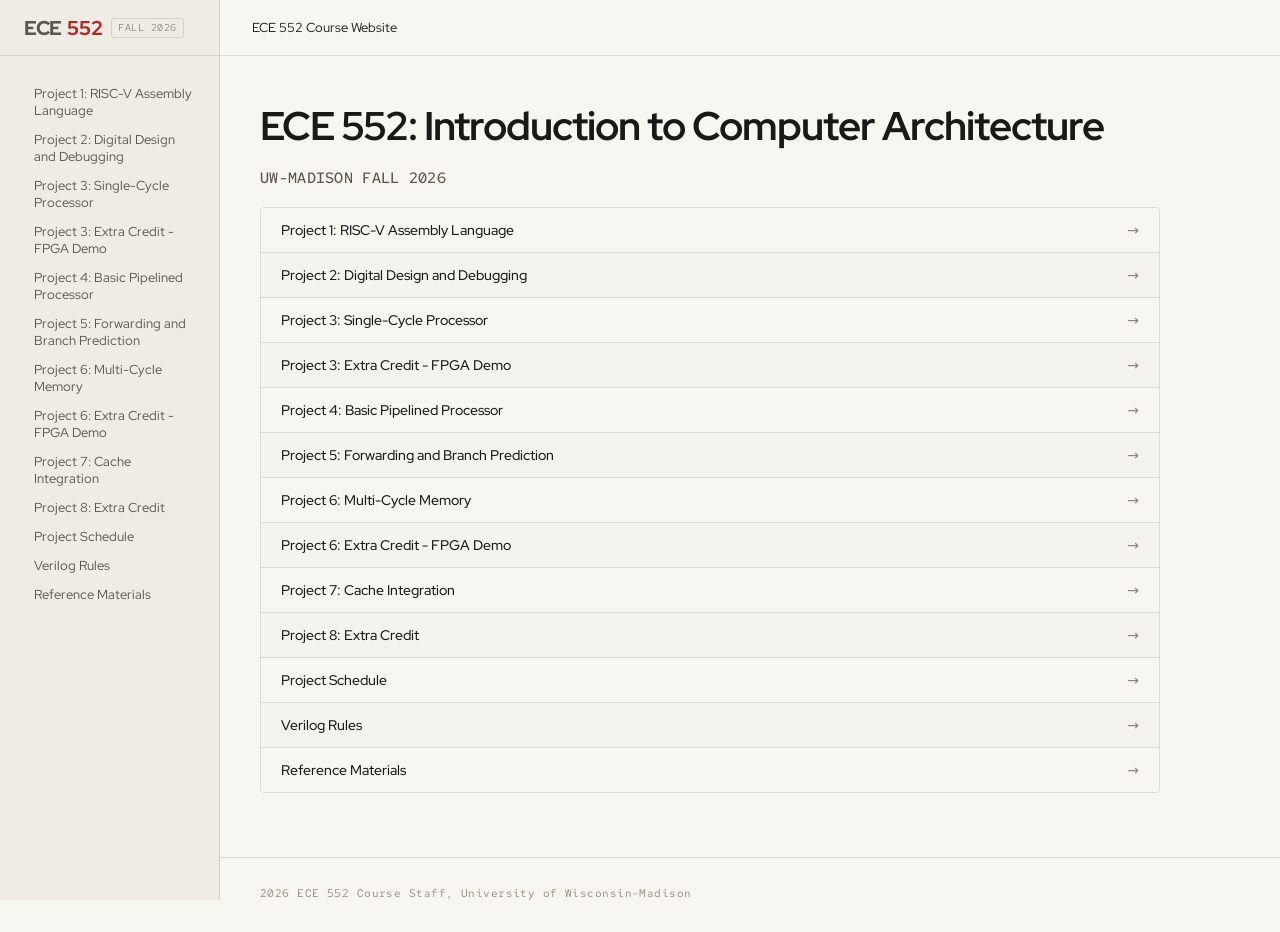
<file: index.html>
<!doctype html>
<html lang="en">
    <head>
        <meta charset="utf-8">
        <meta name="viewport" content="width=device-width, initial-scale=1.0">
        <title>ECE 552 Course Website</title>
        <link rel="stylesheet" href="/styles/site.css">

        <link rel="preconnect" href="https://fonts.googleapis.com">
        <link rel="preconnect" href="https://fonts.gstatic.com" crossorigin>
        <link href="https://fonts.googleapis.com/css2?family=Red+Hat+Display:ital,wght@0,300;0,400;0,500;0,600;0,700;0,800;1,500;1,600&family=Red+Hat+Mono:wght@300;400;500;600&display=swap" rel="stylesheet">
    </head>

    <body>
        <div class="wa-docs-shell">
            <aside class="wa-docs-rail">
                
                <div class="wa-docs-rail-head">
                    <a class="wa-wordmark" href="/"><span class="wisc">ECE</span><span class="arch">552</span></a>
                    <span class="wa-docs-rail-version">Fall 2026</span>
                </div>

                
                <button type="button" class="wa-docs-disclosure-summary" aria-expanded="false" aria-controls="wa-docs-rail-nav" data-disclosure>
                    <span class="wa-docs-disclosure-label">ECE 552 Course Website</span>
                    <span class="wa-docs-disclosure-icon" aria-hidden="true">+</span>
                </button>

                <nav id="wa-docs-rail-nav" class="wa-docs-rail-nav" aria-label="ECE 552 Course Website" data-mobile-hidden>
                    
                    
                    <a class="wa-docs-rail-link" href="/project1/">Project 1: RISC-V Assembly Language</a>
                    
                    <a class="wa-docs-rail-link" href="/project2/">Project 2: Digital Design and Debugging</a>
                    
                    <a class="wa-docs-rail-link" href="/project3/">Project 3: Single-Cycle Processor</a>
                    
                    <a class="wa-docs-rail-link" href="/project3_ec/">Project 3: Extra Credit - FPGA Demo</a>
                    
                    <a class="wa-docs-rail-link" href="/project4/">Project 4: Basic Pipelined Processor</a>
                    
                    <a class="wa-docs-rail-link" href="/project5/">Project 5: Forwarding and Branch Prediction</a>
                    
                    <a class="wa-docs-rail-link" href="/project6/">Project 6: Multi-Cycle Memory</a>
                    
                    <a class="wa-docs-rail-link" href="/project6_ec/">Project 6: Extra Credit - FPGA Demo</a>
                    
                    <a class="wa-docs-rail-link" href="/project7/">Project 7: Cache Integration</a>
                    
                    <a class="wa-docs-rail-link" href="/project8/">Project 8: Extra Credit</a>
                    
                    <a class="wa-docs-rail-link" href="/schedule/">Project Schedule</a>
                    <a class="wa-docs-rail-link" href="/rules/">Verilog Rules</a>
                    <a class="wa-docs-rail-link" href="/html/reference.html">Reference Materials</a>
                </nav>
            </aside>

            <main class="wa-docs-main">
                <div class="wa-docs-topbar">
                    <div class="wa-docs-breadcrumb">
                        
                        <span class="crumb-cur">ECE 552 Course Website</span>
                    </div>
                    
                </div>

                <div class="wa-docs-content is-single-column">
                    <article class="wa-docs-article">
                        
                        <h1 class="wa-docs-h1">ECE 552: Introduction to Computer Architecture</h1>
                        <p class="wa-docs-page-tag">UW-Madison Fall 2026</p>

                        
<div class="wa-docs-quicklinks">
    
    <a class="wa-docs-quicklinks-row" href="/project1/">
        <span class="label">Project 1: RISC-V Assembly Language</span>
        <span class="arrow" aria-hidden="true">&rarr;</span>
    </a>
    
    <a class="wa-docs-quicklinks-row" href="/project2/">
        <span class="label">Project 2: Digital Design and Debugging</span>
        <span class="arrow" aria-hidden="true">&rarr;</span>
    </a>
    
    <a class="wa-docs-quicklinks-row" href="/project3/">
        <span class="label">Project 3: Single-Cycle Processor</span>
        <span class="arrow" aria-hidden="true">&rarr;</span>
    </a>
    
    <a class="wa-docs-quicklinks-row" href="/project3_ec/">
        <span class="label">Project 3: Extra Credit - FPGA Demo</span>
        <span class="arrow" aria-hidden="true">&rarr;</span>
    </a>
    
    <a class="wa-docs-quicklinks-row" href="/project4/">
        <span class="label">Project 4: Basic Pipelined Processor</span>
        <span class="arrow" aria-hidden="true">&rarr;</span>
    </a>
    
    <a class="wa-docs-quicklinks-row" href="/project5/">
        <span class="label">Project 5: Forwarding and Branch Prediction</span>
        <span class="arrow" aria-hidden="true">&rarr;</span>
    </a>
    
    <a class="wa-docs-quicklinks-row" href="/project6/">
        <span class="label">Project 6: Multi-Cycle Memory</span>
        <span class="arrow" aria-hidden="true">&rarr;</span>
    </a>
    
    <a class="wa-docs-quicklinks-row" href="/project6_ec/">
        <span class="label">Project 6: Extra Credit - FPGA Demo</span>
        <span class="arrow" aria-hidden="true">&rarr;</span>
    </a>
    
    <a class="wa-docs-quicklinks-row" href="/project7/">
        <span class="label">Project 7: Cache Integration</span>
        <span class="arrow" aria-hidden="true">&rarr;</span>
    </a>
    
    <a class="wa-docs-quicklinks-row" href="/project8/">
        <span class="label">Project 8: Extra Credit</span>
        <span class="arrow" aria-hidden="true">&rarr;</span>
    </a>
    

    <a class="wa-docs-quicklinks-row" href="/schedule/">
        <span class="label">Project Schedule</span>
        <span class="arrow" aria-hidden="true">&rarr;</span>
    </a>

    <a class="wa-docs-quicklinks-row" href="/rules/">
        <span class="label">Verilog Rules</span>
        <span class="arrow" aria-hidden="true">&rarr;</span>
    </a>

    <a class="wa-docs-quicklinks-row" href="/html/reference.html">
        <span class="label">Reference Materials</span>
        <span class="arrow" aria-hidden="true">&rarr;</span>
    </a>
</div>


                        
                    </article>

                    
                </div>

                <footer class="wa-docs-footer">
                    <p>2026 ECE 552 Course Staff, University of Wisconsin-Madison</p>
                </footer>
            </main>
        </div>

        
        <script>
            (function () {
                var btn = document.querySelector('[data-disclosure]');
                var nav = document.getElementById('wa-docs-rail-nav');
                if (!btn || !nav) return;
                btn.addEventListener('click', function () {
                    var hidden = nav.hasAttribute('data-mobile-hidden');
                    if (hidden) {
                        nav.removeAttribute('data-mobile-hidden');
                    } else {
                        nav.setAttribute('data-mobile-hidden', '');
                    }
                    btn.setAttribute('aria-expanded', hidden ? 'true' : 'false');
                    btn.querySelector('.wa-docs-disclosure-icon').textContent = hidden ? '×' : '+';
                });
            })();
        </script>
    </body>
</html>
</file>
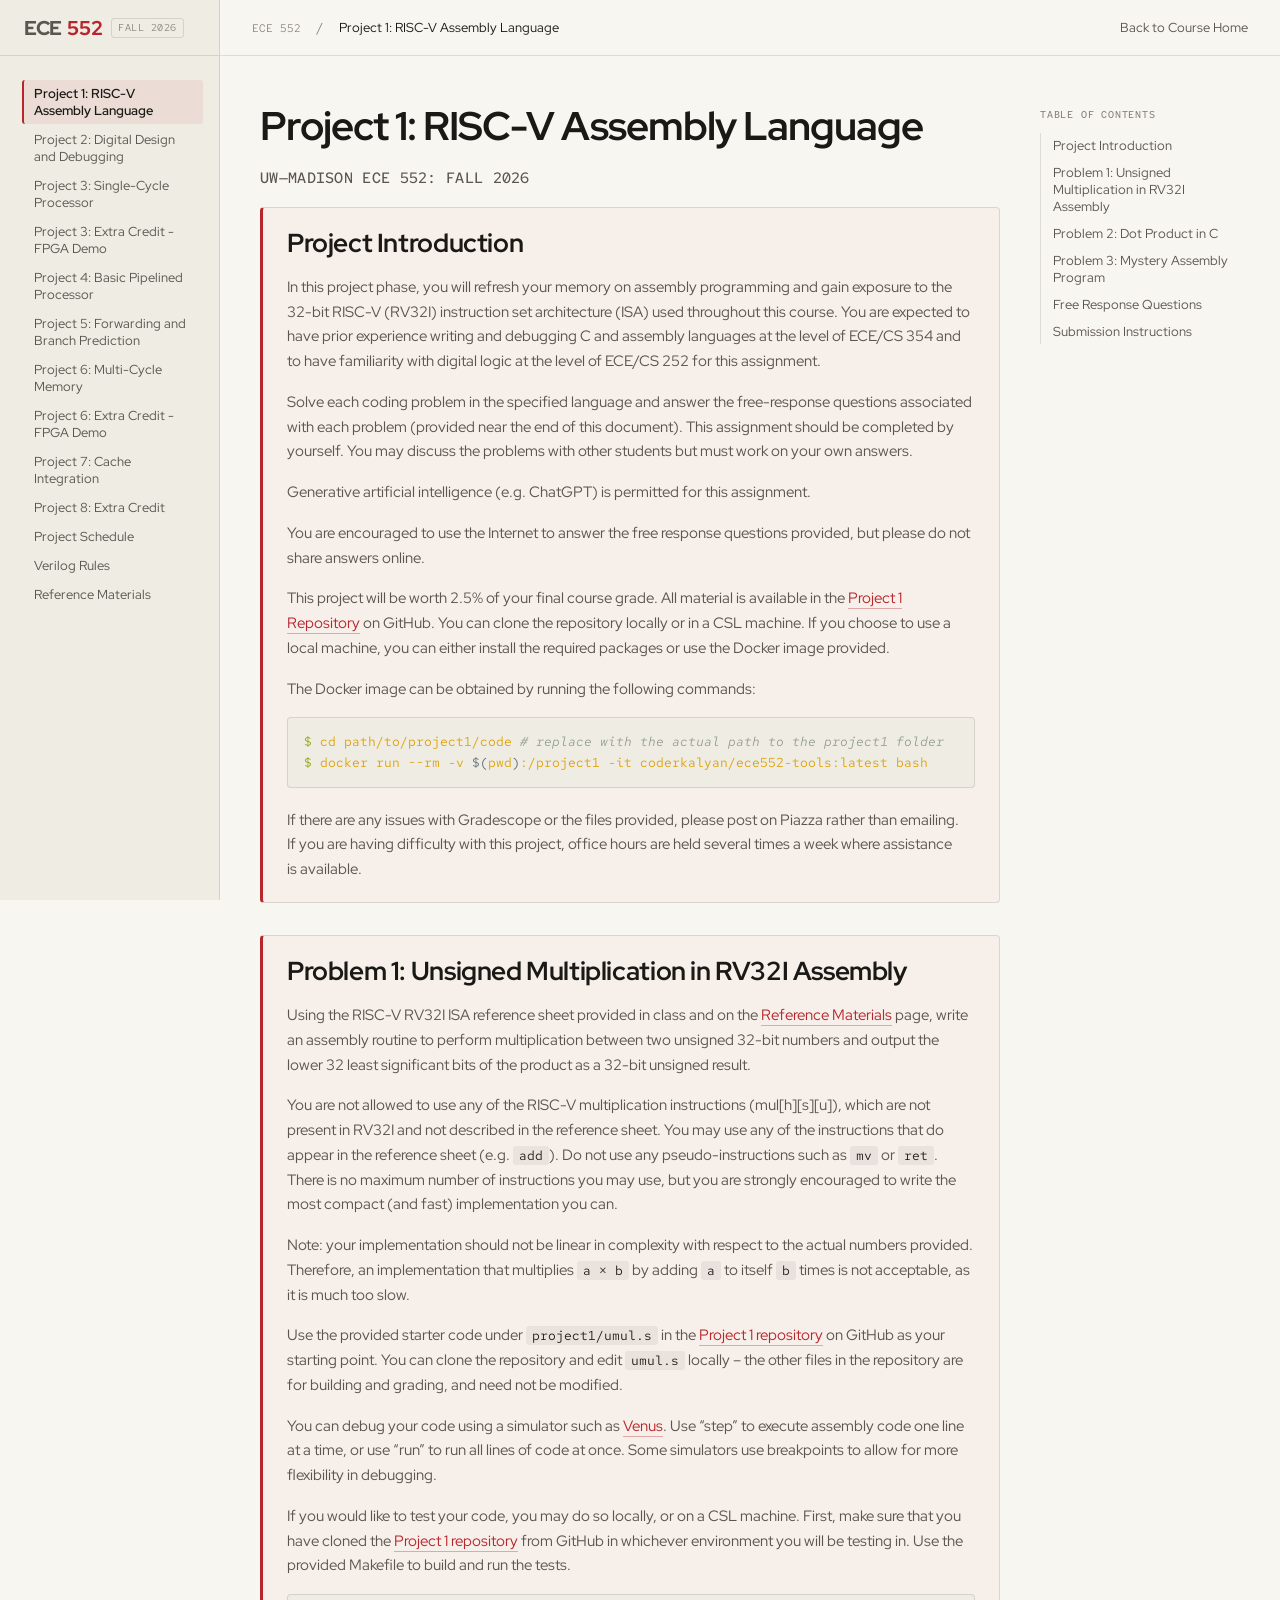
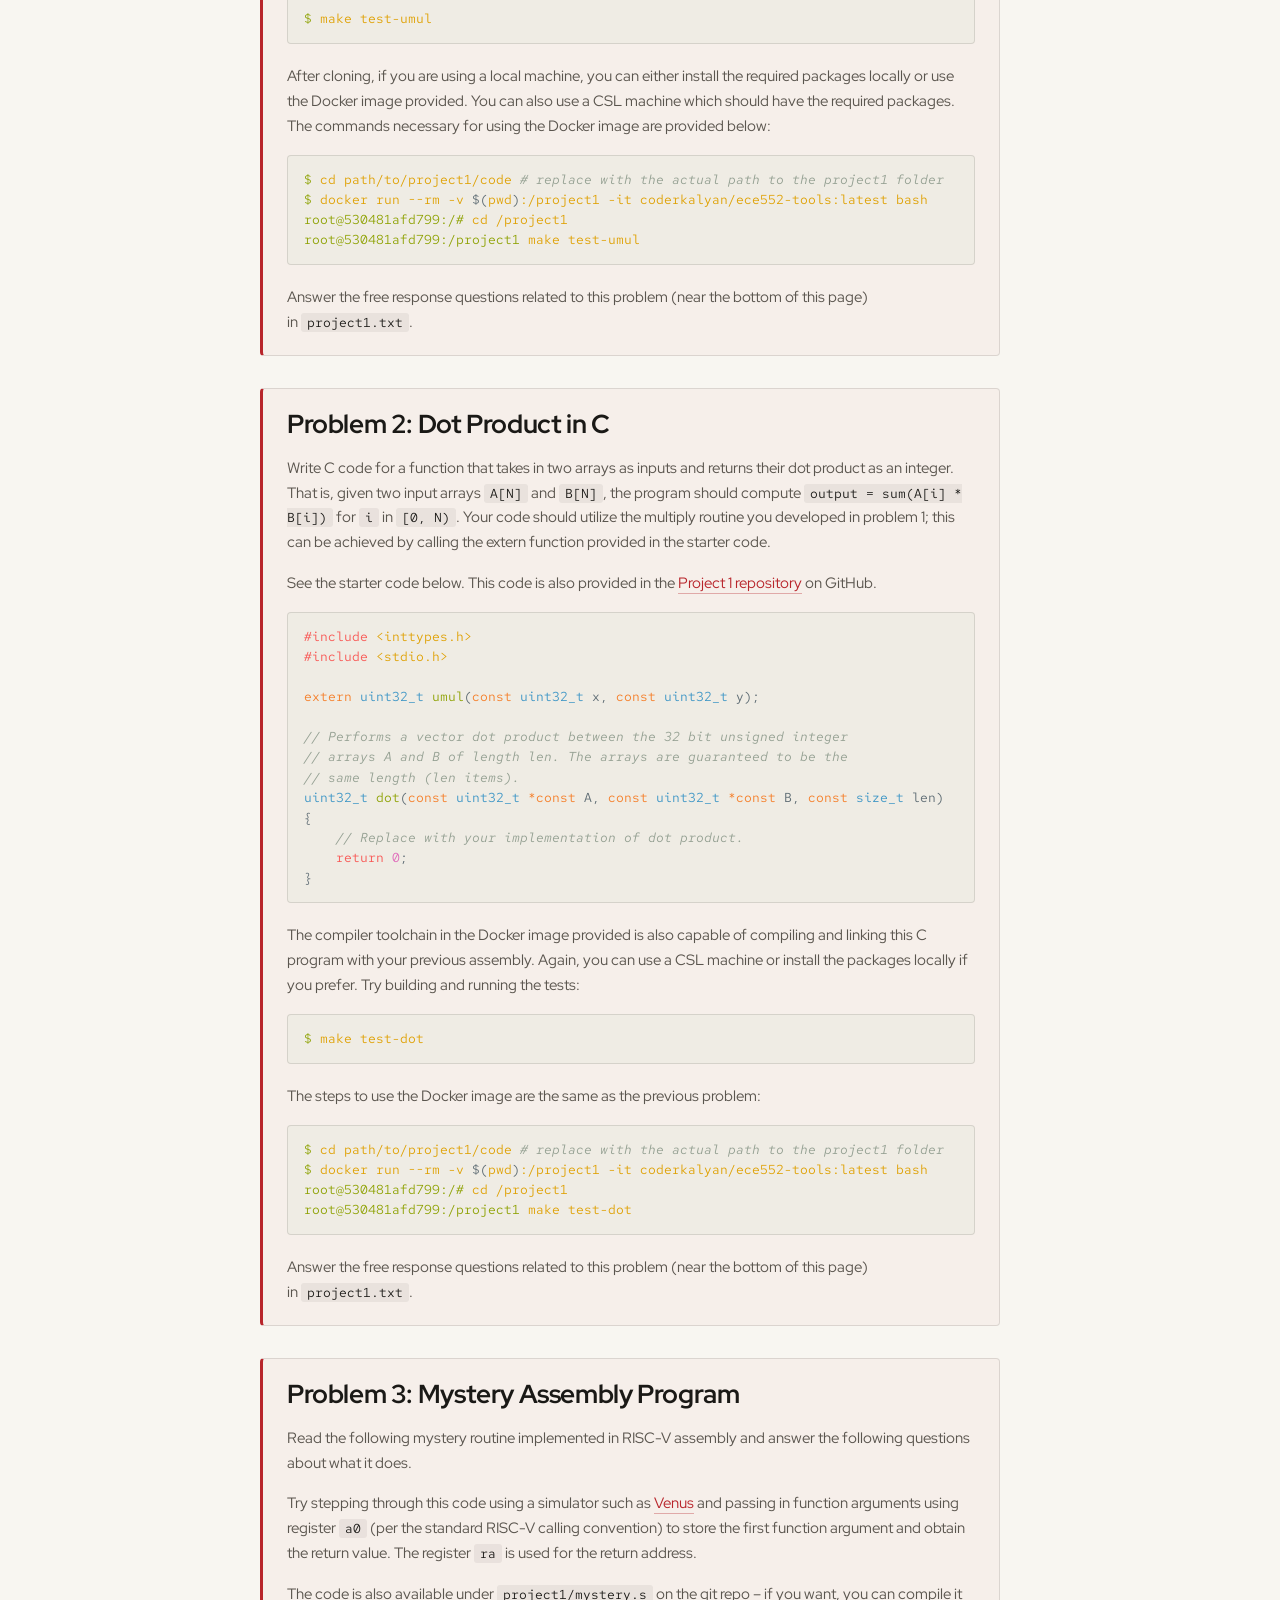
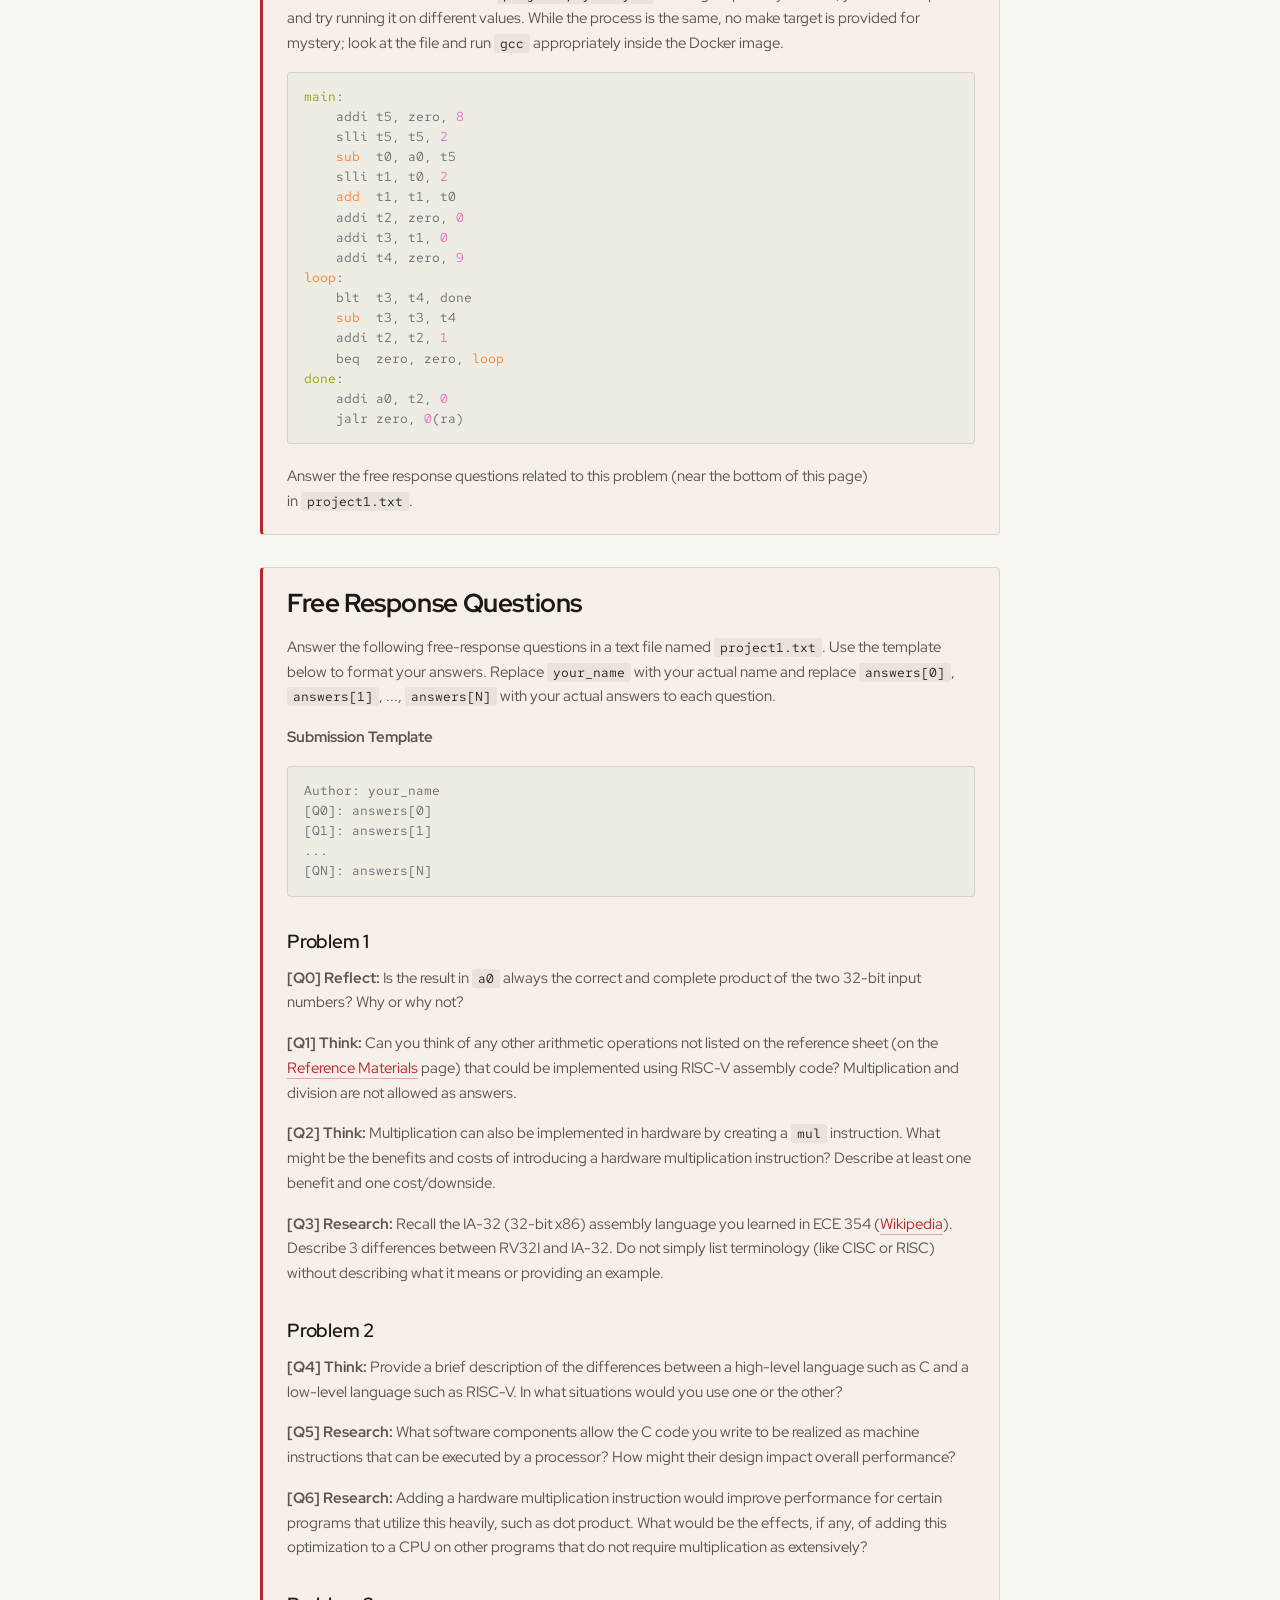
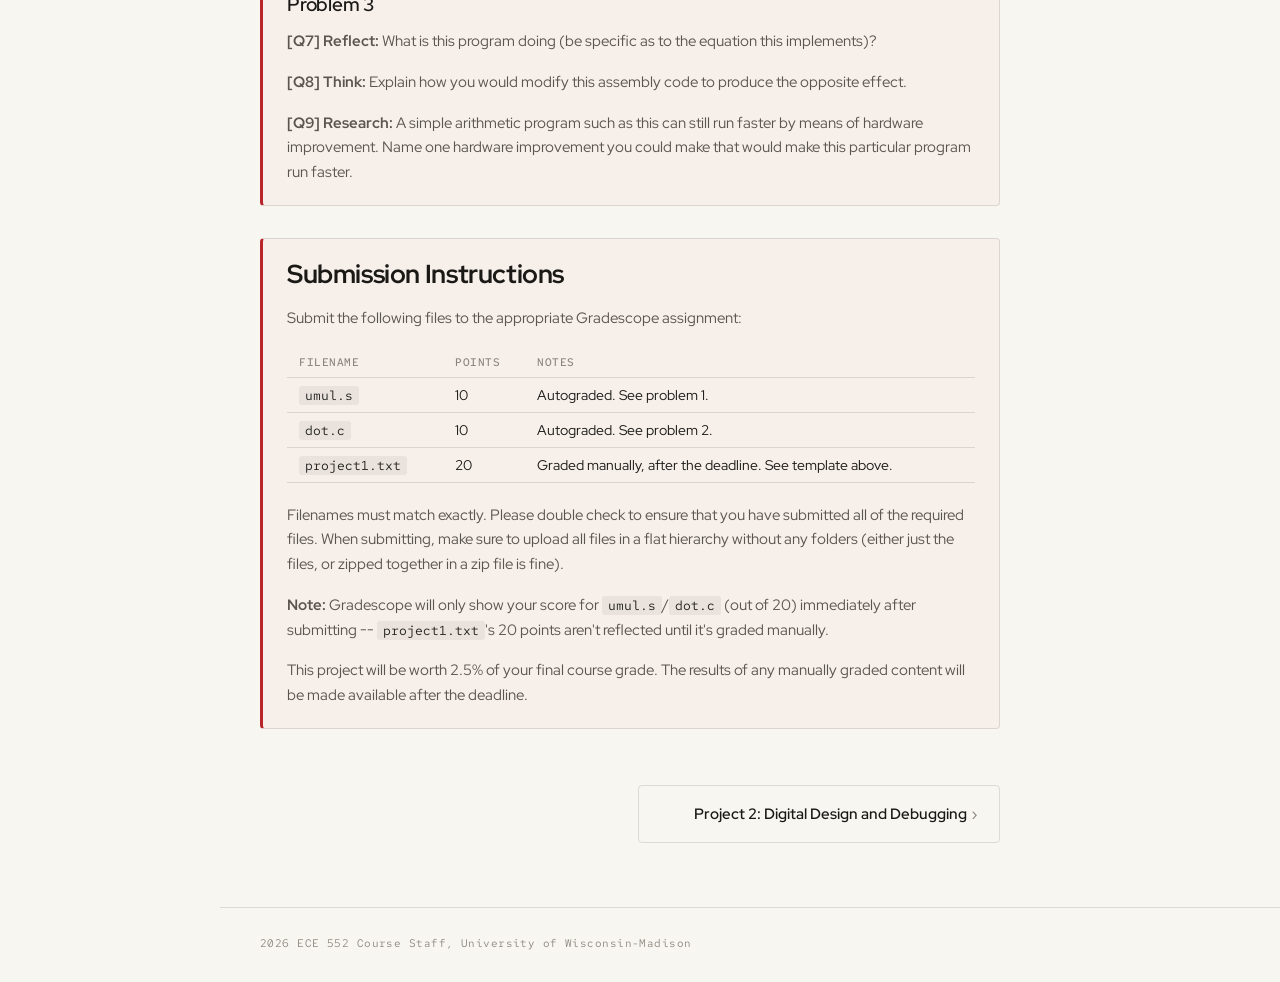
<file: project1/index.html>
<!doctype html>
<html lang="en">
    <head>
        <meta charset="utf-8">
        <meta name="viewport" content="width=device-width, initial-scale=1.0">
        <title>Project 1: RISC-V Assembly Language</title>
        <link rel="stylesheet" href="/styles/site.css">

        <link rel="preconnect" href="https://fonts.googleapis.com">
        <link rel="preconnect" href="https://fonts.gstatic.com" crossorigin>
        <link href="https://fonts.googleapis.com/css2?family=Red+Hat+Display:ital,wght@0,300;0,400;0,500;0,600;0,700;0,800;1,500;1,600&family=Red+Hat+Mono:wght@300;400;500;600&display=swap" rel="stylesheet">
    </head>

    <body>
        <div class="wa-docs-shell">
            <aside class="wa-docs-rail">
                
                <div class="wa-docs-rail-head">
                    <a class="wa-wordmark" href="/"><span class="wisc">ECE</span><span class="arch">552</span></a>
                    <span class="wa-docs-rail-version">Fall 2026</span>
                </div>

                
                <button type="button" class="wa-docs-disclosure-summary" aria-expanded="false" aria-controls="wa-docs-rail-nav" data-disclosure>
                    <span class="wa-docs-disclosure-label">Project 1: RISC-V Assembly Language</span>
                    <span class="wa-docs-disclosure-icon" aria-hidden="true">+</span>
                </button>

                <nav id="wa-docs-rail-nav" class="wa-docs-rail-nav" aria-label="Project 1: RISC-V Assembly Language" data-mobile-hidden>
                    
                    
                    <a class="wa-docs-rail-link is-active" href="/project1/">Project 1: RISC-V Assembly Language</a>
                    
                    <a class="wa-docs-rail-link" href="/project2/">Project 2: Digital Design and Debugging</a>
                    
                    <a class="wa-docs-rail-link" href="/project3/">Project 3: Single-Cycle Processor</a>
                    
                    <a class="wa-docs-rail-link" href="/project3_ec/">Project 3: Extra Credit - FPGA Demo</a>
                    
                    <a class="wa-docs-rail-link" href="/project4/">Project 4: Basic Pipelined Processor</a>
                    
                    <a class="wa-docs-rail-link" href="/project5/">Project 5: Forwarding and Branch Prediction</a>
                    
                    <a class="wa-docs-rail-link" href="/project6/">Project 6: Multi-Cycle Memory</a>
                    
                    <a class="wa-docs-rail-link" href="/project6_ec/">Project 6: Extra Credit - FPGA Demo</a>
                    
                    <a class="wa-docs-rail-link" href="/project7/">Project 7: Cache Integration</a>
                    
                    <a class="wa-docs-rail-link" href="/project8/">Project 8: Extra Credit</a>
                    
                    <a class="wa-docs-rail-link" href="/schedule/">Project Schedule</a>
                    <a class="wa-docs-rail-link" href="/rules/">Verilog Rules</a>
                    <a class="wa-docs-rail-link" href="/html/reference.html">Reference Materials</a>
                </nav>
            </aside>

            <main class="wa-docs-main">
                <div class="wa-docs-topbar">
                    <div class="wa-docs-breadcrumb">
                        
                        <span class="crumb-mono">ECE 552</span>
                        <span class="crumb-sep" aria-hidden="true">/</span>
                        
                        <span class="crumb-cur">Project 1: RISC-V Assembly Language</span>
                    </div>
                    
                    <div class="wa-docs-topbar-right">
                        <a class="wa-docs-topbar-link" href="/">Back to Course Home</a>
                    </div>
                    
                </div>

                <div class="wa-docs-content">
                    <article class="wa-docs-article">
                        
                        <h1 class="wa-docs-h1">Project 1: RISC-V Assembly Language</h1>
                        <p class="wa-docs-page-tag">UW—Madison ECE 552: Fall 2026</p>

                        <div class="instructions-box">
<h2 id="project-introduction" tabindex="-1">Project Introduction</h2>
<p>In this project phase, you will refresh your memory on assembly programming and gain exposure to the 32-bit RISC-V (RV32I) instruction set architecture (ISA) used throughout this course. You are expected to have prior experience writing and debugging C and assembly languages at the level of ECE/CS 354 and to have familiarity with digital logic at the level of ECE/CS 252 for this assignment.</p>
<p>Solve each coding problem in the specified language and answer the free-response questions associated with each problem (provided near the end of this document). This assignment should be completed by yourself. You may discuss the problems with other students but must work on your own answers.</p>
<p>Generative artificial intelligence (e.g. ChatGPT) is permitted for this assignment.</p>
<p>You are encouraged to use the Internet to answer the free response questions provided, but please do not share answers online.</p>
<p>This project will be worth 2.5% of your final course grade. All material is available in the <a href="https://github.com/wiscarch/riscv32i-arch-course-starter-fa26/tree/main/project1">Project 1 Repository</a> on GitHub. You can clone the repository locally or in a CSL machine. If you choose to use a local machine, you can either install the required packages or use the Docker image provided.</p>
<p>The Docker image can be obtained by running the following commands:</p>
<pre class="shiki everforest-light" style="background-color:#efece4;color:#5c6a72" tabindex="0"><code><span class="line"><span style="color:#8DA101">$</span><span style="color:#DFA000"> cd</span><span style="color:#DFA000"> path/to/project1/code</span><span style="color:#939F91;font-style:italic"> # replace with the actual path to the project1 folder</span></span>
<span class="line"><span style="color:#8DA101">$</span><span style="color:#DFA000"> docker</span><span style="color:#DFA000"> run</span><span style="color:#DFA000"> --rm</span><span style="color:#DFA000"> -v</span><span style="color:#5C6A72"> $(</span><span style="color:#DFA000">pwd</span><span style="color:#5C6A72">)</span><span style="color:#DFA000">:/project1</span><span style="color:#DFA000"> -it</span><span style="color:#DFA000"> coderkalyan/ece552-tools:latest</span><span style="color:#DFA000"> bash</span></span>
<span class="line"></span></code></pre>
<p>If there are any issues with Gradescope or the files provided, please post on Piazza rather than emailing. If you are having difficulty with this project, office hours are held several times a week where assistance is available.</p>
</div>
<div class="instructions-box">
<h2 id="problem-1-unsigned-multiplication-in-rv32i-assembly" tabindex="-1">Problem 1: Unsigned Multiplication in RV32I Assembly</h2>
<p>Using the RISC-V RV32I ISA reference sheet provided in class and on the <a href="../html/reference.html">Reference Materials</a> page, write an assembly routine to perform multiplication between two unsigned 32-bit numbers and output the lower 32 least significant bits of the product as a 32-bit unsigned result.</p>
<p>You are not allowed to use any of the RISC-V multiplication instructions (mul[h][s][u]), which are not present in RV32I and not described in the reference sheet. You may use any of the instructions that do appear in the reference sheet (e.g. <code>add</code>). Do not use any pseudo-instructions such as <code>mv</code> or <code>ret</code>. There is no maximum number of instructions you may use, but you are strongly encouraged to write the most compact (and fast) implementation you can.</p>
<p>Note: your implementation should not be linear in complexity with respect to the actual numbers provided. Therefore, an implementation that multiplies <code>a × b</code> by adding <code>a</code> to itself <code>b</code> times is not acceptable, as it is much too slow.</p>
<p>Use the provided starter code under <code>project1/umul.s</code> in the <a href="https://github.com/wiscarch/riscv32i-arch-course-starter-fa26/tree/main/project1">Project 1 repository</a> on GitHub as your starting point. You can clone the repository and edit <code>umul.s</code> locally – the other files in the repository are for building and grading, and need not be modified.</p>
<p>You can debug your code using a simulator such as <a href="https://venus.kvakil.me/">Venus</a>. Use “step” to execute assembly code one line at a time, or use “run” to run all lines of code at once. Some simulators use breakpoints to allow for more flexibility in debugging.</p>
<p>If you would like to test your code, you may do so locally, or on a CSL machine. First, make sure that you have cloned the <a href="https://github.com/wiscarch/riscv32i-arch-course-starter-fa26/tree/main/project1">Project 1 repository</a> from GitHub in whichever environment you will be testing in. Use the provided Makefile to build and run the tests.</p>
<pre class="shiki everforest-light" style="background-color:#efece4;color:#5c6a72" tabindex="0"><code><span class="line"><span style="color:#8DA101">$</span><span style="color:#DFA000"> make</span><span style="color:#DFA000"> test-umul</span></span>
<span class="line"></span></code></pre>
<p>After cloning, if you are using a local machine, you can either install the required packages locally or use the Docker image provided. You can also use a CSL machine which should have the required packages. The commands necessary for using the Docker image are provided below:</p>
<pre class="shiki everforest-light" style="background-color:#efece4;color:#5c6a72" tabindex="0"><code><span class="line"><span style="color:#8DA101">$</span><span style="color:#DFA000"> cd</span><span style="color:#DFA000"> path/to/project1/code</span><span style="color:#939F91;font-style:italic"> # replace with the actual path to the project1 folder</span></span>
<span class="line"><span style="color:#8DA101">$</span><span style="color:#DFA000"> docker</span><span style="color:#DFA000"> run</span><span style="color:#DFA000"> --rm</span><span style="color:#DFA000"> -v</span><span style="color:#5C6A72"> $(</span><span style="color:#DFA000">pwd</span><span style="color:#5C6A72">)</span><span style="color:#DFA000">:/project1</span><span style="color:#DFA000"> -it</span><span style="color:#DFA000"> coderkalyan/ece552-tools:latest</span><span style="color:#DFA000"> bash</span></span>
<span class="line"><span style="color:#8DA101">root@530481afd799:/#</span><span style="color:#DFA000"> cd</span><span style="color:#DFA000"> /project1</span></span>
<span class="line"><span style="color:#8DA101">root@530481afd799:/project1</span><span style="color:#DFA000"> make</span><span style="color:#DFA000"> test-umul</span></span>
<span class="line"></span></code></pre>
<p>Answer the free response questions related to this problem (near the bottom of this page) in <code>project1.txt</code>.</p>
</div>
<div class="instructions-box">
<h2 id="problem-2-dot-product-in-c" tabindex="-1">Problem 2: Dot Product in C</h2>
<p>Write C code for a function that takes in two arrays as inputs and returns their dot product as an integer. That is, given two input arrays <code>A[N]</code> and <code>B[N]</code>, the program should compute <code>output = sum(A[i] * B[i])</code> for <code>i</code> in <code>[0, N)</code>. Your code should utilize the multiply routine you developed in problem 1; this can be achieved by calling the extern function provided in the starter code.</p>
<p>See the starter code below. This code is also provided in the <a href="https://github.com/wiscarch/riscv32i-arch-course-starter-fa26/tree/main/project1">Project 1 repository</a> on GitHub.</p>
<pre class="shiki everforest-light" style="background-color:#efece4;color:#5c6a72" tabindex="0"><code><span class="line"><span style="color:#F85552">#include</span><span style="color:#DFA000"> &#x3C;inttypes.h></span></span>
<span class="line"><span style="color:#F85552">#include</span><span style="color:#DFA000"> &#x3C;stdio.h></span></span>
<span class="line"></span>
<span class="line"><span style="color:#F57D26">extern</span><span style="color:#3A94C5"> uint32_t</span><span style="color:#8DA101"> umul</span><span style="color:#5C6A72">(</span><span style="color:#F57D26">const</span><span style="color:#3A94C5"> uint32_t</span><span style="color:#5C6A72"> x, </span><span style="color:#F57D26">const</span><span style="color:#3A94C5"> uint32_t</span><span style="color:#5C6A72"> y);</span></span>
<span class="line"></span>
<span class="line"><span style="color:#939F91;font-style:italic">// Performs a vector dot product between the 32 bit unsigned integer</span></span>
<span class="line"><span style="color:#939F91;font-style:italic">// arrays A and B of length len. The arrays are guaranteed to be the</span></span>
<span class="line"><span style="color:#939F91;font-style:italic">// same length (len items).</span></span>
<span class="line"><span style="color:#3A94C5">uint32_t</span><span style="color:#8DA101"> dot</span><span style="color:#5C6A72">(</span><span style="color:#F57D26">const</span><span style="color:#3A94C5"> uint32_t</span><span style="color:#F57D26"> *const</span><span style="color:#5C6A72"> A, </span><span style="color:#F57D26">const</span><span style="color:#3A94C5"> uint32_t</span><span style="color:#F57D26"> *const</span><span style="color:#5C6A72"> B, </span><span style="color:#F57D26">const</span><span style="color:#3A94C5"> size_t</span><span style="color:#5C6A72"> len)</span></span>
<span class="line"><span style="color:#5C6A72">{</span></span>
<span class="line"><span style="color:#939F91;font-style:italic">    // Replace with your implementation of dot product.</span></span>
<span class="line"><span style="color:#F85552">    return</span><span style="color:#DF69BA"> 0</span><span style="color:#5C6A72">;</span></span>
<span class="line"><span style="color:#5C6A72">}</span></span>
<span class="line"></span></code></pre>
<p>The compiler toolchain in the Docker image provided is also capable of compiling and linking this C program with your previous assembly. Again, you can use a CSL machine or install the packages locally if you prefer. Try building and running the tests:</p>
<pre class="shiki everforest-light" style="background-color:#efece4;color:#5c6a72" tabindex="0"><code><span class="line"><span style="color:#8DA101">$</span><span style="color:#DFA000"> make</span><span style="color:#DFA000"> test-dot</span></span>
<span class="line"></span></code></pre>
<p>The steps to use the Docker image are the same as the previous problem:</p>
<pre class="shiki everforest-light" style="background-color:#efece4;color:#5c6a72" tabindex="0"><code><span class="line"><span style="color:#8DA101">$</span><span style="color:#DFA000"> cd</span><span style="color:#DFA000"> path/to/project1/code</span><span style="color:#939F91;font-style:italic"> # replace with the actual path to the project1 folder</span></span>
<span class="line"><span style="color:#8DA101">$</span><span style="color:#DFA000"> docker</span><span style="color:#DFA000"> run</span><span style="color:#DFA000"> --rm</span><span style="color:#DFA000"> -v</span><span style="color:#5C6A72"> $(</span><span style="color:#DFA000">pwd</span><span style="color:#5C6A72">)</span><span style="color:#DFA000">:/project1</span><span style="color:#DFA000"> -it</span><span style="color:#DFA000"> coderkalyan/ece552-tools:latest</span><span style="color:#DFA000"> bash</span></span>
<span class="line"><span style="color:#8DA101">root@530481afd799:/#</span><span style="color:#DFA000"> cd</span><span style="color:#DFA000"> /project1</span></span>
<span class="line"><span style="color:#8DA101">root@530481afd799:/project1</span><span style="color:#DFA000"> make</span><span style="color:#DFA000"> test-dot</span></span>
<span class="line"></span></code></pre>
<p>Answer the free response questions related to this problem (near the bottom of this page) in <code>project1.txt</code>.</p>
</div>
<div class="instructions-box">
<h2 id="problem-3-mystery-assembly-program" tabindex="-1">Problem 3: Mystery Assembly Program</h2>
<p>Read the following mystery routine implemented in RISC-V assembly and answer the following questions about what it does.</p>
<p>Try stepping through this code using a simulator such as <a href="https://venus.kvakil.me/">Venus</a> and passing in function arguments using register <code>a0</code> (per the standard RISC-V calling convention) to store the first function argument and obtain the return value. The register <code>ra</code> is used for the return address.</p>
<p>The code is also available under <code>project1/mystery.s</code> on the git repo – if you want, you can compile it and try running it on different values. While the process is the same, no make target is provided for mystery; look at the file and run <code>gcc</code> appropriately inside the Docker image.</p>
<pre class="shiki everforest-light" style="background-color:#efece4;color:#5c6a72" tabindex="0"><code><span class="line"><span style="color:#8DA101">main</span><span style="color:#5C6A72">:</span></span>
<span class="line"><span style="color:#5C6A72">    addi t5, zero, </span><span style="color:#DF69BA">8</span></span>
<span class="line"><span style="color:#5C6A72">    slli t5, t5, </span><span style="color:#DF69BA">2</span></span>
<span class="line"><span style="color:#F57D26">    sub</span><span style="color:#5C6A72">  t0, a0, t5</span></span>
<span class="line"><span style="color:#5C6A72">    slli t1, t0, </span><span style="color:#DF69BA">2</span></span>
<span class="line"><span style="color:#F57D26">    add</span><span style="color:#5C6A72">  t1, t1, t0</span></span>
<span class="line"><span style="color:#5C6A72">    addi t2, zero, </span><span style="color:#DF69BA">0</span></span>
<span class="line"><span style="color:#5C6A72">    addi t3, t1, </span><span style="color:#DF69BA">0</span></span>
<span class="line"><span style="color:#5C6A72">    addi t4, zero, </span><span style="color:#DF69BA">9</span></span>
<span class="line"><span style="color:#F57D26">loop</span><span style="color:#5C6A72">:</span></span>
<span class="line"><span style="color:#5C6A72">    blt  t3, t4, done</span></span>
<span class="line"><span style="color:#F57D26">    sub</span><span style="color:#5C6A72">  t3, t3, t4</span></span>
<span class="line"><span style="color:#5C6A72">    addi t2, t2, </span><span style="color:#DF69BA">1</span></span>
<span class="line"><span style="color:#5C6A72">    beq  zero, zero, </span><span style="color:#F57D26">loop</span></span>
<span class="line"><span style="color:#8DA101">done</span><span style="color:#5C6A72">:</span></span>
<span class="line"><span style="color:#5C6A72">    addi a0, t2, </span><span style="color:#DF69BA">0</span></span>
<span class="line"><span style="color:#5C6A72">    jalr zero, </span><span style="color:#DF69BA">0</span><span style="color:#5C6A72">(ra)</span></span>
<span class="line"></span></code></pre>
<p>Answer the free response questions related to this problem (near the bottom of this page) in <code>project1.txt</code>.</p>
</div>
<div class="instructions-box">
<h2 id="free-response-questions" tabindex="-1">Free Response Questions</h2>
<p>Answer the following free-response questions in a text file named <code>project1.txt</code>. Use the template below to format your answers. Replace <code>your_name</code> with your actual name and replace <code>answers[0]</code>, <code>answers[1]</code>, ..., <code>answers[N]</code> with your actual answers to each question.</p>
<p><strong>Submission Template</strong></p>
<pre class="shiki everforest-light" style="background-color:#efece4;color:#5c6a72" tabindex="0"><code><span class="line"><span>Author: your_name</span></span>
<span class="line"><span>[Q0]: answers[0]</span></span>
<span class="line"><span>[Q1]: answers[1]</span></span>
<span class="line"><span>...</span></span>
<span class="line"><span>[QN]: answers[N]</span></span>
<span class="line"><span></span></span></code></pre>
<h3 id="problem-1" tabindex="-1">Problem 1</h3>
<p><strong>[Q0] Reflect:</strong> Is the result in <code>a0</code> always the correct and complete product of the two 32-bit input numbers? Why or why not?</p>
<p><strong>[Q1] Think:</strong> Can you think of any other arithmetic operations not listed on the reference sheet (on the <a href="../html/reference.html">Reference Materials</a> page) that could be implemented using RISC-V assembly code? Multiplication and division are not allowed as answers.</p>
<p><strong>[Q2] Think:</strong> Multiplication can also be implemented in hardware by creating a <code>mul</code> instruction. What might be the benefits and costs of introducing a hardware multiplication instruction? Describe at least one benefit and one cost/downside.</p>
<p><strong>[Q3] Research:</strong> Recall the IA-32 (32-bit x86) assembly language you learned in ECE 354 (<a href="https://en.wikipedia.org/wiki/IA-32">Wikipedia</a>). Describe 3 differences between RV32I and IA-32. Do not simply list terminology (like CISC or RISC) without describing what it means or providing an example.</p>
<h3 id="problem-2" tabindex="-1">Problem 2</h3>
<p><strong>[Q4] Think:</strong> Provide a brief description of the differences between a high-level language such as C and a low-level language such as RISC-V. In what situations would you use one or the other?</p>
<p><strong>[Q5] Research:</strong> What software components allow the C code you write to be realized as machine instructions that can be executed by a processor? How might their design impact overall performance?</p>
<p><strong>[Q6] Research:</strong> Adding a hardware multiplication instruction would improve performance for certain programs that utilize this heavily, such as dot product. What would be the effects, if any, of adding this optimization to a CPU on other programs that do not require multiplication as extensively?</p>
<h3 id="problem-3" tabindex="-1">Problem 3</h3>
<p><strong>[Q7] Reflect:</strong> What is this program doing (be specific as to the equation this implements)?</p>
<p><strong>[Q8] Think:</strong> Explain how you would modify this assembly code to produce the opposite effect.</p>
<p><strong>[Q9] Research:</strong> A simple arithmetic program such as this can still run faster by means of hardware improvement. Name one hardware improvement you could make that would make this particular program run faster.</p>
</div>
<div class="instructions-box">
<h2 id="submission-instructions" tabindex="-1">Submission Instructions</h2>
<p>Submit the following files to the appropriate Gradescope assignment:</p>
<div class="table-scroll"><table>
<thead>
<tr>
<th>Filename</th>
<th>Points</th>
<th>Notes</th>
</tr>
</thead>
<tbody>
<tr>
<td><code>umul.s</code></td>
<td>10</td>
<td>Autograded. See problem 1.</td>
</tr>
<tr>
<td><code>dot.c</code></td>
<td>10</td>
<td>Autograded. See problem 2.</td>
</tr>
<tr>
<td><code>project1.txt</code></td>
<td>20</td>
<td>Graded manually, after the deadline. See template above.</td>
</tr>
</tbody>
</table>
</div><p>Filenames must match exactly. Please double check to ensure that you have submitted all of the required files. When submitting, make sure to upload all files in a flat hierarchy without any folders (either just the files, or zipped together in a zip file is fine).</p>
<p><strong>Note:</strong> Gradescope will only show your score for <code>umul.s</code>/<code>dot.c</code> (out of 20) immediately after submitting -- <code>project1.txt</code>'s 20 points aren't reflected until it's graded manually.</p>
<p>This project will be worth 2.5% of your final course grade. The results of any manually graded content will be made available after the deadline.</p>
</div>


                        
                        <nav class="wa-docs-prev-next">
                            
                            
                            <a class="next" href="/project2/">Project 2: Digital Design and Debugging <span class="arrow" aria-hidden="true">&rsaquo;</span></a>
                            
                        </nav>
                        
                    </article>

                    
                    <nav class="wa-docs-toc" aria-label="Table of Contents">
                        <div class="h">Table of Contents</div>
                        <ul class="wa-docs-toc-list">
                            
                            
                            <li><a href="#project-introduction">Project Introduction</a></li>
                            
                            
                            
                            <li><a href="#problem-1-unsigned-multiplication-in-rv32i-assembly">Problem 1: Unsigned Multiplication in RV32I Assembly</a></li>
                            
                            
                            
                            <li><a href="#problem-2-dot-product-in-c">Problem 2: Dot Product in C</a></li>
                            
                            
                            
                            <li><a href="#problem-3-mystery-assembly-program">Problem 3: Mystery Assembly Program</a></li>
                            
                            
                            
                            <li>
                                <details>
                                    <summary><a href="#free-response-questions">Free Response Questions</a></summary>
                                    <ul class="wa-docs-toc-sublist">
                                    
                                        <li><a href="#problem-1">Problem 1</a></li>
                                    
                                        <li><a href="#problem-2">Problem 2</a></li>
                                    
                                        <li><a href="#problem-3">Problem 3</a></li>
                                    
                                    </ul>
                                </details>
                            </li>
                            
                            
                            
                            <li><a href="#submission-instructions">Submission Instructions</a></li>
                            
                            
                        </ul>
                    </nav>
                    
                </div>

                <footer class="wa-docs-footer">
                    <p>2026 ECE 552 Course Staff, University of Wisconsin-Madison</p>
                </footer>
            </main>
        </div>

        
        <script>
            (function () {
                var btn = document.querySelector('[data-disclosure]');
                var nav = document.getElementById('wa-docs-rail-nav');
                if (!btn || !nav) return;
                btn.addEventListener('click', function () {
                    var hidden = nav.hasAttribute('data-mobile-hidden');
                    if (hidden) {
                        nav.removeAttribute('data-mobile-hidden');
                    } else {
                        nav.setAttribute('data-mobile-hidden', '');
                    }
                    btn.setAttribute('aria-expanded', hidden ? 'true' : 'false');
                    btn.querySelector('.wa-docs-disclosure-icon').textContent = hidden ? '×' : '+';
                });
            })();
        </script>
    </body>
</html>
</file>
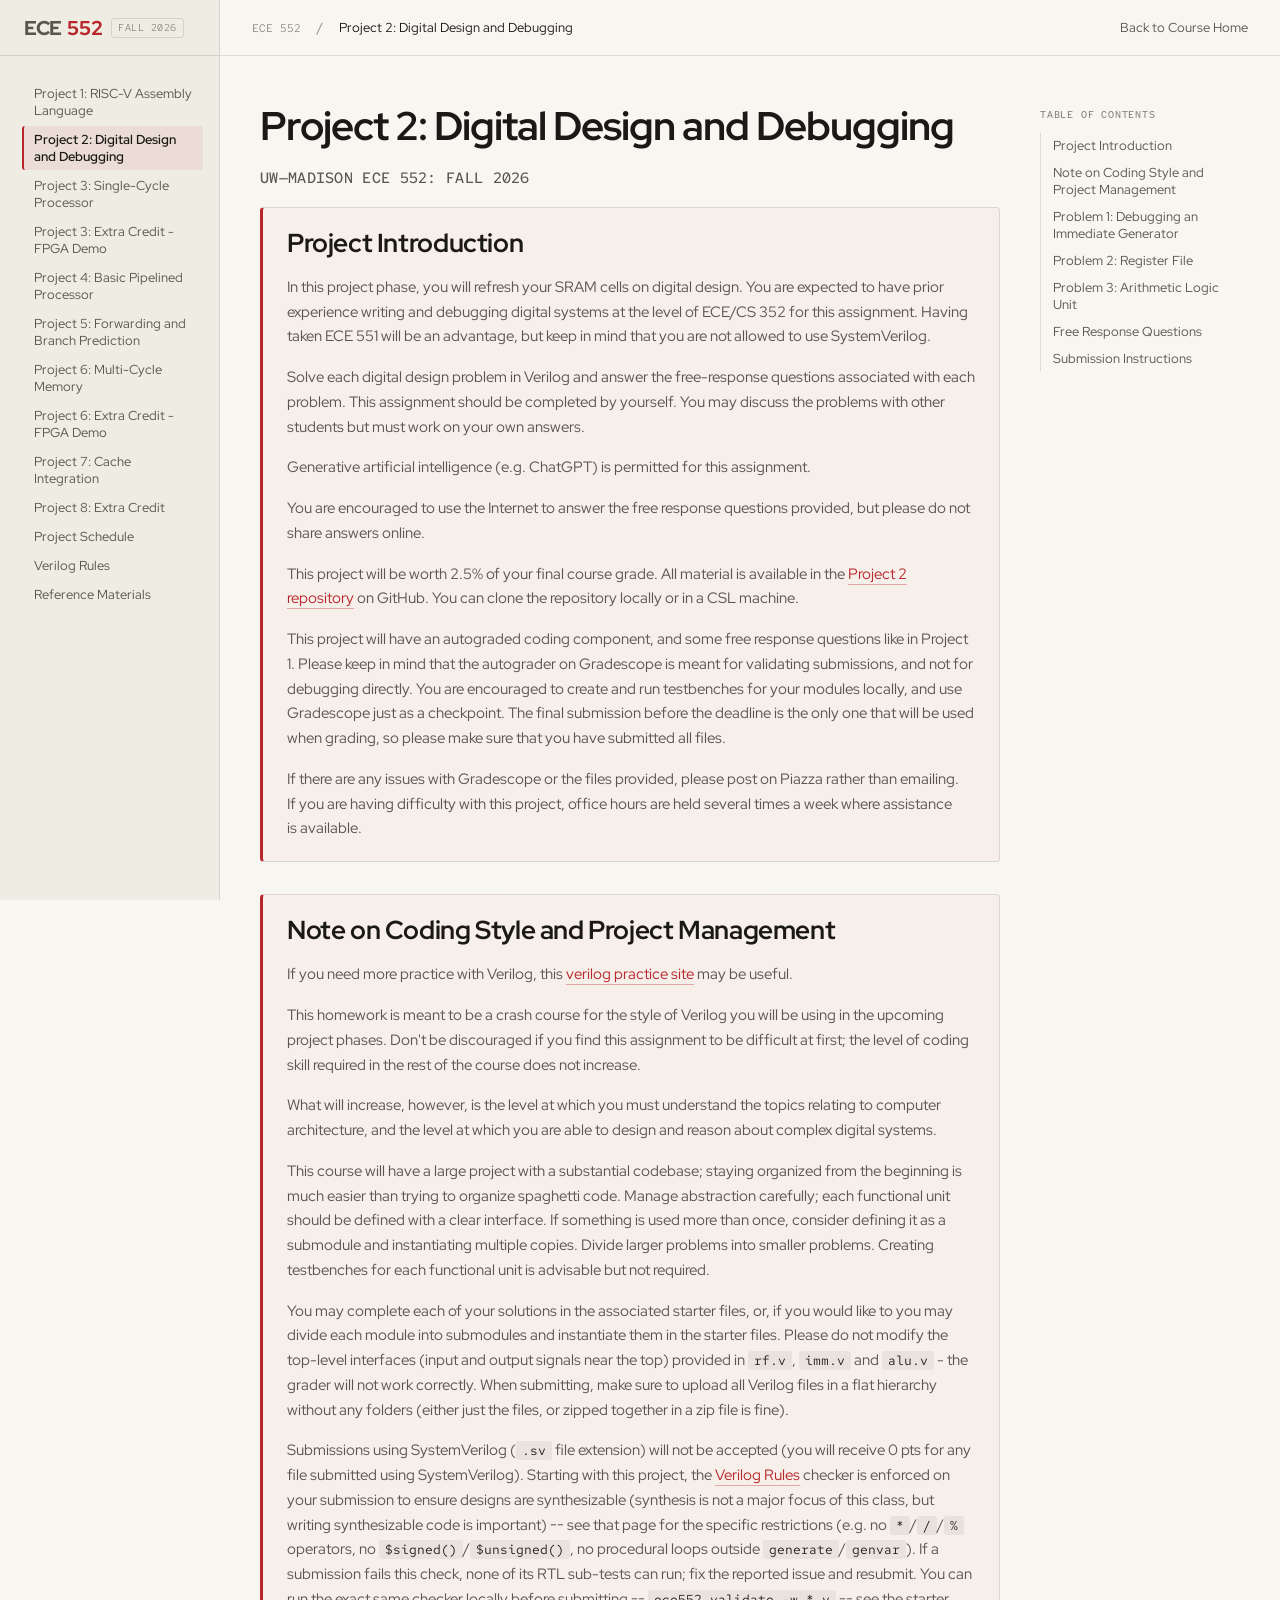
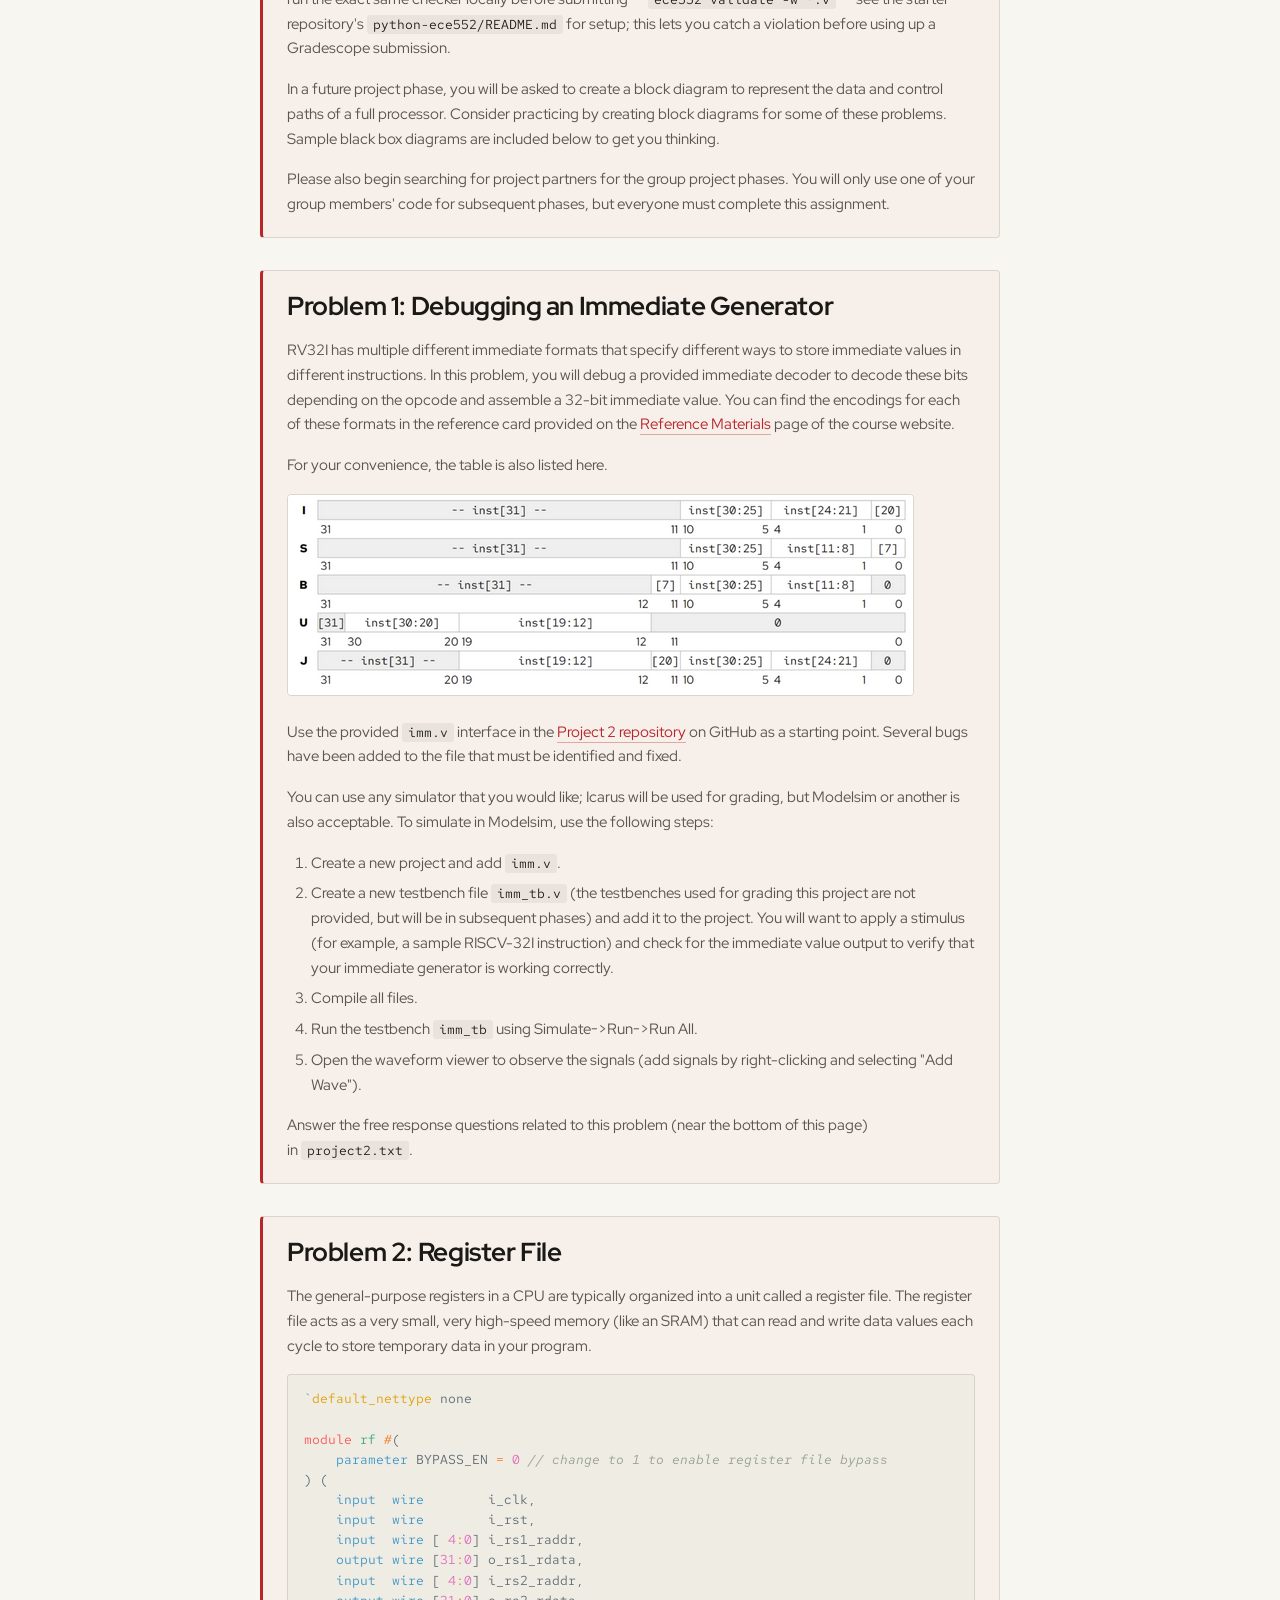
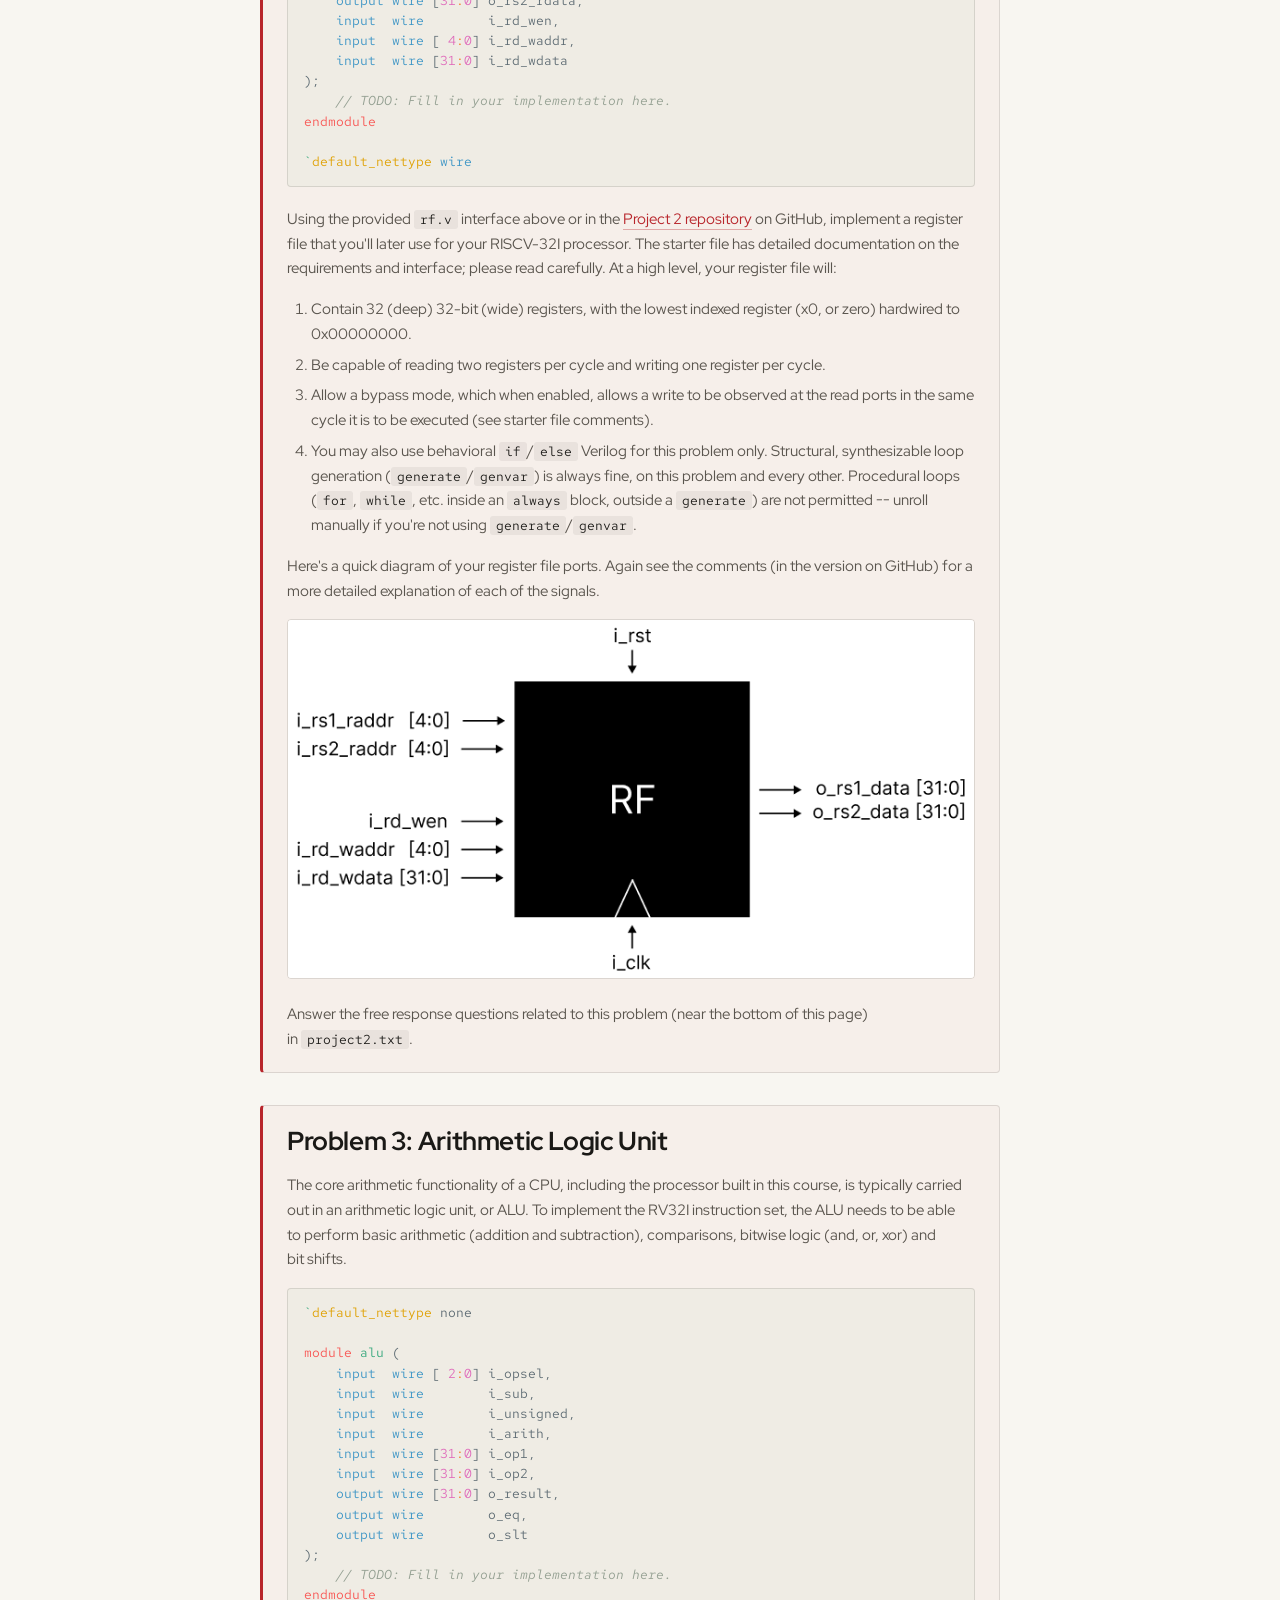
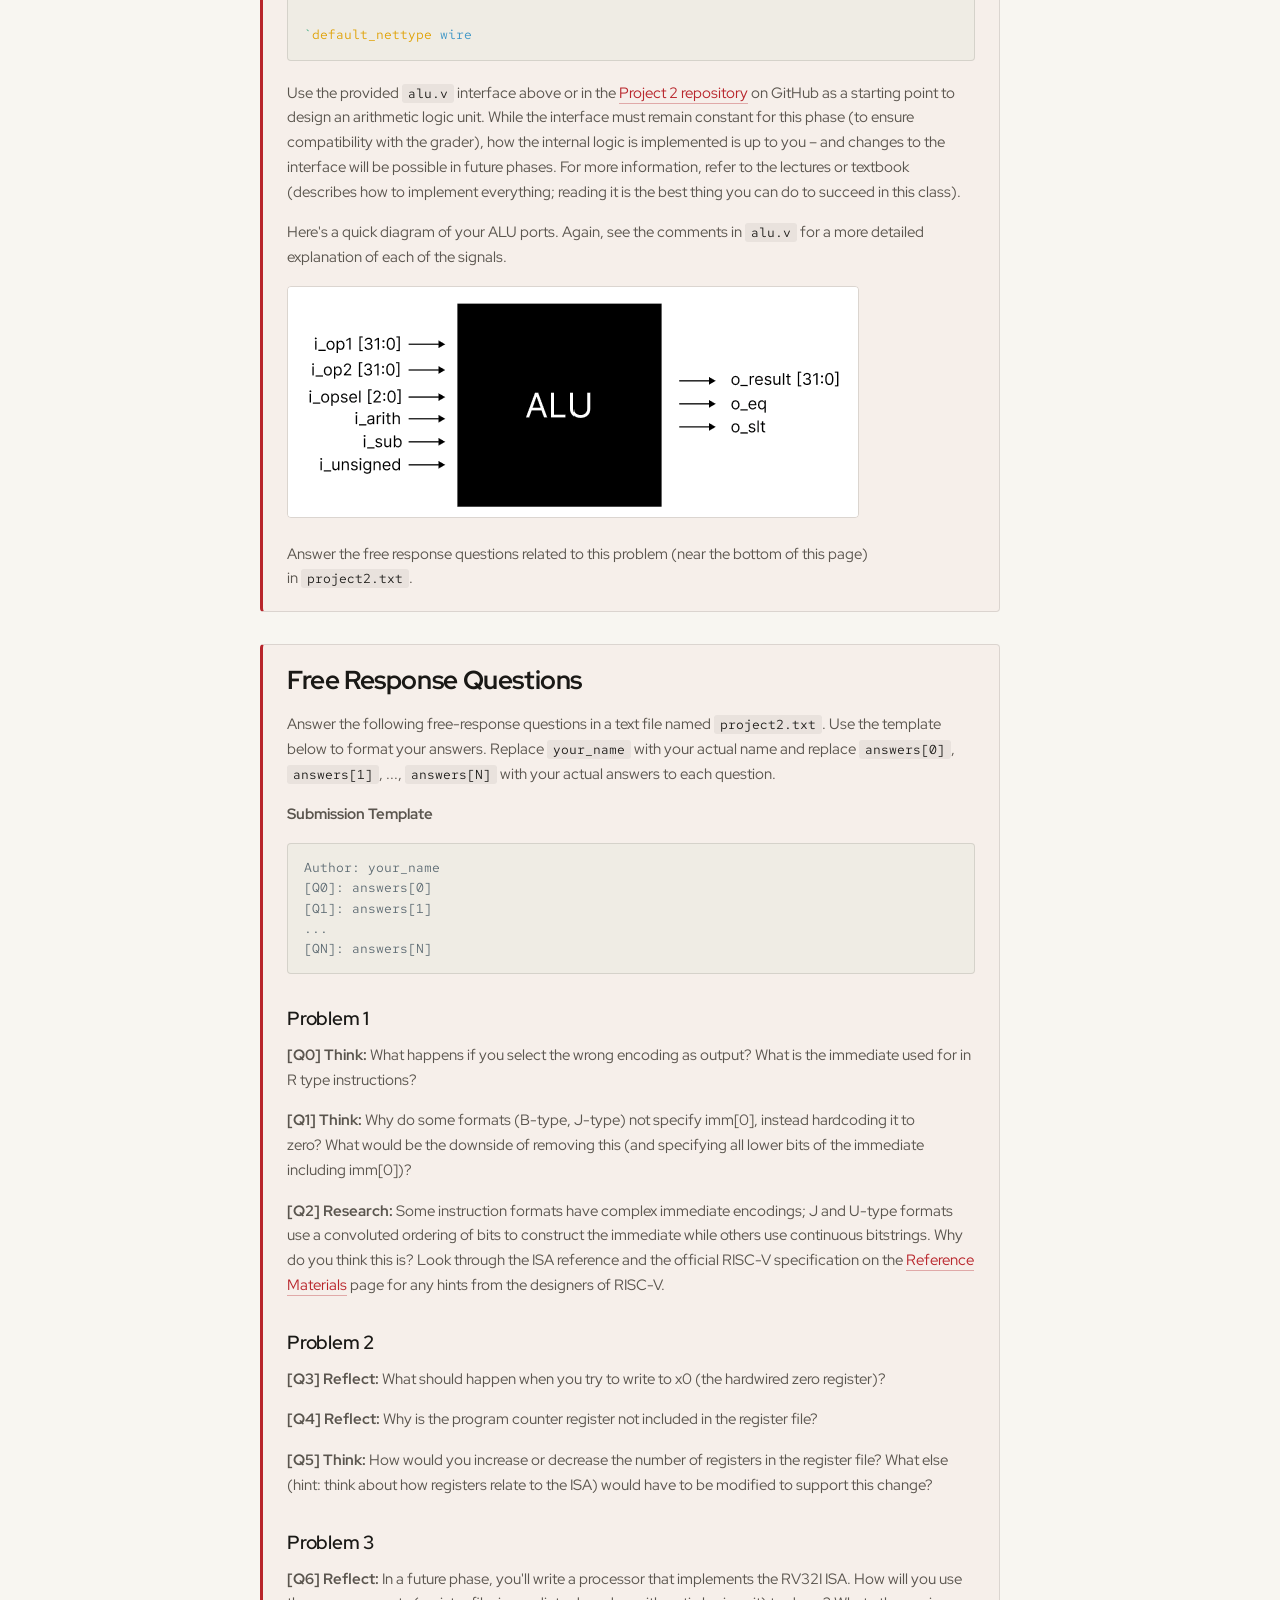
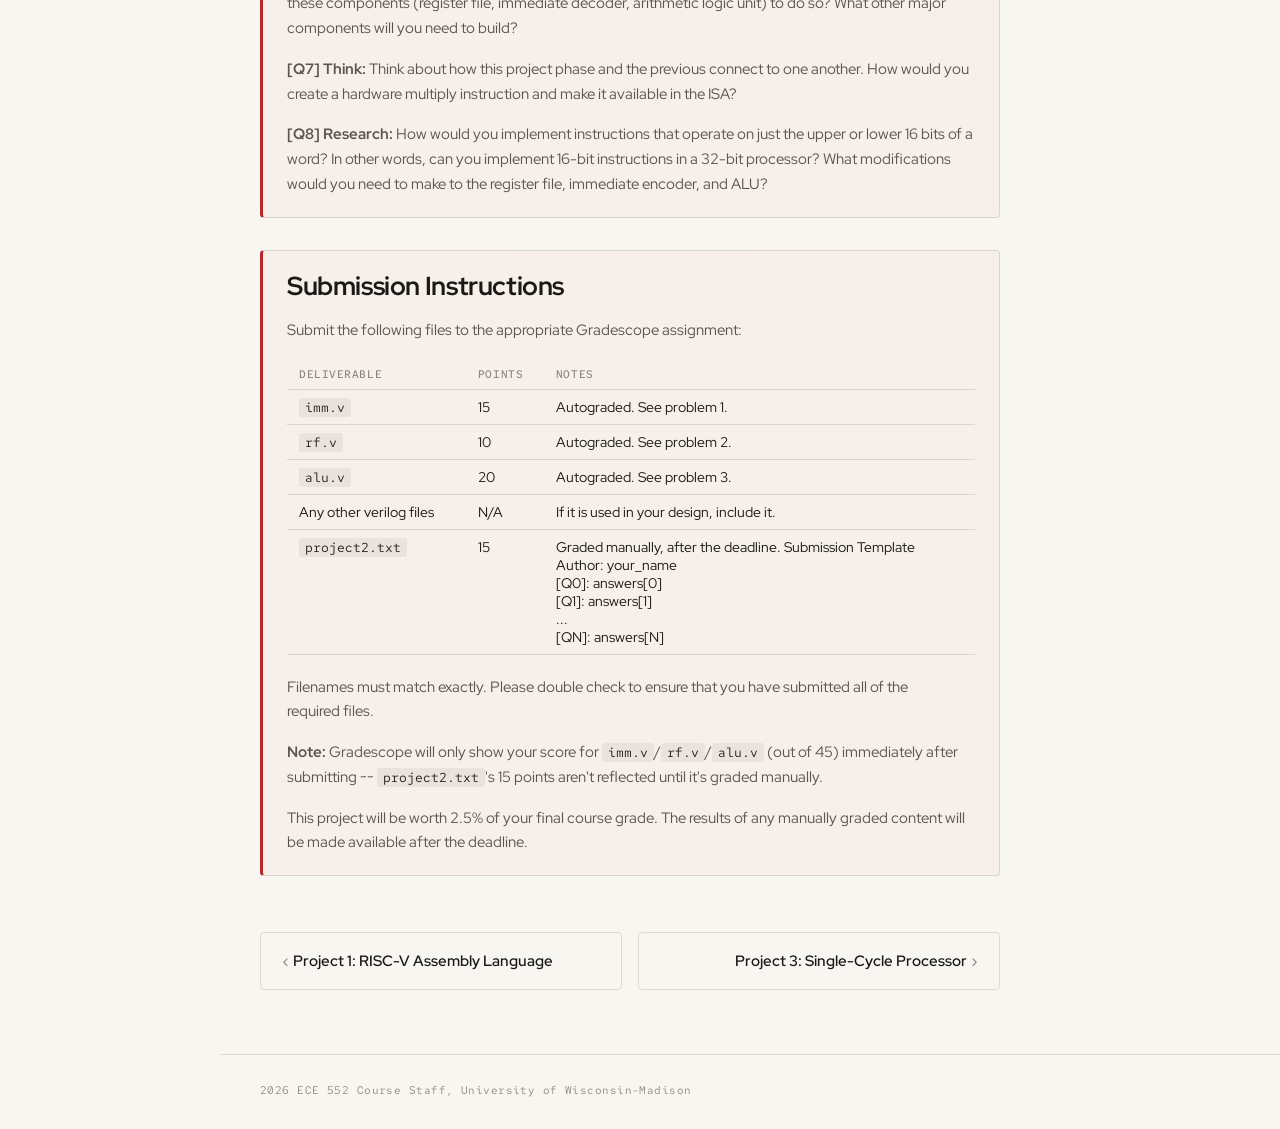
<file: project2/index.html>
<!doctype html>
<html lang="en">
    <head>
        <meta charset="utf-8">
        <meta name="viewport" content="width=device-width, initial-scale=1.0">
        <title>Project 2: Digital Design and Debugging</title>
        <link rel="stylesheet" href="/styles/site.css">

        <link rel="preconnect" href="https://fonts.googleapis.com">
        <link rel="preconnect" href="https://fonts.gstatic.com" crossorigin>
        <link href="https://fonts.googleapis.com/css2?family=Red+Hat+Display:ital,wght@0,300;0,400;0,500;0,600;0,700;0,800;1,500;1,600&family=Red+Hat+Mono:wght@300;400;500;600&display=swap" rel="stylesheet">
    </head>

    <body>
        <div class="wa-docs-shell">
            <aside class="wa-docs-rail">
                
                <div class="wa-docs-rail-head">
                    <a class="wa-wordmark" href="/"><span class="wisc">ECE</span><span class="arch">552</span></a>
                    <span class="wa-docs-rail-version">Fall 2026</span>
                </div>

                
                <button type="button" class="wa-docs-disclosure-summary" aria-expanded="false" aria-controls="wa-docs-rail-nav" data-disclosure>
                    <span class="wa-docs-disclosure-label">Project 2: Digital Design and Debugging</span>
                    <span class="wa-docs-disclosure-icon" aria-hidden="true">+</span>
                </button>

                <nav id="wa-docs-rail-nav" class="wa-docs-rail-nav" aria-label="Project 2: Digital Design and Debugging" data-mobile-hidden>
                    
                    
                    <a class="wa-docs-rail-link" href="/project1/">Project 1: RISC-V Assembly Language</a>
                    
                    <a class="wa-docs-rail-link is-active" href="/project2/">Project 2: Digital Design and Debugging</a>
                    
                    <a class="wa-docs-rail-link" href="/project3/">Project 3: Single-Cycle Processor</a>
                    
                    <a class="wa-docs-rail-link" href="/project3_ec/">Project 3: Extra Credit - FPGA Demo</a>
                    
                    <a class="wa-docs-rail-link" href="/project4/">Project 4: Basic Pipelined Processor</a>
                    
                    <a class="wa-docs-rail-link" href="/project5/">Project 5: Forwarding and Branch Prediction</a>
                    
                    <a class="wa-docs-rail-link" href="/project6/">Project 6: Multi-Cycle Memory</a>
                    
                    <a class="wa-docs-rail-link" href="/project6_ec/">Project 6: Extra Credit - FPGA Demo</a>
                    
                    <a class="wa-docs-rail-link" href="/project7/">Project 7: Cache Integration</a>
                    
                    <a class="wa-docs-rail-link" href="/project8/">Project 8: Extra Credit</a>
                    
                    <a class="wa-docs-rail-link" href="/schedule/">Project Schedule</a>
                    <a class="wa-docs-rail-link" href="/rules/">Verilog Rules</a>
                    <a class="wa-docs-rail-link" href="/html/reference.html">Reference Materials</a>
                </nav>
            </aside>

            <main class="wa-docs-main">
                <div class="wa-docs-topbar">
                    <div class="wa-docs-breadcrumb">
                        
                        <span class="crumb-mono">ECE 552</span>
                        <span class="crumb-sep" aria-hidden="true">/</span>
                        
                        <span class="crumb-cur">Project 2: Digital Design and Debugging</span>
                    </div>
                    
                    <div class="wa-docs-topbar-right">
                        <a class="wa-docs-topbar-link" href="/">Back to Course Home</a>
                    </div>
                    
                </div>

                <div class="wa-docs-content">
                    <article class="wa-docs-article">
                        
                        <h1 class="wa-docs-h1">Project 2: Digital Design and Debugging</h1>
                        <p class="wa-docs-page-tag">UW—Madison ECE 552: Fall 2026</p>

                        <div class="instructions-box">
<h2 id="project-introduction" tabindex="-1">Project Introduction</h2>
<p>In this project phase, you will refresh your SRAM cells on digital design. You are expected to have prior experience writing and debugging digital systems at the level of ECE/CS 352 for this assignment. Having taken ECE 551 will be an advantage, but keep in mind that you are not allowed to use SystemVerilog.</p>
<p>Solve each digital design problem in Verilog and answer the free-response questions associated with each problem. This assignment should be completed by yourself. You may discuss the problems with other students but must work on your own answers.</p>
<p>Generative artificial intelligence (e.g. ChatGPT) is permitted for this assignment.</p>
<p>You are encouraged to use the Internet to answer the free response questions provided, but please do not share answers online.</p>
<p>This project will be worth 2.5% of your final course grade. All material is available in the <a href="https://github.com/wiscarch/riscv32i-arch-course-starter-fa26/tree/main/project2">Project 2 repository</a> on GitHub. You can clone the repository locally or in a CSL machine.</p>
<p>This project will have an autograded coding component, and some free response questions like in Project 1. Please keep in mind that the autograder on Gradescope is meant for validating submissions, and not for debugging directly. You are encouraged to create and run testbenches for your modules locally, and use Gradescope just as a checkpoint. The final submission before the deadline is the only one that will be used when grading, so please make sure that you have submitted all files.</p>
<p>If there are any issues with Gradescope or the files provided, please post on Piazza rather than emailing. If you are having difficulty with this project, office hours are held several times a week where assistance is available.</p>
</div>
<div class="instructions-box">
<h2 id="note-on-coding-style-and-project-management" tabindex="-1">Note on Coding Style and Project Management</h2>
<p>If you need more practice with Verilog, this <a href="https://hdlbits.01xz.net/wiki/Main_Page">verilog practice site</a> may be useful.</p>
<p>This homework is meant to be a crash course for the style of Verilog you will be using in the upcoming project phases. Don't be discouraged if you find this assignment to be difficult at first; the level of coding skill required in the rest of the course does not increase.</p>
<p>What will increase, however, is the level at which you must understand the topics relating to computer architecture, and the level at which you are able to design and reason about complex digital systems.</p>
<p>This course will have a large project with a substantial codebase; staying organized from the beginning is much easier than trying to organize spaghetti code. Manage abstraction carefully; each functional unit should be defined with a clear interface. If something is used more than once, consider defining it as a submodule and instantiating multiple copies. Divide larger problems into smaller problems. Creating testbenches for each functional unit is advisable but not required.</p>
<p>You may complete each of your solutions in the associated starter files, or, if you would like to you may divide each module into submodules and instantiate them in the starter files. Please do not modify the top-level interfaces (input and output signals near the top) provided in <code>rf.v</code>, <code>imm.v</code> and <code>alu.v</code> - the grader will not work correctly. When submitting, make sure to upload all Verilog files in a flat hierarchy without any folders (either just the files, or zipped together in a zip file is fine).</p>
<p>Submissions using SystemVerilog (<code>.sv</code> file extension) will not be accepted (you will receive 0 pts for any file submitted using SystemVerilog). Starting with this project, the <a href="../rules">Verilog Rules</a> checker is enforced on your submission to ensure designs are synthesizable (synthesis is not a major focus of this class, but writing synthesizable code is important) -- see that page for the specific restrictions (e.g. no <code>*</code>/<code>/</code>/<code>%</code> operators, no <code>$signed()</code>/<code>$unsigned()</code>, no procedural loops outside <code>generate</code>/<code>genvar</code>). If a submission fails this check, none of its RTL sub-tests can run; fix the reported issue and resubmit. You can run the exact same checker locally before submitting -- <code>ece552 validate -w *.v</code> -- see the starter repository's <code>python-ece552/README.md</code> for setup; this lets you catch a violation before using up a Gradescope submission.</p>
<p>In a future project phase, you will be asked to create a block diagram to represent the data and control paths of a full processor. Consider practicing by creating block diagrams for some of these problems. Sample black box diagrams are included below to get you thinking.</p>
<p>Please also begin searching for project partners for the group project phases. You will only use one of your group members' code for subsequent phases, but everyone must complete this assignment.</p>
</div>
<div class="instructions-box">
<h2 id="problem-1-debugging-an-immediate-generator" tabindex="-1">Problem 1: Debugging an Immediate Generator</h2>
<p>RV32I has multiple different immediate formats that specify different ways to store immediate values in different instructions. In this problem, you will debug a provided immediate decoder to decode these bits depending on the opcode and assemble a 32-bit immediate value. You can find the encodings for each of these formats in the reference card provided on the <a href="../html/reference.html">Reference Materials</a> page of the course website.</p>
<p>For your convenience, the table is also listed here.</p>
<p><img src="../images/immediate_formats.png" alt="Immediate Formats"></p>
<p>Use the provided <code>imm.v</code> interface in the <a href="https://github.com/wiscarch/riscv32i-arch-course-starter-fa26/tree/main/project2">Project 2 repository</a> on GitHub as a starting point. Several bugs have been added to the file that must be identified and fixed.</p>
<p>You can use any simulator that you would like; Icarus will be used for grading, but Modelsim or another is also acceptable. To simulate in Modelsim, use the following steps:</p>
<ol>
<li>Create a new project and add <code>imm.v</code>.</li>
<li>Create a new testbench file <code>imm_tb.v</code> (the testbenches used for grading this project are not provided, but will be in subsequent phases) and add it to the project. You will want to apply a stimulus (for example, a sample RISCV-32I instruction) and check for the immediate value output to verify that your immediate generator is working correctly.</li>
<li>Compile all files.</li>
<li>Run the testbench <code>imm_tb</code> using Simulate-&gt;Run-&gt;Run All.</li>
<li>Open the waveform viewer to observe the signals (add signals by right-clicking and selecting &quot;Add Wave&quot;).</li>
</ol>
<p>Answer the free response questions related to this problem (near the bottom of this page) in <code>project2.txt</code>.</p>
</div>
<div class="instructions-box">
<h2 id="problem-2-register-file" tabindex="-1">Problem 2: Register File</h2>
<p>The general-purpose registers in a CPU are typically organized into a unit called a register file. The register file acts as a very small, very high-speed memory (like an SRAM) that can read and write data values each cycle to store temporary data in your program.</p>
<pre class="shiki everforest-light" style="background-color:#efece4;color:#5c6a72" tabindex="0"><code><span class="line"><span style="color:#35A77C">`</span><span style="color:#DFA000">default_nettype</span><span style="color:#5C6A72"> none</span></span>
<span class="line"></span>
<span class="line"><span style="color:#F85552">module</span><span style="color:#35A77C"> rf</span><span style="color:#F57D26"> #</span><span style="color:#5C6A72">(</span></span>
<span class="line"><span style="color:#3A94C5">    parameter</span><span style="color:#5C6A72"> BYPASS_EN </span><span style="color:#F57D26">=</span><span style="color:#DF69BA"> 0</span><span style="color:#939F91;font-style:italic"> // change to 1 to enable register file bypass</span></span>
<span class="line"><span style="color:#5C6A72">) (</span></span>
<span class="line"><span style="color:#3A94C5">    input</span><span style="color:#3A94C5">  wire</span><span style="color:#5C6A72">        i_clk,</span></span>
<span class="line"><span style="color:#3A94C5">    input</span><span style="color:#3A94C5">  wire</span><span style="color:#5C6A72">        i_rst,</span></span>
<span class="line"><span style="color:#3A94C5">    input</span><span style="color:#3A94C5">  wire</span><span style="color:#5C6A72"> [ </span><span style="color:#DF69BA">4</span><span style="color:#F57D26">:</span><span style="color:#DF69BA">0</span><span style="color:#5C6A72">] i_rs1_raddr,</span></span>
<span class="line"><span style="color:#3A94C5">    output</span><span style="color:#3A94C5"> wire</span><span style="color:#5C6A72"> [</span><span style="color:#DF69BA">31</span><span style="color:#F57D26">:</span><span style="color:#DF69BA">0</span><span style="color:#5C6A72">] o_rs1_rdata,</span></span>
<span class="line"><span style="color:#3A94C5">    input</span><span style="color:#3A94C5">  wire</span><span style="color:#5C6A72"> [ </span><span style="color:#DF69BA">4</span><span style="color:#F57D26">:</span><span style="color:#DF69BA">0</span><span style="color:#5C6A72">] i_rs2_raddr,</span></span>
<span class="line"><span style="color:#3A94C5">    output</span><span style="color:#3A94C5"> wire</span><span style="color:#5C6A72"> [</span><span style="color:#DF69BA">31</span><span style="color:#F57D26">:</span><span style="color:#DF69BA">0</span><span style="color:#5C6A72">] o_rs2_rdata,</span></span>
<span class="line"><span style="color:#3A94C5">    input</span><span style="color:#3A94C5">  wire</span><span style="color:#5C6A72">        i_rd_wen,</span></span>
<span class="line"><span style="color:#3A94C5">    input</span><span style="color:#3A94C5">  wire</span><span style="color:#5C6A72"> [ </span><span style="color:#DF69BA">4</span><span style="color:#F57D26">:</span><span style="color:#DF69BA">0</span><span style="color:#5C6A72">] i_rd_waddr,</span></span>
<span class="line"><span style="color:#3A94C5">    input</span><span style="color:#3A94C5">  wire</span><span style="color:#5C6A72"> [</span><span style="color:#DF69BA">31</span><span style="color:#F57D26">:</span><span style="color:#DF69BA">0</span><span style="color:#5C6A72">] i_rd_wdata</span></span>
<span class="line"><span style="color:#5C6A72">);</span></span>
<span class="line"><span style="color:#939F91;font-style:italic">    // TODO: Fill in your implementation here.</span></span>
<span class="line"><span style="color:#F85552">endmodule</span></span>
<span class="line"></span>
<span class="line"><span style="color:#35A77C">`</span><span style="color:#DFA000">default_nettype</span><span style="color:#3A94C5"> wire</span></span>
<span class="line"></span></code></pre>
<p>Using the provided <code>rf.v</code> interface above or in the <a href="https://github.com/wiscarch/riscv32i-arch-course-starter-fa26/tree/main/project2">Project 2 repository</a> on GitHub, implement a register file that you'll later use for your RISCV-32I processor. The starter file has detailed documentation on the requirements and interface; please read carefully. At a high level, your register file will:</p>
<ol>
<li>Contain 32 (deep) 32-bit (wide) registers, with the lowest indexed register (x0, or zero) hardwired to 0x00000000.</li>
<li>Be capable of reading two registers per cycle and writing one register per cycle.</li>
<li>Allow a bypass mode, which when enabled, allows a write to be observed at the read ports in the same cycle it is to be executed (see starter file comments).</li>
<li>You may also use behavioral <code>if</code>/<code>else</code> Verilog for this problem only. Structural, synthesizable loop generation (<code>generate</code>/<code>genvar</code>) is always fine, on this problem and every other. Procedural loops (<code>for</code>, <code>while</code>, etc. inside an <code>always</code> block, outside a <code>generate</code>) are not permitted -- unroll manually if you're not using <code>generate</code>/<code>genvar</code>.</li>
</ol>
<p>Here's a quick diagram of your register file ports. Again see the comments (in the version on GitHub) for a more detailed explanation of each of the signals.</p>
<p><img src="../images/rf_diagram.png" alt="Register File Diagram"></p>
<p>Answer the free response questions related to this problem (near the bottom of this page) in <code>project2.txt</code>.</p>
</div>
<div class="instructions-box">
<h2 id="problem-3-arithmetic-logic-unit" tabindex="-1">Problem 3: Arithmetic Logic Unit</h2>
<p>The core arithmetic functionality of a CPU, including the processor built in this course, is typically carried out in an arithmetic logic unit, or ALU. To implement the RV32I instruction set, the ALU needs to be able to perform basic arithmetic (addition and subtraction), comparisons, bitwise logic (and, or, xor) and bit shifts.</p>
<pre class="shiki everforest-light" style="background-color:#efece4;color:#5c6a72" tabindex="0"><code><span class="line"><span style="color:#35A77C">`</span><span style="color:#DFA000">default_nettype</span><span style="color:#5C6A72"> none</span></span>
<span class="line"></span>
<span class="line"><span style="color:#F85552">module</span><span style="color:#35A77C"> alu</span><span style="color:#5C6A72"> (</span></span>
<span class="line"><span style="color:#3A94C5">    input</span><span style="color:#3A94C5">  wire</span><span style="color:#5C6A72"> [ </span><span style="color:#DF69BA">2</span><span style="color:#F57D26">:</span><span style="color:#DF69BA">0</span><span style="color:#5C6A72">] i_opsel,</span></span>
<span class="line"><span style="color:#3A94C5">    input</span><span style="color:#3A94C5">  wire</span><span style="color:#5C6A72">        i_sub,</span></span>
<span class="line"><span style="color:#3A94C5">    input</span><span style="color:#3A94C5">  wire</span><span style="color:#5C6A72">        i_unsigned,</span></span>
<span class="line"><span style="color:#3A94C5">    input</span><span style="color:#3A94C5">  wire</span><span style="color:#5C6A72">        i_arith,</span></span>
<span class="line"><span style="color:#3A94C5">    input</span><span style="color:#3A94C5">  wire</span><span style="color:#5C6A72"> [</span><span style="color:#DF69BA">31</span><span style="color:#F57D26">:</span><span style="color:#DF69BA">0</span><span style="color:#5C6A72">] i_op1,</span></span>
<span class="line"><span style="color:#3A94C5">    input</span><span style="color:#3A94C5">  wire</span><span style="color:#5C6A72"> [</span><span style="color:#DF69BA">31</span><span style="color:#F57D26">:</span><span style="color:#DF69BA">0</span><span style="color:#5C6A72">] i_op2,</span></span>
<span class="line"><span style="color:#3A94C5">    output</span><span style="color:#3A94C5"> wire</span><span style="color:#5C6A72"> [</span><span style="color:#DF69BA">31</span><span style="color:#F57D26">:</span><span style="color:#DF69BA">0</span><span style="color:#5C6A72">] o_result,</span></span>
<span class="line"><span style="color:#3A94C5">    output</span><span style="color:#3A94C5"> wire</span><span style="color:#5C6A72">        o_eq,</span></span>
<span class="line"><span style="color:#3A94C5">    output</span><span style="color:#3A94C5"> wire</span><span style="color:#5C6A72">        o_slt</span></span>
<span class="line"><span style="color:#5C6A72">);</span></span>
<span class="line"><span style="color:#939F91;font-style:italic">    // TODO: Fill in your implementation here.</span></span>
<span class="line"><span style="color:#F85552">endmodule</span></span>
<span class="line"></span>
<span class="line"><span style="color:#35A77C">`</span><span style="color:#DFA000">default_nettype</span><span style="color:#3A94C5"> wire</span></span>
<span class="line"></span></code></pre>
<p>Use the provided <code>alu.v</code> interface above or in the <a href="https://github.com/wiscarch/riscv32i-arch-course-starter-fa26/tree/main/project2">Project 2 repository</a> on GitHub as a starting point to design an arithmetic logic unit. While the interface must remain constant for this phase (to ensure compatibility with the grader), how the internal logic is implemented is up to you – and changes to the interface will be possible in future phases. For more information, refer to the lectures or textbook (describes how to implement everything; reading it is the best thing you can do to succeed in this class).</p>
<p>Here's a quick diagram of your ALU ports. Again, see the comments in <code>alu.v</code> for a more detailed explanation of each of the signals.</p>
<p><img src="../images/alu_diagram.png" alt="ALU Diagram"></p>
<p>Answer the free response questions related to this problem (near the bottom of this page) in <code>project2.txt</code>.</p>
</div>
<div class="instructions-box">
<h2 id="free-response-questions" tabindex="-1">Free Response Questions</h2>
<p>Answer the following free-response questions in a text file named <code>project2.txt</code>. Use the template below to format your answers. Replace <code>your_name</code> with your actual name and replace <code>answers[0]</code>, <code>answers[1]</code>, ..., <code>answers[N]</code> with your actual answers to each question.</p>
<p><strong>Submission Template</strong></p>
<pre class="shiki everforest-light" style="background-color:#efece4;color:#5c6a72" tabindex="0"><code><span class="line"><span>Author: your_name</span></span>
<span class="line"><span>[Q0]: answers[0]</span></span>
<span class="line"><span>[Q1]: answers[1]</span></span>
<span class="line"><span>...</span></span>
<span class="line"><span>[QN]: answers[N]</span></span>
<span class="line"><span></span></span></code></pre>
<h3 id="problem-1" tabindex="-1">Problem 1</h3>
<p><strong>[Q0] Think:</strong> What happens if you select the wrong encoding as output? What is the immediate used for in R type instructions?</p>
<p><strong>[Q1] Think:</strong> Why do some formats (B-type, J-type) not specify imm[0], instead hardcoding it to zero? What would be the downside of removing this (and specifying all lower bits of the immediate including imm[0])?</p>
<p><strong>[Q2] Research:</strong> Some instruction formats have complex immediate encodings; J and U-type formats use a convoluted ordering of bits to construct the immediate while others use continuous bitstrings. Why do you think this is? Look through the ISA reference and the official RISC-V specification on the <a href="../html/reference.html">Reference Materials</a> page for any hints from the designers of RISC-V.</p>
<h3 id="problem-2" tabindex="-1">Problem 2</h3>
<p><strong>[Q3] Reflect:</strong> What should happen when you try to write to x0 (the hardwired zero register)?</p>
<p><strong>[Q4] Reflect:</strong> Why is the program counter register not included in the register file?</p>
<p><strong>[Q5] Think:</strong> How would you increase or decrease the number of registers in the register file? What else (hint: think about how registers relate to the ISA) would have to be modified to support this change?</p>
<h3 id="problem-3" tabindex="-1">Problem 3</h3>
<p><strong>[Q6] Reflect:</strong> In a future phase, you'll write a processor that implements the RV32I ISA. How will you use these components (register file, immediate decoder, arithmetic logic unit) to do so? What other major components will you need to build?</p>
<p><strong>[Q7] Think:</strong> Think about how this project phase and the previous connect to one another. How would you create a hardware multiply instruction and make it available in the ISA?</p>
<p><strong>[Q8] Research:</strong> How would you implement instructions that operate on just the upper or lower 16 bits of a word? In other words, can you implement 16-bit instructions in a 32-bit processor? What modifications would you need to make to the register file, immediate encoder, and ALU?</p>
</div>
<div class="instructions-box">
<h2 id="submission-instructions" tabindex="-1">Submission Instructions</h2>
<p>Submit the following files to the appropriate Gradescope assignment:</p>
<div class="table-scroll"><table>
<thead>
<tr>
<th>Deliverable</th>
<th>Points</th>
<th>Notes</th>
</tr>
</thead>
<tbody>
<tr>
<td><code>imm.v</code></td>
<td>15</td>
<td>Autograded. See problem 1.</td>
</tr>
<tr>
<td><code>rf.v</code></td>
<td>10</td>
<td>Autograded. See problem 2.</td>
</tr>
<tr>
<td><code>alu.v</code></td>
<td>20</td>
<td>Autograded. See problem 3.</td>
</tr>
<tr>
<td>Any other verilog files</td>
<td>N/A</td>
<td>If it is used in your design, include it.</td>
</tr>
<tr>
<td><code>project2.txt</code></td>
<td>15</td>
<td>Graded manually, after the deadline. Submission Template<br>Author: your_name<br>[Q0]: answers[0]<br>[Q1]: answers[1]<br>...<br>[QN]: answers[N]</td>
</tr>
</tbody>
</table>
</div><p>Filenames must match exactly. Please double check to ensure that you have submitted all of the required files.</p>
<p><strong>Note:</strong> Gradescope will only show your score for <code>imm.v</code>/<code>rf.v</code>/<code>alu.v</code> (out of 45) immediately after submitting -- <code>project2.txt</code>'s 15 points aren't reflected until it's graded manually.</p>
<p>This project will be worth 2.5% of your final course grade. The results of any manually graded content will be made available after the deadline.</p>
</div>


                        
                        <nav class="wa-docs-prev-next">
                            
                            <a href="/project1/"><span class="arrow" aria-hidden="true">&lsaquo;</span> Project 1: RISC-V Assembly Language</a>
                            
                            
                            <a class="next" href="/project3/">Project 3: Single-Cycle Processor <span class="arrow" aria-hidden="true">&rsaquo;</span></a>
                            
                        </nav>
                        
                    </article>

                    
                    <nav class="wa-docs-toc" aria-label="Table of Contents">
                        <div class="h">Table of Contents</div>
                        <ul class="wa-docs-toc-list">
                            
                            
                            <li><a href="#project-introduction">Project Introduction</a></li>
                            
                            
                            
                            <li><a href="#note-on-coding-style-and-project-management">Note on Coding Style and Project Management</a></li>
                            
                            
                            
                            <li><a href="#problem-1-debugging-an-immediate-generator">Problem 1: Debugging an Immediate Generator</a></li>
                            
                            
                            
                            <li><a href="#problem-2-register-file">Problem 2: Register File</a></li>
                            
                            
                            
                            <li><a href="#problem-3-arithmetic-logic-unit">Problem 3: Arithmetic Logic Unit</a></li>
                            
                            
                            
                            <li>
                                <details>
                                    <summary><a href="#free-response-questions">Free Response Questions</a></summary>
                                    <ul class="wa-docs-toc-sublist">
                                    
                                        <li><a href="#problem-1">Problem 1</a></li>
                                    
                                        <li><a href="#problem-2">Problem 2</a></li>
                                    
                                        <li><a href="#problem-3">Problem 3</a></li>
                                    
                                    </ul>
                                </details>
                            </li>
                            
                            
                            
                            <li><a href="#submission-instructions">Submission Instructions</a></li>
                            
                            
                        </ul>
                    </nav>
                    
                </div>

                <footer class="wa-docs-footer">
                    <p>2026 ECE 552 Course Staff, University of Wisconsin-Madison</p>
                </footer>
            </main>
        </div>

        
        <script>
            (function () {
                var btn = document.querySelector('[data-disclosure]');
                var nav = document.getElementById('wa-docs-rail-nav');
                if (!btn || !nav) return;
                btn.addEventListener('click', function () {
                    var hidden = nav.hasAttribute('data-mobile-hidden');
                    if (hidden) {
                        nav.removeAttribute('data-mobile-hidden');
                    } else {
                        nav.setAttribute('data-mobile-hidden', '');
                    }
                    btn.setAttribute('aria-expanded', hidden ? 'true' : 'false');
                    btn.querySelector('.wa-docs-disclosure-icon').textContent = hidden ? '×' : '+';
                });
            })();
        </script>
    </body>
</html>
</file>
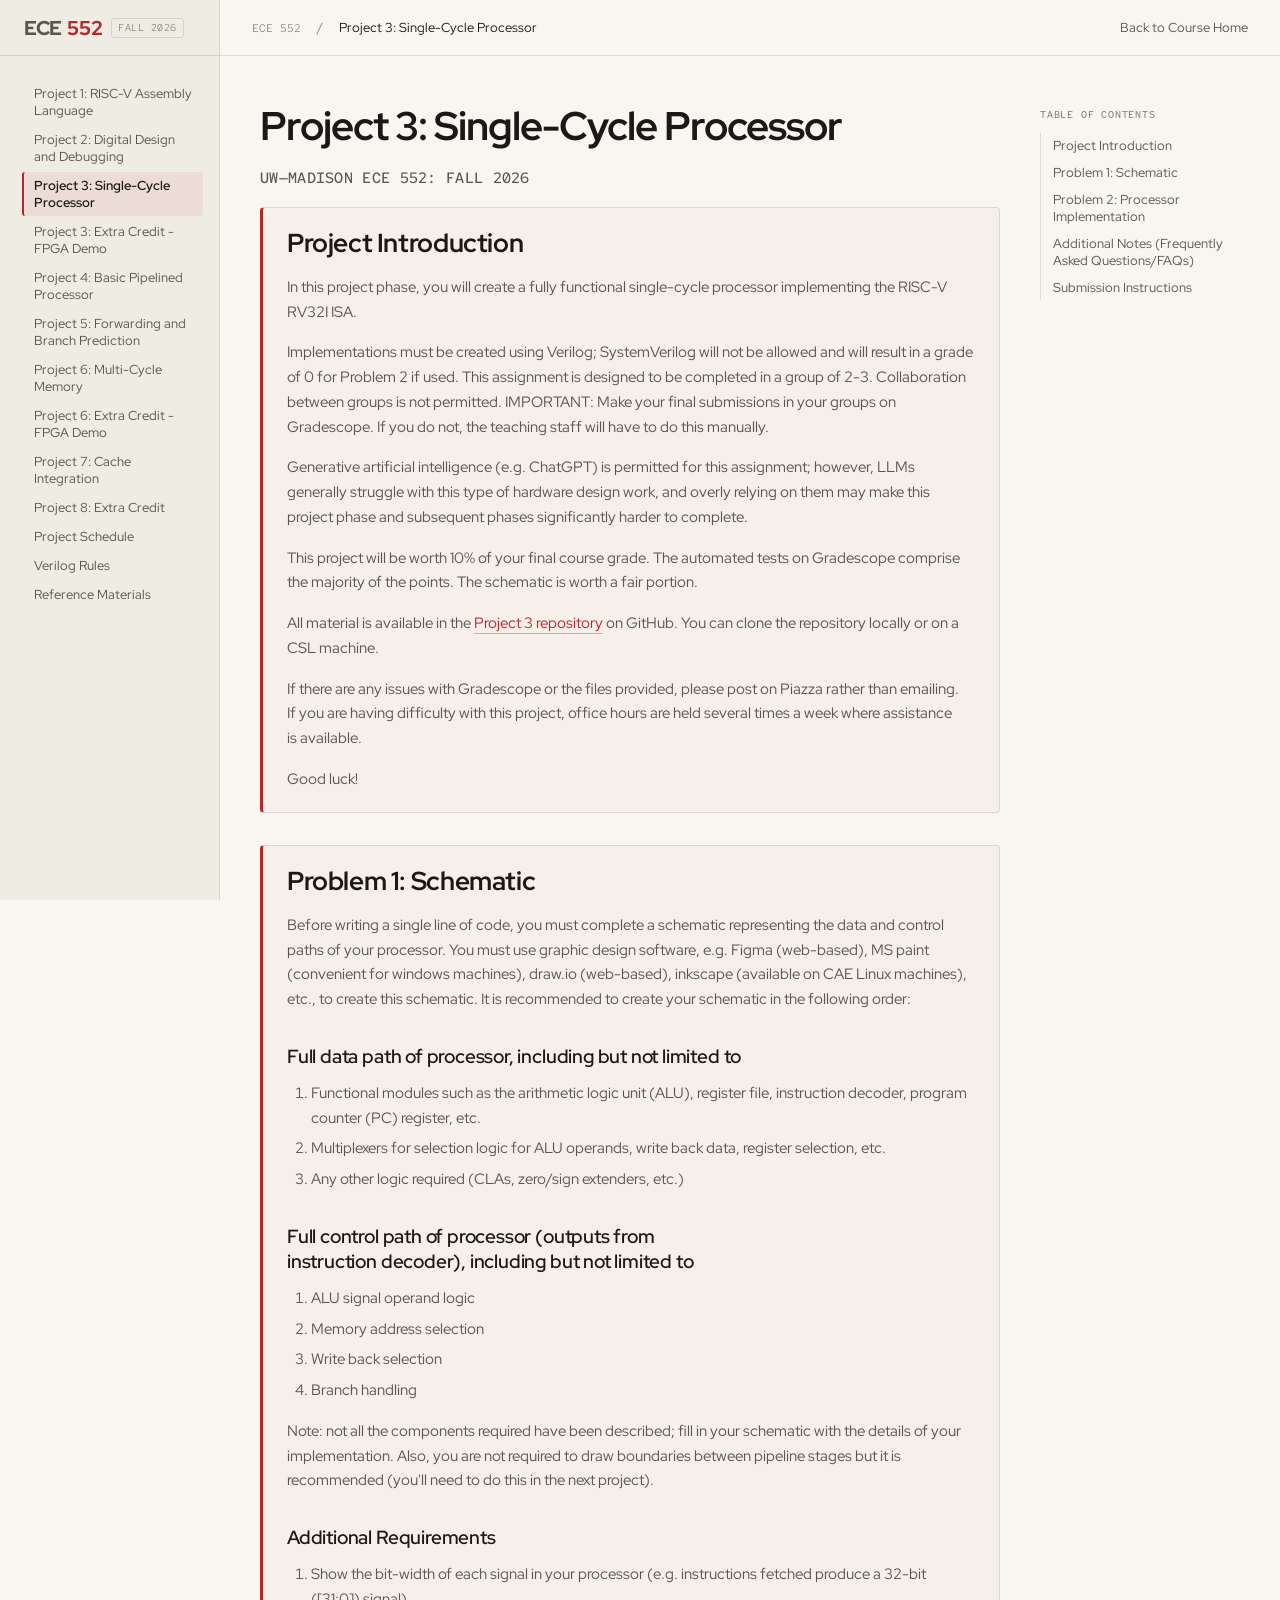
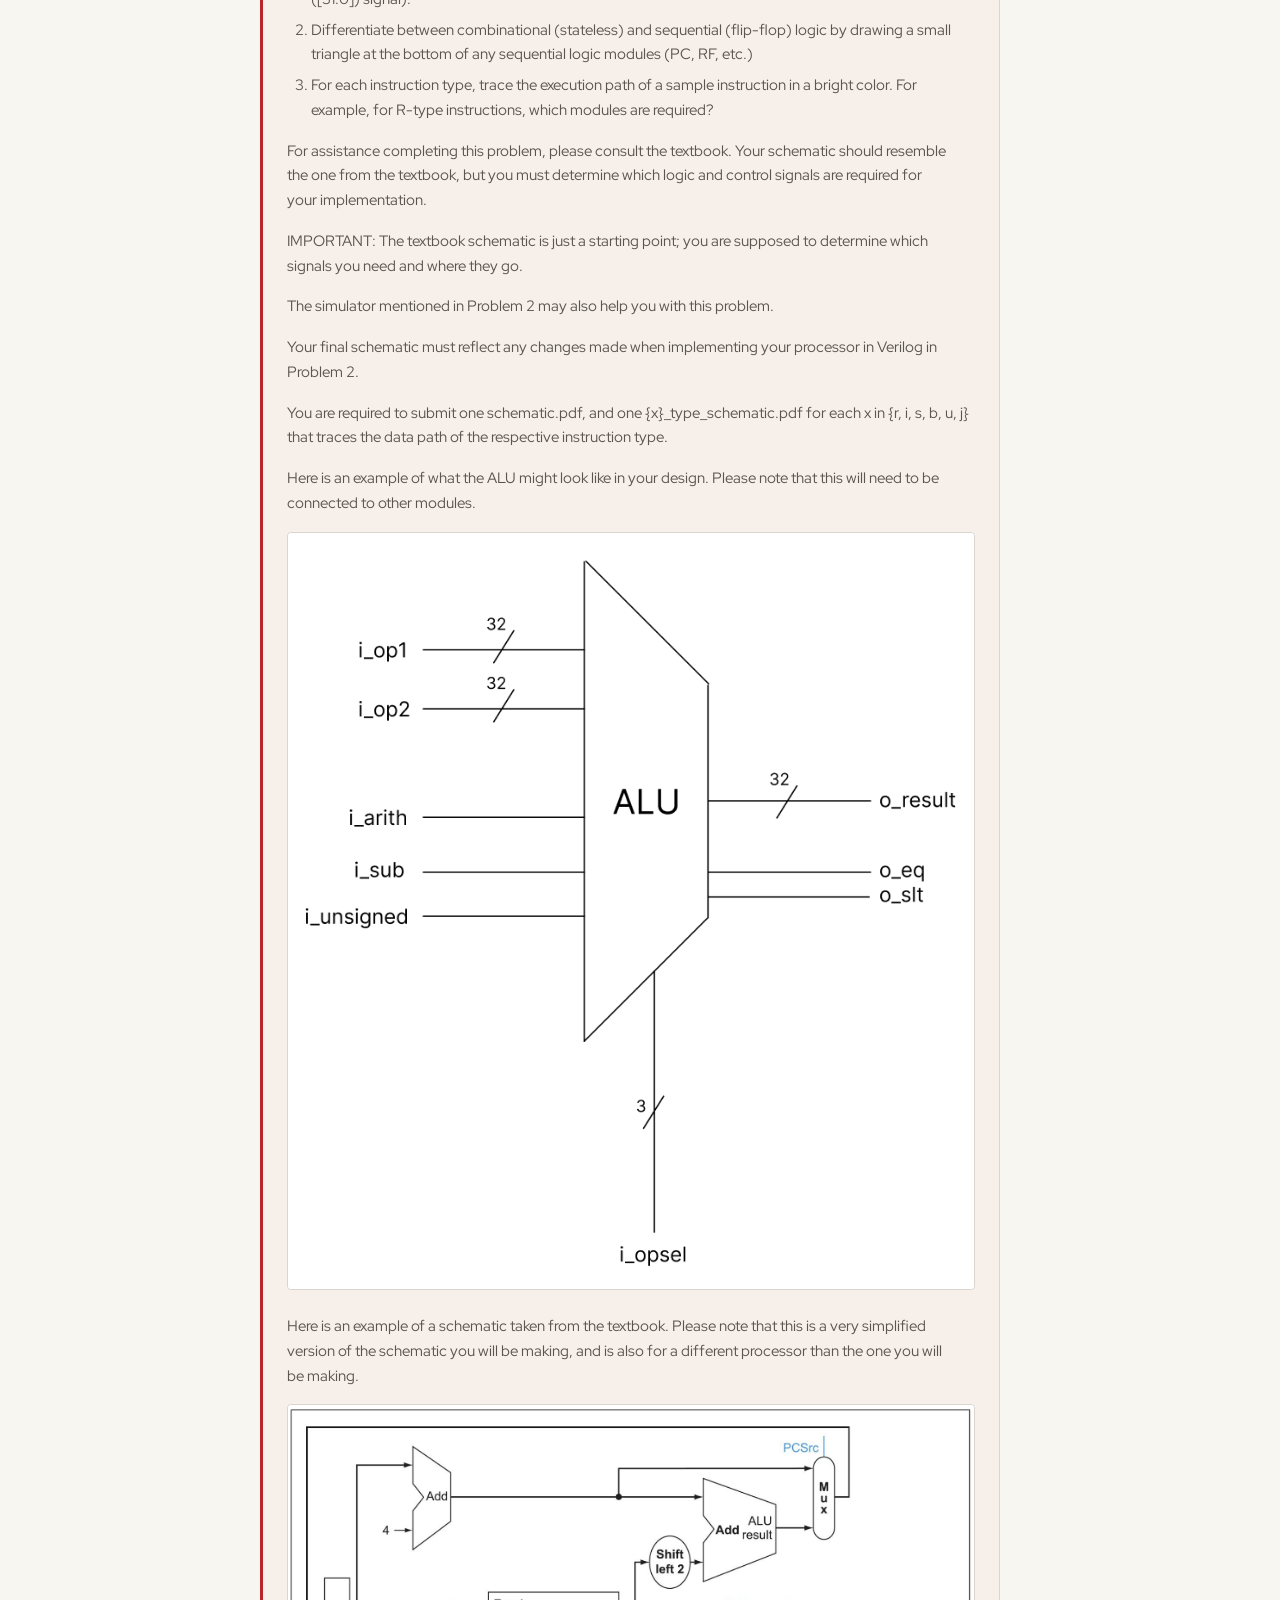
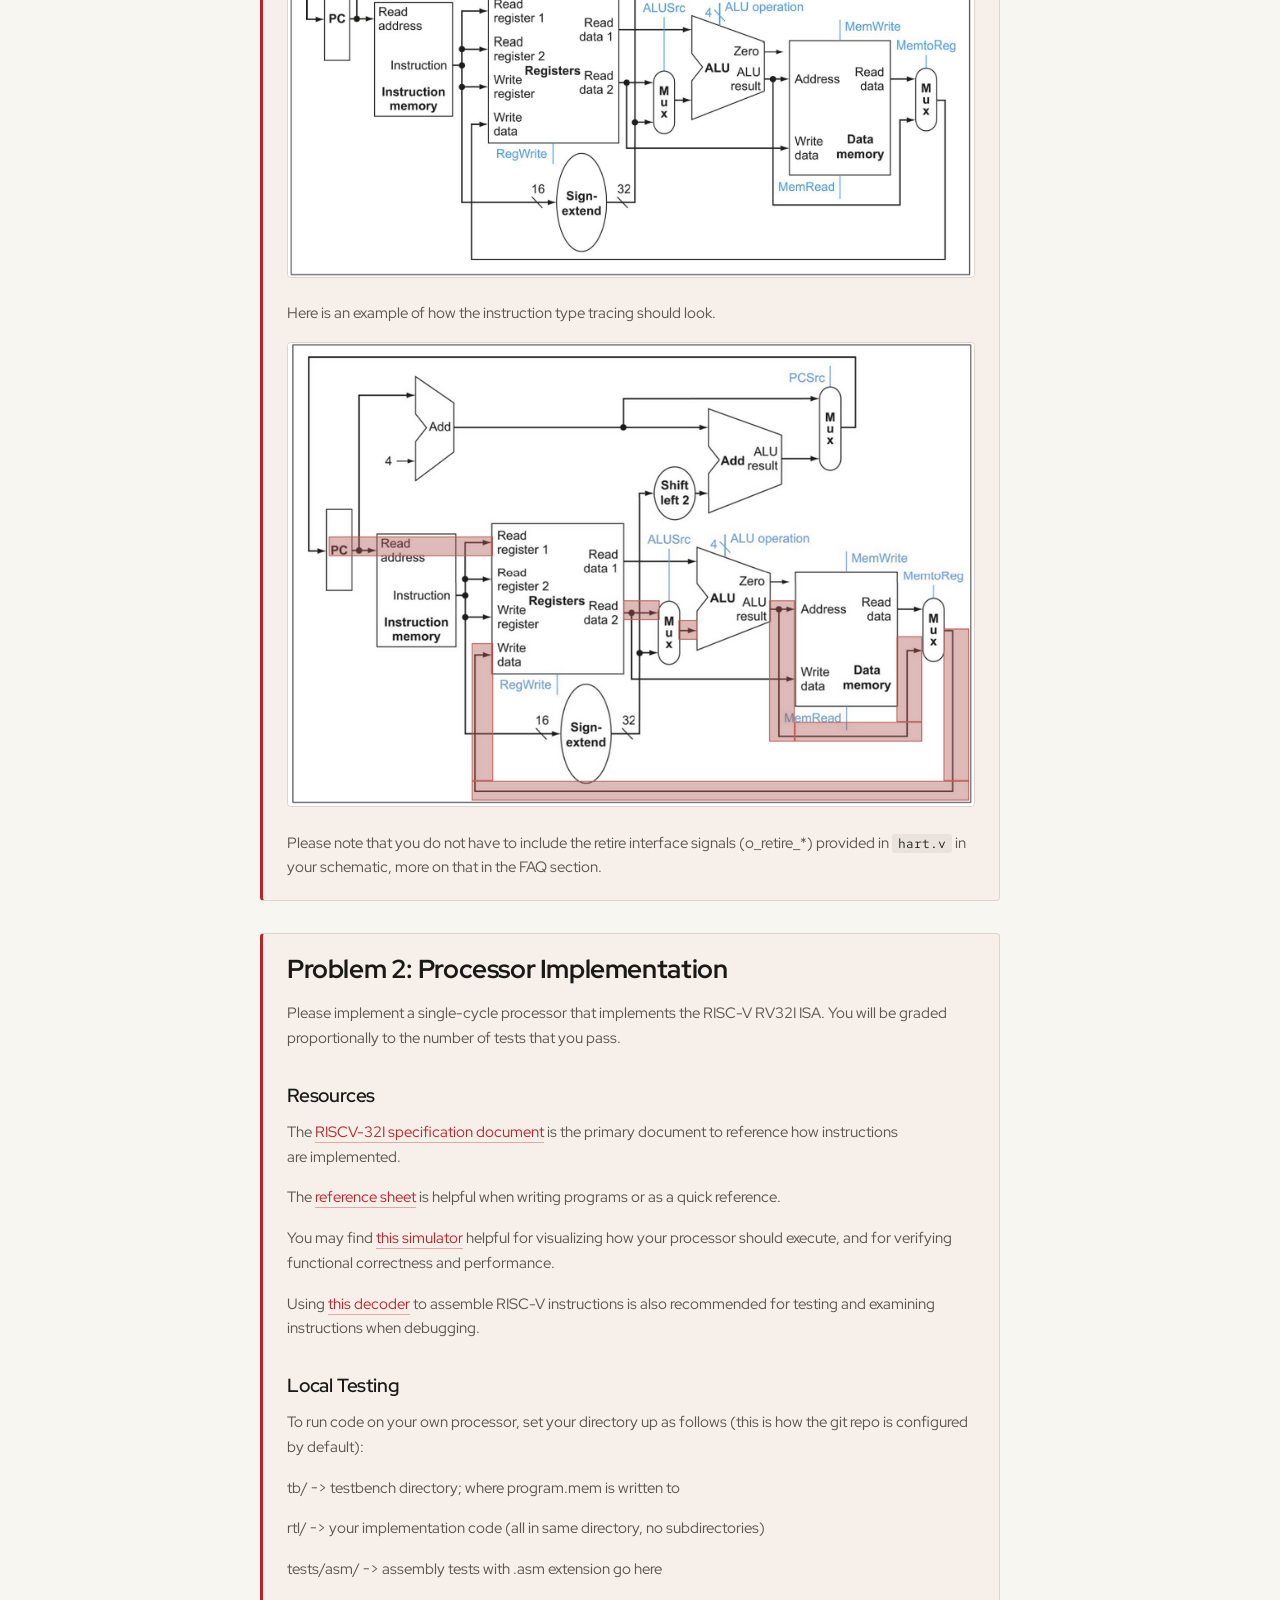
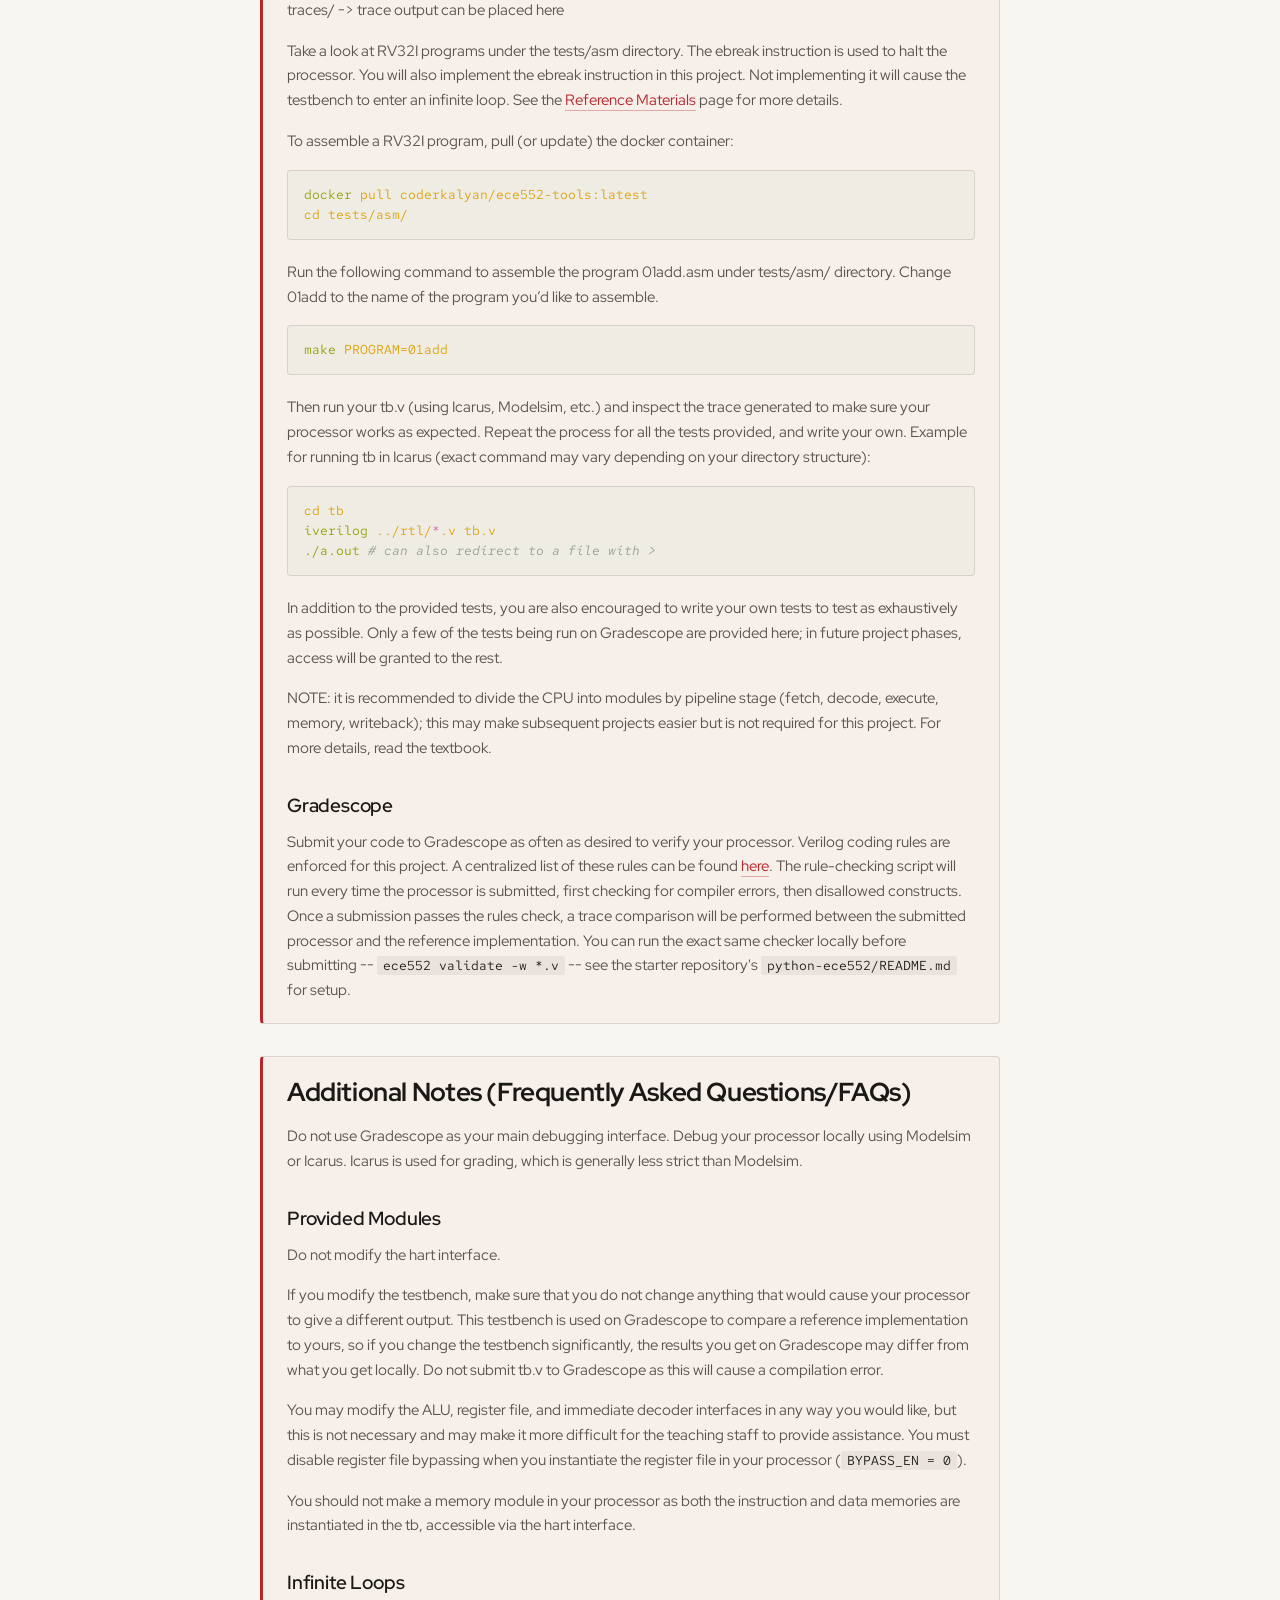
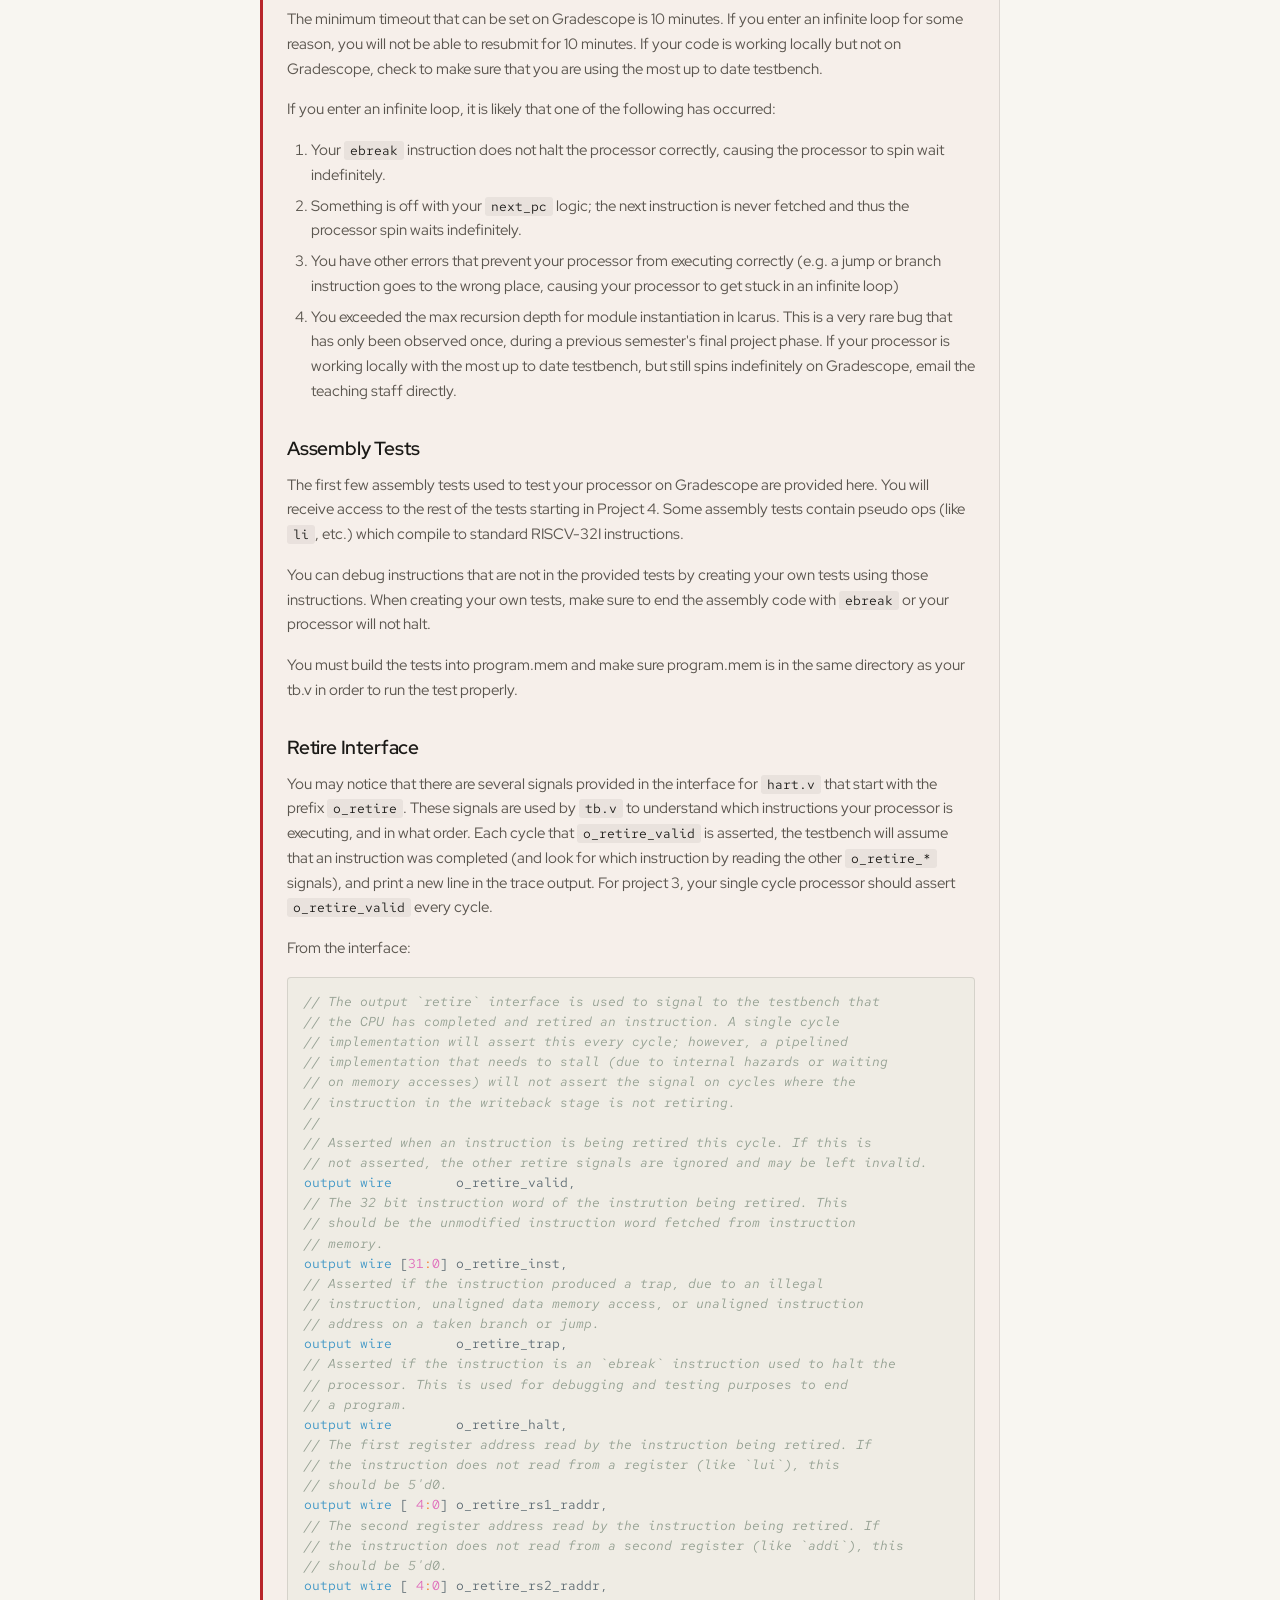
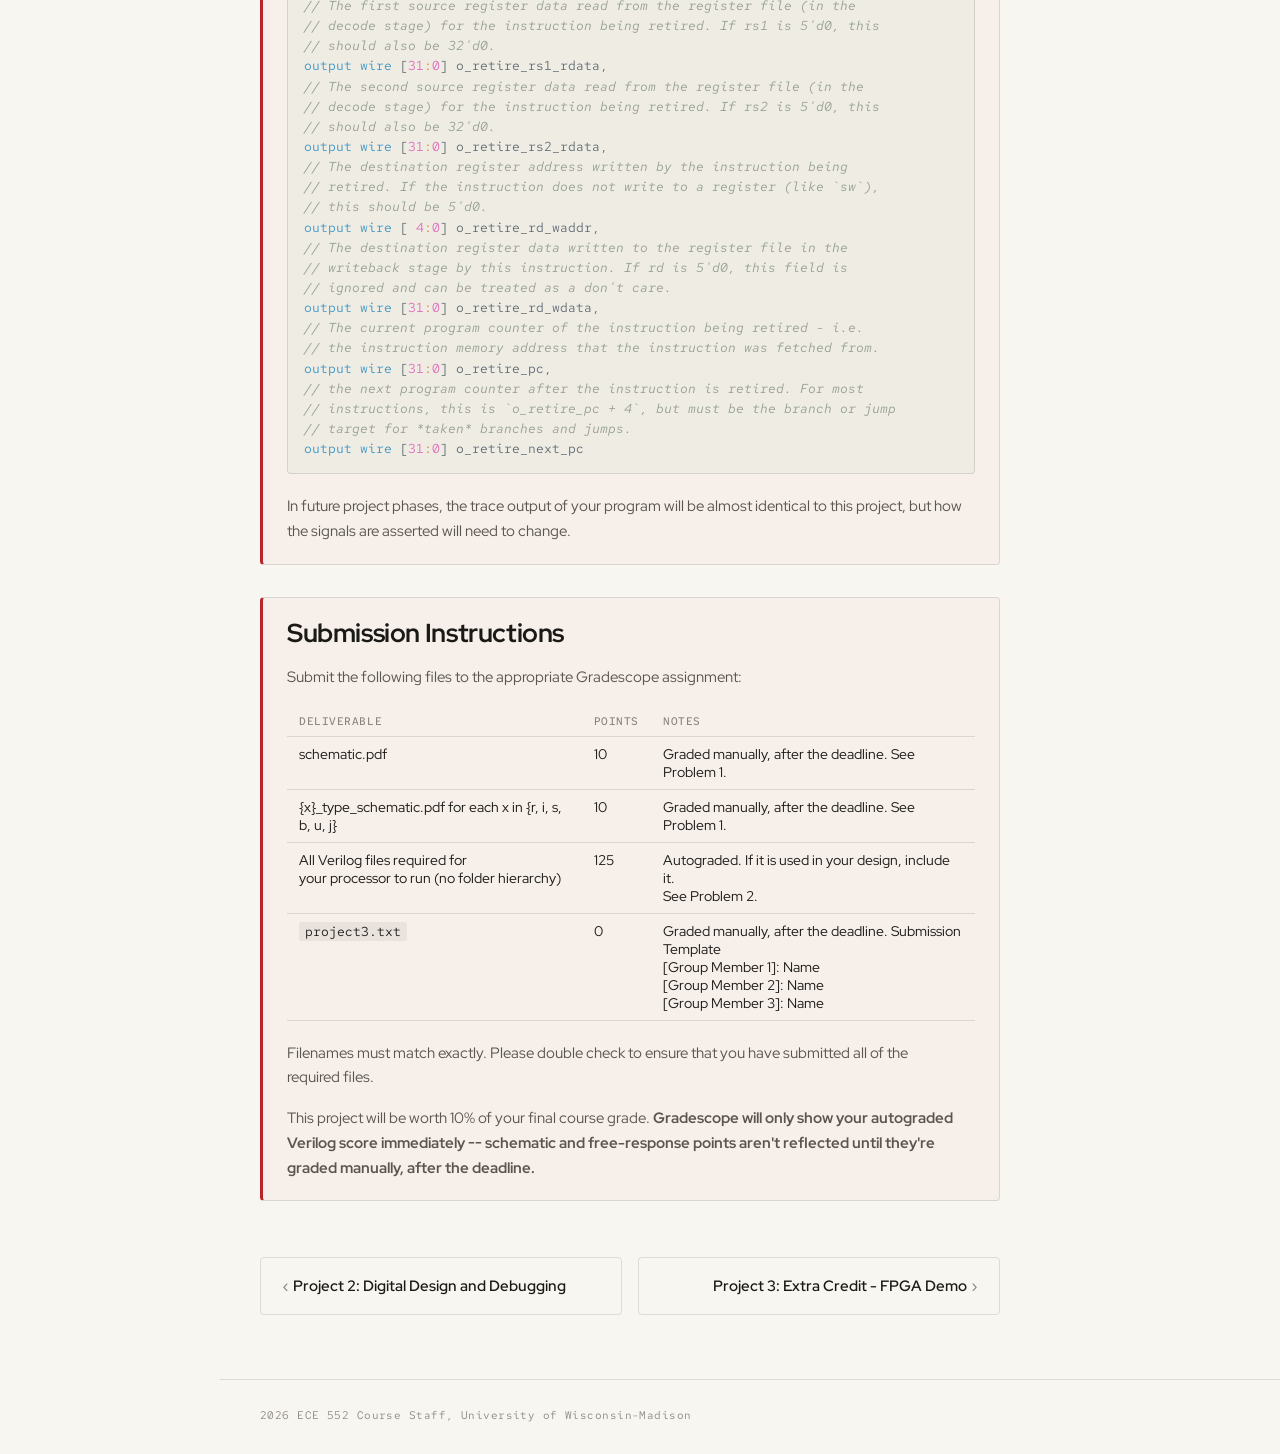
<file: project3/index.html>
<!doctype html>
<html lang="en">
    <head>
        <meta charset="utf-8">
        <meta name="viewport" content="width=device-width, initial-scale=1.0">
        <title>Project 3: Single-Cycle Processor</title>
        <link rel="stylesheet" href="/styles/site.css">

        <link rel="preconnect" href="https://fonts.googleapis.com">
        <link rel="preconnect" href="https://fonts.gstatic.com" crossorigin>
        <link href="https://fonts.googleapis.com/css2?family=Red+Hat+Display:ital,wght@0,300;0,400;0,500;0,600;0,700;0,800;1,500;1,600&family=Red+Hat+Mono:wght@300;400;500;600&display=swap" rel="stylesheet">
    </head>

    <body>
        <div class="wa-docs-shell">
            <aside class="wa-docs-rail">
                
                <div class="wa-docs-rail-head">
                    <a class="wa-wordmark" href="/"><span class="wisc">ECE</span><span class="arch">552</span></a>
                    <span class="wa-docs-rail-version">Fall 2026</span>
                </div>

                
                <button type="button" class="wa-docs-disclosure-summary" aria-expanded="false" aria-controls="wa-docs-rail-nav" data-disclosure>
                    <span class="wa-docs-disclosure-label">Project 3: Single-Cycle Processor</span>
                    <span class="wa-docs-disclosure-icon" aria-hidden="true">+</span>
                </button>

                <nav id="wa-docs-rail-nav" class="wa-docs-rail-nav" aria-label="Project 3: Single-Cycle Processor" data-mobile-hidden>
                    
                    
                    <a class="wa-docs-rail-link" href="/project1/">Project 1: RISC-V Assembly Language</a>
                    
                    <a class="wa-docs-rail-link" href="/project2/">Project 2: Digital Design and Debugging</a>
                    
                    <a class="wa-docs-rail-link is-active" href="/project3/">Project 3: Single-Cycle Processor</a>
                    
                    <a class="wa-docs-rail-link" href="/project3_ec/">Project 3: Extra Credit - FPGA Demo</a>
                    
                    <a class="wa-docs-rail-link" href="/project4/">Project 4: Basic Pipelined Processor</a>
                    
                    <a class="wa-docs-rail-link" href="/project5/">Project 5: Forwarding and Branch Prediction</a>
                    
                    <a class="wa-docs-rail-link" href="/project6/">Project 6: Multi-Cycle Memory</a>
                    
                    <a class="wa-docs-rail-link" href="/project6_ec/">Project 6: Extra Credit - FPGA Demo</a>
                    
                    <a class="wa-docs-rail-link" href="/project7/">Project 7: Cache Integration</a>
                    
                    <a class="wa-docs-rail-link" href="/project8/">Project 8: Extra Credit</a>
                    
                    <a class="wa-docs-rail-link" href="/schedule/">Project Schedule</a>
                    <a class="wa-docs-rail-link" href="/rules/">Verilog Rules</a>
                    <a class="wa-docs-rail-link" href="/html/reference.html">Reference Materials</a>
                </nav>
            </aside>

            <main class="wa-docs-main">
                <div class="wa-docs-topbar">
                    <div class="wa-docs-breadcrumb">
                        
                        <span class="crumb-mono">ECE 552</span>
                        <span class="crumb-sep" aria-hidden="true">/</span>
                        
                        <span class="crumb-cur">Project 3: Single-Cycle Processor</span>
                    </div>
                    
                    <div class="wa-docs-topbar-right">
                        <a class="wa-docs-topbar-link" href="/">Back to Course Home</a>
                    </div>
                    
                </div>

                <div class="wa-docs-content">
                    <article class="wa-docs-article">
                        
                        <h1 class="wa-docs-h1">Project 3: Single-Cycle Processor</h1>
                        <p class="wa-docs-page-tag">UW—Madison ECE 552: Fall 2026</p>

                        <div class="instructions-box">
<h2 id="project-introduction" tabindex="-1">Project Introduction</h2>
<p>In this project phase, you will create a fully functional single-cycle processor implementing the RISC-V RV32I ISA.</p>
<p>Implementations must be created using Verilog; SystemVerilog will not be allowed and will result in a grade of 0 for Problem 2 if used. This assignment is designed to be completed in a group of 2-3. Collaboration between groups is not permitted. IMPORTANT: Make your final submissions in your groups on Gradescope. If you do not, the teaching staff will have to do this manually.</p>
<p>Generative artificial intelligence (e.g. ChatGPT) is permitted for this assignment; however, LLMs generally struggle with this type of hardware design work, and overly relying on them may make this project phase and subsequent phases significantly harder to complete.</p>
<p>This project will be worth 10% of your final course grade. The automated tests on Gradescope comprise the majority of the points. The schematic is worth a fair portion.</p>
<p>All material is available in the <a href="https://github.com/wiscarch/riscv32i-arch-course-starter-fa26/tree/main/project3">Project 3 repository</a> on GitHub. You can clone the repository locally or on a CSL machine.</p>
<p>If there are any issues with Gradescope or the files provided, please post on Piazza rather than emailing. If you are having difficulty with this project, office hours are held several times a week where assistance is available.</p>
<p>Good luck!</p>
</div>
<div class="instructions-box">
<h2 id="problem-1-schematic" tabindex="-1">Problem 1: Schematic</h2>
<p>Before writing a single line of code, you must complete a schematic representing the data and control paths of your processor. You must use graphic design software, e.g. Figma (web-based), MS paint (convenient for windows machines), draw.io (web-based), inkscape (available on CAE Linux machines), etc., to create this schematic. It is recommended to create your schematic in the following order:</p>
<h3 id="full-data-path-of-processor-including-but-not-limited-to" tabindex="-1">Full data path of processor, including but not limited to</h3>
<ol>
<li>Functional modules such as the arithmetic logic unit (ALU), register file, instruction decoder, program counter (PC) register, etc.</li>
<li>Multiplexers for selection logic for ALU operands, write back data, register selection, etc.</li>
<li>Any other logic required (CLAs, zero/sign extenders, etc.)</li>
</ol>
<h3 id="full-control-path-of-processor-outputs-from-instruction-decoder-including-but-not-limited-to" tabindex="-1">Full control path of processor (outputs from instruction decoder), including but not limited to</h3>
<ol>
<li>ALU signal operand logic</li>
<li>Memory address selection</li>
<li>Write back selection</li>
<li>Branch handling</li>
</ol>
<p>Note: not all the components required have been described; fill in your schematic with the details of your implementation. Also, you are not required to draw boundaries between pipeline stages but it is recommended (you'll need to do this in the next project).</p>
<h3 id="additional-requirements" tabindex="-1">Additional Requirements</h3>
<ol>
<li>Show the bit-width of each signal in your processor (e.g. instructions fetched produce a 32-bit ([31:0]) signal).</li>
<li>Differentiate between combinational (stateless) and sequential (flip-flop) logic by drawing a small triangle at the bottom of any sequential logic modules (PC, RF, etc.)</li>
<li>For each instruction type, trace the execution path of a sample instruction in a bright color. For example, for R-type instructions, which modules are required?</li>
</ol>
<p>For assistance completing this problem, please consult the textbook. Your schematic should resemble the one from the textbook, but you must determine which logic and control signals are required for your implementation.</p>
<p>IMPORTANT: The textbook schematic is just a starting point; you are supposed to determine which signals you need and where they go.</p>
<p>The simulator mentioned in Problem 2 may also help you with this problem.</p>
<p>Your final schematic must reflect any changes made when implementing your processor in Verilog in Problem 2.</p>
<p>You are required to submit one schematic.pdf, and one {x}_type_schematic.pdf for each x in {r, i, s, b, u, j} that traces the data path of the respective instruction type.</p>
<p>Here is an example of what the ALU might look like in your design. Please note that this will need to be connected to other modules.</p>
<p><img src="../images/alu_diagram2.png" alt="ALU Diagram"></p>
<p>Here is an example of a schematic taken from the textbook. Please note that this is a very simplified version of the schematic you will be making, and is also for a different processor than the one you will be making.</p>
<p><img src="../images/schematic.png" alt="Schematic"></p>
<p>Here is an example of how the instruction type tracing should look.</p>
<p><img src="../images/schematic_trace.png" alt="Schematic Trace"></p>
<p>Please note that you do not have to include the retire interface signals (o_retire_*) provided in <code>hart.v</code> in your schematic, more on that in the FAQ section.</p>
</div>
<div class="instructions-box">
<h2 id="problem-2-processor-implementation" tabindex="-1">Problem 2: Processor Implementation</h2>
<p>Please implement a single-cycle processor that implements the RISC-V RV32I ISA. You will be graded proportionally to the number of tests that you pass.</p>
<h3 id="resources" tabindex="-1">Resources</h3>
<p>The <a href="../html/reference.html">RISCV-32I specification document</a> is the primary document to reference how instructions are implemented.</p>
<p>The <a href="../html/reference.html">reference sheet</a> is helpful when writing programs or as a quick reference.</p>
<p>You may find <a href="https://ripes.dk/">this simulator</a> helpful for visualizing how your processor should execute, and for verifying functional correctness and performance.</p>
<p>Using <a href="https://luplab.gitlab.io/rvcodecjs/">this decoder</a> to assemble RISC-V instructions is also recommended for testing and examining instructions when debugging.</p>
<h3 id="local-testing" tabindex="-1">Local Testing</h3>
<p>To run code on your own processor, set your directory up as follows (this is how the git repo is configured by default):</p>
<p>tb/                         -&gt; testbench directory; where program.mem is written to</p>
<p>rtl/                        -&gt; your implementation code (all in same directory, no subdirectories)</p>
<p>tests/asm/                  -&gt; assembly tests with .asm extension go here</p>
<p>traces/                     -&gt; trace output can be placed here</p>
<p>Take a look at RV32I programs under the tests/asm directory. The ebreak instruction is used to halt the processor. You will also implement the ebreak instruction in this project. Not implementing it will cause the testbench to enter an infinite loop. See the <a href="../html/reference.html">Reference Materials</a> page for more details.</p>
<p>To assemble a RV32I program, pull (or update) the docker container:</p>
<pre class="shiki everforest-light" style="background-color:#efece4;color:#5c6a72" tabindex="0"><code><span class="line"><span style="color:#8DA101">docker</span><span style="color:#DFA000"> pull</span><span style="color:#DFA000"> coderkalyan/ece552-tools:latest</span></span>
<span class="line"><span style="color:#DFA000">cd</span><span style="color:#DFA000"> tests/asm/</span></span>
<span class="line"></span></code></pre>
<p>Run the following command to assemble the program 01add.asm under tests/asm/ directory. Change 01add to the name of the program you’d like to assemble.</p>
<pre class="shiki everforest-light" style="background-color:#efece4;color:#5c6a72" tabindex="0"><code><span class="line"><span style="color:#8DA101">make</span><span style="color:#DFA000"> PROGRAM=01add</span></span>
<span class="line"></span></code></pre>
<p>Then run your tb.v (using Icarus, Modelsim, etc.) and inspect the trace generated to make sure your processor works as expected. Repeat the process for all the tests provided, and write your own. Example for running tb in Icarus (exact command may vary depending on your directory structure):</p>
<pre class="shiki everforest-light" style="background-color:#efece4;color:#5c6a72" tabindex="0"><code><span class="line"><span style="color:#DFA000">cd</span><span style="color:#DFA000"> tb</span></span>
<span class="line"><span style="color:#8DA101">iverilog</span><span style="color:#DFA000"> ../rtl/</span><span style="color:#DF69BA">*</span><span style="color:#DFA000">.v</span><span style="color:#DFA000"> tb.v</span></span>
<span class="line"><span style="color:#8DA101">./a.out</span><span style="color:#939F91;font-style:italic"> # can also redirect to a file with ></span></span>
<span class="line"></span></code></pre>
<p>In addition to the provided tests, you are also encouraged to write your own tests to test as exhaustively as possible. Only a few of the tests being run on Gradescope are provided here; in future project phases, access will be granted to the rest.</p>
<p>NOTE: it is recommended to divide the CPU into modules by pipeline stage (fetch, decode, execute, memory, writeback); this may make subsequent projects easier but is not required for this project. For more details, read the textbook.</p>
<h3 id="gradescope" tabindex="-1">Gradescope</h3>
<p>Submit your code to Gradescope as often as desired to verify your processor. Verilog coding rules are enforced for this project. A centralized list of these rules can be found <a href="../rules">here</a>. The rule-checking script will run every time the processor is submitted, first checking for compiler errors, then disallowed constructs. Once a submission passes the rules check, a trace comparison will be performed between the submitted processor and the reference implementation. You can run the exact same checker locally before submitting -- <code>ece552 validate -w *.v</code> -- see the starter repository's <code>python-ece552/README.md</code> for setup.</p>
</div>
<div class="instructions-box">
<h2 id="additional-notes-frequently-asked-questions-faqs" tabindex="-1">Additional Notes (Frequently Asked Questions/FAQs)</h2>
<p>Do not use Gradescope as your main debugging interface. Debug your processor locally using Modelsim or Icarus. Icarus is used for grading, which is generally less strict than Modelsim.</p>
<h3 id="provided-modules" tabindex="-1">Provided Modules</h3>
<p>Do not modify the hart interface.</p>
<p>If you modify the testbench, make sure that you do not change anything that would cause your processor to give a different output. This testbench is used on Gradescope to compare a reference implementation to yours, so if you change the testbench significantly, the results you get on Gradescope may differ from what you get locally. Do not submit tb.v to Gradescope as this will cause a compilation error.</p>
<p>You may modify the ALU, register file, and immediate decoder interfaces in any way you would like, but this is not necessary and may make it more difficult for the teaching staff to provide assistance. You must disable register file bypassing when you instantiate the register file in your processor (<code>BYPASS_EN = 0</code>).</p>
<p>You should not make a memory module in your processor as both the instruction and data memories are instantiated in the tb, accessible via the hart interface.</p>
<h3 id="infinite-loops" tabindex="-1">Infinite Loops</h3>
<p>The minimum timeout that can be set on Gradescope is 10 minutes. If you enter an infinite loop for some reason, you will not be able to resubmit for 10 minutes. If your code is working locally but not on Gradescope, check to make sure that you are using the most up to date testbench.</p>
<p>If you enter an infinite loop, it is likely that one of the following has occurred:</p>
<ol>
<li>Your <code>ebreak</code> instruction does not halt the processor correctly, causing the processor to spin wait indefinitely.</li>
<li>Something is off with your <code>next_pc</code> logic; the next instruction is never fetched and thus the processor spin waits indefinitely.</li>
<li>You have other errors that prevent your processor from executing correctly (e.g. a jump or branch instruction goes to the wrong place, causing your processor to get stuck in an infinite loop)</li>
<li>You exceeded the max recursion depth for module instantiation in Icarus. This is a very rare bug that has only been observed once, during a previous semester's final project phase. If your processor is working locally with the most up to date testbench, but still spins indefinitely on Gradescope, email the teaching staff directly.</li>
</ol>
<h3 id="assembly-tests" tabindex="-1">Assembly Tests</h3>
<p>The first few assembly tests used to test your processor on Gradescope are provided here. You will receive access to the rest of the tests starting in Project 4. Some assembly tests contain pseudo ops (like <code>li</code>, etc.) which compile to standard RISCV-32I instructions.</p>
<p>You can debug instructions that are not in the provided tests by creating your own tests using those instructions. When creating your own tests, make sure to end the assembly code with <code>ebreak</code> or your processor will not halt.</p>
<p>You must build the tests into program.mem and make sure program.mem is in the same directory as your tb.v in order to run the test properly.</p>
<h3 id="retire-interface" tabindex="-1">Retire Interface</h3>
<p>You may notice that there are several signals provided in the interface for <code>hart.v</code> that start with the prefix <code>o_retire</code>. These signals are used by <code>tb.v</code> to understand which instructions your processor is executing, and in what order.  Each cycle that <code>o_retire_valid</code> is asserted, the testbench will assume that an instruction was completed (and look for which instruction by reading the other <code>o_retire_*</code> signals), and print a new line in the trace output. For project 3, your single cycle processor should assert <code>o_retire_valid</code> every cycle.</p>
<p>From the interface:</p>
<pre class="shiki everforest-light" style="background-color:#efece4;color:#5c6a72" tabindex="0"><code><span class="line"><span style="color:#939F91;font-style:italic">// The output `retire` interface is used to signal to the testbench that</span></span>
<span class="line"><span style="color:#939F91;font-style:italic">// the CPU has completed and retired an instruction. A single cycle</span></span>
<span class="line"><span style="color:#939F91;font-style:italic">// implementation will assert this every cycle; however, a pipelined</span></span>
<span class="line"><span style="color:#939F91;font-style:italic">// implementation that needs to stall (due to internal hazards or waiting</span></span>
<span class="line"><span style="color:#939F91;font-style:italic">// on memory accesses) will not assert the signal on cycles where the</span></span>
<span class="line"><span style="color:#939F91;font-style:italic">// instruction in the writeback stage is not retiring.</span></span>
<span class="line"><span style="color:#939F91;font-style:italic">//</span></span>
<span class="line"><span style="color:#939F91;font-style:italic">// Asserted when an instruction is being retired this cycle. If this is</span></span>
<span class="line"><span style="color:#939F91;font-style:italic">// not asserted, the other retire signals are ignored and may be left invalid.</span></span>
<span class="line"><span style="color:#3A94C5">output</span><span style="color:#3A94C5"> wire</span><span style="color:#5C6A72">        o_retire_valid,</span></span>
<span class="line"><span style="color:#939F91;font-style:italic">// The 32 bit instruction word of the instrution being retired. This</span></span>
<span class="line"><span style="color:#939F91;font-style:italic">// should be the unmodified instruction word fetched from instruction</span></span>
<span class="line"><span style="color:#939F91;font-style:italic">// memory.</span></span>
<span class="line"><span style="color:#3A94C5">output</span><span style="color:#3A94C5"> wire</span><span style="color:#5C6A72"> [</span><span style="color:#DF69BA">31</span><span style="color:#F57D26">:</span><span style="color:#DF69BA">0</span><span style="color:#5C6A72">] o_retire_inst,</span></span>
<span class="line"><span style="color:#939F91;font-style:italic">// Asserted if the instruction produced a trap, due to an illegal</span></span>
<span class="line"><span style="color:#939F91;font-style:italic">// instruction, unaligned data memory access, or unaligned instruction</span></span>
<span class="line"><span style="color:#939F91;font-style:italic">// address on a taken branch or jump.</span></span>
<span class="line"><span style="color:#3A94C5">output</span><span style="color:#3A94C5"> wire</span><span style="color:#5C6A72">        o_retire_trap,</span></span>
<span class="line"><span style="color:#939F91;font-style:italic">// Asserted if the instruction is an `ebreak` instruction used to halt the</span></span>
<span class="line"><span style="color:#939F91;font-style:italic">// processor. This is used for debugging and testing purposes to end</span></span>
<span class="line"><span style="color:#939F91;font-style:italic">// a program.</span></span>
<span class="line"><span style="color:#3A94C5">output</span><span style="color:#3A94C5"> wire</span><span style="color:#5C6A72">        o_retire_halt,</span></span>
<span class="line"><span style="color:#939F91;font-style:italic">// The first register address read by the instruction being retired. If</span></span>
<span class="line"><span style="color:#939F91;font-style:italic">// the instruction does not read from a register (like `lui`), this</span></span>
<span class="line"><span style="color:#939F91;font-style:italic">// should be 5'd0.</span></span>
<span class="line"><span style="color:#3A94C5">output</span><span style="color:#3A94C5"> wire</span><span style="color:#5C6A72"> [ </span><span style="color:#DF69BA">4</span><span style="color:#F57D26">:</span><span style="color:#DF69BA">0</span><span style="color:#5C6A72">] o_retire_rs1_raddr,</span></span>
<span class="line"><span style="color:#939F91;font-style:italic">// The second register address read by the instruction being retired. If</span></span>
<span class="line"><span style="color:#939F91;font-style:italic">// the instruction does not read from a second register (like `addi`), this</span></span>
<span class="line"><span style="color:#939F91;font-style:italic">// should be 5'd0.</span></span>
<span class="line"><span style="color:#3A94C5">output</span><span style="color:#3A94C5"> wire</span><span style="color:#5C6A72"> [ </span><span style="color:#DF69BA">4</span><span style="color:#F57D26">:</span><span style="color:#DF69BA">0</span><span style="color:#5C6A72">] o_retire_rs2_raddr,</span></span>
<span class="line"><span style="color:#939F91;font-style:italic">// The first source register data read from the register file (in the</span></span>
<span class="line"><span style="color:#939F91;font-style:italic">// decode stage) for the instruction being retired. If rs1 is 5'd0, this</span></span>
<span class="line"><span style="color:#939F91;font-style:italic">// should also be 32'd0.</span></span>
<span class="line"><span style="color:#3A94C5">output</span><span style="color:#3A94C5"> wire</span><span style="color:#5C6A72"> [</span><span style="color:#DF69BA">31</span><span style="color:#F57D26">:</span><span style="color:#DF69BA">0</span><span style="color:#5C6A72">] o_retire_rs1_rdata,</span></span>
<span class="line"><span style="color:#939F91;font-style:italic">// The second source register data read from the register file (in the</span></span>
<span class="line"><span style="color:#939F91;font-style:italic">// decode stage) for the instruction being retired. If rs2 is 5'd0, this</span></span>
<span class="line"><span style="color:#939F91;font-style:italic">// should also be 32'd0.</span></span>
<span class="line"><span style="color:#3A94C5">output</span><span style="color:#3A94C5"> wire</span><span style="color:#5C6A72"> [</span><span style="color:#DF69BA">31</span><span style="color:#F57D26">:</span><span style="color:#DF69BA">0</span><span style="color:#5C6A72">] o_retire_rs2_rdata,</span></span>
<span class="line"><span style="color:#939F91;font-style:italic">// The destination register address written by the instruction being</span></span>
<span class="line"><span style="color:#939F91;font-style:italic">// retired. If the instruction does not write to a register (like `sw`),</span></span>
<span class="line"><span style="color:#939F91;font-style:italic">// this should be 5'd0.</span></span>
<span class="line"><span style="color:#3A94C5">output</span><span style="color:#3A94C5"> wire</span><span style="color:#5C6A72"> [ </span><span style="color:#DF69BA">4</span><span style="color:#F57D26">:</span><span style="color:#DF69BA">0</span><span style="color:#5C6A72">] o_retire_rd_waddr,</span></span>
<span class="line"><span style="color:#939F91;font-style:italic">// The destination register data written to the register file in the</span></span>
<span class="line"><span style="color:#939F91;font-style:italic">// writeback stage by this instruction. If rd is 5'd0, this field is</span></span>
<span class="line"><span style="color:#939F91;font-style:italic">// ignored and can be treated as a don't care.</span></span>
<span class="line"><span style="color:#3A94C5">output</span><span style="color:#3A94C5"> wire</span><span style="color:#5C6A72"> [</span><span style="color:#DF69BA">31</span><span style="color:#F57D26">:</span><span style="color:#DF69BA">0</span><span style="color:#5C6A72">] o_retire_rd_wdata,</span></span>
<span class="line"><span style="color:#939F91;font-style:italic">// The current program counter of the instruction being retired - i.e.</span></span>
<span class="line"><span style="color:#939F91;font-style:italic">// the instruction memory address that the instruction was fetched from.</span></span>
<span class="line"><span style="color:#3A94C5">output</span><span style="color:#3A94C5"> wire</span><span style="color:#5C6A72"> [</span><span style="color:#DF69BA">31</span><span style="color:#F57D26">:</span><span style="color:#DF69BA">0</span><span style="color:#5C6A72">] o_retire_pc,</span></span>
<span class="line"><span style="color:#939F91;font-style:italic">// the next program counter after the instruction is retired. For most</span></span>
<span class="line"><span style="color:#939F91;font-style:italic">// instructions, this is `o_retire_pc + 4`, but must be the branch or jump</span></span>
<span class="line"><span style="color:#939F91;font-style:italic">// target for *taken* branches and jumps.</span></span>
<span class="line"><span style="color:#3A94C5">output</span><span style="color:#3A94C5"> wire</span><span style="color:#5C6A72"> [</span><span style="color:#DF69BA">31</span><span style="color:#F57D26">:</span><span style="color:#DF69BA">0</span><span style="color:#5C6A72">] o_retire_next_pc</span></span>
<span class="line"></span></code></pre>
<p>In future project phases, the trace output of your program will be almost identical to this project, but how the signals are asserted will need to change.</p>
</div>
<div class="instructions-box">
<h2 id="submission-instructions" tabindex="-1">Submission Instructions</h2>
<p>Submit the following files to the appropriate Gradescope assignment:</p>
<div class="table-scroll"><table>
<thead>
<tr>
<th>Deliverable</th>
<th>Points</th>
<th>Notes</th>
</tr>
</thead>
<tbody>
<tr>
<td>schematic.pdf</td>
<td>10</td>
<td>Graded manually, after the deadline. See Problem 1.</td>
</tr>
<tr>
<td>{x}_type_schematic.pdf for each x in {r, i, s, b, u, j}</td>
<td>10</td>
<td>Graded manually, after the deadline. See Problem 1.</td>
</tr>
<tr>
<td>All Verilog files required for <br>your processor to run (no folder hierarchy)</td>
<td>125</td>
<td>Autograded. If it is used in your design, include it.<br>See Problem 2.</td>
</tr>
<tr>
<td><code>project3.txt</code></td>
<td>0</td>
<td>Graded manually, after the deadline. Submission Template<br>[Group Member 1]: Name<br>[Group Member 2]: Name<br>[Group Member 3]: Name</td>
</tr>
</tbody>
</table>
</div><p>Filenames must match exactly. Please double check to ensure that you have submitted all of the required files.</p>
<p>This project will be worth 10% of your final course grade. <strong>Gradescope will only show your autograded Verilog score immediately -- schematic and free-response points aren't reflected until they're graded manually, after the deadline.</strong></p>
</div>


                        
                        <nav class="wa-docs-prev-next">
                            
                            <a href="/project2/"><span class="arrow" aria-hidden="true">&lsaquo;</span> Project 2: Digital Design and Debugging</a>
                            
                            
                            <a class="next" href="/project3_ec/">Project 3: Extra Credit - FPGA Demo <span class="arrow" aria-hidden="true">&rsaquo;</span></a>
                            
                        </nav>
                        
                    </article>

                    
                    <nav class="wa-docs-toc" aria-label="Table of Contents">
                        <div class="h">Table of Contents</div>
                        <ul class="wa-docs-toc-list">
                            
                            
                            <li><a href="#project-introduction">Project Introduction</a></li>
                            
                            
                            
                            <li><a href="#problem-1-schematic">Problem 1: Schematic</a></li>
                            
                            
                            
                            <li><a href="#problem-2-processor-implementation">Problem 2: Processor Implementation</a></li>
                            
                            
                            
                            <li><a href="#additional-notes-frequently-asked-questions-faqs">Additional Notes (Frequently Asked Questions/FAQs)</a></li>
                            
                            
                            
                            <li><a href="#submission-instructions">Submission Instructions</a></li>
                            
                            
                        </ul>
                    </nav>
                    
                </div>

                <footer class="wa-docs-footer">
                    <p>2026 ECE 552 Course Staff, University of Wisconsin-Madison</p>
                </footer>
            </main>
        </div>

        
        <script>
            (function () {
                var btn = document.querySelector('[data-disclosure]');
                var nav = document.getElementById('wa-docs-rail-nav');
                if (!btn || !nav) return;
                btn.addEventListener('click', function () {
                    var hidden = nav.hasAttribute('data-mobile-hidden');
                    if (hidden) {
                        nav.removeAttribute('data-mobile-hidden');
                    } else {
                        nav.setAttribute('data-mobile-hidden', '');
                    }
                    btn.setAttribute('aria-expanded', hidden ? 'true' : 'false');
                    btn.querySelector('.wa-docs-disclosure-icon').textContent = hidden ? '×' : '+';
                });
            })();
        </script>
    </body>
</html>
</file>
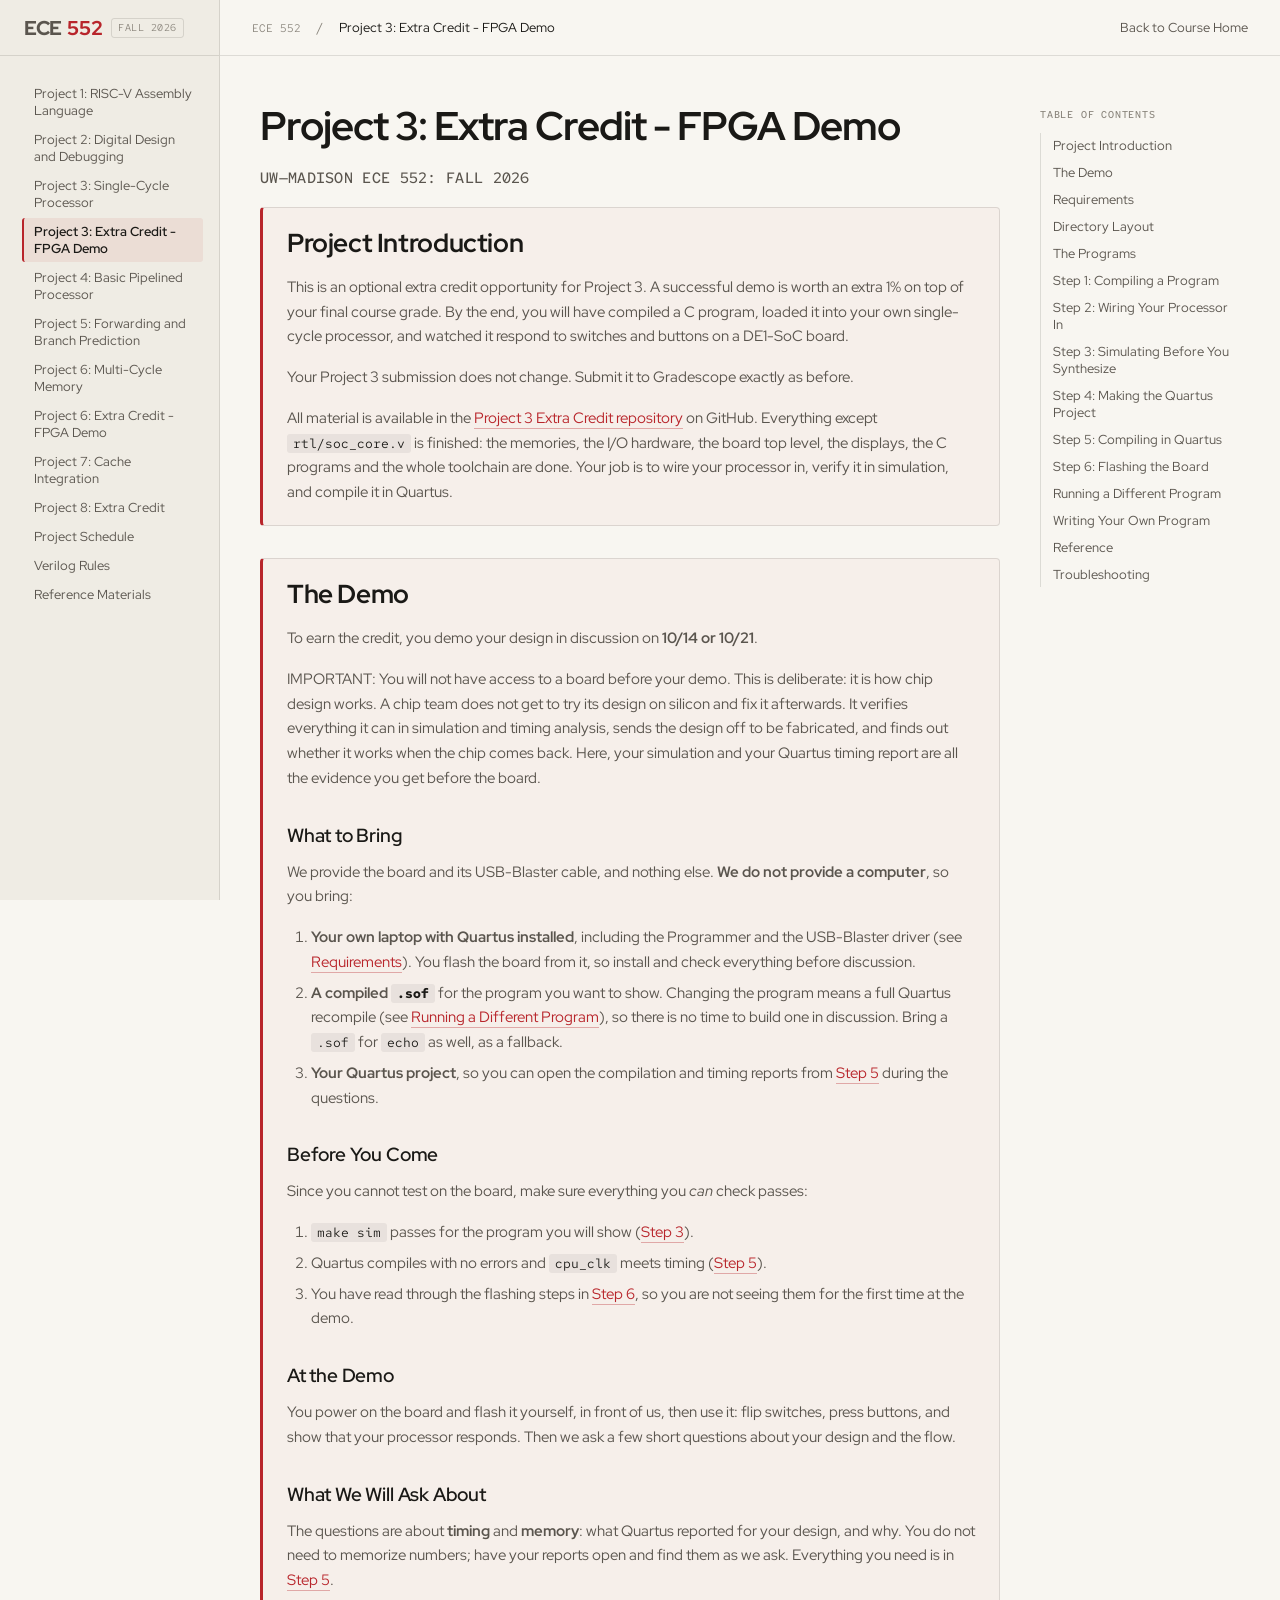
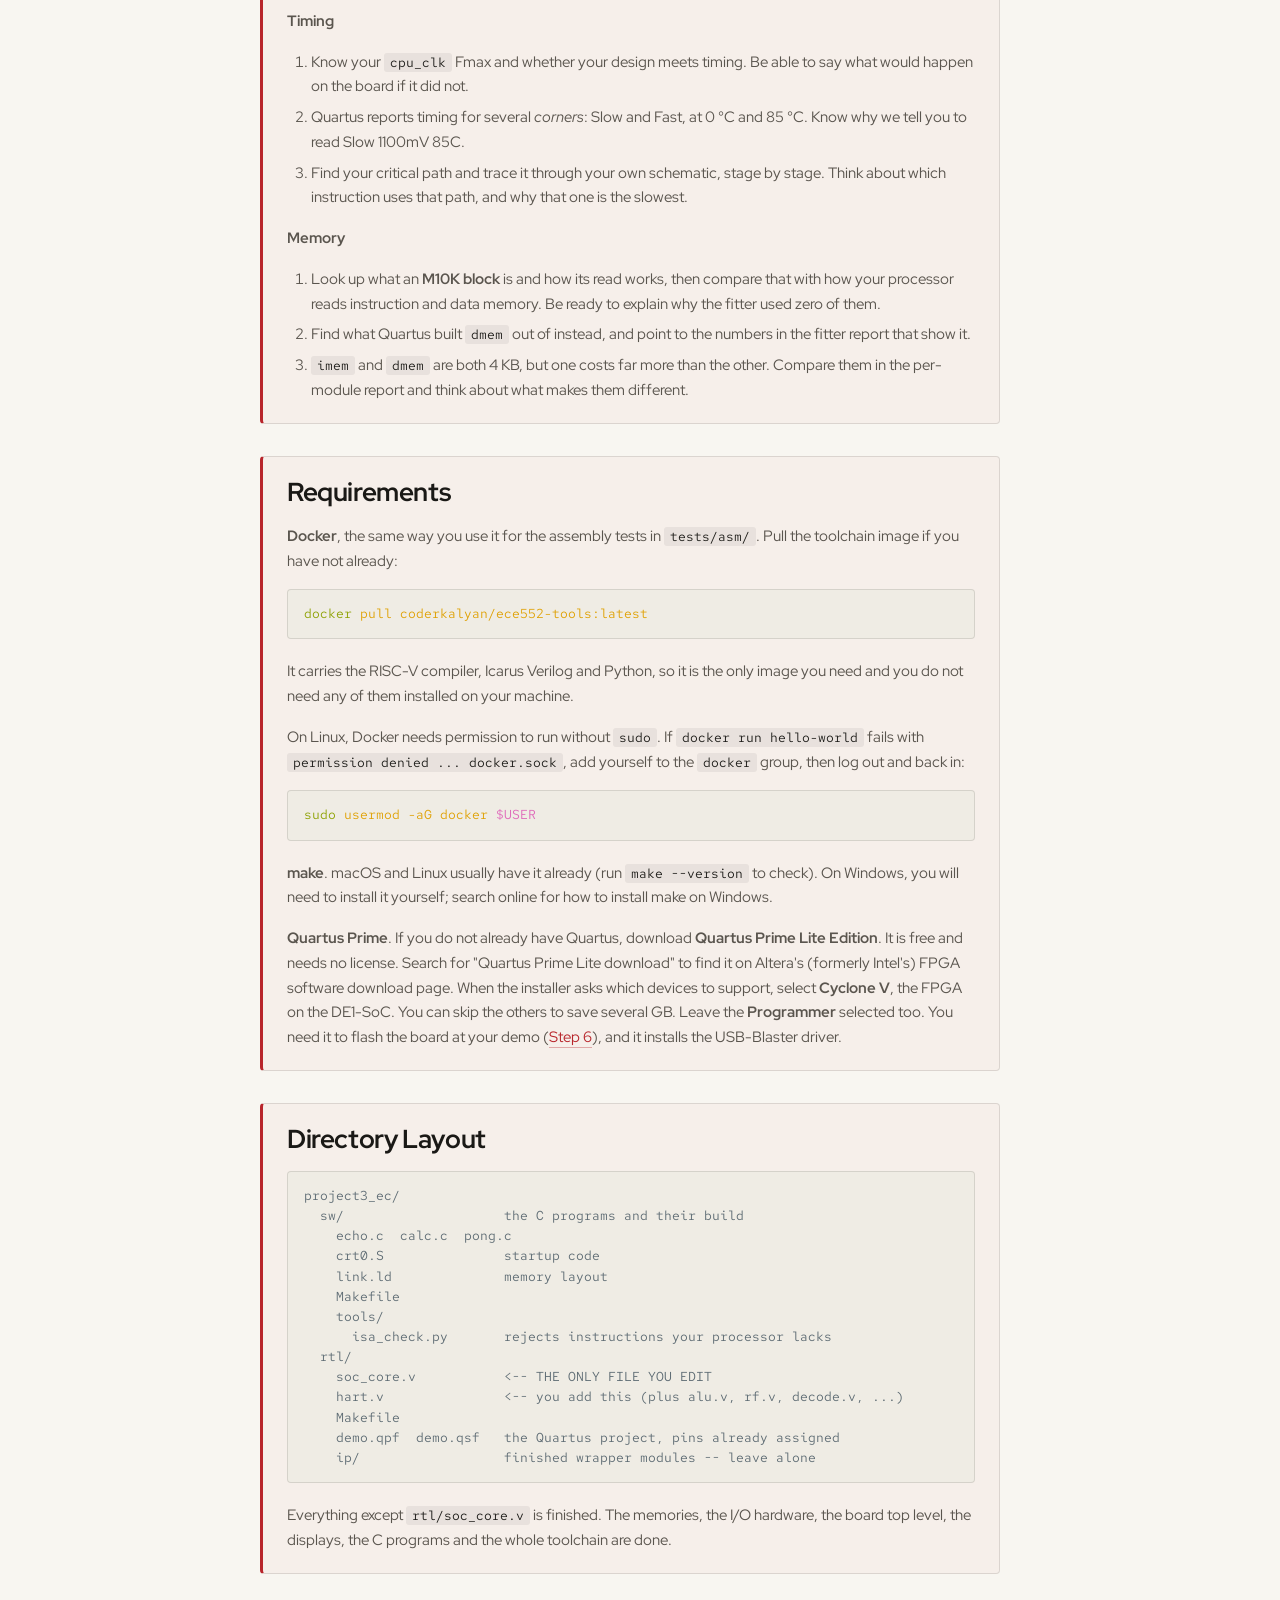
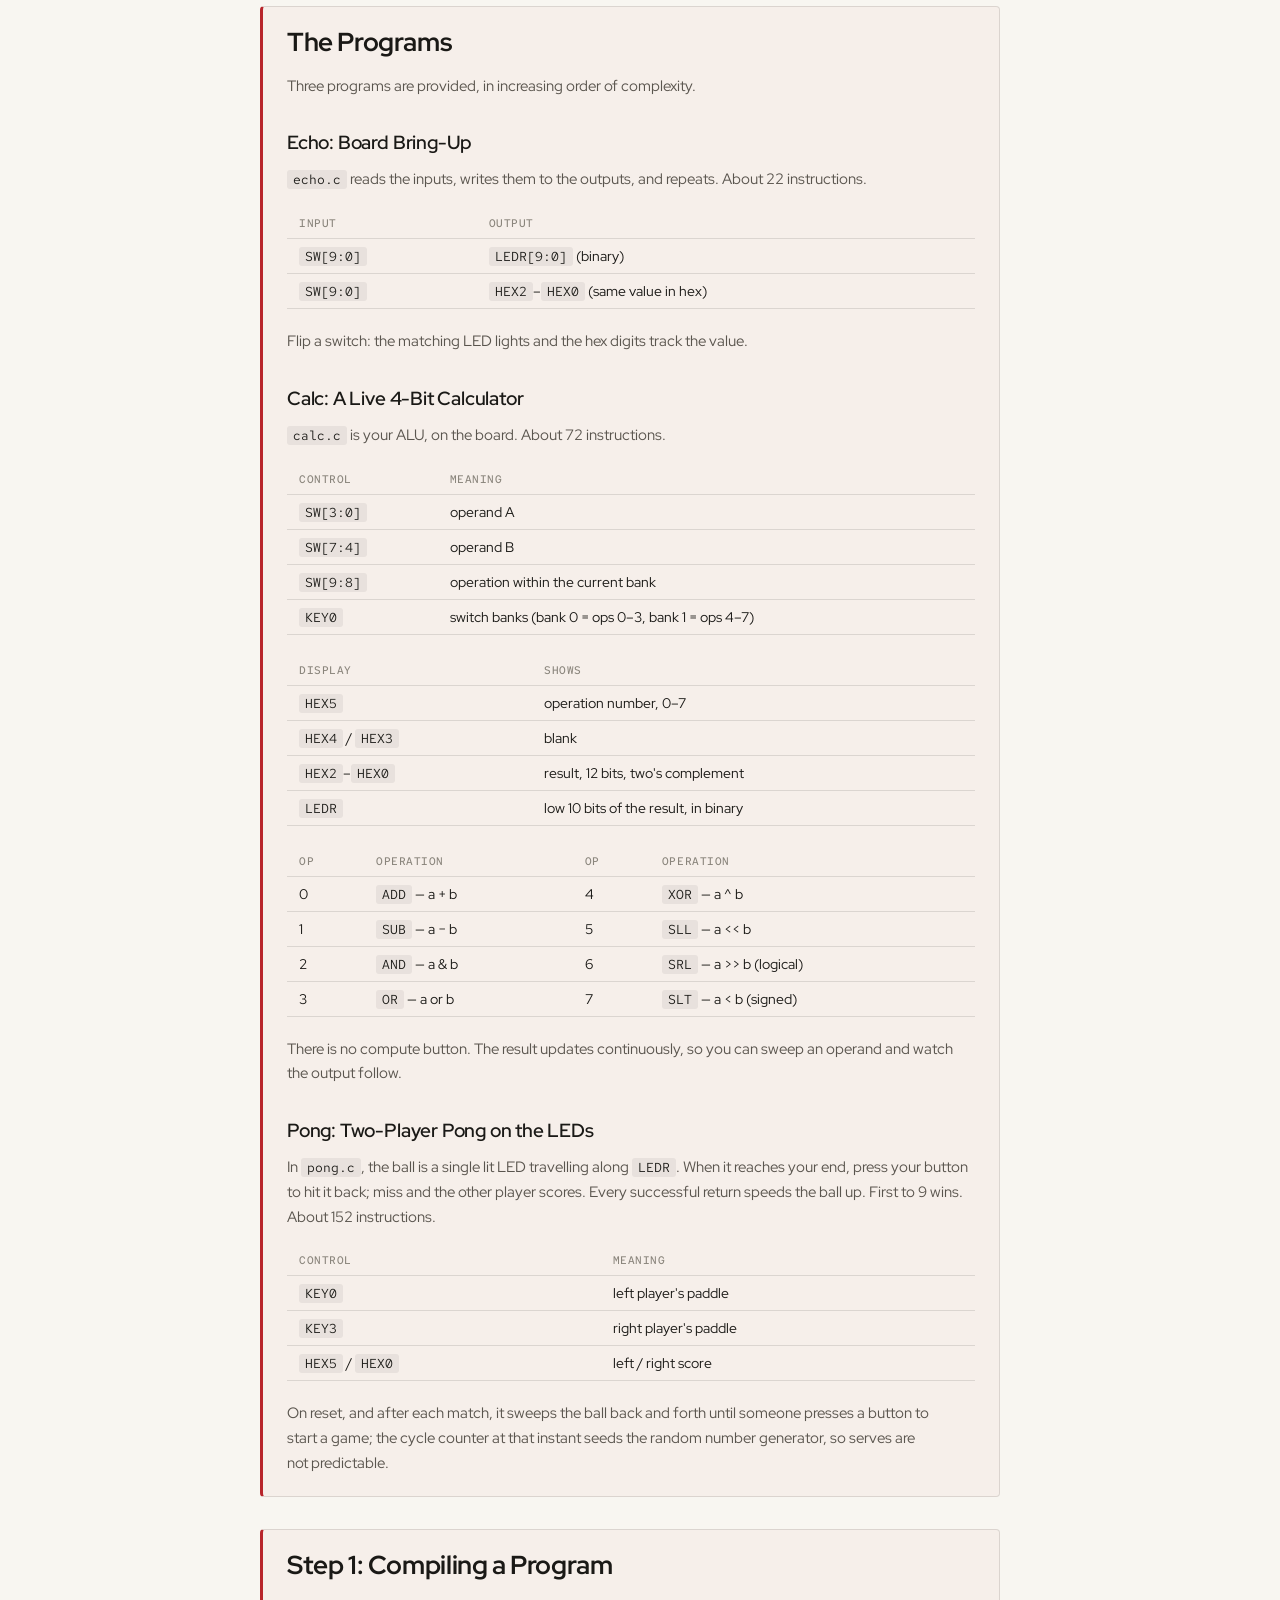
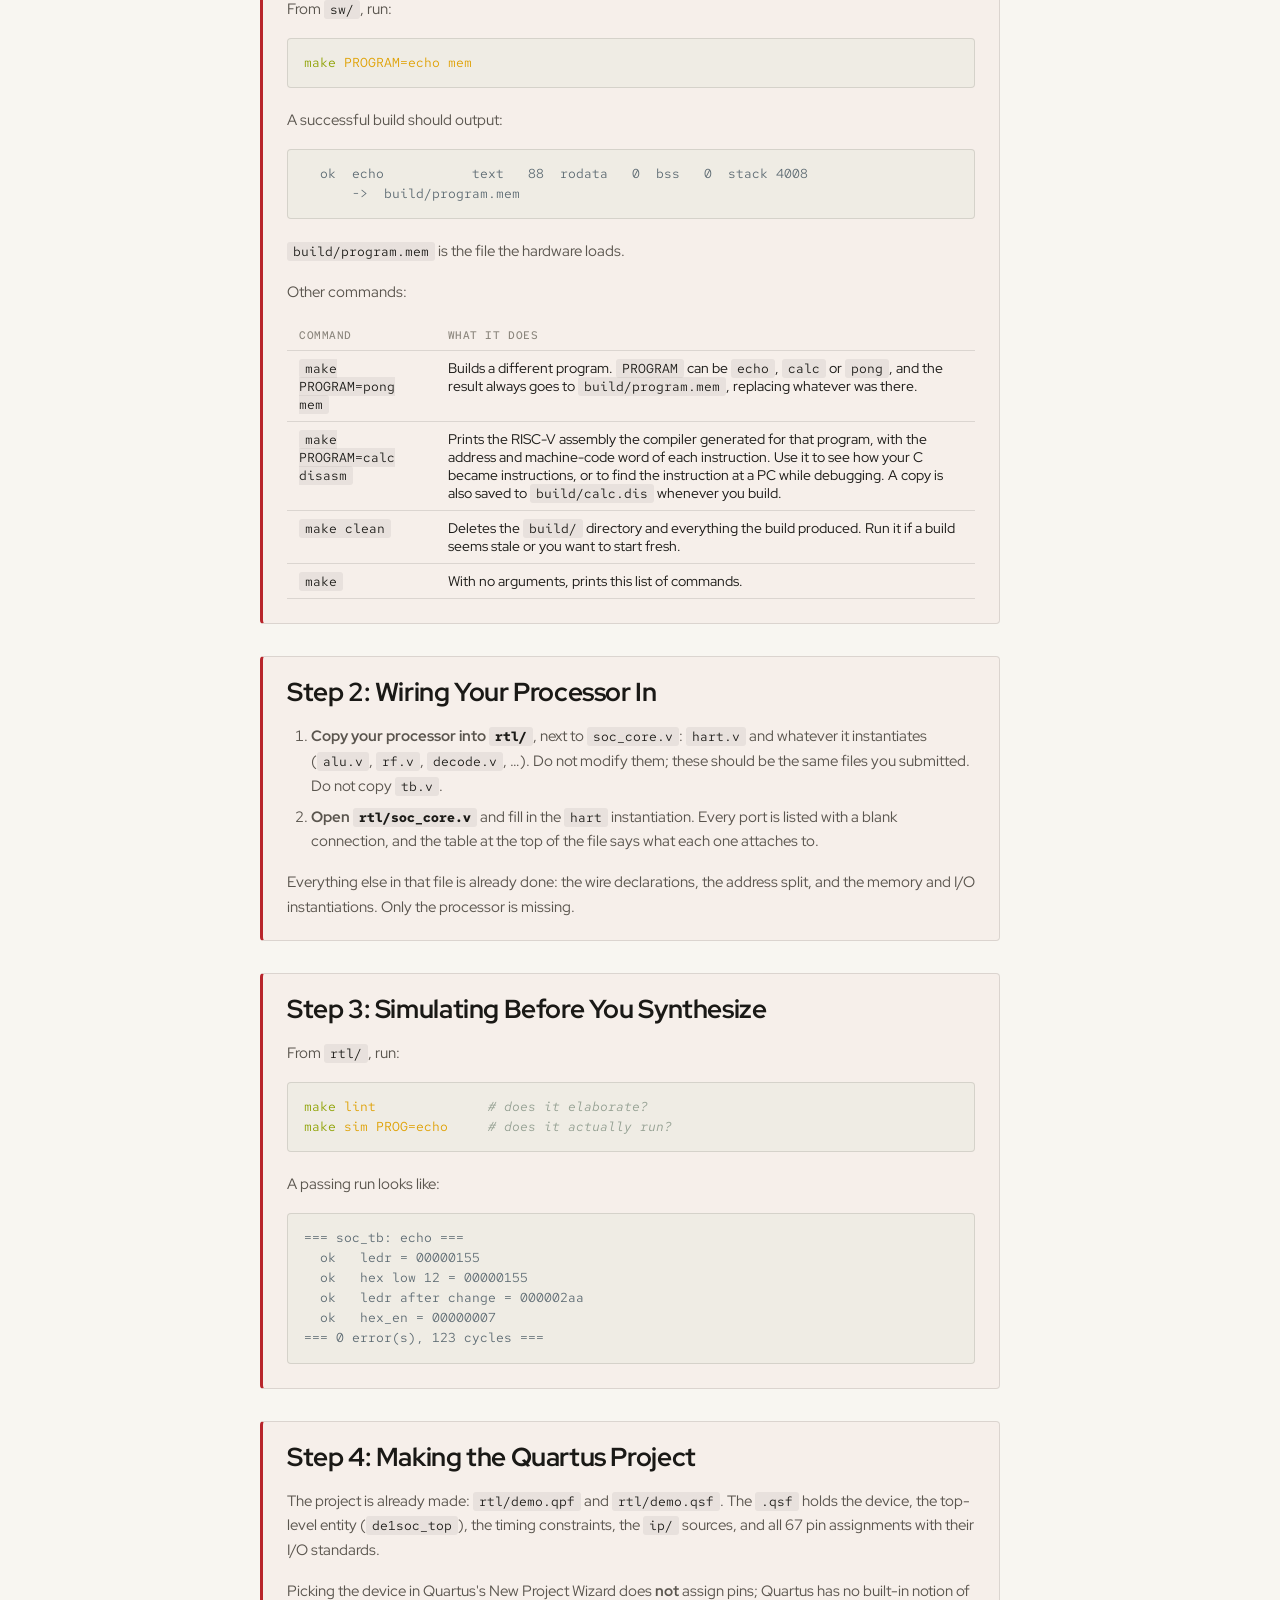
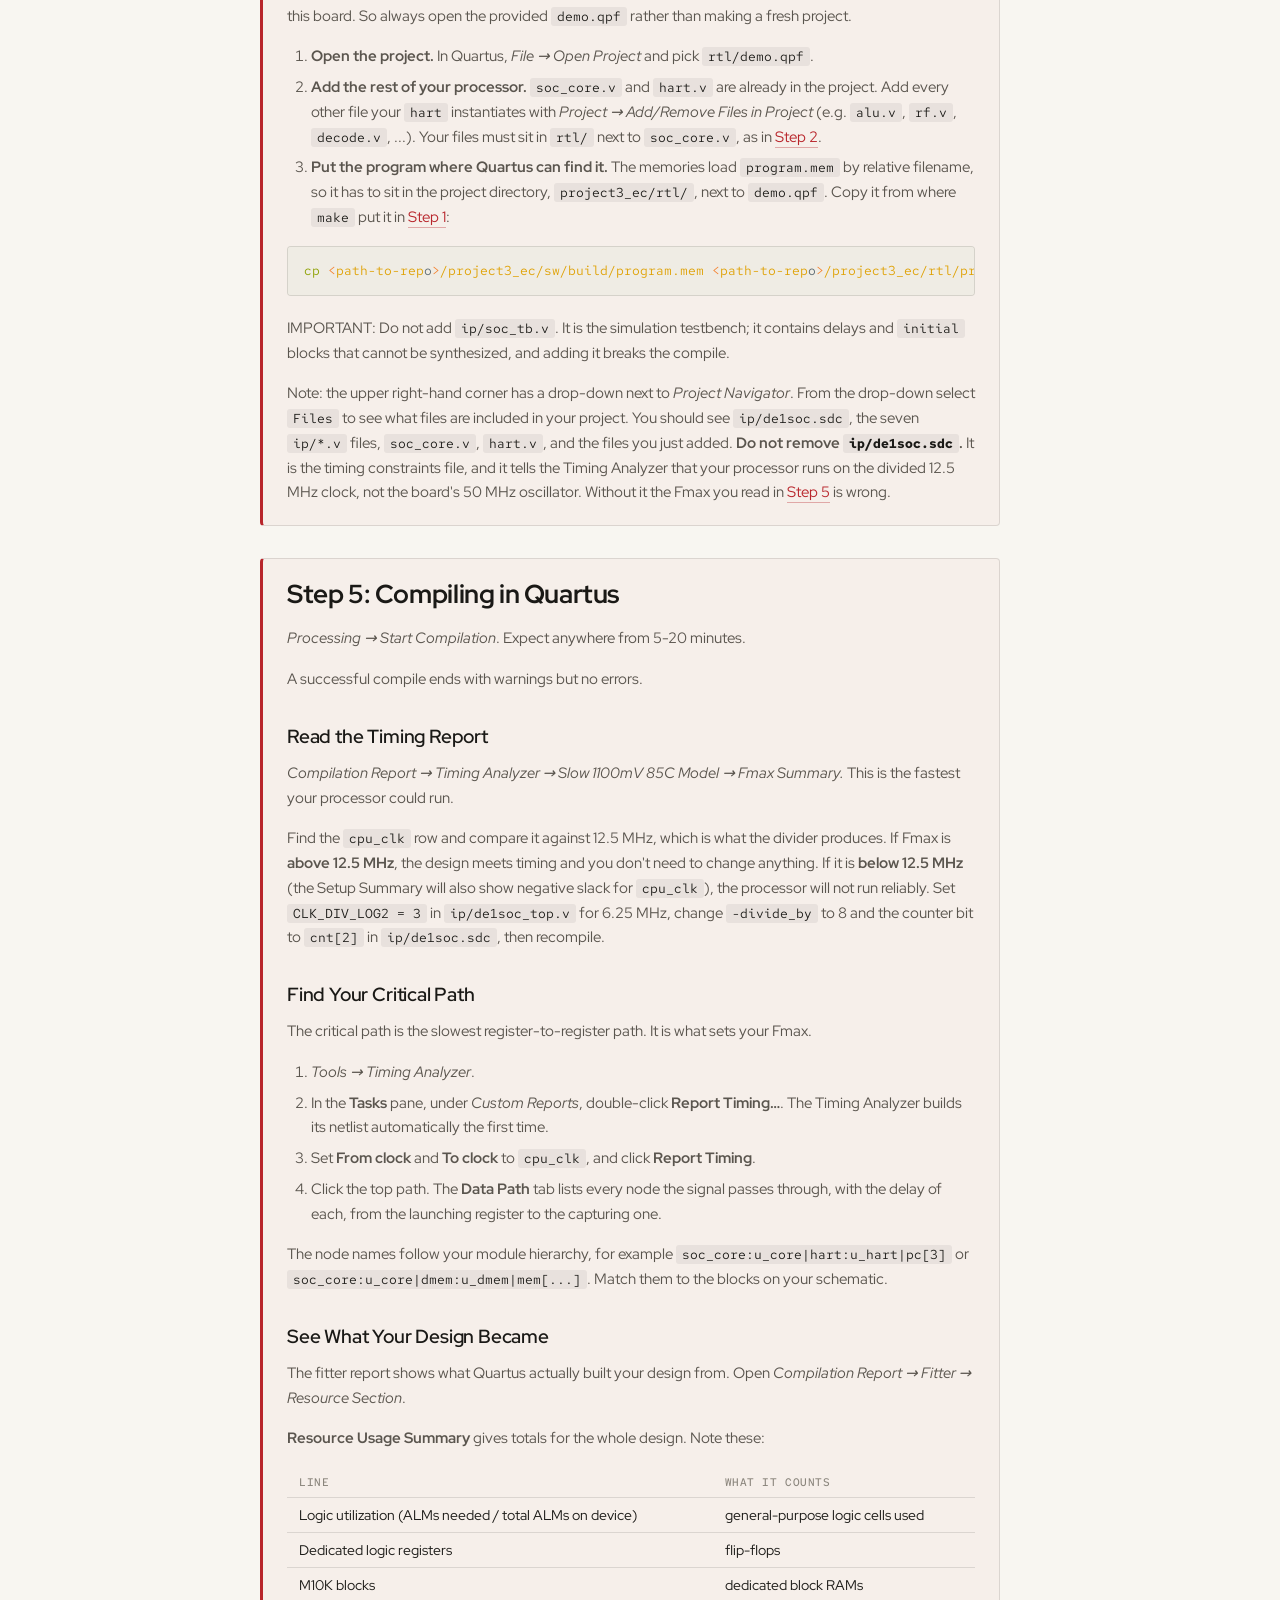
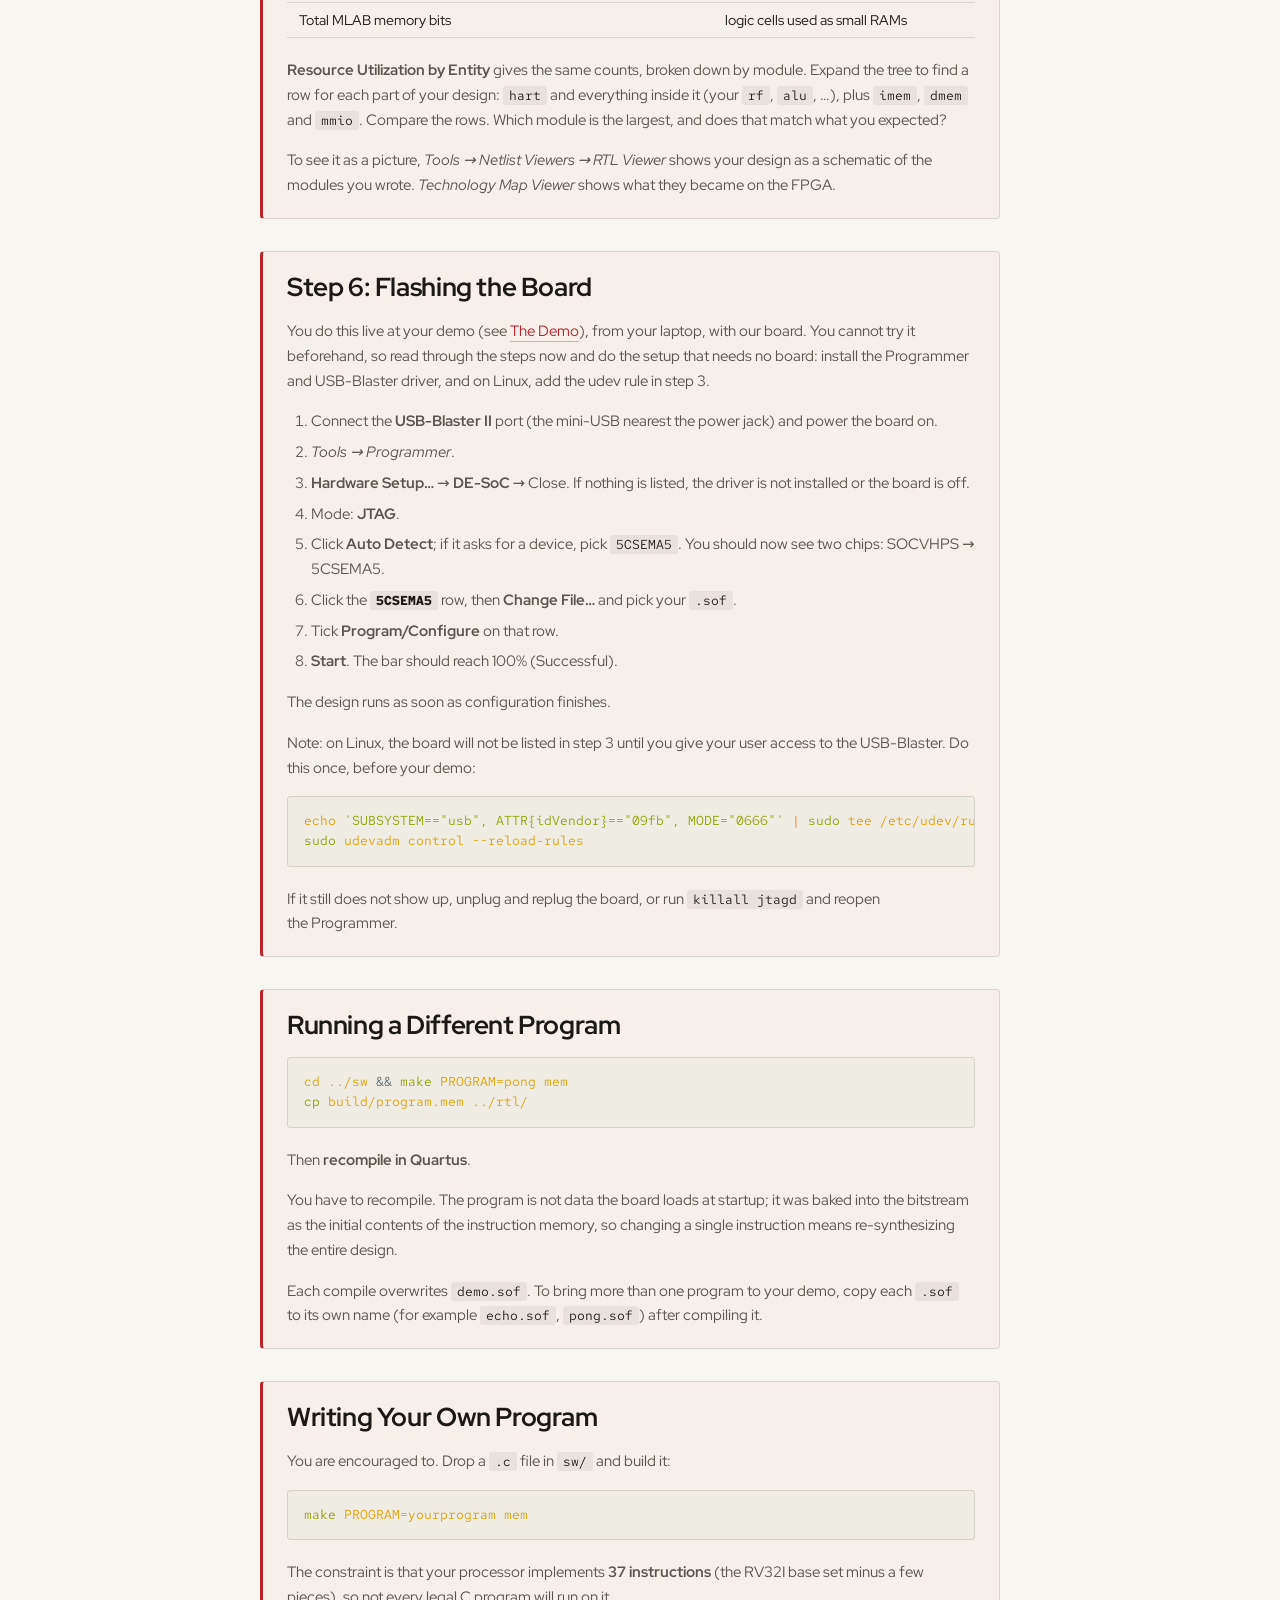
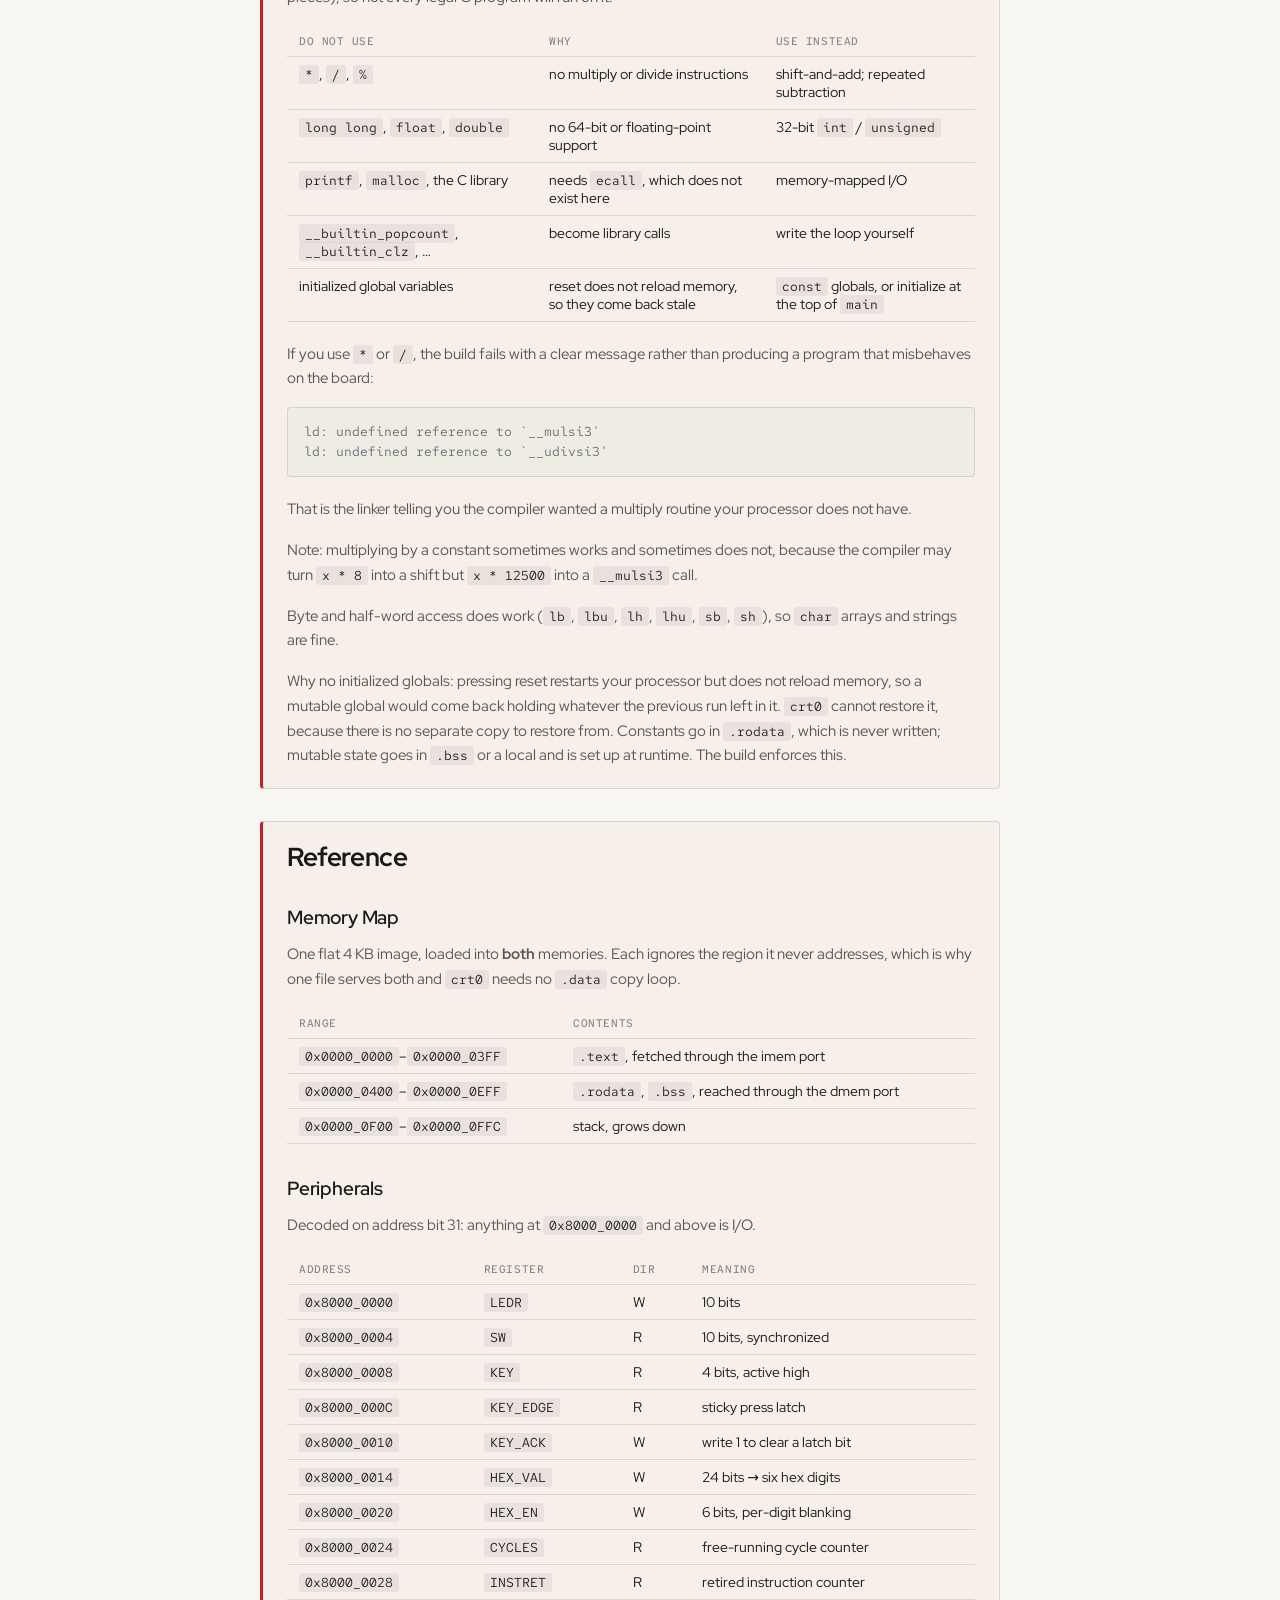
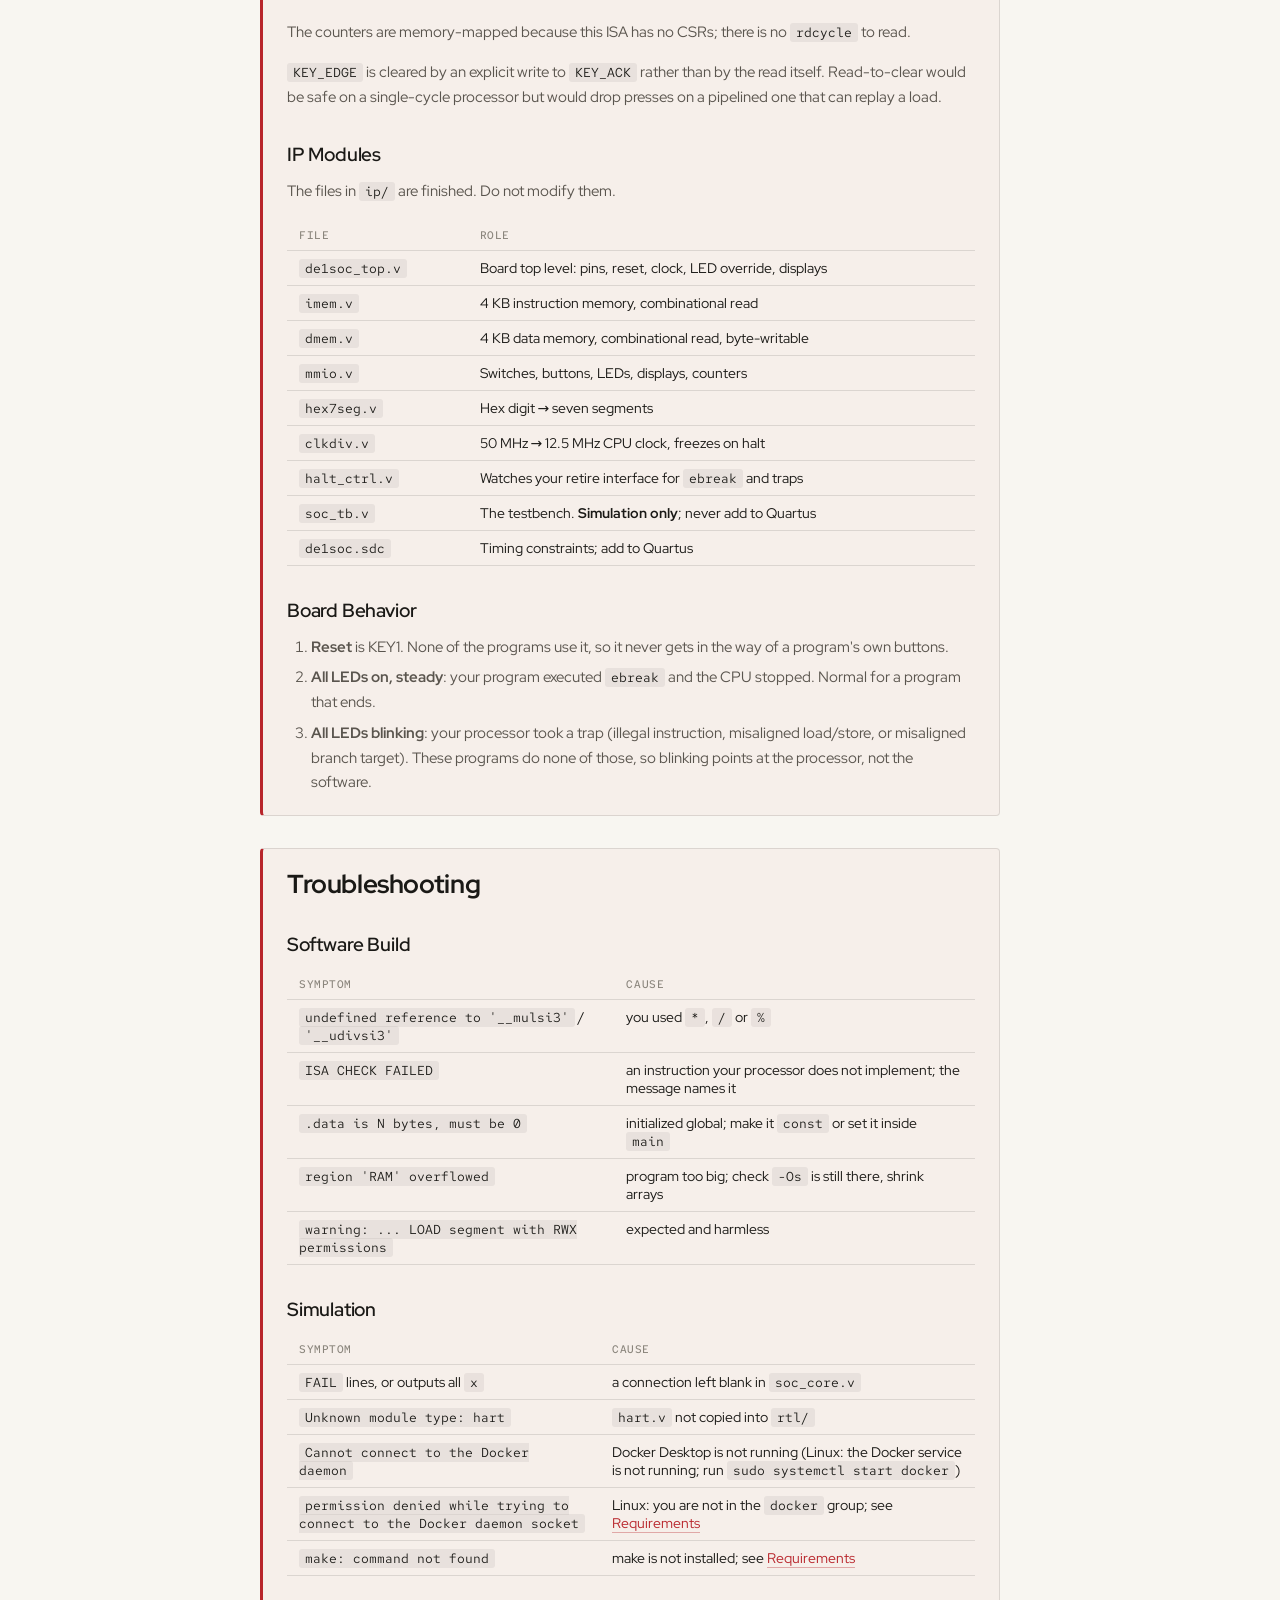
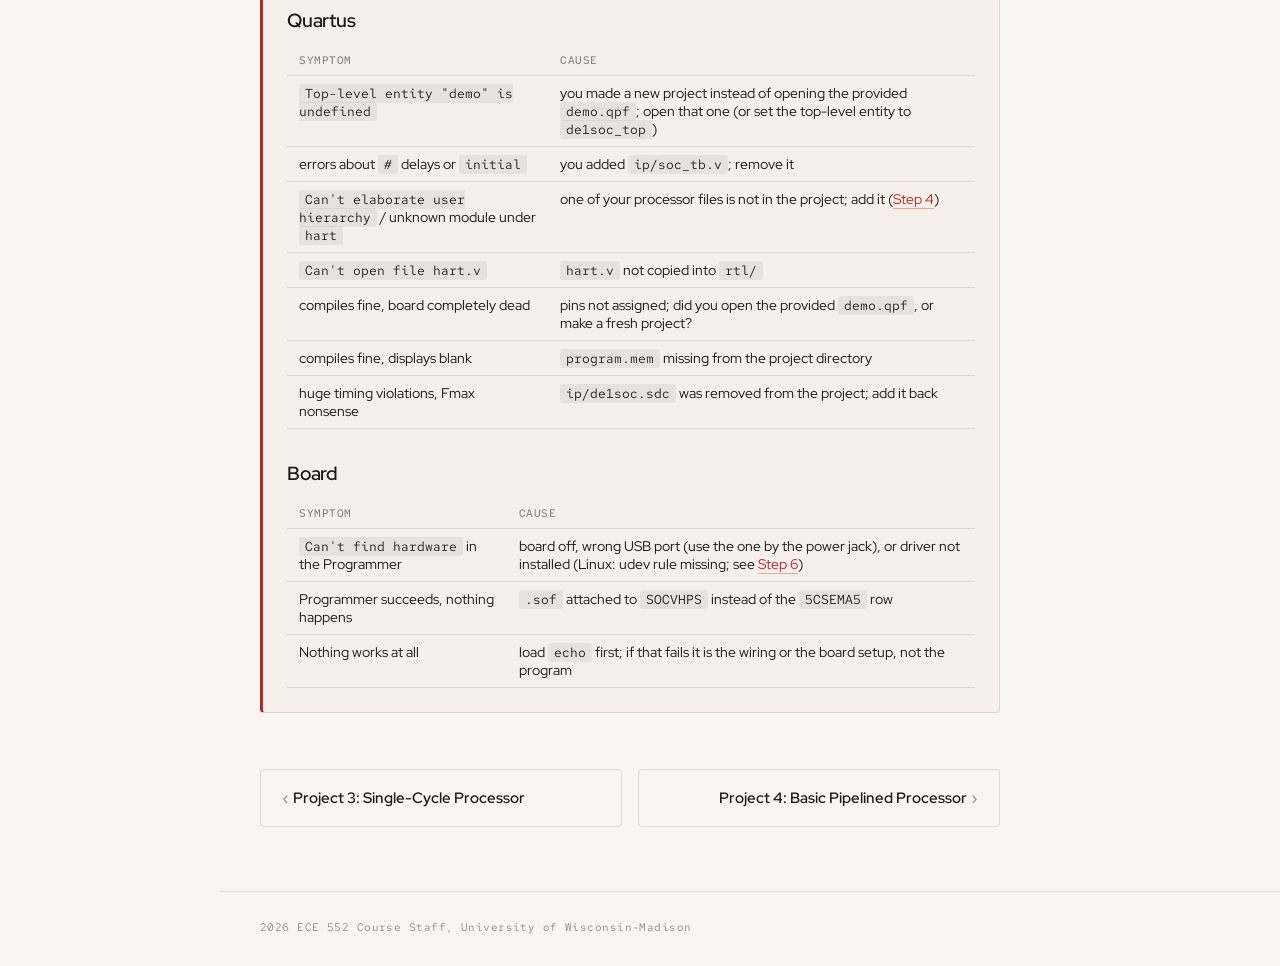
<file: project3_ec/index.html>
<!doctype html>
<html lang="en">
    <head>
        <meta charset="utf-8">
        <meta name="viewport" content="width=device-width, initial-scale=1.0">
        <title>Project 3: Extra Credit - FPGA Demo</title>
        <link rel="stylesheet" href="/styles/site.css">

        <link rel="preconnect" href="https://fonts.googleapis.com">
        <link rel="preconnect" href="https://fonts.gstatic.com" crossorigin>
        <link href="https://fonts.googleapis.com/css2?family=Red+Hat+Display:ital,wght@0,300;0,400;0,500;0,600;0,700;0,800;1,500;1,600&family=Red+Hat+Mono:wght@300;400;500;600&display=swap" rel="stylesheet">
    </head>

    <body>
        <div class="wa-docs-shell">
            <aside class="wa-docs-rail">
                
                <div class="wa-docs-rail-head">
                    <a class="wa-wordmark" href="/"><span class="wisc">ECE</span><span class="arch">552</span></a>
                    <span class="wa-docs-rail-version">Fall 2026</span>
                </div>

                
                <button type="button" class="wa-docs-disclosure-summary" aria-expanded="false" aria-controls="wa-docs-rail-nav" data-disclosure>
                    <span class="wa-docs-disclosure-label">Project 3: Extra Credit - FPGA Demo</span>
                    <span class="wa-docs-disclosure-icon" aria-hidden="true">+</span>
                </button>

                <nav id="wa-docs-rail-nav" class="wa-docs-rail-nav" aria-label="Project 3: Extra Credit - FPGA Demo" data-mobile-hidden>
                    
                    
                    <a class="wa-docs-rail-link" href="/project1/">Project 1: RISC-V Assembly Language</a>
                    
                    <a class="wa-docs-rail-link" href="/project2/">Project 2: Digital Design and Debugging</a>
                    
                    <a class="wa-docs-rail-link" href="/project3/">Project 3: Single-Cycle Processor</a>
                    
                    <a class="wa-docs-rail-link is-active" href="/project3_ec/">Project 3: Extra Credit - FPGA Demo</a>
                    
                    <a class="wa-docs-rail-link" href="/project4/">Project 4: Basic Pipelined Processor</a>
                    
                    <a class="wa-docs-rail-link" href="/project5/">Project 5: Forwarding and Branch Prediction</a>
                    
                    <a class="wa-docs-rail-link" href="/project6/">Project 6: Multi-Cycle Memory</a>
                    
                    <a class="wa-docs-rail-link" href="/project6_ec/">Project 6: Extra Credit - FPGA Demo</a>
                    
                    <a class="wa-docs-rail-link" href="/project7/">Project 7: Cache Integration</a>
                    
                    <a class="wa-docs-rail-link" href="/project8/">Project 8: Extra Credit</a>
                    
                    <a class="wa-docs-rail-link" href="/schedule/">Project Schedule</a>
                    <a class="wa-docs-rail-link" href="/rules/">Verilog Rules</a>
                    <a class="wa-docs-rail-link" href="/html/reference.html">Reference Materials</a>
                </nav>
            </aside>

            <main class="wa-docs-main">
                <div class="wa-docs-topbar">
                    <div class="wa-docs-breadcrumb">
                        
                        <span class="crumb-mono">ECE 552</span>
                        <span class="crumb-sep" aria-hidden="true">/</span>
                        
                        <span class="crumb-cur">Project 3: Extra Credit - FPGA Demo</span>
                    </div>
                    
                    <div class="wa-docs-topbar-right">
                        <a class="wa-docs-topbar-link" href="/">Back to Course Home</a>
                    </div>
                    
                </div>

                <div class="wa-docs-content">
                    <article class="wa-docs-article">
                        
                        <h1 class="wa-docs-h1">Project 3: Extra Credit - FPGA Demo</h1>
                        <p class="wa-docs-page-tag">UW—Madison ECE 552: Fall 2026</p>

                        <div class="instructions-box">
<h2 id="project-introduction" tabindex="-1">Project Introduction</h2>
<p>This is an optional extra credit opportunity for Project 3. A successful demo is worth an extra 1% on top of your final course grade. By the end, you will have compiled a C program, loaded it into your own single-cycle processor, and watched it respond to switches and buttons on a DE1-SoC board.</p>
<p>Your Project 3 submission does not change. Submit it to Gradescope exactly as before.</p>
<p>All material is available in the <a href="https://github.com/wiscarch/riscv32i-arch-course-starter-fa26/tree/main/project3_ec">Project 3 Extra Credit repository</a> on GitHub. Everything except <code>rtl/soc_core.v</code> is finished: the memories, the I/O hardware, the board top level, the displays, the C programs and the whole toolchain are done. Your job is to wire your processor in, verify it in simulation, and compile it in Quartus.</p>
</div>
<div class="instructions-box">
<h2 id="the-demo" tabindex="-1">The Demo</h2>
<p>To earn the credit, you demo your design in discussion on <strong>10/14 or 10/21</strong>.</p>
<p>IMPORTANT: You will not have access to a board before your demo. This is deliberate: it is how chip design works. A chip team does not get to try its design on silicon and fix it afterwards. It verifies everything it can in simulation and timing analysis, sends the design off to be fabricated, and finds out whether it works when the chip comes back. Here, your simulation and your Quartus timing report are all the evidence you get before the board.</p>
<h3 id="what-to-bring" tabindex="-1">What to Bring</h3>
<p>We provide the board and its USB-Blaster cable, and nothing else. <strong>We do not provide a computer</strong>, so you bring:</p>
<ol>
<li><strong>Your own laptop with Quartus installed</strong>, including the Programmer and the USB-Blaster driver (see <a href="#requirements">Requirements</a>). You flash the board from it, so install and check everything before discussion.</li>
<li><strong>A compiled <code>.sof</code></strong> for the program you want to show. Changing the program means a full Quartus recompile (see <a href="#running-a-different-program">Running a Different Program</a>), so there is no time to build one in discussion. Bring a <code>.sof</code> for <code>echo</code> as well, as a fallback.</li>
<li><strong>Your Quartus project</strong>, so you can open the compilation and timing reports from <a href="#step-5-compiling-in-quartus">Step 5</a> during the questions.</li>
</ol>
<h3 id="before-you-come" tabindex="-1">Before You Come</h3>
<p>Since you cannot test on the board, make sure everything you <em>can</em> check passes:</p>
<ol>
<li><code>make sim</code> passes for the program you will show (<a href="#step-3-simulating-before-you-synthesize">Step 3</a>).</li>
<li>Quartus compiles with no errors and <code>cpu_clk</code> meets timing (<a href="#step-5-compiling-in-quartus">Step 5</a>).</li>
<li>You have read through the flashing steps in <a href="#step-6-flashing-the-board">Step 6</a>, so you are not seeing them for the first time at the demo.</li>
</ol>
<h3 id="at-the-demo" tabindex="-1">At the Demo</h3>
<p>You power on the board and flash it yourself, in front of us, then use it: flip switches, press buttons, and show that your processor responds. Then we ask a few short questions about your design and the flow.</p>
<h3 id="what-we-will-ask-about" tabindex="-1">What We Will Ask About</h3>
<p>The questions are about <strong>timing</strong> and <strong>memory</strong>: what Quartus reported for your design, and why. You do not need to memorize numbers; have your reports open and find them as we ask. Everything you need is in <a href="#step-5-compiling-in-quartus">Step 5</a>.</p>
<p><strong>Timing</strong></p>
<ol>
<li>Know your <code>cpu_clk</code> Fmax and whether your design meets timing. Be able to say what would happen on the board if it did not.</li>
<li>Quartus reports timing for several <em>corners</em>: Slow and Fast, at 0 °C and 85 °C. Know why we tell you to read Slow 1100mV 85C.</li>
<li>Find your critical path and trace it through your own schematic, stage by stage. Think about which instruction uses that path, and why that one is the slowest.</li>
</ol>
<p><strong>Memory</strong></p>
<ol>
<li>Look up what an <strong>M10K block</strong> is and how its read works, then compare that with how your processor reads instruction and data memory. Be ready to explain why the fitter used zero of them.</li>
<li>Find what Quartus built <code>dmem</code> out of instead, and point to the numbers in the fitter report that show it.</li>
<li><code>imem</code> and <code>dmem</code> are both 4 KB, but one costs far more than the other. Compare them in the per-module report and think about what makes them different.</li>
</ol>
</div>
<div class="instructions-box">
<h2 id="requirements" tabindex="-1">Requirements</h2>
<p><strong>Docker</strong>, the same way you use it for the assembly tests in <code>tests/asm/</code>. Pull the toolchain image if you have not already:</p>
<pre class="shiki everforest-light" style="background-color:#efece4;color:#5c6a72" tabindex="0"><code><span class="line"><span style="color:#8DA101">docker</span><span style="color:#DFA000"> pull</span><span style="color:#DFA000"> coderkalyan/ece552-tools:latest</span></span>
<span class="line"></span></code></pre>
<p>It carries the RISC-V compiler, Icarus Verilog and Python, so it is the only image you need and you do not need any of them installed on your machine.</p>
<p>On Linux, Docker needs permission to run without <code>sudo</code>. If <code>docker run hello-world</code> fails with <code>permission denied ... docker.sock</code>, add yourself to the <code>docker</code> group, then log out and back in:</p>
<pre class="shiki everforest-light" style="background-color:#efece4;color:#5c6a72" tabindex="0"><code><span class="line"><span style="color:#8DA101">sudo</span><span style="color:#DFA000"> usermod</span><span style="color:#DFA000"> -aG</span><span style="color:#DFA000"> docker</span><span style="color:#DF69BA"> $USER</span></span>
<span class="line"></span></code></pre>
<p><strong>make</strong>. macOS and Linux usually have it already (run <code>make --version</code> to check). On Windows, you will need to install it yourself; search online for how to install make on Windows.</p>
<p><strong>Quartus Prime</strong>. If you do not already have Quartus, download <strong>Quartus Prime Lite Edition</strong>. It is free and needs no license. Search for &quot;Quartus Prime Lite download&quot; to find it on Altera's (formerly Intel's) FPGA software download page. When the installer asks which devices to support, select <strong>Cyclone V</strong>, the FPGA on the DE1-SoC. You can skip the others to save several GB. Leave the <strong>Programmer</strong> selected too. You need it to flash the board at your demo (<a href="#step-6-flashing-the-board">Step 6</a>), and it installs the USB-Blaster driver.</p>
</div>
<div class="instructions-box">
<h2 id="directory-layout" tabindex="-1">Directory Layout</h2>
<pre class="shiki everforest-light" style="background-color:#efece4;color:#5c6a72" tabindex="0"><code><span class="line"><span>project3_ec/</span></span>
<span class="line"><span>  sw/                    the C programs and their build</span></span>
<span class="line"><span>    echo.c  calc.c  pong.c</span></span>
<span class="line"><span>    crt0.S               startup code</span></span>
<span class="line"><span>    link.ld              memory layout</span></span>
<span class="line"><span>    Makefile</span></span>
<span class="line"><span>    tools/</span></span>
<span class="line"><span>      isa_check.py       rejects instructions your processor lacks</span></span>
<span class="line"><span>  rtl/</span></span>
<span class="line"><span>    soc_core.v           &#x3C;-- THE ONLY FILE YOU EDIT</span></span>
<span class="line"><span>    hart.v               &#x3C;-- you add this (plus alu.v, rf.v, decode.v, ...)</span></span>
<span class="line"><span>    Makefile</span></span>
<span class="line"><span>    demo.qpf  demo.qsf   the Quartus project, pins already assigned</span></span>
<span class="line"><span>    ip/                  finished wrapper modules -- leave alone</span></span>
<span class="line"><span></span></span></code></pre>
<p>Everything except <code>rtl/soc_core.v</code> is finished. The memories, the I/O hardware, the board top level, the displays, the C programs and the whole toolchain are done.</p>
</div>
<div class="instructions-box">
<h2 id="the-programs" tabindex="-1">The Programs</h2>
<p>Three programs are provided, in increasing order of complexity.</p>
<h3 id="echo-board-bring-up" tabindex="-1">Echo: Board Bring-Up</h3>
<p><code>echo.c</code> reads the inputs, writes them to the outputs, and repeats. About 22 instructions.</p>
<div class="table-scroll"><table>
<thead>
<tr>
<th>Input</th>
<th>Output</th>
</tr>
</thead>
<tbody>
<tr>
<td><code>SW[9:0]</code></td>
<td><code>LEDR[9:0]</code> (binary)</td>
</tr>
<tr>
<td><code>SW[9:0]</code></td>
<td><code>HEX2</code>–<code>HEX0</code> (same value in hex)</td>
</tr>
</tbody>
</table>
</div><p>Flip a switch: the matching LED lights and the hex digits track the value.</p>
<h3 id="calc-a-live-4-bit-calculator" tabindex="-1">Calc: A Live 4-Bit Calculator</h3>
<p><code>calc.c</code> is your ALU, on the board. About 72 instructions.</p>
<div class="table-scroll"><table>
<thead>
<tr>
<th>Control</th>
<th>Meaning</th>
</tr>
</thead>
<tbody>
<tr>
<td><code>SW[3:0]</code></td>
<td>operand A</td>
</tr>
<tr>
<td><code>SW[7:4]</code></td>
<td>operand B</td>
</tr>
<tr>
<td><code>SW[9:8]</code></td>
<td>operation within the current bank</td>
</tr>
<tr>
<td><code>KEY0</code></td>
<td>switch banks (bank 0 = ops 0–3, bank 1 = ops 4–7)</td>
</tr>
</tbody>
</table>
</div><div class="table-scroll"><table>
<thead>
<tr>
<th>Display</th>
<th>Shows</th>
</tr>
</thead>
<tbody>
<tr>
<td><code>HEX5</code></td>
<td>operation number, 0–7</td>
</tr>
<tr>
<td><code>HEX4</code> / <code>HEX3</code></td>
<td>blank</td>
</tr>
<tr>
<td><code>HEX2</code>–<code>HEX0</code></td>
<td>result, 12 bits, two's complement</td>
</tr>
<tr>
<td><code>LEDR</code></td>
<td>low 10 bits of the result, in binary</td>
</tr>
</tbody>
</table>
</div><div class="table-scroll"><table>
<thead>
<tr>
<th>Op</th>
<th>Operation</th>
<th>Op</th>
<th>Operation</th>
</tr>
</thead>
<tbody>
<tr>
<td>0</td>
<td><code>ADD</code> — a + b</td>
<td>4</td>
<td><code>XOR</code> — a ^ b</td>
</tr>
<tr>
<td>1</td>
<td><code>SUB</code> — a − b</td>
<td>5</td>
<td><code>SLL</code> — a &lt;&lt; b</td>
</tr>
<tr>
<td>2</td>
<td><code>AND</code> — a &amp; b</td>
<td>6</td>
<td><code>SRL</code> — a &gt;&gt; b (logical)</td>
</tr>
<tr>
<td>3</td>
<td><code>OR</code> — a or b</td>
<td>7</td>
<td><code>SLT</code> — a &lt; b (signed)</td>
</tr>
</tbody>
</table>
</div><p>There is no compute button. The result updates continuously, so you can sweep an operand and watch the output follow.</p>
<h3 id="pong-two-player-pong-on-the-leds" tabindex="-1">Pong: Two-Player Pong on the LEDs</h3>
<p>In <code>pong.c</code>, the ball is a single lit LED travelling along <code>LEDR</code>. When it reaches your end, press your button to hit it back; miss and the other player scores. Every successful return speeds the ball up. First to 9 wins. About 152 instructions.</p>
<div class="table-scroll"><table>
<thead>
<tr>
<th>Control</th>
<th>Meaning</th>
</tr>
</thead>
<tbody>
<tr>
<td><code>KEY0</code></td>
<td>left player's paddle</td>
</tr>
<tr>
<td><code>KEY3</code></td>
<td>right player's paddle</td>
</tr>
<tr>
<td><code>HEX5</code> / <code>HEX0</code></td>
<td>left / right score</td>
</tr>
</tbody>
</table>
</div><p>On reset, and after each match, it sweeps the ball back and forth until someone presses a button to start a game; the cycle counter at that instant seeds the random number generator, so serves are not predictable.</p>
</div>
<div class="instructions-box">
<h2 id="step-1-compiling-a-program" tabindex="-1">Step 1: Compiling a Program</h2>
<p>From <code>sw/</code>, run:</p>
<pre class="shiki everforest-light" style="background-color:#efece4;color:#5c6a72" tabindex="0"><code><span class="line"><span style="color:#8DA101">make</span><span style="color:#DFA000"> PROGRAM=echo</span><span style="color:#DFA000"> mem</span></span>
<span class="line"></span></code></pre>
<p>A successful build should output:</p>
<pre class="shiki everforest-light" style="background-color:#efece4;color:#5c6a72" tabindex="0"><code><span class="line"><span>  ok  echo           text   88  rodata   0  bss   0  stack 4008</span></span>
<span class="line"><span>      ->  build/program.mem</span></span>
<span class="line"><span></span></span></code></pre>
<p><code>build/program.mem</code> is the file the hardware loads.</p>
<p>Other commands:</p>
<div class="table-scroll"><table>
<thead>
<tr>
<th>Command</th>
<th>What it does</th>
</tr>
</thead>
<tbody>
<tr>
<td><code>make PROGRAM=pong mem</code></td>
<td>Builds a different program. <code>PROGRAM</code> can be <code>echo</code>, <code>calc</code> or <code>pong</code>, and the result always goes to <code>build/program.mem</code>, replacing whatever was there.</td>
</tr>
<tr>
<td><code>make PROGRAM=calc disasm</code></td>
<td>Prints the RISC-V assembly the compiler generated for that program, with the address and machine-code word of each instruction. Use it to see how your C became instructions, or to find the instruction at a PC while debugging. A copy is also saved to <code>build/calc.dis</code> whenever you build.</td>
</tr>
<tr>
<td><code>make clean</code></td>
<td>Deletes the <code>build/</code> directory and everything the build produced. Run it if a build seems stale or you want to start fresh.</td>
</tr>
<tr>
<td><code>make</code></td>
<td>With no arguments, prints this list of commands.</td>
</tr>
</tbody>
</table>
</div></div>
<div class="instructions-box">
<h2 id="step-2-wiring-your-processor-in" tabindex="-1">Step 2: Wiring Your Processor In</h2>
<ol>
<li><strong>Copy your processor into <code>rtl/</code></strong>, next to <code>soc_core.v</code>: <code>hart.v</code> and whatever it instantiates (<code>alu.v</code>, <code>rf.v</code>, <code>decode.v</code>, …). Do not modify them; these should be the same files you submitted. Do not copy <code>tb.v</code>.</li>
<li><strong>Open <code>rtl/soc_core.v</code></strong> and fill in the <code>hart</code> instantiation. Every port is listed with a blank connection, and the table at the top of the file says what each one attaches to.</li>
</ol>
<p>Everything else in that file is already done: the wire declarations, the address split, and the memory and I/O instantiations. Only the processor is missing.</p>
</div>
<div class="instructions-box">
<h2 id="step-3-simulating-before-you-synthesize" tabindex="-1">Step 3: Simulating Before You Synthesize</h2>
<p>From <code>rtl/</code>, run:</p>
<pre class="shiki everforest-light" style="background-color:#efece4;color:#5c6a72" tabindex="0"><code><span class="line"><span style="color:#8DA101">make</span><span style="color:#DFA000"> lint</span><span style="color:#939F91;font-style:italic">              # does it elaborate?</span></span>
<span class="line"><span style="color:#8DA101">make</span><span style="color:#DFA000"> sim</span><span style="color:#DFA000"> PROG=echo</span><span style="color:#939F91;font-style:italic">     # does it actually run?</span></span>
<span class="line"></span></code></pre>
<p>A passing run looks like:</p>
<pre class="shiki everforest-light" style="background-color:#efece4;color:#5c6a72" tabindex="0"><code><span class="line"><span>=== soc_tb: echo ===</span></span>
<span class="line"><span>  ok   ledr = 00000155</span></span>
<span class="line"><span>  ok   hex low 12 = 00000155</span></span>
<span class="line"><span>  ok   ledr after change = 000002aa</span></span>
<span class="line"><span>  ok   hex_en = 00000007</span></span>
<span class="line"><span>=== 0 error(s), 123 cycles ===</span></span>
<span class="line"><span></span></span></code></pre>
</div>
<div class="instructions-box">
<h2 id="step-4-making-the-quartus-project" tabindex="-1">Step 4: Making the Quartus Project</h2>
<p>The project is already made: <code>rtl/demo.qpf</code> and <code>rtl/demo.qsf</code>. The <code>.qsf</code> holds the device, the top-level entity (<code>de1soc_top</code>), the timing constraints, the <code>ip/</code> sources, and all 67 pin assignments with their I/O standards.</p>
<p>Picking the device in Quartus's New Project Wizard does <strong>not</strong> assign pins; Quartus has no built-in notion of this board. So always open the provided <code>demo.qpf</code> rather than making a fresh project.</p>
<ol>
<li><strong>Open the project.</strong> In Quartus, <em>File → Open Project</em> and pick <code>rtl/demo.qpf</code>.</li>
<li><strong>Add the rest of your processor.</strong> <code>soc_core.v</code> and <code>hart.v</code> are already in the project. Add every other file your <code>hart</code> instantiates with <em>Project → Add/Remove Files in Project</em> (e.g. <code>alu.v</code>, <code>rf.v</code>, <code>decode.v</code>, ...). Your files must sit in <code>rtl/</code> next to <code>soc_core.v</code>, as in <a href="#step-2-wiring-your-processor-in">Step 2</a>.</li>
<li><strong>Put the program where Quartus can find it.</strong> The memories load <code>program.mem</code> by relative filename, so it has to sit in the project directory, <code>project3_ec/rtl/</code>, next to <code>demo.qpf</code>. Copy it from where <code>make</code> put it in <a href="#step-1-compiling-a-program">Step 1</a>:</li>
</ol>
<pre class="shiki everforest-light" style="background-color:#efece4;color:#5c6a72" tabindex="0"><code><span class="line"><span style="color:#8DA101">cp</span><span style="color:#F57D26"> &#x3C;</span><span style="color:#DFA000">path-to-rep</span><span style="color:#5C6A72">o</span><span style="color:#F57D26">></span><span style="color:#DFA000">/project3_ec/sw/build/program.mem</span><span style="color:#F57D26"> &#x3C;</span><span style="color:#DFA000">path-to-rep</span><span style="color:#5C6A72">o</span><span style="color:#F57D26">></span><span style="color:#DFA000">/project3_ec/rtl/program.mem</span></span>
<span class="line"></span></code></pre>
<p>IMPORTANT: Do not add <code>ip/soc_tb.v</code>. It is the simulation testbench; it contains delays and <code>initial</code> blocks that cannot be synthesized, and adding it breaks the compile.</p>
<p>Note: the upper right-hand corner has a drop-down next to <em>Project Navigator</em>. From the drop-down select <code>Files</code> to see what files are included in your project. You should see <code>ip/de1soc.sdc</code>, the seven <code>ip/*.v</code> files, <code>soc_core.v</code>, <code>hart.v</code>, and the files you just added. <strong>Do not remove <code>ip/de1soc.sdc</code>.</strong> It is the timing constraints file, and it tells the Timing Analyzer that your processor runs on the divided 12.5 MHz clock, not the board's 50 MHz oscillator. Without it the Fmax you read in <a href="#step-5-compiling-in-quartus">Step 5</a> is wrong.</p>
</div>
<div class="instructions-box">
<h2 id="step-5-compiling-in-quartus" tabindex="-1">Step 5: Compiling in Quartus</h2>
<p><em>Processing → Start Compilation</em>. Expect anywhere from 5-20 minutes.</p>
<p>A successful compile ends with warnings but no errors.</p>
<h3 id="read-the-timing-report" tabindex="-1">Read the Timing Report</h3>
<p><em>Compilation Report → Timing Analyzer → Slow 1100mV 85C Model → Fmax Summary.</em> This is the fastest your processor could run.</p>
<p>Find the <code>cpu_clk</code> row and compare it against 12.5 MHz, which is what the divider produces. If Fmax is <strong>above 12.5 MHz</strong>, the design meets timing and you don't need to change anything. If it is <strong>below 12.5 MHz</strong> (the Setup Summary will also show negative slack for <code>cpu_clk</code>), the processor will not run reliably. Set <code>CLK_DIV_LOG2 = 3</code> in <code>ip/de1soc_top.v</code> for 6.25 MHz, change <code>-divide_by</code> to 8 and the counter bit to <code>cnt[2]</code> in <code>ip/de1soc.sdc</code>, then recompile.</p>
<h3 id="find-your-critical-path" tabindex="-1">Find Your Critical Path</h3>
<p>The critical path is the slowest register-to-register path. It is what sets your Fmax.</p>
<ol>
<li><em>Tools → Timing Analyzer</em>.</li>
<li>In the <strong>Tasks</strong> pane, under <em>Custom Reports</em>, double-click <strong>Report Timing…</strong>. The Timing Analyzer builds its netlist automatically the first time.</li>
<li>Set <strong>From clock</strong> and <strong>To clock</strong> to <code>cpu_clk</code>, and click <strong>Report Timing</strong>.</li>
<li>Click the top path. The <strong>Data Path</strong> tab lists every node the signal passes through, with the delay of each, from the launching register to the capturing one.</li>
</ol>
<p>The node names follow your module hierarchy, for example <code>soc_core:u_core|hart:u_hart|pc[3]</code> or <code>soc_core:u_core|dmem:u_dmem|mem[...]</code>. Match them to the blocks on your schematic.</p>
<h3 id="see-what-your-design-became" tabindex="-1">See What Your Design Became</h3>
<p>The fitter report shows what Quartus actually built your design from. Open <em>Compilation Report → Fitter → Resource Section</em>.</p>
<p><strong>Resource Usage Summary</strong> gives totals for the whole design. Note these:</p>
<div class="table-scroll"><table>
<thead>
<tr>
<th>Line</th>
<th>What it counts</th>
</tr>
</thead>
<tbody>
<tr>
<td>Logic utilization (ALMs needed / total ALMs on device)</td>
<td>general-purpose logic cells used</td>
</tr>
<tr>
<td>Dedicated logic registers</td>
<td>flip-flops</td>
</tr>
<tr>
<td>M10K blocks</td>
<td>dedicated block RAMs</td>
</tr>
<tr>
<td>Total MLAB memory bits</td>
<td>logic cells used as small RAMs</td>
</tr>
</tbody>
</table>
</div><p><strong>Resource Utilization by Entity</strong> gives the same counts, broken down by module. Expand the tree to find a row for each part of your design: <code>hart</code> and everything inside it (your <code>rf</code>, <code>alu</code>, …), plus <code>imem</code>, <code>dmem</code> and <code>mmio</code>. Compare the rows. Which module is the largest, and does that match what you expected?</p>
<p>To see it as a picture, <em>Tools → Netlist Viewers → RTL Viewer</em> shows your design as a schematic of the modules you wrote. <em>Technology Map Viewer</em> shows what they became on the FPGA.</p>
</div>
<div class="instructions-box">
<h2 id="step-6-flashing-the-board" tabindex="-1">Step 6: Flashing the Board</h2>
<p>You do this live at your demo (see <a href="#the-demo">The Demo</a>), from your laptop, with our board. You cannot try it beforehand, so read through the steps now and do the setup that needs no board: install the Programmer and USB-Blaster driver, and on Linux, add the udev rule in step 3.</p>
<ol>
<li>Connect the <strong>USB-Blaster II</strong> port (the mini-USB nearest the power jack) and power the board on.</li>
<li><em>Tools → Programmer</em>.</li>
<li><strong>Hardware Setup…</strong> → <strong>DE-SoC</strong> → Close. If nothing is listed, the driver is not installed or the board is off.</li>
<li>Mode: <strong>JTAG</strong>.</li>
<li>Click <strong>Auto Detect</strong>; if it asks for a device, pick <code>5CSEMA5</code>. You should now see two chips: SOCVHPS → 5CSEMA5.</li>
<li>Click the <strong><code>5CSEMA5</code></strong> row, then <strong>Change File…</strong> and pick your <code>.sof</code>.</li>
<li>Tick <strong>Program/Configure</strong> on that row.</li>
<li><strong>Start</strong>. The bar should reach 100% (Successful).</li>
</ol>
<p>The design runs as soon as configuration finishes.</p>
<p>Note: on Linux, the board will not be listed in step 3 until you give your user access to the USB-Blaster. Do this once, before your demo:</p>
<pre class="shiki everforest-light" style="background-color:#efece4;color:#5c6a72" tabindex="0"><code><span class="line"><span style="color:#DFA000">echo</span><span style="color:#8DA101"> 'SUBSYSTEM=="usb", ATTR{idVendor}=="09fb", MODE="0666"'</span><span style="color:#F57D26"> |</span><span style="color:#8DA101"> sudo</span><span style="color:#DFA000"> tee</span><span style="color:#DFA000"> /etc/udev/rules.d/51-usbblaster.rules</span></span>
<span class="line"><span style="color:#8DA101">sudo</span><span style="color:#DFA000"> udevadm</span><span style="color:#DFA000"> control</span><span style="color:#DFA000"> --reload-rules</span></span>
<span class="line"></span></code></pre>
<p>If it still does not show up, unplug and replug the board, or run <code>killall jtagd</code> and reopen the Programmer.</p>
</div>
<div class="instructions-box">
<h2 id="running-a-different-program" tabindex="-1">Running a Different Program</h2>
<pre class="shiki everforest-light" style="background-color:#efece4;color:#5c6a72" tabindex="0"><code><span class="line"><span style="color:#DFA000">cd</span><span style="color:#DFA000"> ../sw</span><span style="color:#5C6A72"> &#x26;&#x26; </span><span style="color:#8DA101">make</span><span style="color:#DFA000"> PROGRAM=pong</span><span style="color:#DFA000"> mem</span></span>
<span class="line"><span style="color:#8DA101">cp</span><span style="color:#DFA000"> build/program.mem</span><span style="color:#DFA000"> ../rtl/</span></span>
<span class="line"></span></code></pre>
<p>Then <strong>recompile in Quartus</strong>.</p>
<p>You have to recompile. The program is not data the board loads at startup; it was baked into the bitstream as the initial contents of the instruction memory, so changing a single instruction means re-synthesizing the entire design.</p>
<p>Each compile overwrites <code>demo.sof</code>. To bring more than one program to your demo, copy each <code>.sof</code> to its own name (for example <code>echo.sof</code>, <code>pong.sof</code>) after compiling it.</p>
</div>
<div class="instructions-box">
<h2 id="writing-your-own-program" tabindex="-1">Writing Your Own Program</h2>
<p>You are encouraged to. Drop a <code>.c</code> file in <code>sw/</code> and build it:</p>
<pre class="shiki everforest-light" style="background-color:#efece4;color:#5c6a72" tabindex="0"><code><span class="line"><span style="color:#8DA101">make</span><span style="color:#DFA000"> PROGRAM=yourprogram</span><span style="color:#DFA000"> mem</span></span>
<span class="line"></span></code></pre>
<p>The constraint is that your processor implements <strong>37 instructions</strong> (the RV32I base set minus a few pieces), so not every legal C program will run on it.</p>
<div class="table-scroll"><table>
<thead>
<tr>
<th>Do not use</th>
<th>Why</th>
<th>Use instead</th>
</tr>
</thead>
<tbody>
<tr>
<td><code>*</code>, <code>/</code>, <code>%</code></td>
<td>no multiply or divide instructions</td>
<td>shift-and-add; repeated subtraction</td>
</tr>
<tr>
<td><code>long long</code>, <code>float</code>, <code>double</code></td>
<td>no 64-bit or floating-point support</td>
<td>32-bit <code>int</code> / <code>unsigned</code></td>
</tr>
<tr>
<td><code>printf</code>, <code>malloc</code>, the C library</td>
<td>needs <code>ecall</code>, which does not exist here</td>
<td>memory-mapped I/O</td>
</tr>
<tr>
<td><code>__builtin_popcount</code>, <code>__builtin_clz</code>, …</td>
<td>become library calls</td>
<td>write the loop yourself</td>
</tr>
<tr>
<td>initialized global variables</td>
<td>reset does not reload memory, so they come back stale</td>
<td><code>const</code> globals, or initialize at the top of <code>main</code></td>
</tr>
</tbody>
</table>
</div><p>If you use <code>*</code> or <code>/</code>, the build fails with a clear message rather than producing a program that misbehaves on the board:</p>
<pre class="shiki everforest-light" style="background-color:#efece4;color:#5c6a72" tabindex="0"><code><span class="line"><span>ld: undefined reference to `__mulsi3'</span></span>
<span class="line"><span>ld: undefined reference to `__udivsi3'</span></span>
<span class="line"><span></span></span></code></pre>
<p>That is the linker telling you the compiler wanted a multiply routine your processor does not have.</p>
<p>Note: multiplying by a constant sometimes works and sometimes does not, because the compiler may turn <code>x * 8</code> into a shift but <code>x * 12500</code> into a <code>__mulsi3</code> call.</p>
<p>Byte and half-word access does work (<code>lb</code>, <code>lbu</code>, <code>lh</code>, <code>lhu</code>, <code>sb</code>, <code>sh</code>), so <code>char</code> arrays and strings are fine.</p>
<p>Why no initialized globals: pressing reset restarts your processor but does not reload memory, so a mutable global would come back holding whatever the previous run left in it. <code>crt0</code> cannot restore it, because there is no separate copy to restore from. Constants go in <code>.rodata</code>, which is never written; mutable state goes in <code>.bss</code> or a local and is set up at runtime. The build enforces this.</p>
</div>
<div class="instructions-box">
<h2 id="reference" tabindex="-1">Reference</h2>
<h3 id="memory-map" tabindex="-1">Memory Map</h3>
<p>One flat 4 KB image, loaded into <strong>both</strong> memories. Each ignores the region it never addresses, which is why one file serves both and <code>crt0</code> needs no <code>.data</code> copy loop.</p>
<div class="table-scroll"><table>
<thead>
<tr>
<th>Range</th>
<th>Contents</th>
</tr>
</thead>
<tbody>
<tr>
<td><code>0x0000_0000</code>–<code>0x0000_03FF</code></td>
<td><code>.text</code>, fetched through the imem port</td>
</tr>
<tr>
<td><code>0x0000_0400</code>–<code>0x0000_0EFF</code></td>
<td><code>.rodata</code>, <code>.bss</code>, reached through the dmem port</td>
</tr>
<tr>
<td><code>0x0000_0F00</code>–<code>0x0000_0FFC</code></td>
<td>stack, grows down</td>
</tr>
</tbody>
</table>
</div><h3 id="peripherals" tabindex="-1">Peripherals</h3>
<p>Decoded on address bit 31: anything at <code>0x8000_0000</code> and above is I/O.</p>
<div class="table-scroll"><table>
<thead>
<tr>
<th>Address</th>
<th>Register</th>
<th>Dir</th>
<th>Meaning</th>
</tr>
</thead>
<tbody>
<tr>
<td><code>0x8000_0000</code></td>
<td><code>LEDR</code></td>
<td>W</td>
<td>10 bits</td>
</tr>
<tr>
<td><code>0x8000_0004</code></td>
<td><code>SW</code></td>
<td>R</td>
<td>10 bits, synchronized</td>
</tr>
<tr>
<td><code>0x8000_0008</code></td>
<td><code>KEY</code></td>
<td>R</td>
<td>4 bits, active high</td>
</tr>
<tr>
<td><code>0x8000_000C</code></td>
<td><code>KEY_EDGE</code></td>
<td>R</td>
<td>sticky press latch</td>
</tr>
<tr>
<td><code>0x8000_0010</code></td>
<td><code>KEY_ACK</code></td>
<td>W</td>
<td>write 1 to clear a latch bit</td>
</tr>
<tr>
<td><code>0x8000_0014</code></td>
<td><code>HEX_VAL</code></td>
<td>W</td>
<td>24 bits → six hex digits</td>
</tr>
<tr>
<td><code>0x8000_0020</code></td>
<td><code>HEX_EN</code></td>
<td>W</td>
<td>6 bits, per-digit blanking</td>
</tr>
<tr>
<td><code>0x8000_0024</code></td>
<td><code>CYCLES</code></td>
<td>R</td>
<td>free-running cycle counter</td>
</tr>
<tr>
<td><code>0x8000_0028</code></td>
<td><code>INSTRET</code></td>
<td>R</td>
<td>retired instruction counter</td>
</tr>
</tbody>
</table>
</div><p>The counters are memory-mapped because this ISA has no CSRs; there is no <code>rdcycle</code> to read.</p>
<p><code>KEY_EDGE</code> is cleared by an explicit write to <code>KEY_ACK</code> rather than by the read itself. Read-to-clear would be safe on a single-cycle processor but would drop presses on a pipelined one that can replay a load.</p>
<h3 id="ip-modules" tabindex="-1">IP Modules</h3>
<p>The files in <code>ip/</code> are finished. Do not modify them.</p>
<div class="table-scroll"><table>
<thead>
<tr>
<th>File</th>
<th>Role</th>
</tr>
</thead>
<tbody>
<tr>
<td><code>de1soc_top.v</code></td>
<td>Board top level: pins, reset, clock, LED override, displays</td>
</tr>
<tr>
<td><code>imem.v</code></td>
<td>4 KB instruction memory, combinational read</td>
</tr>
<tr>
<td><code>dmem.v</code></td>
<td>4 KB data memory, combinational read, byte-writable</td>
</tr>
<tr>
<td><code>mmio.v</code></td>
<td>Switches, buttons, LEDs, displays, counters</td>
</tr>
<tr>
<td><code>hex7seg.v</code></td>
<td>Hex digit → seven segments</td>
</tr>
<tr>
<td><code>clkdiv.v</code></td>
<td>50 MHz → 12.5 MHz CPU clock, freezes on halt</td>
</tr>
<tr>
<td><code>halt_ctrl.v</code></td>
<td>Watches your retire interface for <code>ebreak</code> and traps</td>
</tr>
<tr>
<td><code>soc_tb.v</code></td>
<td>The testbench. <strong>Simulation only</strong>; never add to Quartus</td>
</tr>
<tr>
<td><code>de1soc.sdc</code></td>
<td>Timing constraints; add to Quartus</td>
</tr>
</tbody>
</table>
</div><h3 id="board-behavior" tabindex="-1">Board Behavior</h3>
<ol>
<li><strong>Reset</strong> is KEY1. None of the programs use it, so it never gets in the way of a program's own buttons.</li>
<li><strong>All LEDs on, steady</strong>: your program executed <code>ebreak</code> and the CPU stopped. Normal for a program that ends.</li>
<li><strong>All LEDs blinking</strong>: your processor took a trap (illegal instruction, misaligned load/store, or misaligned branch target). These programs do none of those, so blinking points at the processor, not the software.</li>
</ol>
</div>
<div class="instructions-box">
<h2 id="troubleshooting" tabindex="-1">Troubleshooting</h2>
<h3 id="software-build" tabindex="-1">Software Build</h3>
<div class="table-scroll"><table>
<thead>
<tr>
<th>Symptom</th>
<th>Cause</th>
</tr>
</thead>
<tbody>
<tr>
<td><code>undefined reference to '__mulsi3'</code> / <code>'__udivsi3'</code></td>
<td>you used <code>*</code>, <code>/</code> or <code>%</code></td>
</tr>
<tr>
<td><code>ISA CHECK FAILED</code></td>
<td>an instruction your processor does not implement; the message names it</td>
</tr>
<tr>
<td><code>.data is N bytes, must be 0</code></td>
<td>initialized global; make it <code>const</code> or set it inside <code>main</code></td>
</tr>
<tr>
<td><code>region 'RAM' overflowed</code></td>
<td>program too big; check <code>-Os</code> is still there, shrink arrays</td>
</tr>
<tr>
<td><code>warning: ... LOAD segment with RWX permissions</code></td>
<td>expected and harmless</td>
</tr>
</tbody>
</table>
</div><h3 id="simulation" tabindex="-1">Simulation</h3>
<div class="table-scroll"><table>
<thead>
<tr>
<th>Symptom</th>
<th>Cause</th>
</tr>
</thead>
<tbody>
<tr>
<td><code>FAIL</code> lines, or outputs all <code>x</code></td>
<td>a connection left blank in <code>soc_core.v</code></td>
</tr>
<tr>
<td><code>Unknown module type: hart</code></td>
<td><code>hart.v</code> not copied into <code>rtl/</code></td>
</tr>
<tr>
<td><code>Cannot connect to the Docker daemon</code></td>
<td>Docker Desktop is not running (Linux: the Docker service is not running; run <code>sudo systemctl start docker</code>)</td>
</tr>
<tr>
<td><code>permission denied while trying to connect to the Docker daemon socket</code></td>
<td>Linux: you are not in the <code>docker</code> group; see <a href="#requirements">Requirements</a></td>
</tr>
<tr>
<td><code>make: command not found</code></td>
<td>make is not installed; see <a href="#requirements">Requirements</a></td>
</tr>
</tbody>
</table>
</div><h3 id="quartus" tabindex="-1">Quartus</h3>
<div class="table-scroll"><table>
<thead>
<tr>
<th>Symptom</th>
<th>Cause</th>
</tr>
</thead>
<tbody>
<tr>
<td><code>Top-level entity &quot;demo&quot; is undefined</code></td>
<td>you made a new project instead of opening the provided <code>demo.qpf</code>; open that one (or set the top-level entity to <code>de1soc_top</code>)</td>
</tr>
<tr>
<td>errors about <code>#</code> delays or <code>initial</code></td>
<td>you added <code>ip/soc_tb.v</code>; remove it</td>
</tr>
<tr>
<td><code>Can't elaborate user hierarchy</code> / unknown module under <code>hart</code></td>
<td>one of your processor files is not in the project; add it (<a href="#step-4-making-the-quartus-project">Step 4</a>)</td>
</tr>
<tr>
<td><code>Can't open file hart.v</code></td>
<td><code>hart.v</code> not copied into <code>rtl/</code></td>
</tr>
<tr>
<td>compiles fine, board completely dead</td>
<td>pins not assigned; did you open the provided <code>demo.qpf</code>, or make a fresh project?</td>
</tr>
<tr>
<td>compiles fine, displays blank</td>
<td><code>program.mem</code> missing from the project directory</td>
</tr>
<tr>
<td>huge timing violations, Fmax nonsense</td>
<td><code>ip/de1soc.sdc</code> was removed from the project; add it back</td>
</tr>
</tbody>
</table>
</div><h3 id="board" tabindex="-1">Board</h3>
<div class="table-scroll"><table>
<thead>
<tr>
<th>Symptom</th>
<th>Cause</th>
</tr>
</thead>
<tbody>
<tr>
<td><code>Can't find hardware</code> in the Programmer</td>
<td>board off, wrong USB port (use the one by the power jack), or driver not installed (Linux: udev rule missing; see <a href="#step-6-flashing-the-board">Step 6</a>)</td>
</tr>
<tr>
<td>Programmer succeeds, nothing happens</td>
<td><code>.sof</code> attached to <code>SOCVHPS</code> instead of the <code>5CSEMA5</code> row</td>
</tr>
<tr>
<td>Nothing works at all</td>
<td>load <code>echo</code> first; if that fails it is the wiring or the board setup, not the program</td>
</tr>
</tbody>
</table>
</div></div>


                        
                        <nav class="wa-docs-prev-next">
                            
                            <a href="/project3/"><span class="arrow" aria-hidden="true">&lsaquo;</span> Project 3: Single-Cycle Processor</a>
                            
                            
                            <a class="next" href="/project4/">Project 4: Basic Pipelined Processor <span class="arrow" aria-hidden="true">&rsaquo;</span></a>
                            
                        </nav>
                        
                    </article>

                    
                    <nav class="wa-docs-toc" aria-label="Table of Contents">
                        <div class="h">Table of Contents</div>
                        <ul class="wa-docs-toc-list">
                            
                            
                            <li><a href="#project-introduction">Project Introduction</a></li>
                            
                            
                            
                            <li>
                                <details>
                                    <summary><a href="#the-demo">The Demo</a></summary>
                                    <ul class="wa-docs-toc-sublist">
                                    
                                        <li><a href="#what-to-bring">What to Bring</a></li>
                                    
                                        <li><a href="#before-you-come">Before You Come</a></li>
                                    
                                        <li><a href="#at-the-demo">At the Demo</a></li>
                                    
                                        <li><a href="#what-we-will-ask-about">What We Will Ask About</a></li>
                                    
                                    </ul>
                                </details>
                            </li>
                            
                            
                            
                            <li><a href="#requirements">Requirements</a></li>
                            
                            
                            
                            <li><a href="#directory-layout">Directory Layout</a></li>
                            
                            
                            
                            <li>
                                <details>
                                    <summary><a href="#the-programs">The Programs</a></summary>
                                    <ul class="wa-docs-toc-sublist">
                                    
                                        <li><a href="#echo-board-bring-up">Echo: Board Bring-Up</a></li>
                                    
                                        <li><a href="#calc-a-live-4-bit-calculator">Calc: A Live 4-Bit Calculator</a></li>
                                    
                                        <li><a href="#pong-two-player-pong-on-the-leds">Pong: Two-Player Pong on the LEDs</a></li>
                                    
                                    </ul>
                                </details>
                            </li>
                            
                            
                            
                            <li><a href="#step-1-compiling-a-program">Step 1: Compiling a Program</a></li>
                            
                            
                            
                            <li><a href="#step-2-wiring-your-processor-in">Step 2: Wiring Your Processor In</a></li>
                            
                            
                            
                            <li><a href="#step-3-simulating-before-you-synthesize">Step 3: Simulating Before You Synthesize</a></li>
                            
                            
                            
                            <li><a href="#step-4-making-the-quartus-project">Step 4: Making the Quartus Project</a></li>
                            
                            
                            
                            <li>
                                <details>
                                    <summary><a href="#step-5-compiling-in-quartus">Step 5: Compiling in Quartus</a></summary>
                                    <ul class="wa-docs-toc-sublist">
                                    
                                        <li><a href="#read-the-timing-report">Read the Timing Report</a></li>
                                    
                                        <li><a href="#find-your-critical-path">Find Your Critical Path</a></li>
                                    
                                        <li><a href="#see-what-your-design-became">See What Your Design Became</a></li>
                                    
                                    </ul>
                                </details>
                            </li>
                            
                            
                            
                            <li><a href="#step-6-flashing-the-board">Step 6: Flashing the Board</a></li>
                            
                            
                            
                            <li><a href="#running-a-different-program">Running a Different Program</a></li>
                            
                            
                            
                            <li><a href="#writing-your-own-program">Writing Your Own Program</a></li>
                            
                            
                            
                            <li>
                                <details>
                                    <summary><a href="#reference">Reference</a></summary>
                                    <ul class="wa-docs-toc-sublist">
                                    
                                        <li><a href="#memory-map">Memory Map</a></li>
                                    
                                        <li><a href="#peripherals">Peripherals</a></li>
                                    
                                        <li><a href="#ip-modules">IP Modules</a></li>
                                    
                                        <li><a href="#board-behavior">Board Behavior</a></li>
                                    
                                    </ul>
                                </details>
                            </li>
                            
                            
                            
                            <li>
                                <details>
                                    <summary><a href="#troubleshooting">Troubleshooting</a></summary>
                                    <ul class="wa-docs-toc-sublist">
                                    
                                        <li><a href="#software-build">Software Build</a></li>
                                    
                                        <li><a href="#simulation">Simulation</a></li>
                                    
                                        <li><a href="#quartus">Quartus</a></li>
                                    
                                        <li><a href="#board">Board</a></li>
                                    
                                    </ul>
                                </details>
                            </li>
                            
                            
                        </ul>
                    </nav>
                    
                </div>

                <footer class="wa-docs-footer">
                    <p>2026 ECE 552 Course Staff, University of Wisconsin-Madison</p>
                </footer>
            </main>
        </div>

        
        <script>
            (function () {
                var btn = document.querySelector('[data-disclosure]');
                var nav = document.getElementById('wa-docs-rail-nav');
                if (!btn || !nav) return;
                btn.addEventListener('click', function () {
                    var hidden = nav.hasAttribute('data-mobile-hidden');
                    if (hidden) {
                        nav.removeAttribute('data-mobile-hidden');
                    } else {
                        nav.setAttribute('data-mobile-hidden', '');
                    }
                    btn.setAttribute('aria-expanded', hidden ? 'true' : 'false');
                    btn.querySelector('.wa-docs-disclosure-icon').textContent = hidden ? '×' : '+';
                });
            })();
        </script>
    </body>
</html>
</file>
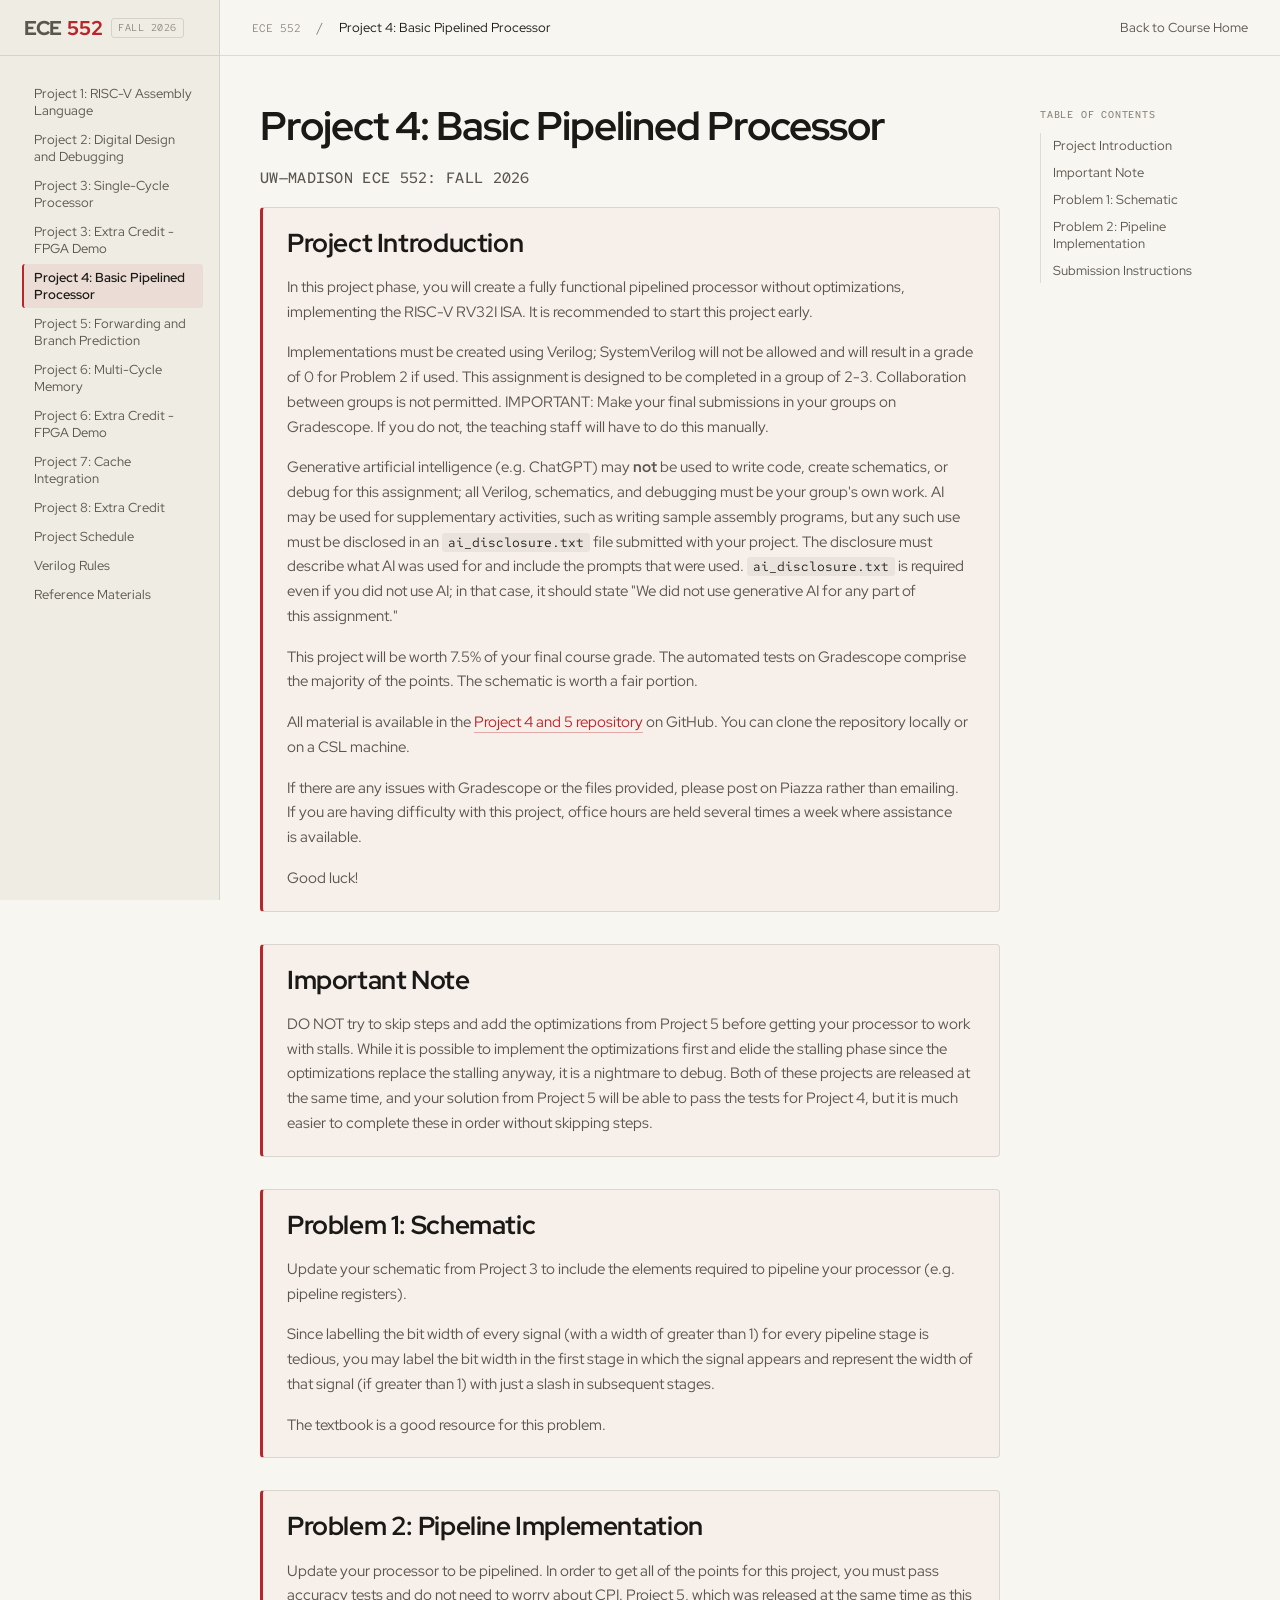
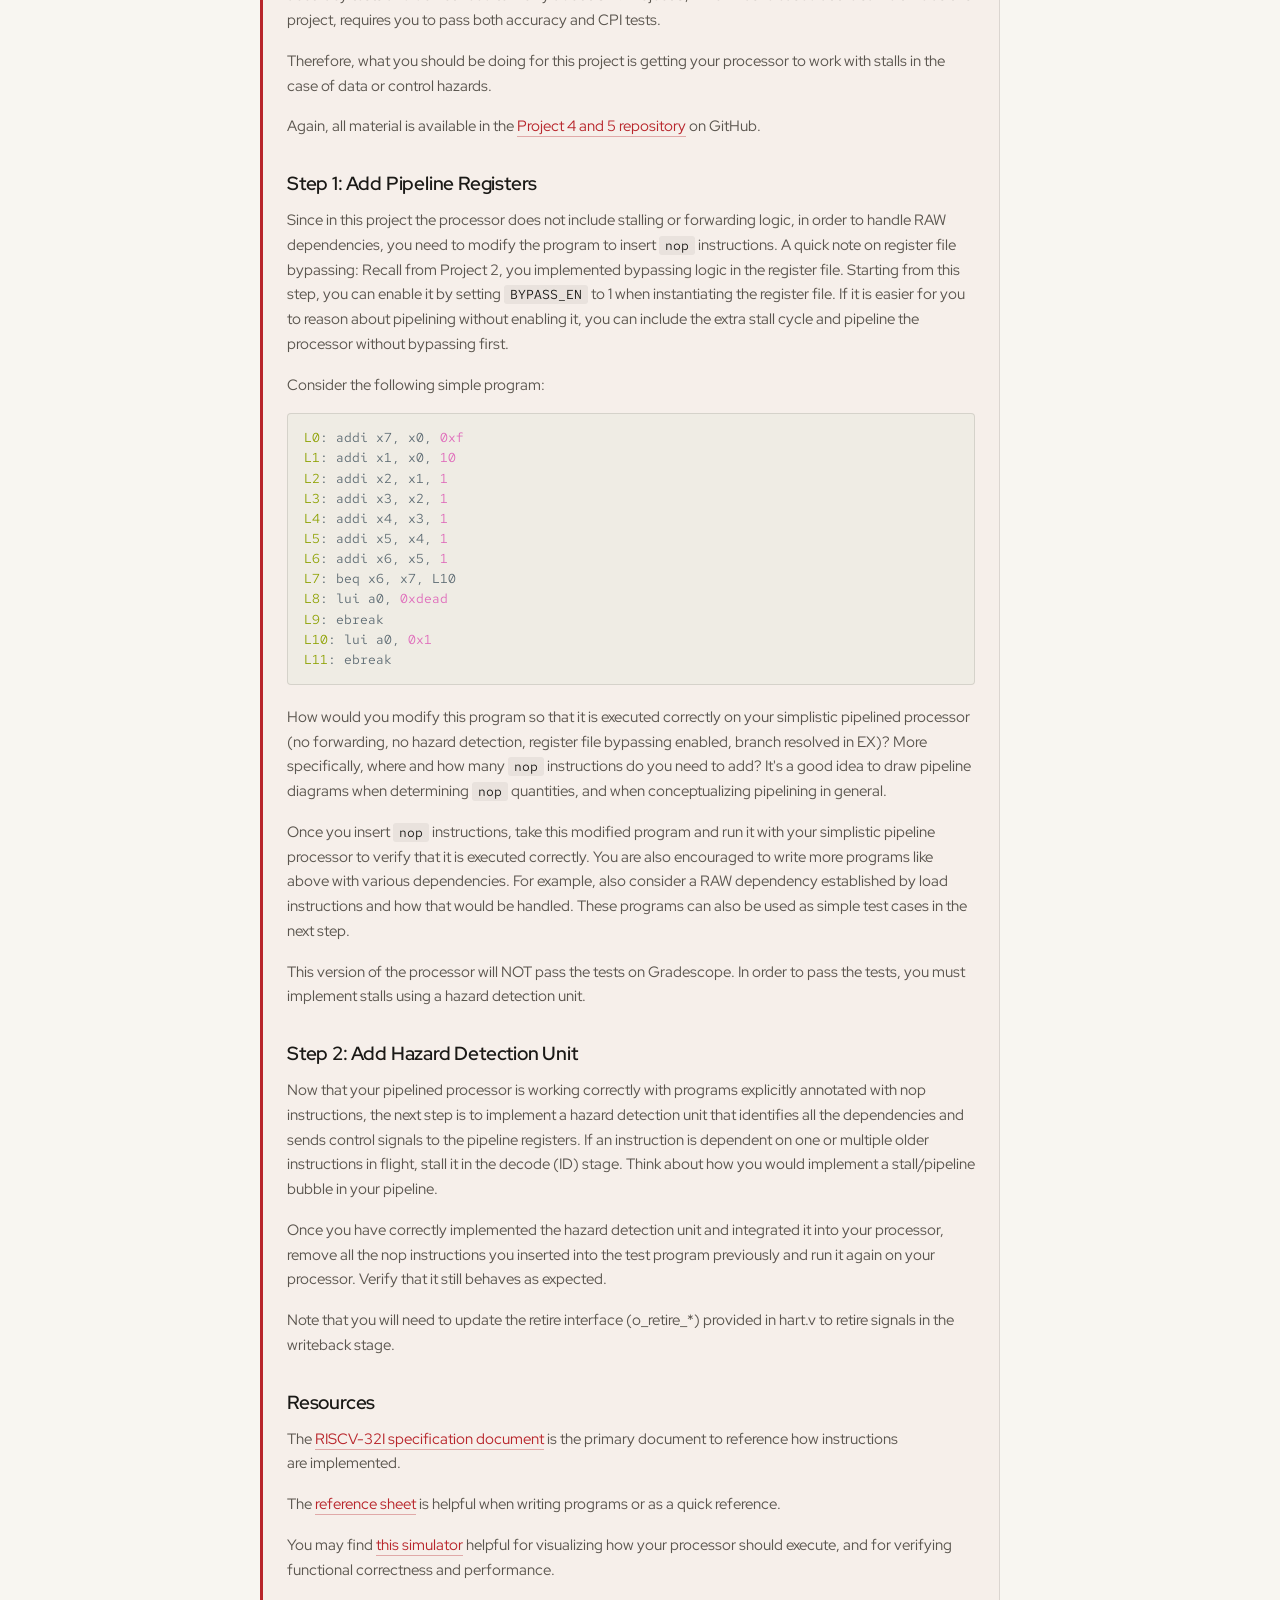
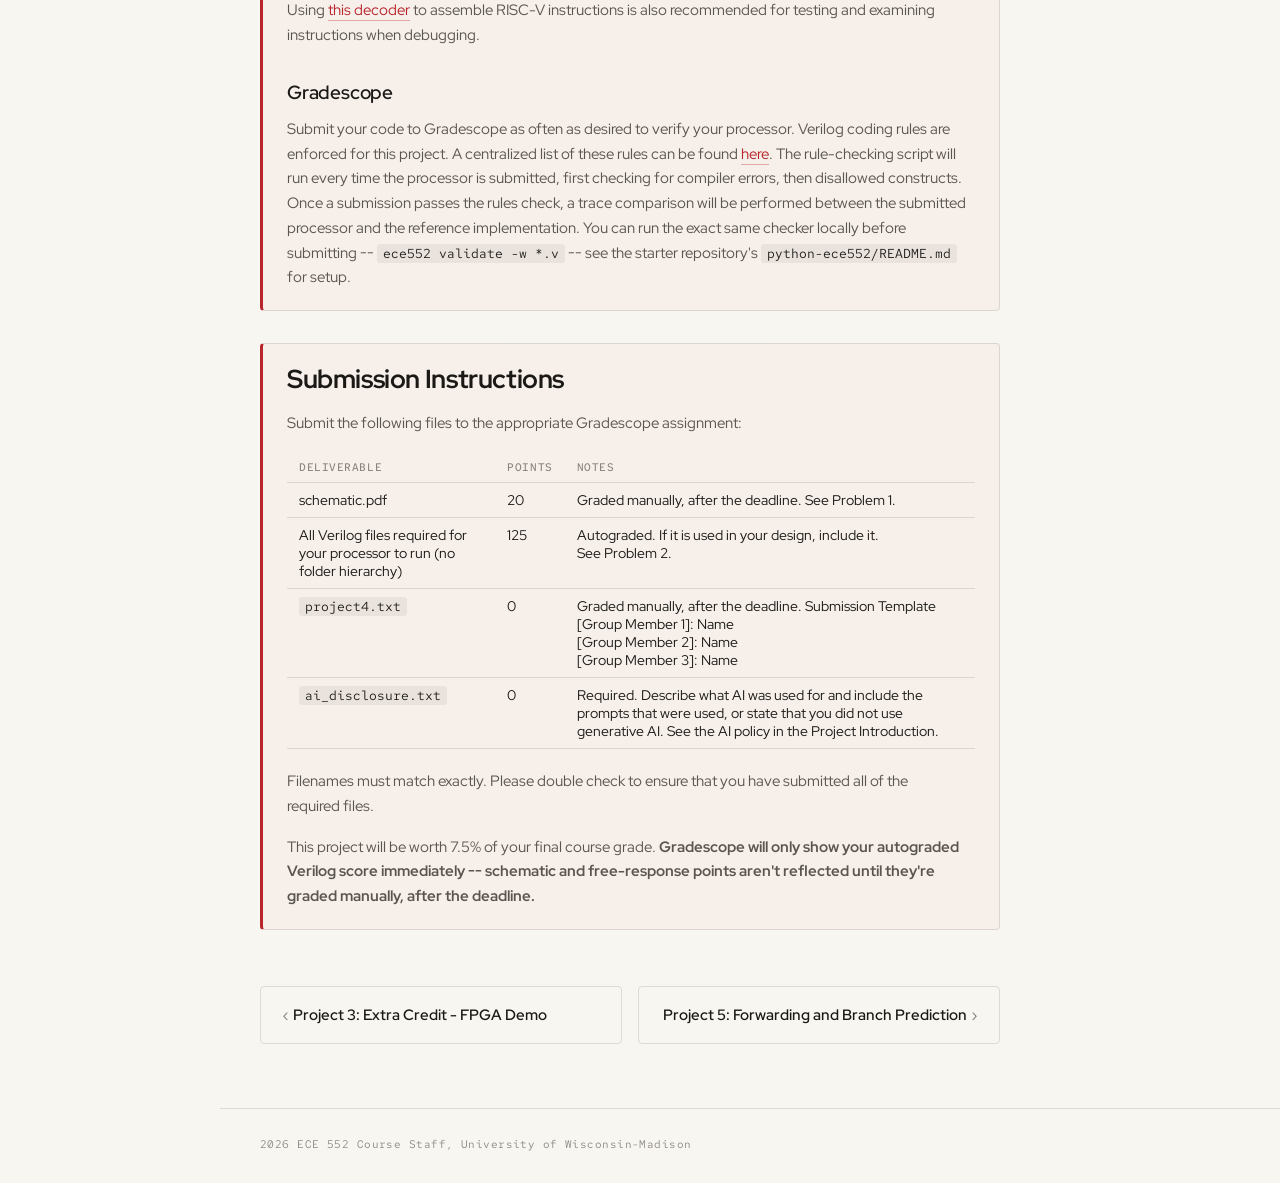
<file: project4/index.html>
<!doctype html>
<html lang="en">
    <head>
        <meta charset="utf-8">
        <meta name="viewport" content="width=device-width, initial-scale=1.0">
        <title>Project 4: Basic Pipelined Processor</title>
        <link rel="stylesheet" href="/styles/site.css">

        <link rel="preconnect" href="https://fonts.googleapis.com">
        <link rel="preconnect" href="https://fonts.gstatic.com" crossorigin>
        <link href="https://fonts.googleapis.com/css2?family=Red+Hat+Display:ital,wght@0,300;0,400;0,500;0,600;0,700;0,800;1,500;1,600&family=Red+Hat+Mono:wght@300;400;500;600&display=swap" rel="stylesheet">
    </head>

    <body>
        <div class="wa-docs-shell">
            <aside class="wa-docs-rail">
                
                <div class="wa-docs-rail-head">
                    <a class="wa-wordmark" href="/"><span class="wisc">ECE</span><span class="arch">552</span></a>
                    <span class="wa-docs-rail-version">Fall 2026</span>
                </div>

                
                <button type="button" class="wa-docs-disclosure-summary" aria-expanded="false" aria-controls="wa-docs-rail-nav" data-disclosure>
                    <span class="wa-docs-disclosure-label">Project 4: Basic Pipelined Processor</span>
                    <span class="wa-docs-disclosure-icon" aria-hidden="true">+</span>
                </button>

                <nav id="wa-docs-rail-nav" class="wa-docs-rail-nav" aria-label="Project 4: Basic Pipelined Processor" data-mobile-hidden>
                    
                    
                    <a class="wa-docs-rail-link" href="/project1/">Project 1: RISC-V Assembly Language</a>
                    
                    <a class="wa-docs-rail-link" href="/project2/">Project 2: Digital Design and Debugging</a>
                    
                    <a class="wa-docs-rail-link" href="/project3/">Project 3: Single-Cycle Processor</a>
                    
                    <a class="wa-docs-rail-link" href="/project3_ec/">Project 3: Extra Credit - FPGA Demo</a>
                    
                    <a class="wa-docs-rail-link is-active" href="/project4/">Project 4: Basic Pipelined Processor</a>
                    
                    <a class="wa-docs-rail-link" href="/project5/">Project 5: Forwarding and Branch Prediction</a>
                    
                    <a class="wa-docs-rail-link" href="/project6/">Project 6: Multi-Cycle Memory</a>
                    
                    <a class="wa-docs-rail-link" href="/project6_ec/">Project 6: Extra Credit - FPGA Demo</a>
                    
                    <a class="wa-docs-rail-link" href="/project7/">Project 7: Cache Integration</a>
                    
                    <a class="wa-docs-rail-link" href="/project8/">Project 8: Extra Credit</a>
                    
                    <a class="wa-docs-rail-link" href="/schedule/">Project Schedule</a>
                    <a class="wa-docs-rail-link" href="/rules/">Verilog Rules</a>
                    <a class="wa-docs-rail-link" href="/html/reference.html">Reference Materials</a>
                </nav>
            </aside>

            <main class="wa-docs-main">
                <div class="wa-docs-topbar">
                    <div class="wa-docs-breadcrumb">
                        
                        <span class="crumb-mono">ECE 552</span>
                        <span class="crumb-sep" aria-hidden="true">/</span>
                        
                        <span class="crumb-cur">Project 4: Basic Pipelined Processor</span>
                    </div>
                    
                    <div class="wa-docs-topbar-right">
                        <a class="wa-docs-topbar-link" href="/">Back to Course Home</a>
                    </div>
                    
                </div>

                <div class="wa-docs-content">
                    <article class="wa-docs-article">
                        
                        <h1 class="wa-docs-h1">Project 4: Basic Pipelined Processor</h1>
                        <p class="wa-docs-page-tag">UW—Madison ECE 552: Fall 2026</p>

                        <div class="instructions-box">
<h2 id="project-introduction" tabindex="-1">Project Introduction</h2>
<p>In this project phase, you will create a fully functional pipelined processor without optimizations, implementing the RISC-V RV32I ISA. It is recommended to start this project early.</p>
<p>Implementations must be created using Verilog; SystemVerilog will not be allowed and will result in a grade of 0 for Problem 2 if used. This assignment is designed to be completed in a group of 2-3. Collaboration between groups is not permitted. IMPORTANT: Make your final submissions in your groups on Gradescope. If you do not, the teaching staff will have to do this manually.</p>
<p>Generative artificial intelligence (e.g. ChatGPT) may <strong>not</strong> be used to write code, create schematics, or debug for this assignment; all Verilog, schematics, and debugging must be your group's own work. AI may be used for supplementary activities, such as writing sample assembly programs, but any such use must be disclosed in an <code>ai_disclosure.txt</code> file submitted with your project. The disclosure must describe what AI was used for and include the prompts that were used. <code>ai_disclosure.txt</code> is required even if you did not use AI; in that case, it should state &quot;We did not use generative AI for any part of this assignment.&quot;</p>
<p>This project will be worth 7.5% of your final course grade. The automated tests on Gradescope comprise the majority of the points. The schematic is worth a fair portion.</p>
<p>All material is available in the <a href="https://github.com/wiscarch/riscv32i-arch-course-starter-fa26/tree/main/project4-and-5">Project 4 and 5 repository</a> on GitHub. You can clone the repository locally or on a CSL machine.</p>
<p>If there are any issues with Gradescope or the files provided, please post on Piazza rather than emailing. If you are having difficulty with this project, office hours are held several times a week where assistance is available.</p>
<p>Good luck!</p>
</div>
<div class="instructions-box">
<h2 id="important-note" tabindex="-1">Important Note</h2>
<p>DO NOT try to skip steps and add the optimizations from Project 5 before getting your processor to work with stalls. While it is possible to implement the optimizations first and elide the stalling phase since the optimizations replace the stalling anyway, it is a nightmare to debug. Both of these projects are released at the same time, and your solution from Project 5 will be able to pass the tests for Project 4, but it is much easier to complete these in order without skipping steps.</p>
</div>
<div class="instructions-box">
<h2 id="problem-1-schematic" tabindex="-1">Problem 1: Schematic</h2>
<p>Update your schematic from Project 3 to include the elements required to pipeline your processor (e.g. pipeline registers).</p>
<p>Since labelling the bit width of every signal (with a width of greater than 1) for every pipeline stage is tedious, you may label the bit width in the first stage in which the signal appears and represent the width of that signal (if greater than 1) with just a slash in subsequent stages.</p>
<p>The textbook is a good resource for this problem.</p>
</div>
<div class="instructions-box">
<h2 id="problem-2-pipeline-implementation" tabindex="-1">Problem 2: Pipeline Implementation</h2>
<p>Update your processor to be pipelined. In order to get all of the points for this project, you must pass accuracy tests and do not need to worry about CPI. Project 5, which was released at the same time as this project, requires you to pass both accuracy and CPI tests.</p>
<p>Therefore, what you should be doing for this project is getting your processor to work with stalls in the case of data or control hazards.</p>
<p>Again, all material is available in the <a href="https://github.com/wiscarch/riscv32i-arch-course-starter-fa26/tree/main/project4-and-5">Project 4 and 5 repository</a> on GitHub.</p>
<h3 id="step-1-add-pipeline-registers" tabindex="-1">Step 1: Add Pipeline Registers</h3>
<p>Since in this project the processor does not include stalling or forwarding logic, in order to handle RAW dependencies, you need to modify the program to insert <code>nop</code> instructions. A quick note on register file bypassing: Recall from Project 2, you implemented bypassing logic in the register file. Starting from this step, you can enable it by setting <code>BYPASS_EN</code> to 1 when instantiating the register file. If it is easier for you to reason about pipelining without enabling it, you can include the extra stall cycle and pipeline the processor without bypassing first.</p>
<p>Consider the following simple program:</p>
<pre class="shiki everforest-light" style="background-color:#efece4;color:#5c6a72" tabindex="0"><code><span class="line"><span style="color:#8DA101">L0</span><span style="color:#5C6A72">: addi x7, x0, </span><span style="color:#DF69BA">0xf</span></span>
<span class="line"><span style="color:#8DA101">L1</span><span style="color:#5C6A72">: addi x1, x0, </span><span style="color:#DF69BA">10</span></span>
<span class="line"><span style="color:#8DA101">L2</span><span style="color:#5C6A72">: addi x2, x1, </span><span style="color:#DF69BA">1</span></span>
<span class="line"><span style="color:#8DA101">L3</span><span style="color:#5C6A72">: addi x3, x2, </span><span style="color:#DF69BA">1</span><span style="color:#5C6A72"> </span></span>
<span class="line"><span style="color:#8DA101">L4</span><span style="color:#5C6A72">: addi x4, x3, </span><span style="color:#DF69BA">1</span></span>
<span class="line"><span style="color:#8DA101">L5</span><span style="color:#5C6A72">: addi x5, x4, </span><span style="color:#DF69BA">1</span></span>
<span class="line"><span style="color:#8DA101">L6</span><span style="color:#5C6A72">: addi x6, x5, </span><span style="color:#DF69BA">1</span></span>
<span class="line"><span style="color:#8DA101">L7</span><span style="color:#5C6A72">: beq x6, x7, L10</span></span>
<span class="line"><span style="color:#8DA101">L8</span><span style="color:#5C6A72">: lui a0, </span><span style="color:#DF69BA">0xdead</span></span>
<span class="line"><span style="color:#8DA101">L9</span><span style="color:#5C6A72">: ebreak</span></span>
<span class="line"><span style="color:#8DA101">L10</span><span style="color:#5C6A72">: lui a0, </span><span style="color:#DF69BA">0x1</span></span>
<span class="line"><span style="color:#8DA101">L11</span><span style="color:#5C6A72">: ebreak</span></span>
<span class="line"></span></code></pre>
<p>How would you modify this program so that it is executed correctly on your simplistic pipelined processor (no forwarding, no hazard detection, register file bypassing enabled, branch resolved in EX)? More specifically, where and how many <code>nop</code> instructions do you need to add? It's a good idea to draw pipeline diagrams when determining <code>nop</code> quantities, and when conceptualizing pipelining in general.</p>
<p>Once you insert <code>nop</code> instructions, take this modified program and run it with your simplistic pipeline processor to verify that it is executed correctly. You are also encouraged to write more programs like above with various dependencies. For example, also consider a RAW dependency established by load instructions and how that would be handled. These programs can also be used as simple test cases in the next step.</p>
<p>This version of the processor will NOT pass the tests on Gradescope. In order to pass the tests, you must implement stalls using a hazard detection unit.</p>
<h3 id="step-2-add-hazard-detection-unit" tabindex="-1">Step 2: Add Hazard Detection Unit</h3>
<p>Now that your pipelined processor is working correctly with programs explicitly annotated with nop instructions, the next step is to implement a hazard detection unit that identifies all the dependencies and sends control signals to the pipeline registers. If an instruction is dependent on one or multiple older instructions in flight, stall it in the decode (ID) stage. Think about how you would implement a stall/pipeline bubble in your pipeline.</p>
<p>Once you have correctly implemented the hazard detection unit and integrated it into your processor, remove all the nop instructions you inserted into the test program previously and run it again on your processor. Verify that it still behaves as expected.</p>
<p>Note that you will need to update the retire interface (o_retire_*) provided in hart.v to retire signals in the writeback stage.</p>
<h3 id="resources" tabindex="-1">Resources</h3>
<p>The <a href="../html/reference.html">RISCV-32I specification document</a> is the primary document to reference how instructions are implemented.</p>
<p>The <a href="../html/reference.html">reference sheet</a> is helpful when writing programs or as a quick reference.</p>
<p>You may find <a href="https://ripes.dk/">this simulator</a> helpful for visualizing how your processor should execute, and for verifying functional correctness and performance.</p>
<p>Using <a href="https://luplab.gitlab.io/rvcodecjs/">this decoder</a> to assemble RISC-V instructions is also recommended for testing and examining instructions when debugging.</p>
<h3 id="gradescope" tabindex="-1">Gradescope</h3>
<p>Submit your code to Gradescope as often as desired to verify your processor. Verilog coding rules are enforced for this project. A centralized list of these rules can be found <a href="../rules">here</a>. The rule-checking script will run every time the processor is submitted, first checking for compiler errors, then disallowed constructs. Once a submission passes the rules check, a trace comparison will be performed between the submitted processor and the reference implementation. You can run the exact same checker locally before submitting -- <code>ece552 validate -w *.v</code> -- see the starter repository's <code>python-ece552/README.md</code> for setup.</p>
</div>
<div class="instructions-box">
<h2 id="submission-instructions" tabindex="-1">Submission Instructions</h2>
<p>Submit the following files to the appropriate Gradescope assignment:</p>
<div class="table-scroll"><table>
<thead>
<tr>
<th>Deliverable</th>
<th>Points</th>
<th>Notes</th>
</tr>
</thead>
<tbody>
<tr>
<td>schematic.pdf</td>
<td>20</td>
<td>Graded manually, after the deadline. See Problem 1.</td>
</tr>
<tr>
<td>All Verilog files required for <br>your processor to run (no folder hierarchy)</td>
<td>125</td>
<td>Autograded. If it is used in your design, include it.<br>See Problem 2.</td>
</tr>
<tr>
<td><code>project4.txt</code></td>
<td>0</td>
<td>Graded manually, after the deadline. Submission Template<br>[Group Member 1]: Name<br>[Group Member 2]: Name<br>[Group Member 3]: Name</td>
</tr>
<tr>
<td><code>ai_disclosure.txt</code></td>
<td>0</td>
<td>Required. Describe what AI was used for and include the prompts that were used, or state that you did not use generative AI. See the AI policy in the Project Introduction.</td>
</tr>
</tbody>
</table>
</div><p>Filenames must match exactly. Please double check to ensure that you have submitted all of the required files.</p>
<p>This project will be worth 7.5% of your final course grade. <strong>Gradescope will only show your autograded Verilog score immediately -- schematic and free-response points aren't reflected until they're graded manually, after the deadline.</strong></p>
</div>


                        
                        <nav class="wa-docs-prev-next">
                            
                            <a href="/project3_ec/"><span class="arrow" aria-hidden="true">&lsaquo;</span> Project 3: Extra Credit - FPGA Demo</a>
                            
                            
                            <a class="next" href="/project5/">Project 5: Forwarding and Branch Prediction <span class="arrow" aria-hidden="true">&rsaquo;</span></a>
                            
                        </nav>
                        
                    </article>

                    
                    <nav class="wa-docs-toc" aria-label="Table of Contents">
                        <div class="h">Table of Contents</div>
                        <ul class="wa-docs-toc-list">
                            
                            
                            <li><a href="#project-introduction">Project Introduction</a></li>
                            
                            
                            
                            <li><a href="#important-note">Important Note</a></li>
                            
                            
                            
                            <li><a href="#problem-1-schematic">Problem 1: Schematic</a></li>
                            
                            
                            
                            <li><a href="#problem-2-pipeline-implementation">Problem 2: Pipeline Implementation</a></li>
                            
                            
                            
                            <li><a href="#submission-instructions">Submission Instructions</a></li>
                            
                            
                        </ul>
                    </nav>
                    
                </div>

                <footer class="wa-docs-footer">
                    <p>2026 ECE 552 Course Staff, University of Wisconsin-Madison</p>
                </footer>
            </main>
        </div>

        
        <script>
            (function () {
                var btn = document.querySelector('[data-disclosure]');
                var nav = document.getElementById('wa-docs-rail-nav');
                if (!btn || !nav) return;
                btn.addEventListener('click', function () {
                    var hidden = nav.hasAttribute('data-mobile-hidden');
                    if (hidden) {
                        nav.removeAttribute('data-mobile-hidden');
                    } else {
                        nav.setAttribute('data-mobile-hidden', '');
                    }
                    btn.setAttribute('aria-expanded', hidden ? 'true' : 'false');
                    btn.querySelector('.wa-docs-disclosure-icon').textContent = hidden ? '×' : '+';
                });
            })();
        </script>
    </body>
</html>
</file>
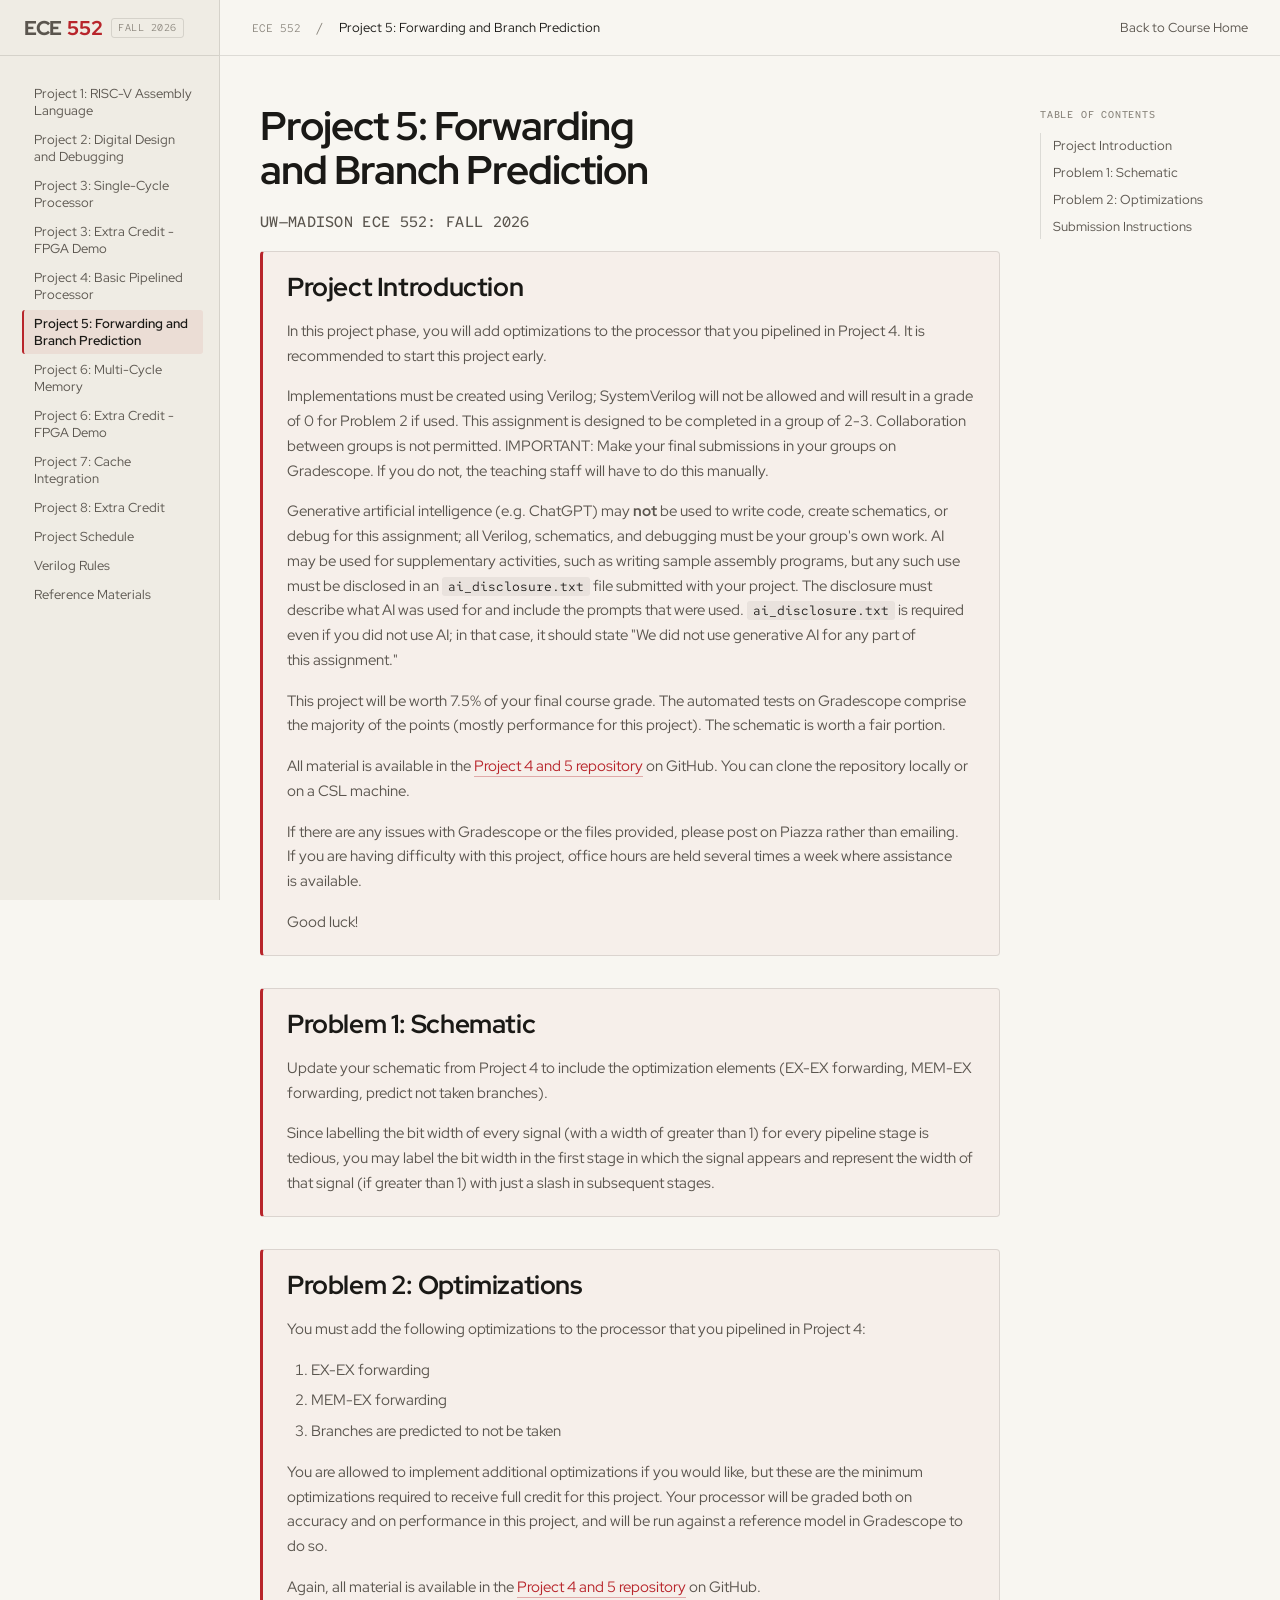
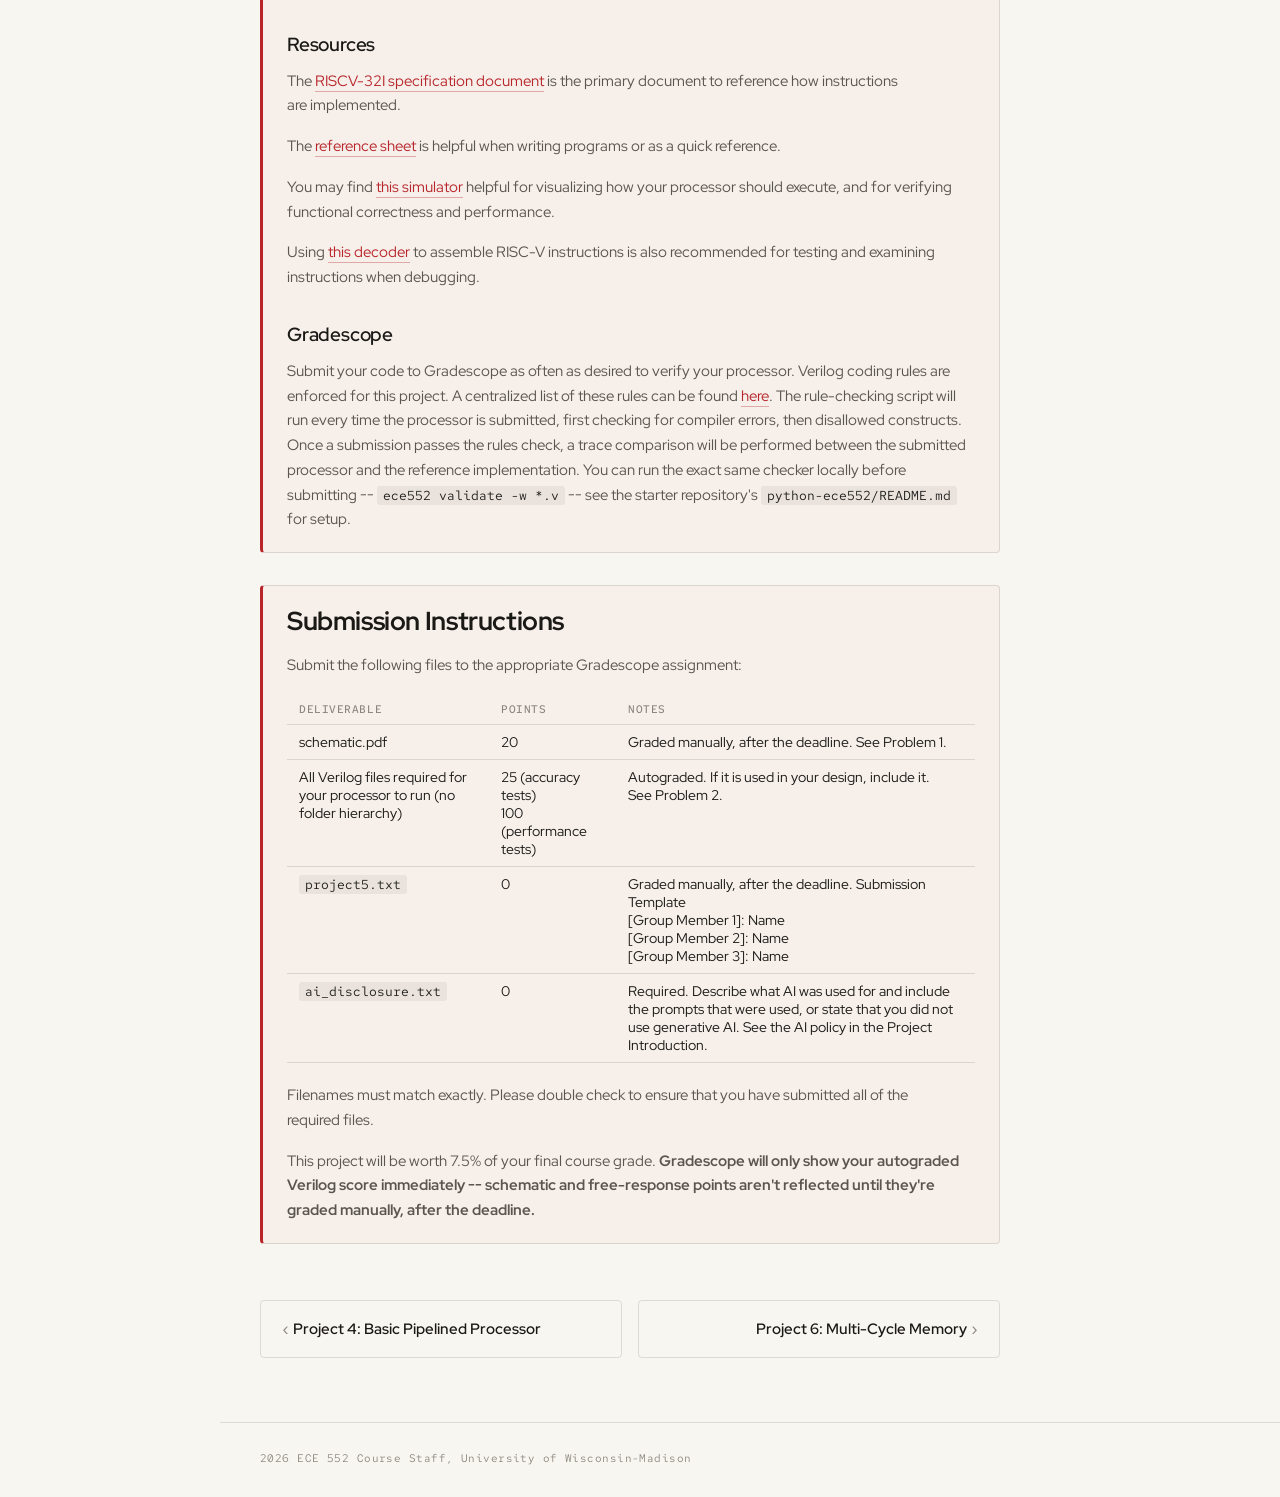
<file: project5/index.html>
<!doctype html>
<html lang="en">
    <head>
        <meta charset="utf-8">
        <meta name="viewport" content="width=device-width, initial-scale=1.0">
        <title>Project 5: Forwarding and Branch Prediction</title>
        <link rel="stylesheet" href="/styles/site.css">

        <link rel="preconnect" href="https://fonts.googleapis.com">
        <link rel="preconnect" href="https://fonts.gstatic.com" crossorigin>
        <link href="https://fonts.googleapis.com/css2?family=Red+Hat+Display:ital,wght@0,300;0,400;0,500;0,600;0,700;0,800;1,500;1,600&family=Red+Hat+Mono:wght@300;400;500;600&display=swap" rel="stylesheet">
    </head>

    <body>
        <div class="wa-docs-shell">
            <aside class="wa-docs-rail">
                
                <div class="wa-docs-rail-head">
                    <a class="wa-wordmark" href="/"><span class="wisc">ECE</span><span class="arch">552</span></a>
                    <span class="wa-docs-rail-version">Fall 2026</span>
                </div>

                
                <button type="button" class="wa-docs-disclosure-summary" aria-expanded="false" aria-controls="wa-docs-rail-nav" data-disclosure>
                    <span class="wa-docs-disclosure-label">Project 5: Forwarding and Branch Prediction</span>
                    <span class="wa-docs-disclosure-icon" aria-hidden="true">+</span>
                </button>

                <nav id="wa-docs-rail-nav" class="wa-docs-rail-nav" aria-label="Project 5: Forwarding and Branch Prediction" data-mobile-hidden>
                    
                    
                    <a class="wa-docs-rail-link" href="/project1/">Project 1: RISC-V Assembly Language</a>
                    
                    <a class="wa-docs-rail-link" href="/project2/">Project 2: Digital Design and Debugging</a>
                    
                    <a class="wa-docs-rail-link" href="/project3/">Project 3: Single-Cycle Processor</a>
                    
                    <a class="wa-docs-rail-link" href="/project3_ec/">Project 3: Extra Credit - FPGA Demo</a>
                    
                    <a class="wa-docs-rail-link" href="/project4/">Project 4: Basic Pipelined Processor</a>
                    
                    <a class="wa-docs-rail-link is-active" href="/project5/">Project 5: Forwarding and Branch Prediction</a>
                    
                    <a class="wa-docs-rail-link" href="/project6/">Project 6: Multi-Cycle Memory</a>
                    
                    <a class="wa-docs-rail-link" href="/project6_ec/">Project 6: Extra Credit - FPGA Demo</a>
                    
                    <a class="wa-docs-rail-link" href="/project7/">Project 7: Cache Integration</a>
                    
                    <a class="wa-docs-rail-link" href="/project8/">Project 8: Extra Credit</a>
                    
                    <a class="wa-docs-rail-link" href="/schedule/">Project Schedule</a>
                    <a class="wa-docs-rail-link" href="/rules/">Verilog Rules</a>
                    <a class="wa-docs-rail-link" href="/html/reference.html">Reference Materials</a>
                </nav>
            </aside>

            <main class="wa-docs-main">
                <div class="wa-docs-topbar">
                    <div class="wa-docs-breadcrumb">
                        
                        <span class="crumb-mono">ECE 552</span>
                        <span class="crumb-sep" aria-hidden="true">/</span>
                        
                        <span class="crumb-cur">Project 5: Forwarding and Branch Prediction</span>
                    </div>
                    
                    <div class="wa-docs-topbar-right">
                        <a class="wa-docs-topbar-link" href="/">Back to Course Home</a>
                    </div>
                    
                </div>

                <div class="wa-docs-content">
                    <article class="wa-docs-article">
                        
                        <h1 class="wa-docs-h1">Project 5: Forwarding and Branch Prediction</h1>
                        <p class="wa-docs-page-tag">UW—Madison ECE 552: Fall 2026</p>

                        <div class="instructions-box">
<h2 id="project-introduction" tabindex="-1">Project Introduction</h2>
<p>In this project phase, you will add optimizations to the processor that you pipelined in Project 4. It is recommended to start this project early.</p>
<p>Implementations must be created using Verilog; SystemVerilog will not be allowed and will result in a grade of 0 for Problem 2 if used. This assignment is designed to be completed in a group of 2-3. Collaboration between groups is not permitted. IMPORTANT: Make your final submissions in your groups on Gradescope. If you do not, the teaching staff will have to do this manually.</p>
<p>Generative artificial intelligence (e.g. ChatGPT) may <strong>not</strong> be used to write code, create schematics, or debug for this assignment; all Verilog, schematics, and debugging must be your group's own work. AI may be used for supplementary activities, such as writing sample assembly programs, but any such use must be disclosed in an <code>ai_disclosure.txt</code> file submitted with your project. The disclosure must describe what AI was used for and include the prompts that were used. <code>ai_disclosure.txt</code> is required even if you did not use AI; in that case, it should state &quot;We did not use generative AI for any part of this assignment.&quot;</p>
<p>This project will be worth 7.5% of your final course grade. The automated tests on Gradescope comprise the majority of the points (mostly performance for this project). The schematic is worth a fair portion.</p>
<p>All material is available in the <a href="https://github.com/wiscarch/riscv32i-arch-course-starter-fa26/tree/main/project4-and-5">Project 4 and 5 repository</a> on GitHub. You can clone the repository locally or on a CSL machine.</p>
<p>If there are any issues with Gradescope or the files provided, please post on Piazza rather than emailing. If you are having difficulty with this project, office hours are held several times a week where assistance is available.</p>
<p>Good luck!</p>
</div>
<div class="instructions-box">
<h2 id="problem-1-schematic" tabindex="-1">Problem 1: Schematic</h2>
<p>Update your schematic from Project 4 to include the optimization elements (EX-EX forwarding, MEM-EX forwarding, predict not taken branches).</p>
<p>Since labelling the bit width of every signal (with a width of greater than 1) for every pipeline stage is tedious, you may label the bit width in the first stage in which the signal appears and represent the width of that signal (if greater than 1) with just a slash in subsequent stages.</p>
</div>
<div class="instructions-box">
<h2 id="problem-2-optimizations" tabindex="-1">Problem 2: Optimizations</h2>
<p>You must add the following optimizations to the processor that you pipelined in Project 4:</p>
<ol>
<li>EX-EX forwarding</li>
<li>MEM-EX forwarding</li>
<li>Branches are predicted to not be taken</li>
</ol>
<p>You are allowed to implement additional optimizations if you would like, but these are the minimum optimizations required to receive full credit for this project. Your processor will be graded both on accuracy and on performance in this project, and will be run against a reference model in Gradescope to do so.</p>
<p>Again, all material is available in the <a href="https://github.com/wiscarch/riscv32i-arch-course-starter-fa26/tree/main/project4-and-5">Project 4 and 5 repository</a> on GitHub.</p>
<h3 id="resources" tabindex="-1">Resources</h3>
<p>The <a href="../html/reference.html">RISCV-32I specification document</a> is the primary document to reference how instructions are implemented.</p>
<p>The <a href="../html/reference.html">reference sheet</a> is helpful when writing programs or as a quick reference.</p>
<p>You may find <a href="https://ripes.dk/">this simulator</a> helpful for visualizing how your processor should execute, and for verifying functional correctness and performance.</p>
<p>Using <a href="https://luplab.gitlab.io/rvcodecjs/">this decoder</a> to assemble RISC-V instructions is also recommended for testing and examining instructions when debugging.</p>
<h3 id="gradescope" tabindex="-1">Gradescope</h3>
<p>Submit your code to Gradescope as often as desired to verify your processor. Verilog coding rules are enforced for this project. A centralized list of these rules can be found <a href="../rules">here</a>. The rule-checking script will run every time the processor is submitted, first checking for compiler errors, then disallowed constructs. Once a submission passes the rules check, a trace comparison will be performed between the submitted processor and the reference implementation. You can run the exact same checker locally before submitting -- <code>ece552 validate -w *.v</code> -- see the starter repository's <code>python-ece552/README.md</code> for setup.</p>
</div>
<div class="instructions-box">
<h2 id="submission-instructions" tabindex="-1">Submission Instructions</h2>
<p>Submit the following files to the appropriate Gradescope assignment:</p>
<div class="table-scroll"><table>
<thead>
<tr>
<th>Deliverable</th>
<th>Points</th>
<th>Notes</th>
</tr>
</thead>
<tbody>
<tr>
<td>schematic.pdf</td>
<td>20</td>
<td>Graded manually, after the deadline. See Problem 1.</td>
</tr>
<tr>
<td>All Verilog files required for <br>your processor to run (no folder hierarchy)</td>
<td>25 (accuracy tests)<br>100 (performance tests)</td>
<td>Autograded. If it is used in your design, include it.<br>See Problem 2.</td>
</tr>
<tr>
<td><code>project5.txt</code></td>
<td>0</td>
<td>Graded manually, after the deadline. Submission Template<br>[Group Member 1]: Name<br>[Group Member 2]: Name<br>[Group Member 3]: Name</td>
</tr>
<tr>
<td><code>ai_disclosure.txt</code></td>
<td>0</td>
<td>Required. Describe what AI was used for and include the prompts that were used, or state that you did not use generative AI. See the AI policy in the Project Introduction.</td>
</tr>
</tbody>
</table>
</div><p>Filenames must match exactly. Please double check to ensure that you have submitted all of the required files.</p>
<p>This project will be worth 7.5% of your final course grade. <strong>Gradescope will only show your autograded Verilog score immediately -- schematic and free-response points aren't reflected until they're graded manually, after the deadline.</strong></p>
</div>


                        
                        <nav class="wa-docs-prev-next">
                            
                            <a href="/project4/"><span class="arrow" aria-hidden="true">&lsaquo;</span> Project 4: Basic Pipelined Processor</a>
                            
                            
                            <a class="next" href="/project6/">Project 6: Multi-Cycle Memory <span class="arrow" aria-hidden="true">&rsaquo;</span></a>
                            
                        </nav>
                        
                    </article>

                    
                    <nav class="wa-docs-toc" aria-label="Table of Contents">
                        <div class="h">Table of Contents</div>
                        <ul class="wa-docs-toc-list">
                            
                            
                            <li><a href="#project-introduction">Project Introduction</a></li>
                            
                            
                            
                            <li><a href="#problem-1-schematic">Problem 1: Schematic</a></li>
                            
                            
                            
                            <li><a href="#problem-2-optimizations">Problem 2: Optimizations</a></li>
                            
                            
                            
                            <li><a href="#submission-instructions">Submission Instructions</a></li>
                            
                            
                        </ul>
                    </nav>
                    
                </div>

                <footer class="wa-docs-footer">
                    <p>2026 ECE 552 Course Staff, University of Wisconsin-Madison</p>
                </footer>
            </main>
        </div>

        
        <script>
            (function () {
                var btn = document.querySelector('[data-disclosure]');
                var nav = document.getElementById('wa-docs-rail-nav');
                if (!btn || !nav) return;
                btn.addEventListener('click', function () {
                    var hidden = nav.hasAttribute('data-mobile-hidden');
                    if (hidden) {
                        nav.removeAttribute('data-mobile-hidden');
                    } else {
                        nav.setAttribute('data-mobile-hidden', '');
                    }
                    btn.setAttribute('aria-expanded', hidden ? 'true' : 'false');
                    btn.querySelector('.wa-docs-disclosure-icon').textContent = hidden ? '×' : '+';
                });
            })();
        </script>
    </body>
</html>
</file>
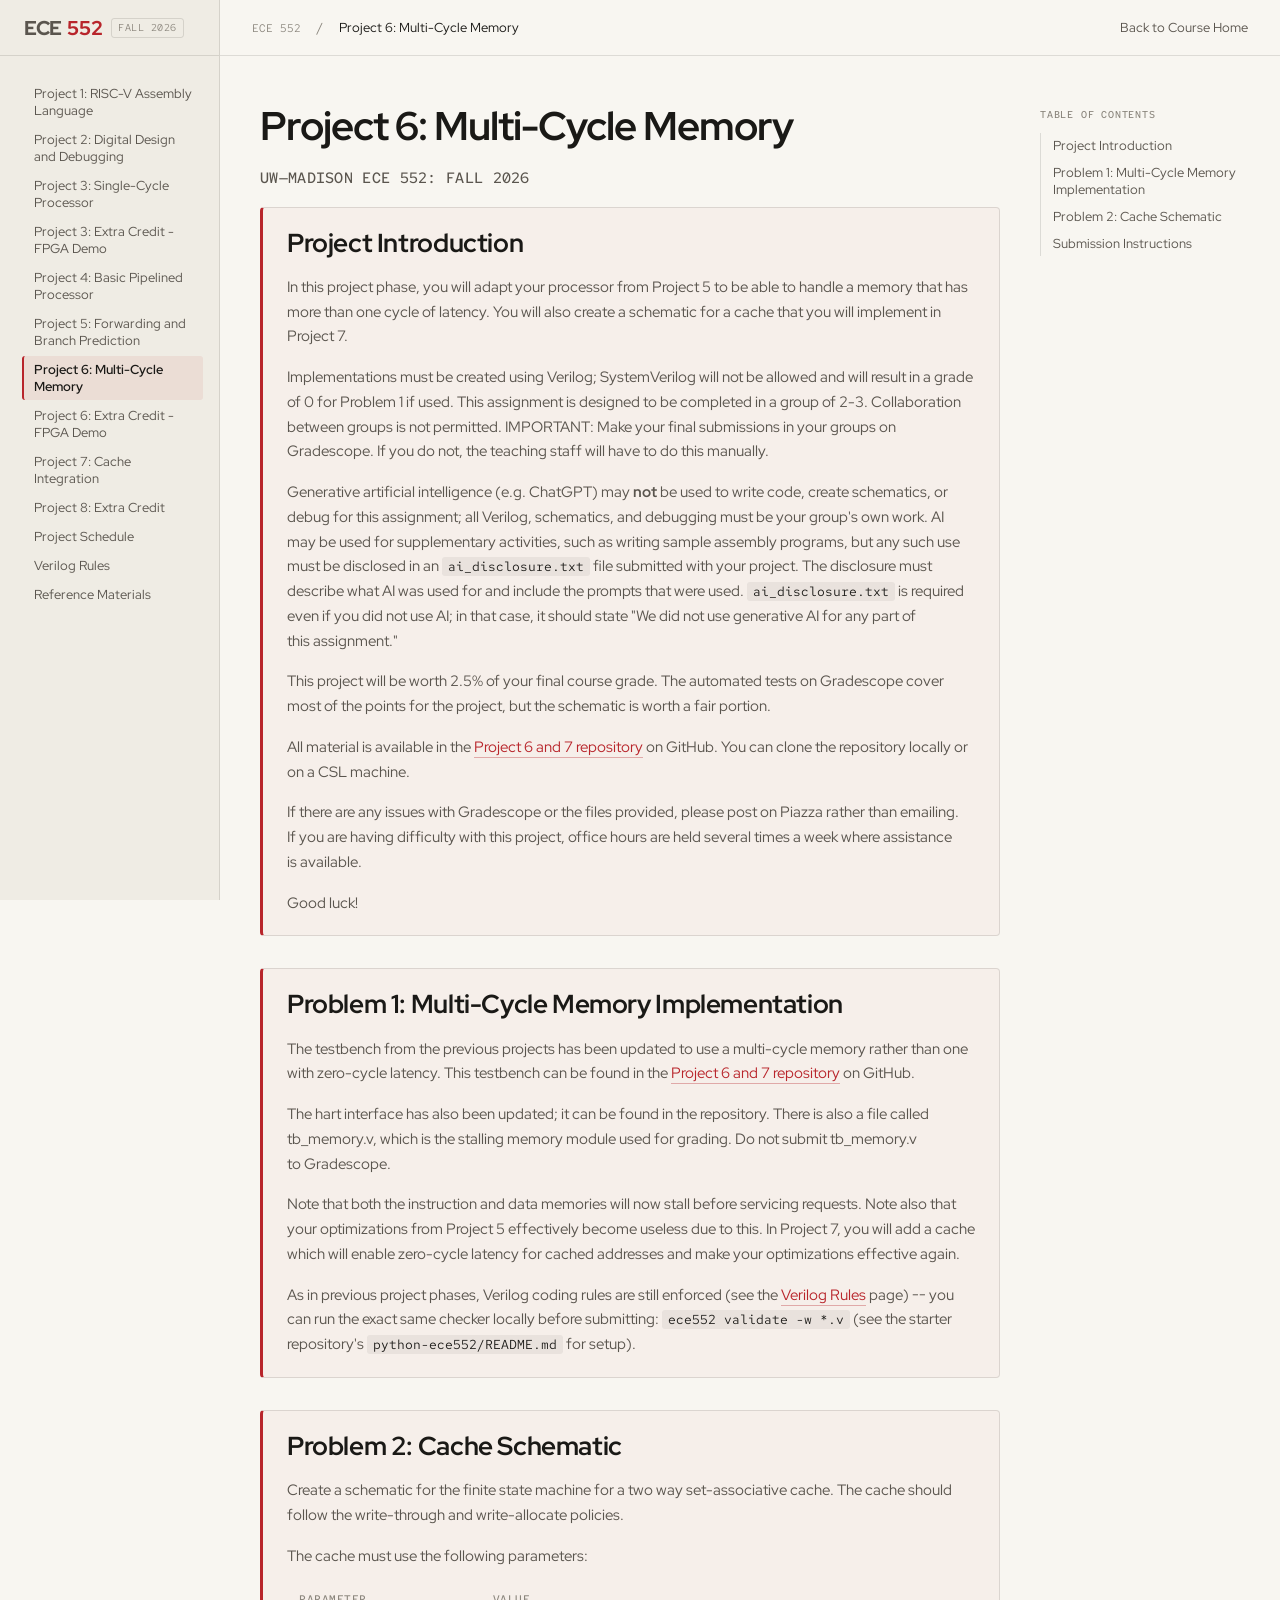
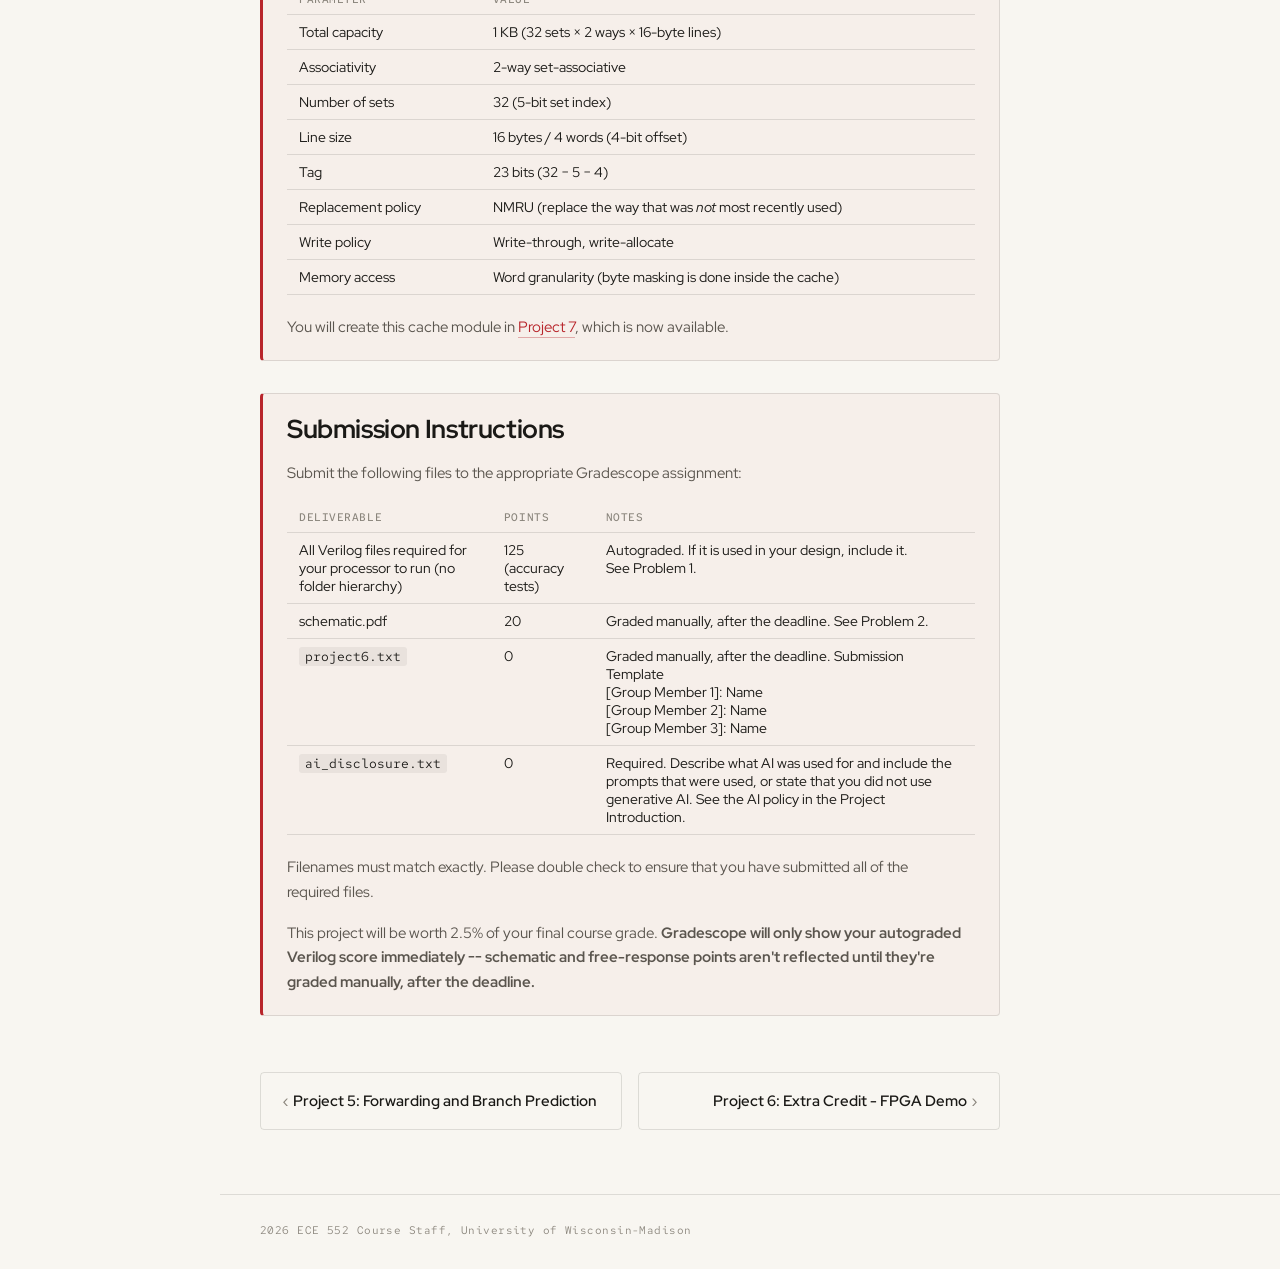
<file: project6/index.html>
<!doctype html>
<html lang="en">
    <head>
        <meta charset="utf-8">
        <meta name="viewport" content="width=device-width, initial-scale=1.0">
        <title>Project 6: Multi-Cycle Memory</title>
        <link rel="stylesheet" href="/styles/site.css">

        <link rel="preconnect" href="https://fonts.googleapis.com">
        <link rel="preconnect" href="https://fonts.gstatic.com" crossorigin>
        <link href="https://fonts.googleapis.com/css2?family=Red+Hat+Display:ital,wght@0,300;0,400;0,500;0,600;0,700;0,800;1,500;1,600&family=Red+Hat+Mono:wght@300;400;500;600&display=swap" rel="stylesheet">
    </head>

    <body>
        <div class="wa-docs-shell">
            <aside class="wa-docs-rail">
                
                <div class="wa-docs-rail-head">
                    <a class="wa-wordmark" href="/"><span class="wisc">ECE</span><span class="arch">552</span></a>
                    <span class="wa-docs-rail-version">Fall 2026</span>
                </div>

                
                <button type="button" class="wa-docs-disclosure-summary" aria-expanded="false" aria-controls="wa-docs-rail-nav" data-disclosure>
                    <span class="wa-docs-disclosure-label">Project 6: Multi-Cycle Memory</span>
                    <span class="wa-docs-disclosure-icon" aria-hidden="true">+</span>
                </button>

                <nav id="wa-docs-rail-nav" class="wa-docs-rail-nav" aria-label="Project 6: Multi-Cycle Memory" data-mobile-hidden>
                    
                    
                    <a class="wa-docs-rail-link" href="/project1/">Project 1: RISC-V Assembly Language</a>
                    
                    <a class="wa-docs-rail-link" href="/project2/">Project 2: Digital Design and Debugging</a>
                    
                    <a class="wa-docs-rail-link" href="/project3/">Project 3: Single-Cycle Processor</a>
                    
                    <a class="wa-docs-rail-link" href="/project3_ec/">Project 3: Extra Credit - FPGA Demo</a>
                    
                    <a class="wa-docs-rail-link" href="/project4/">Project 4: Basic Pipelined Processor</a>
                    
                    <a class="wa-docs-rail-link" href="/project5/">Project 5: Forwarding and Branch Prediction</a>
                    
                    <a class="wa-docs-rail-link is-active" href="/project6/">Project 6: Multi-Cycle Memory</a>
                    
                    <a class="wa-docs-rail-link" href="/project6_ec/">Project 6: Extra Credit - FPGA Demo</a>
                    
                    <a class="wa-docs-rail-link" href="/project7/">Project 7: Cache Integration</a>
                    
                    <a class="wa-docs-rail-link" href="/project8/">Project 8: Extra Credit</a>
                    
                    <a class="wa-docs-rail-link" href="/schedule/">Project Schedule</a>
                    <a class="wa-docs-rail-link" href="/rules/">Verilog Rules</a>
                    <a class="wa-docs-rail-link" href="/html/reference.html">Reference Materials</a>
                </nav>
            </aside>

            <main class="wa-docs-main">
                <div class="wa-docs-topbar">
                    <div class="wa-docs-breadcrumb">
                        
                        <span class="crumb-mono">ECE 552</span>
                        <span class="crumb-sep" aria-hidden="true">/</span>
                        
                        <span class="crumb-cur">Project 6: Multi-Cycle Memory</span>
                    </div>
                    
                    <div class="wa-docs-topbar-right">
                        <a class="wa-docs-topbar-link" href="/">Back to Course Home</a>
                    </div>
                    
                </div>

                <div class="wa-docs-content">
                    <article class="wa-docs-article">
                        
                        <h1 class="wa-docs-h1">Project 6: Multi-Cycle Memory</h1>
                        <p class="wa-docs-page-tag">UW—Madison ECE 552: Fall 2026</p>

                        <div class="instructions-box">
<h2 id="project-introduction" tabindex="-1">Project Introduction</h2>
<p>In this project phase, you will adapt your processor from Project 5 to be able to handle a memory that has more than one cycle of latency. You will also create a schematic for a cache that you will implement in Project 7.</p>
<p>Implementations must be created using Verilog; SystemVerilog will not be allowed and will result in a grade of 0 for Problem 1 if used. This assignment is designed to be completed in a group of 2-3. Collaboration between groups is not permitted. IMPORTANT: Make your final submissions in your groups on Gradescope. If you do not, the teaching staff will have to do this manually.</p>
<p>Generative artificial intelligence (e.g. ChatGPT) may <strong>not</strong> be used to write code, create schematics, or debug for this assignment; all Verilog, schematics, and debugging must be your group's own work. AI may be used for supplementary activities, such as writing sample assembly programs, but any such use must be disclosed in an <code>ai_disclosure.txt</code> file submitted with your project. The disclosure must describe what AI was used for and include the prompts that were used. <code>ai_disclosure.txt</code> is required even if you did not use AI; in that case, it should state &quot;We did not use generative AI for any part of this assignment.&quot;</p>
<p>This project will be worth 2.5% of your final course grade. The automated tests on Gradescope cover most of the points for the project, but the schematic is worth a fair portion.</p>
<p>All material is available in the <a href="https://github.com/wiscarch/riscv32i-arch-course-starter-fa26/tree/main/project6-and-7">Project 6 and 7 repository</a> on GitHub. You can clone the repository locally or on a CSL machine.</p>
<p>If there are any issues with Gradescope or the files provided, please post on Piazza rather than emailing. If you are having difficulty with this project, office hours are held several times a week where assistance is available.</p>
<p>Good luck!</p>
</div>
<div class="instructions-box">
<h2 id="problem-1-multi-cycle-memory-implementation" tabindex="-1">Problem 1: Multi-Cycle Memory Implementation</h2>
<p>The testbench from the previous projects has been updated to use a multi-cycle memory rather than one with zero-cycle latency. This testbench can be found in the <a href="https://github.com/wiscarch/riscv32i-arch-course-starter-fa26/tree/main/project6-and-7">Project 6 and 7 repository</a> on GitHub.</p>
<p>The hart interface has also been updated; it can be found in the repository. There is also a file called tb_memory.v, which is the stalling memory module used for grading. Do not submit tb_memory.v to Gradescope.</p>
<p>Note that both the instruction and data memories will now stall before servicing requests. Note also that your optimizations from Project 5 effectively become useless due to this. In Project 7, you will add a cache which will enable zero-cycle latency for cached addresses and make your optimizations effective again.</p>
<p>As in previous project phases, Verilog coding rules are still enforced (see the <a href="../rules">Verilog Rules</a> page) -- you can run the exact same checker locally before submitting: <code>ece552 validate -w *.v</code> (see the starter repository's <code>python-ece552/README.md</code> for setup).</p>
</div>
<div class="instructions-box">
<h2 id="problem-2-cache-schematic" tabindex="-1">Problem 2: Cache Schematic</h2>
<p>Create a schematic for the finite state machine for a two way set-associative cache. The cache should follow the write-through and write-allocate policies.</p>
<p>The cache must use the following parameters:</p>
<div class="table-scroll"><table>
<thead>
<tr>
<th>Parameter</th>
<th>Value</th>
</tr>
</thead>
<tbody>
<tr>
<td>Total capacity</td>
<td>1 KB (32 sets × 2 ways × 16-byte lines)</td>
</tr>
<tr>
<td>Associativity</td>
<td>2-way set-associative</td>
</tr>
<tr>
<td>Number of sets</td>
<td>32 (5-bit set index)</td>
</tr>
<tr>
<td>Line size</td>
<td>16 bytes / 4 words (4-bit offset)</td>
</tr>
<tr>
<td>Tag</td>
<td>23 bits (32 − 5 − 4)</td>
</tr>
<tr>
<td>Replacement policy</td>
<td>NMRU (replace the way that was <em>not</em> most recently used)</td>
</tr>
<tr>
<td>Write policy</td>
<td>Write-through, write-allocate</td>
</tr>
<tr>
<td>Memory access</td>
<td>Word granularity (byte masking is done inside the cache)</td>
</tr>
</tbody>
</table>
</div><p>You will create this cache module in <a href="../project7">Project 7</a>, which is now available.</p>
</div>
<div class="instructions-box">
<h2 id="submission-instructions" tabindex="-1">Submission Instructions</h2>
<p>Submit the following files to the appropriate Gradescope assignment:</p>
<div class="table-scroll"><table>
<thead>
<tr>
<th>Deliverable</th>
<th>Points</th>
<th>Notes</th>
</tr>
</thead>
<tbody>
<tr>
<td>All Verilog files required for <br>your processor to run (no folder hierarchy)</td>
<td>125 (accuracy tests)</td>
<td>Autograded. If it is used in your design, include it.<br>See Problem 1.</td>
</tr>
<tr>
<td>schematic.pdf</td>
<td>20</td>
<td>Graded manually, after the deadline. See Problem 2.</td>
</tr>
<tr>
<td><code>project6.txt</code></td>
<td>0</td>
<td>Graded manually, after the deadline. Submission Template<br>[Group Member 1]: Name<br>[Group Member 2]: Name<br>[Group Member 3]: Name</td>
</tr>
<tr>
<td><code>ai_disclosure.txt</code></td>
<td>0</td>
<td>Required. Describe what AI was used for and include the prompts that were used, or state that you did not use generative AI. See the AI policy in the Project Introduction.</td>
</tr>
</tbody>
</table>
</div><p>Filenames must match exactly. Please double check to ensure that you have submitted all of the required files.</p>
<p>This project will be worth 2.5% of your final course grade. <strong>Gradescope will only show your autograded Verilog score immediately -- schematic and free-response points aren't reflected until they're graded manually, after the deadline.</strong></p>
</div>


                        
                        <nav class="wa-docs-prev-next">
                            
                            <a href="/project5/"><span class="arrow" aria-hidden="true">&lsaquo;</span> Project 5: Forwarding and Branch Prediction</a>
                            
                            
                            <a class="next" href="/project6_ec/">Project 6: Extra Credit - FPGA Demo <span class="arrow" aria-hidden="true">&rsaquo;</span></a>
                            
                        </nav>
                        
                    </article>

                    
                    <nav class="wa-docs-toc" aria-label="Table of Contents">
                        <div class="h">Table of Contents</div>
                        <ul class="wa-docs-toc-list">
                            
                            
                            <li><a href="#project-introduction">Project Introduction</a></li>
                            
                            
                            
                            <li><a href="#problem-1-multi-cycle-memory-implementation">Problem 1: Multi-Cycle Memory Implementation</a></li>
                            
                            
                            
                            <li><a href="#problem-2-cache-schematic">Problem 2: Cache Schematic</a></li>
                            
                            
                            
                            <li><a href="#submission-instructions">Submission Instructions</a></li>
                            
                            
                        </ul>
                    </nav>
                    
                </div>

                <footer class="wa-docs-footer">
                    <p>2026 ECE 552 Course Staff, University of Wisconsin-Madison</p>
                </footer>
            </main>
        </div>

        
        <script>
            (function () {
                var btn = document.querySelector('[data-disclosure]');
                var nav = document.getElementById('wa-docs-rail-nav');
                if (!btn || !nav) return;
                btn.addEventListener('click', function () {
                    var hidden = nav.hasAttribute('data-mobile-hidden');
                    if (hidden) {
                        nav.removeAttribute('data-mobile-hidden');
                    } else {
                        nav.setAttribute('data-mobile-hidden', '');
                    }
                    btn.setAttribute('aria-expanded', hidden ? 'true' : 'false');
                    btn.querySelector('.wa-docs-disclosure-icon').textContent = hidden ? '×' : '+';
                });
            })();
        </script>
    </body>
</html>
</file>
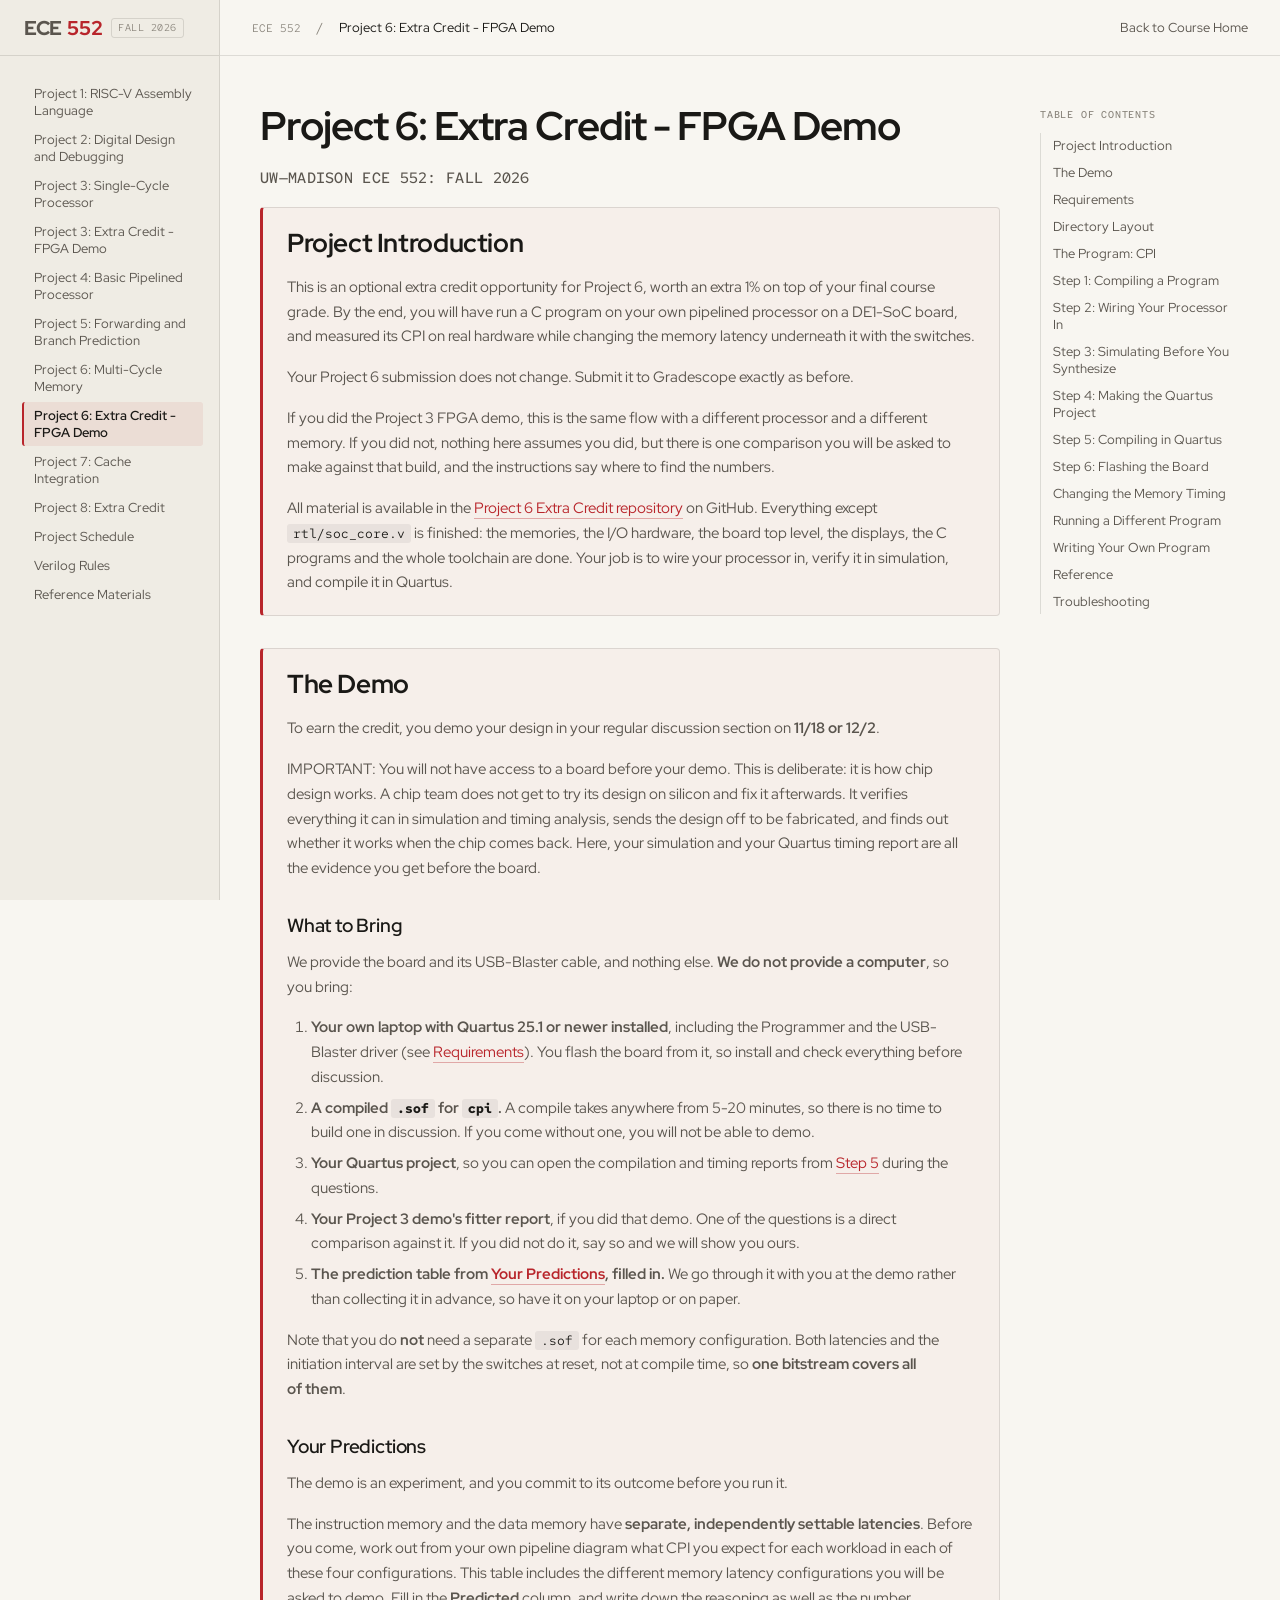
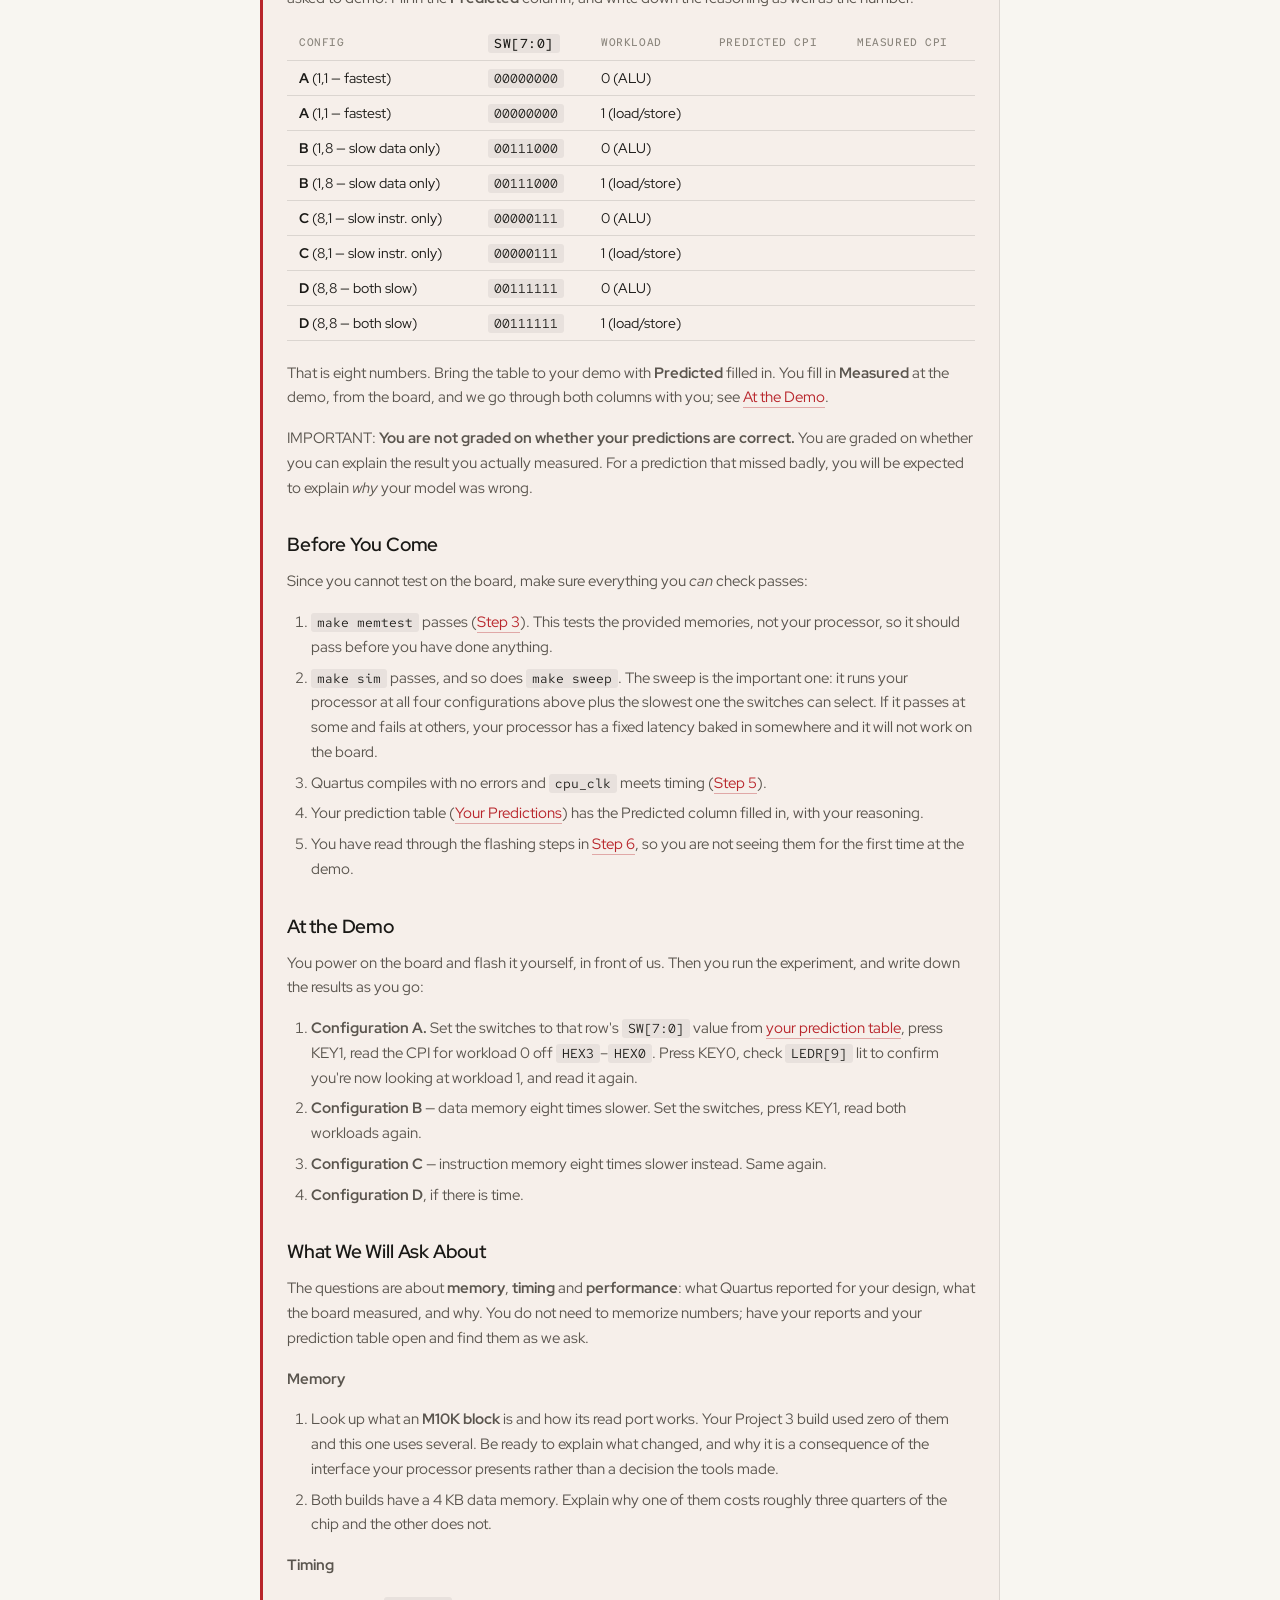
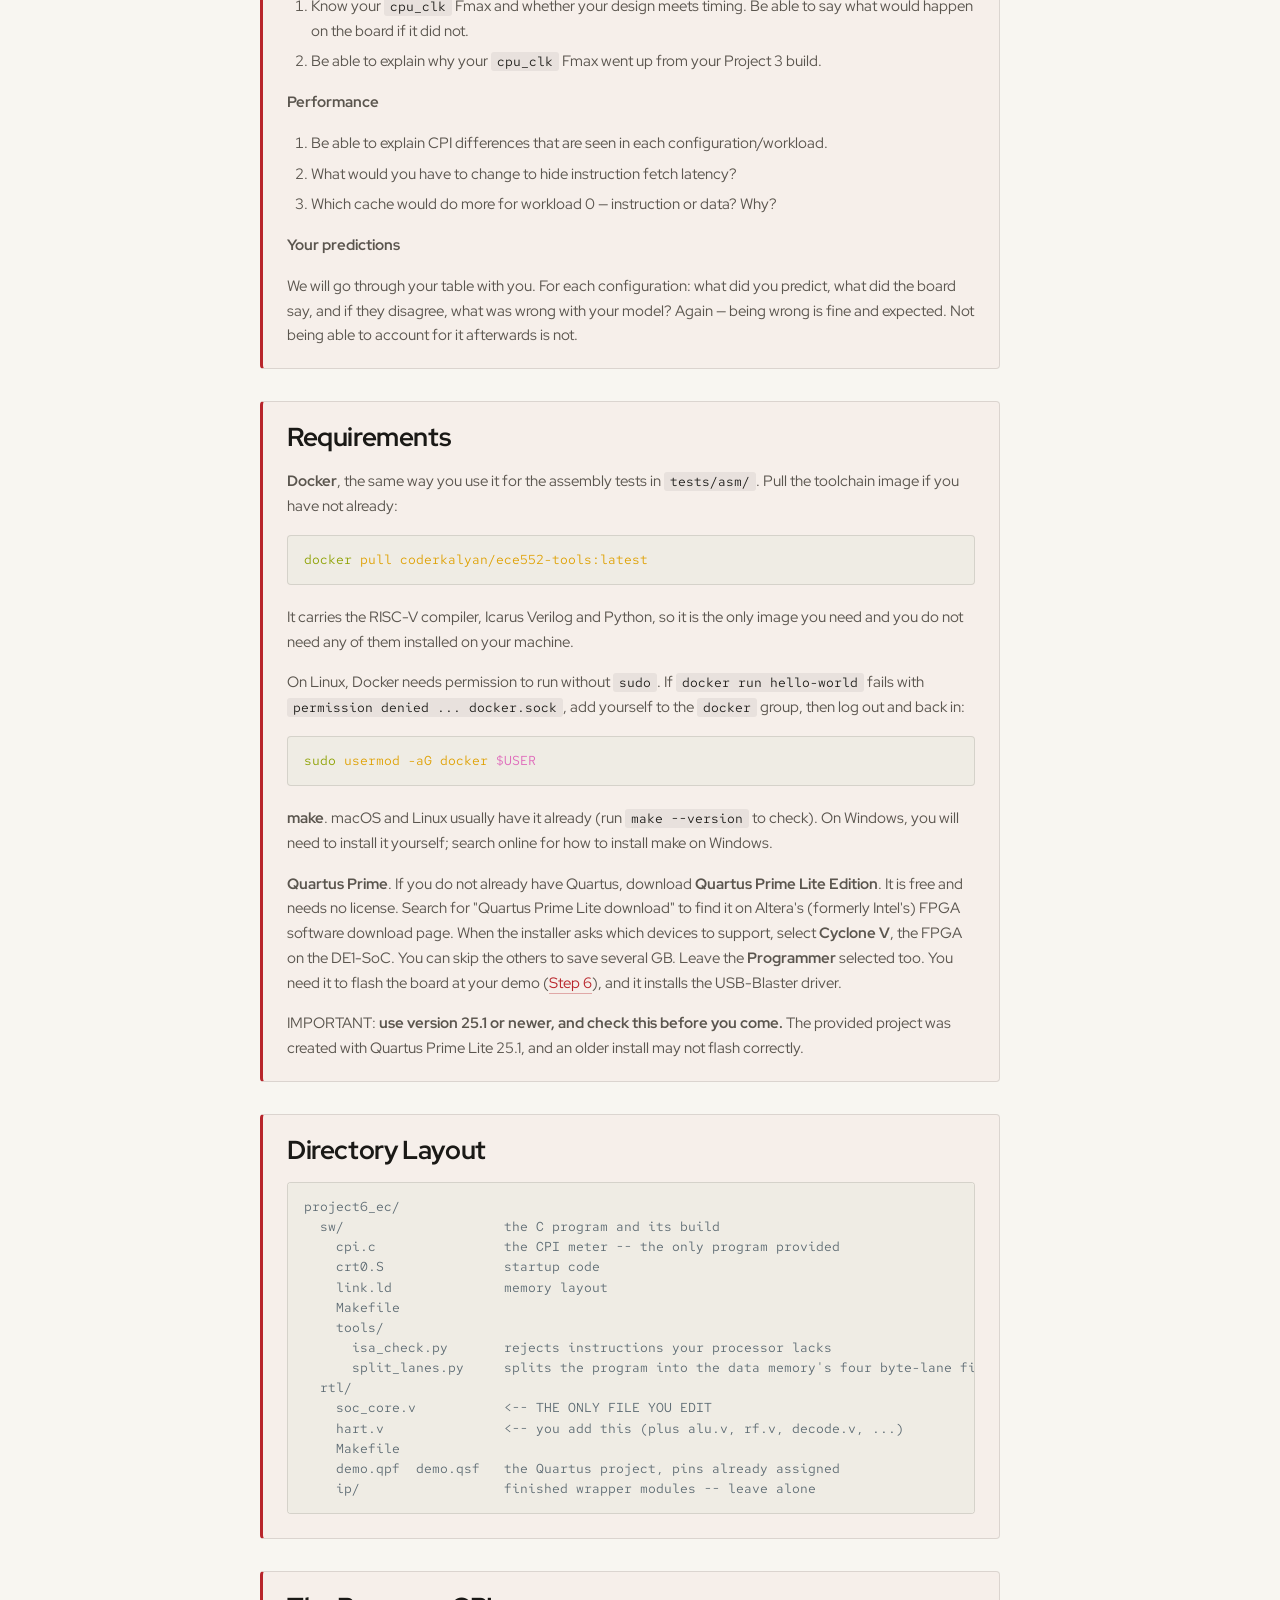
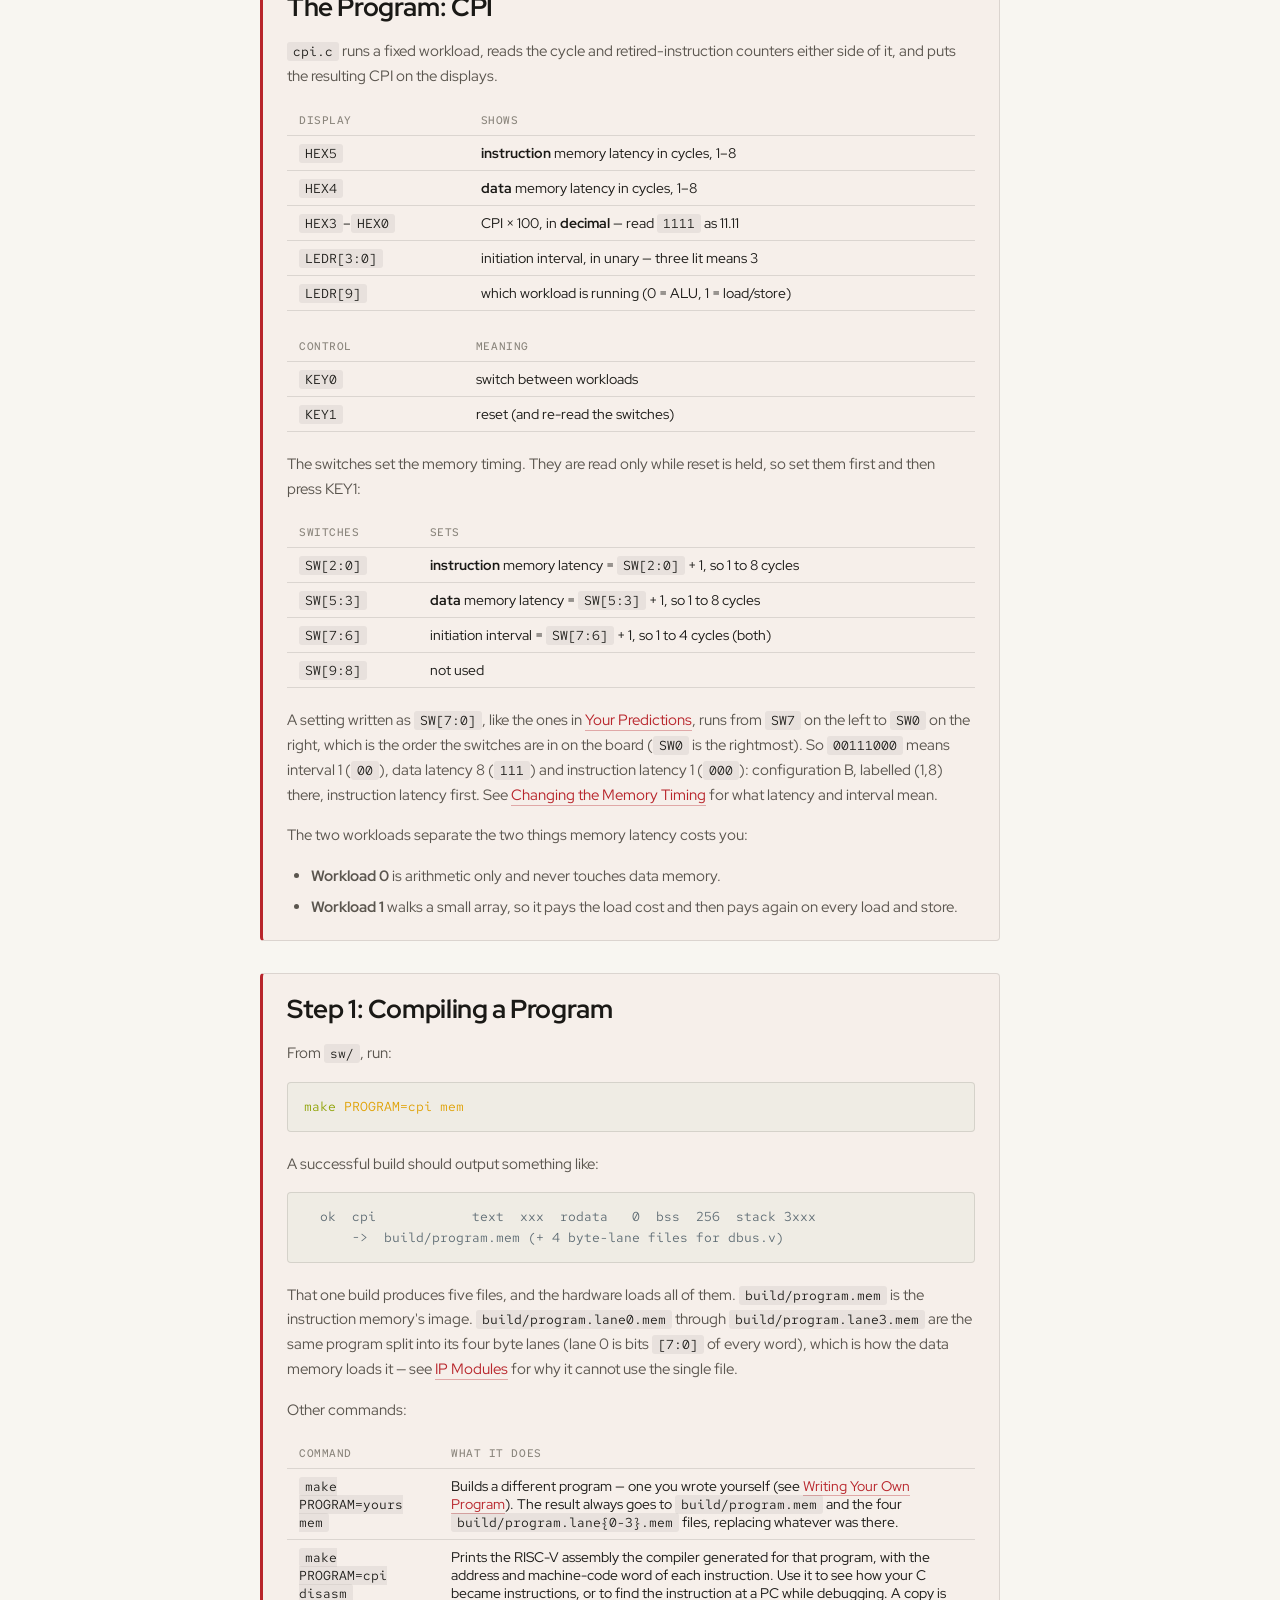
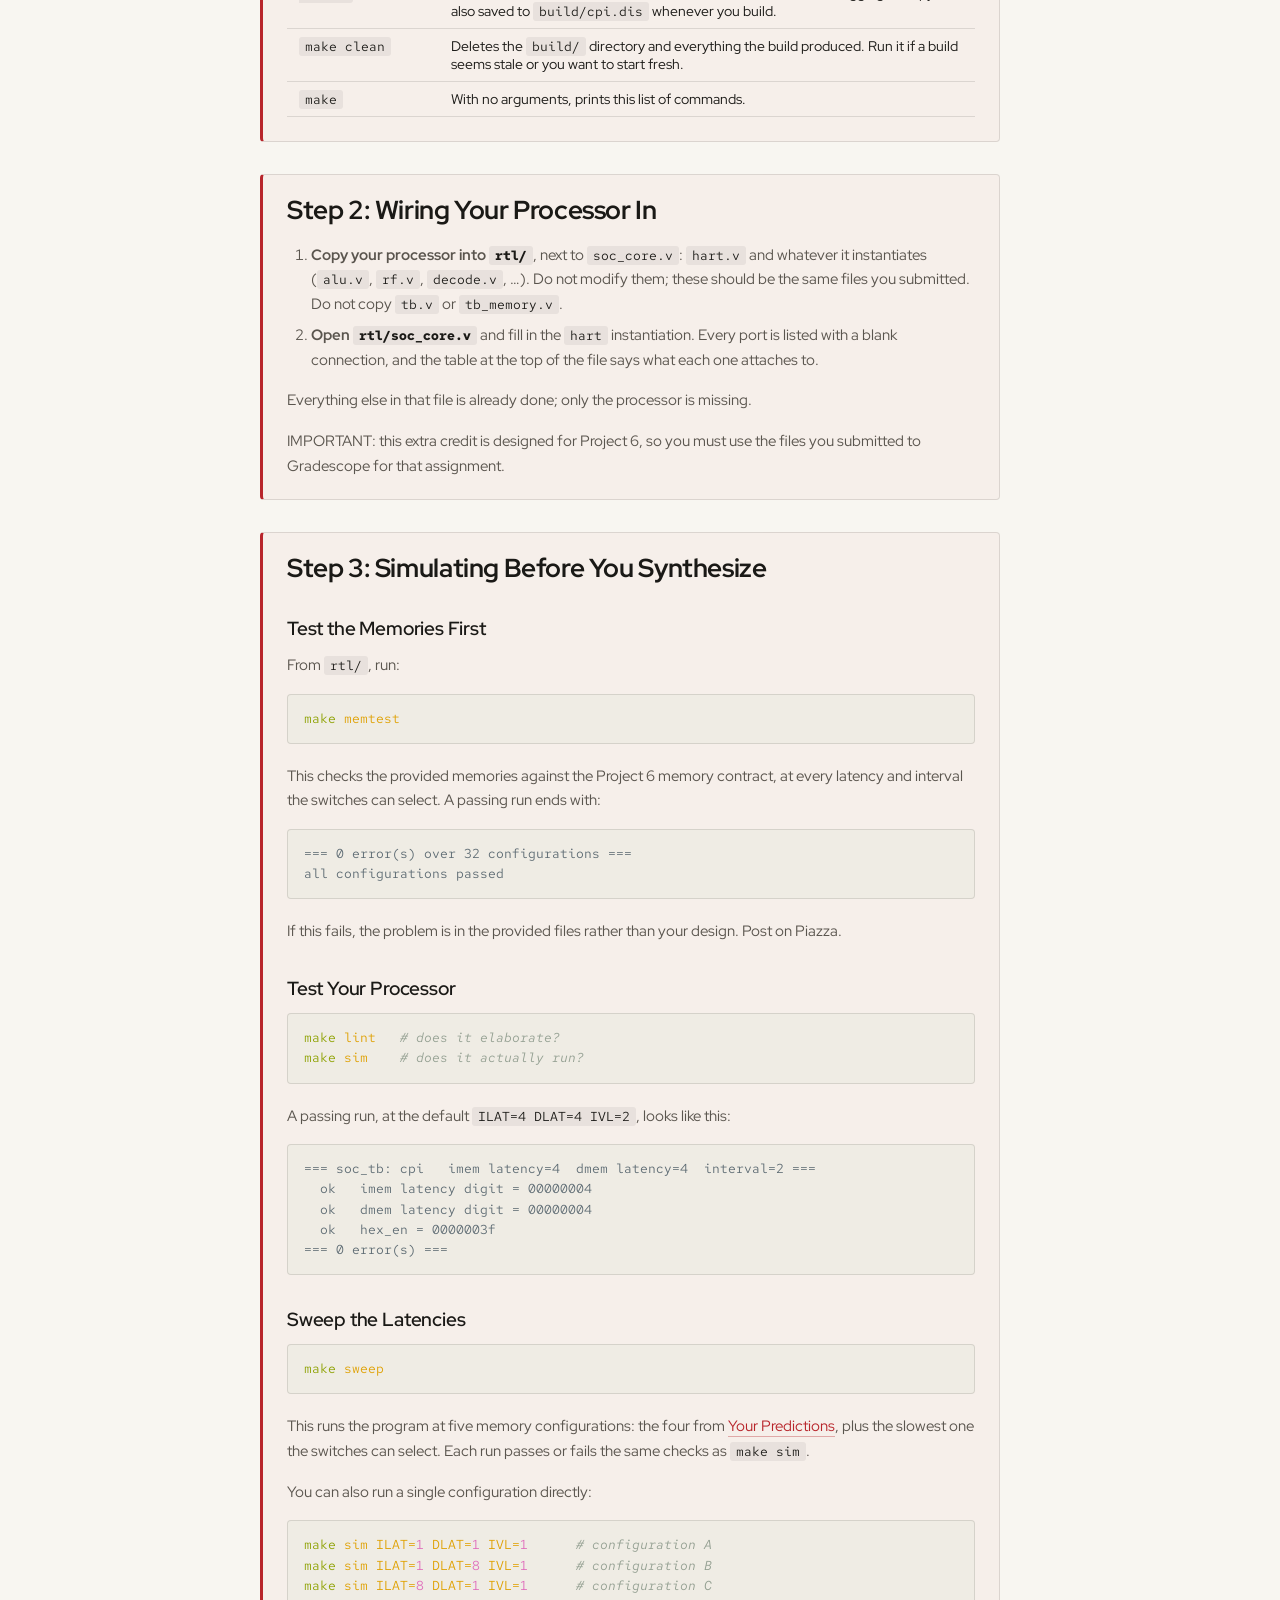
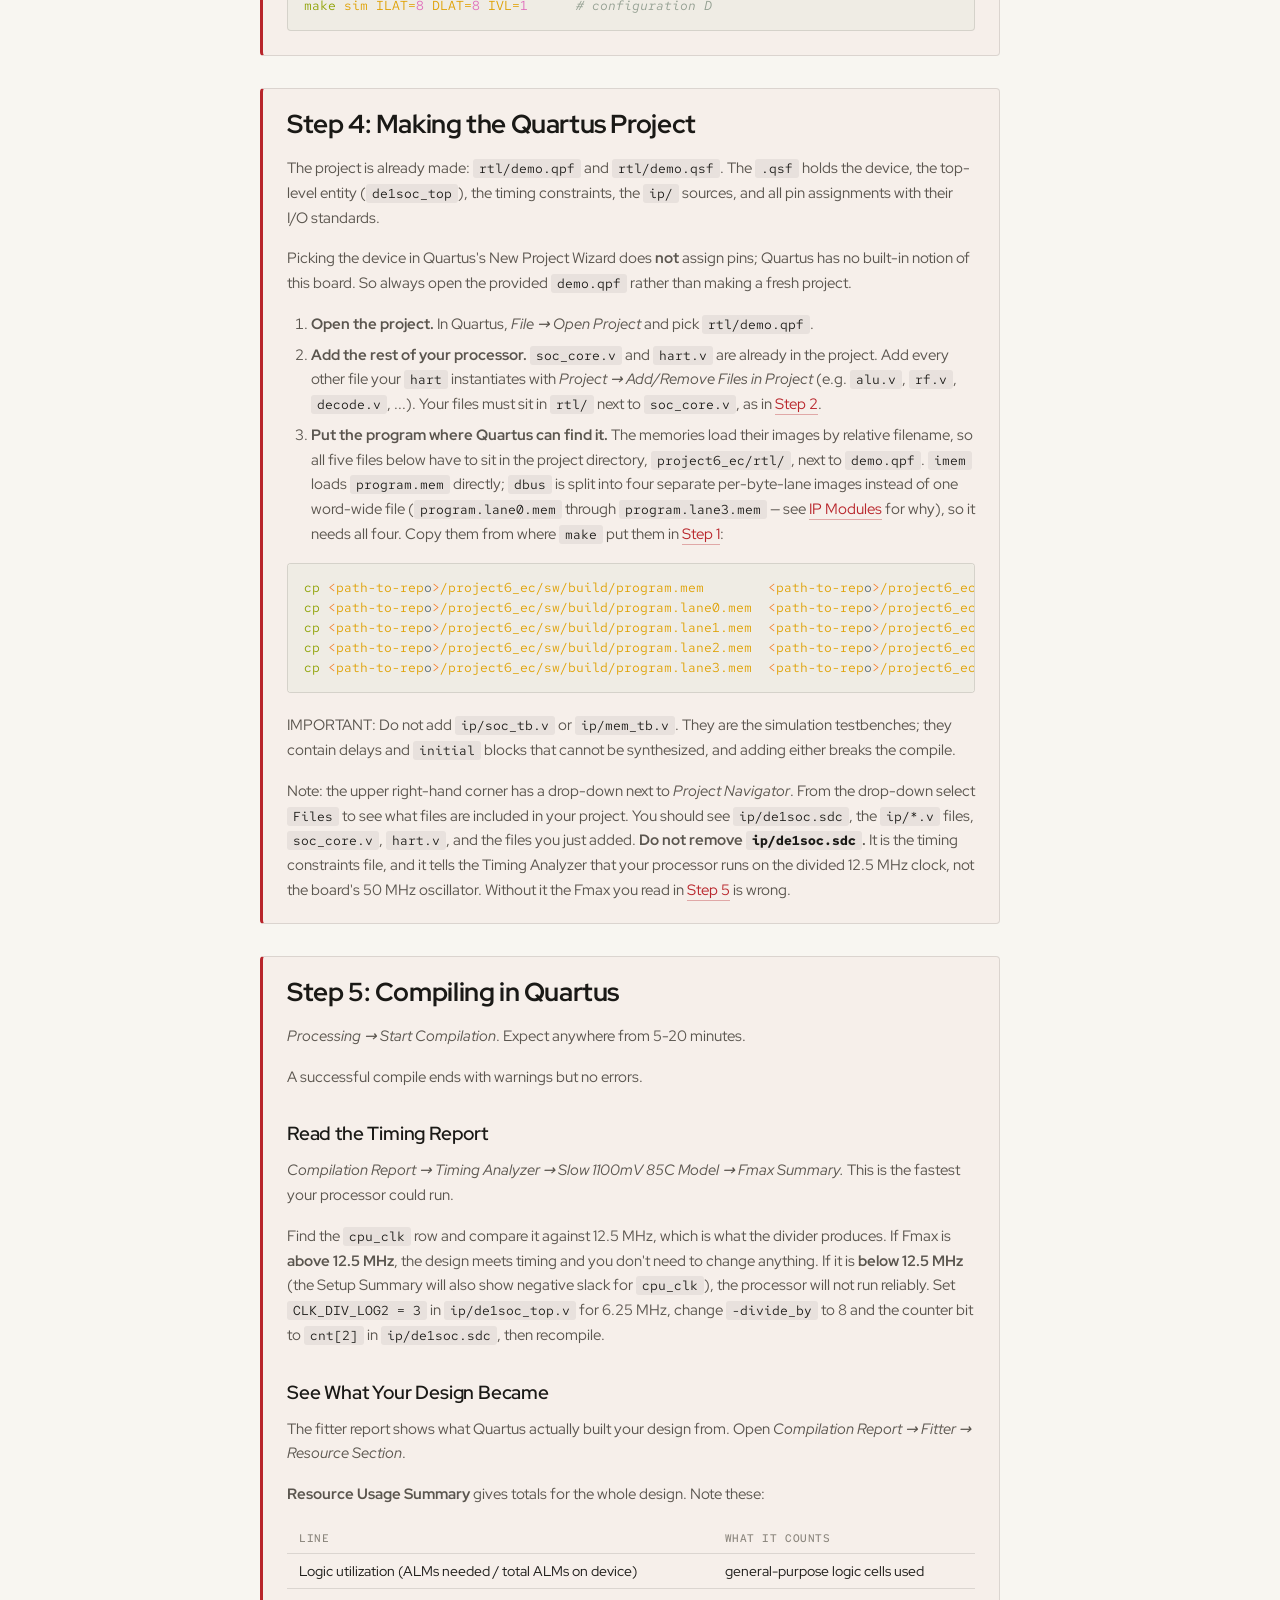
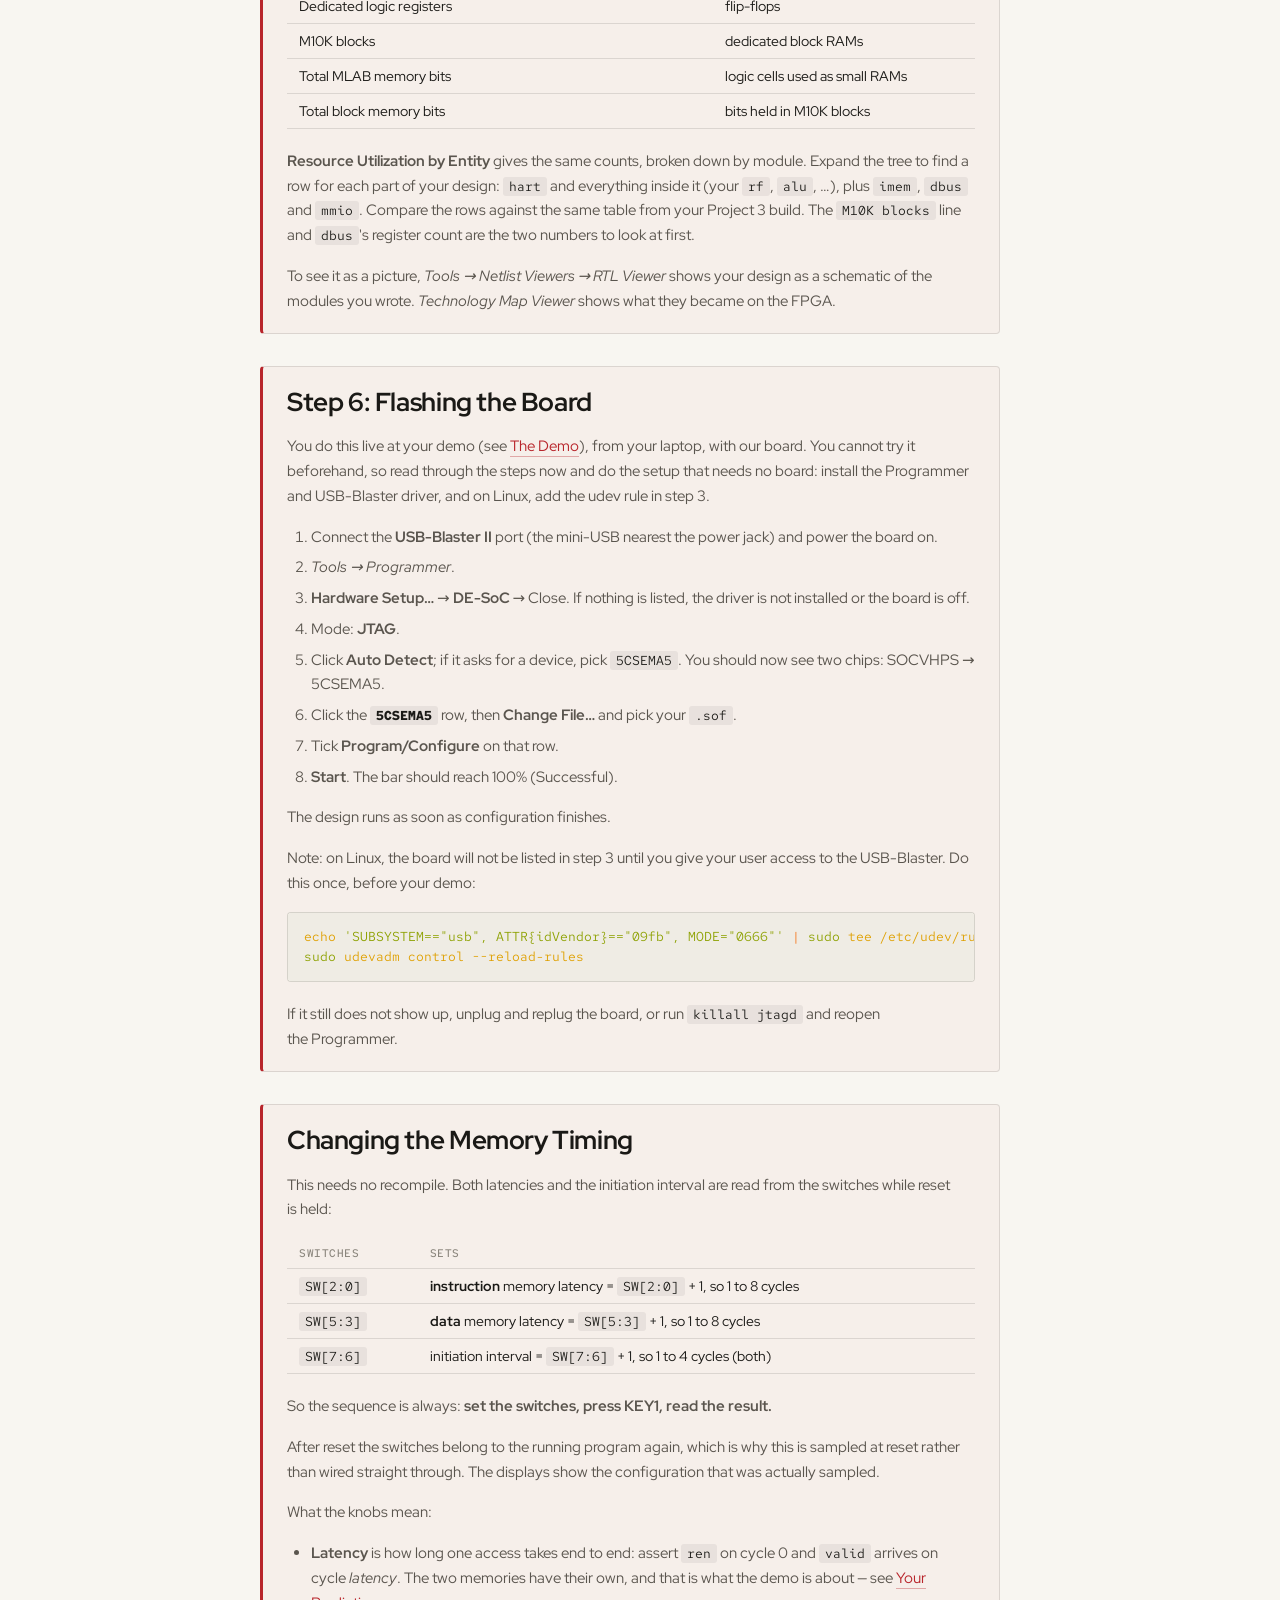
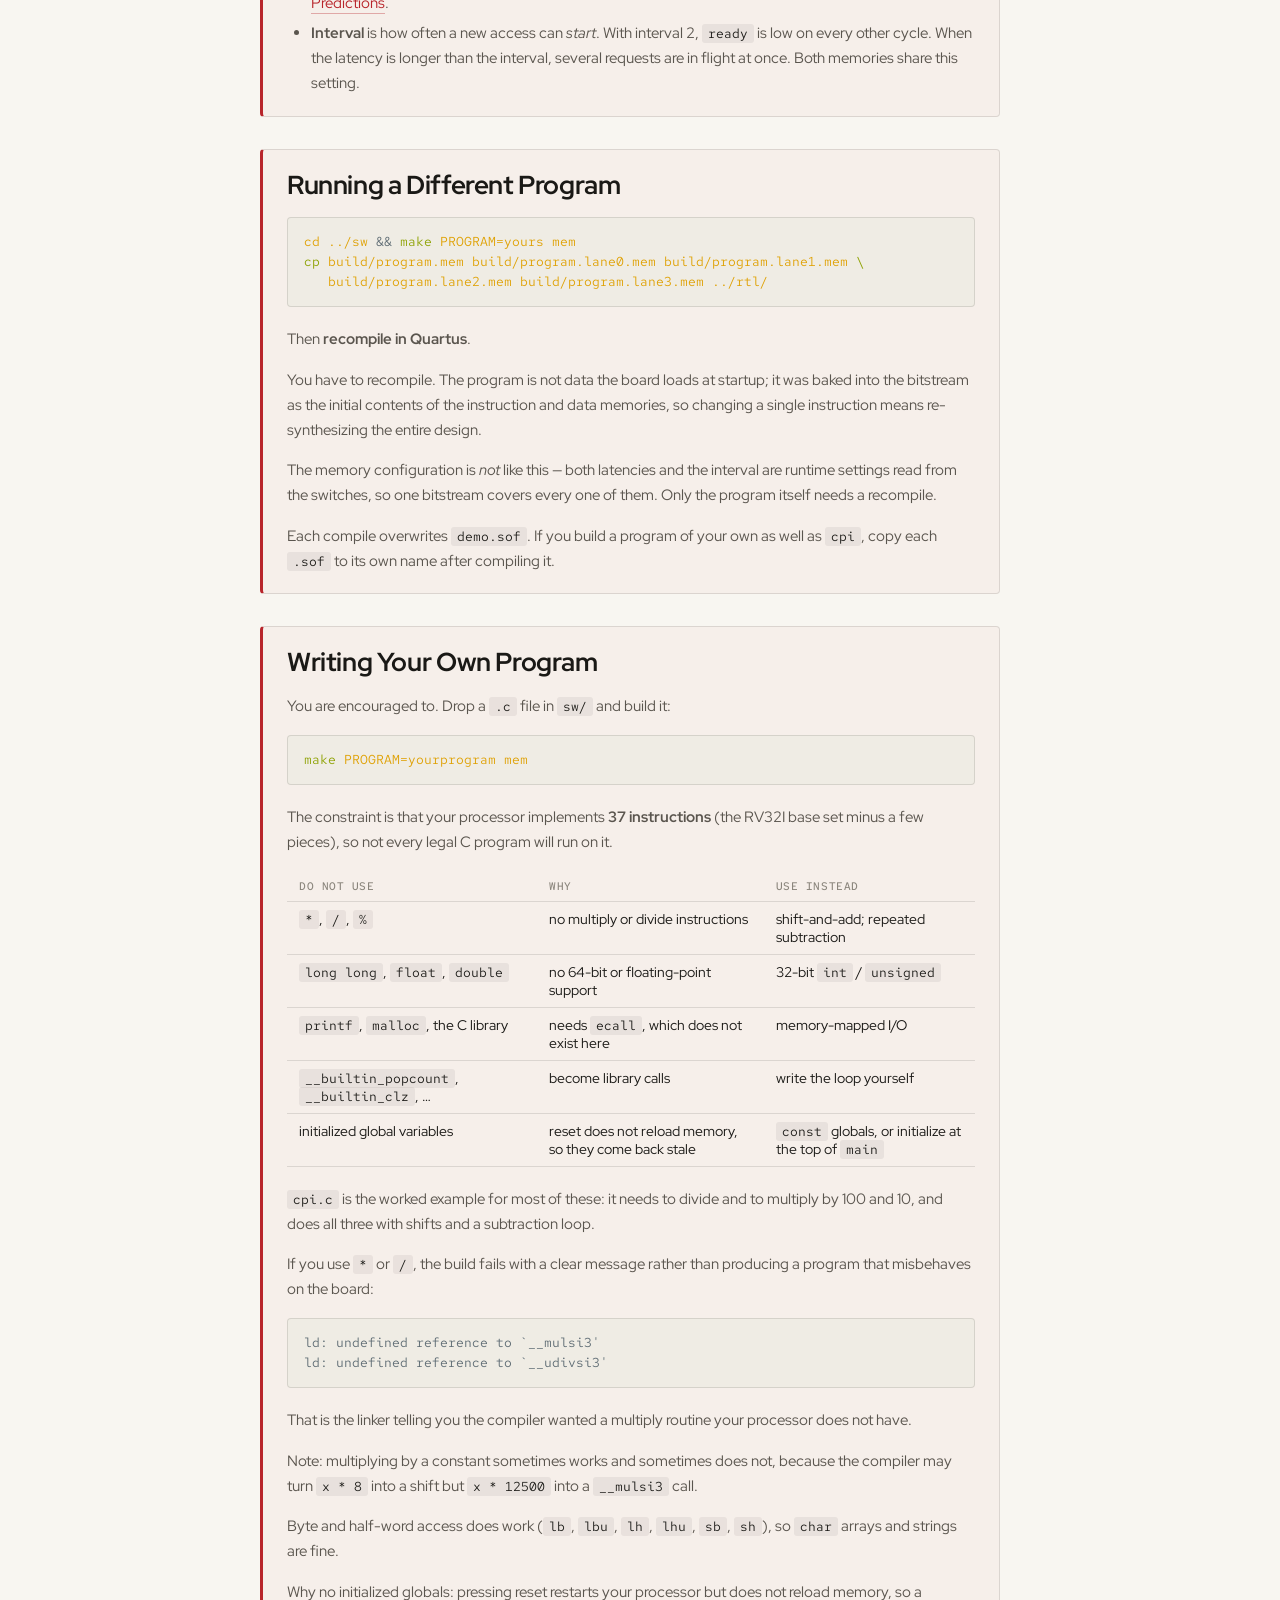
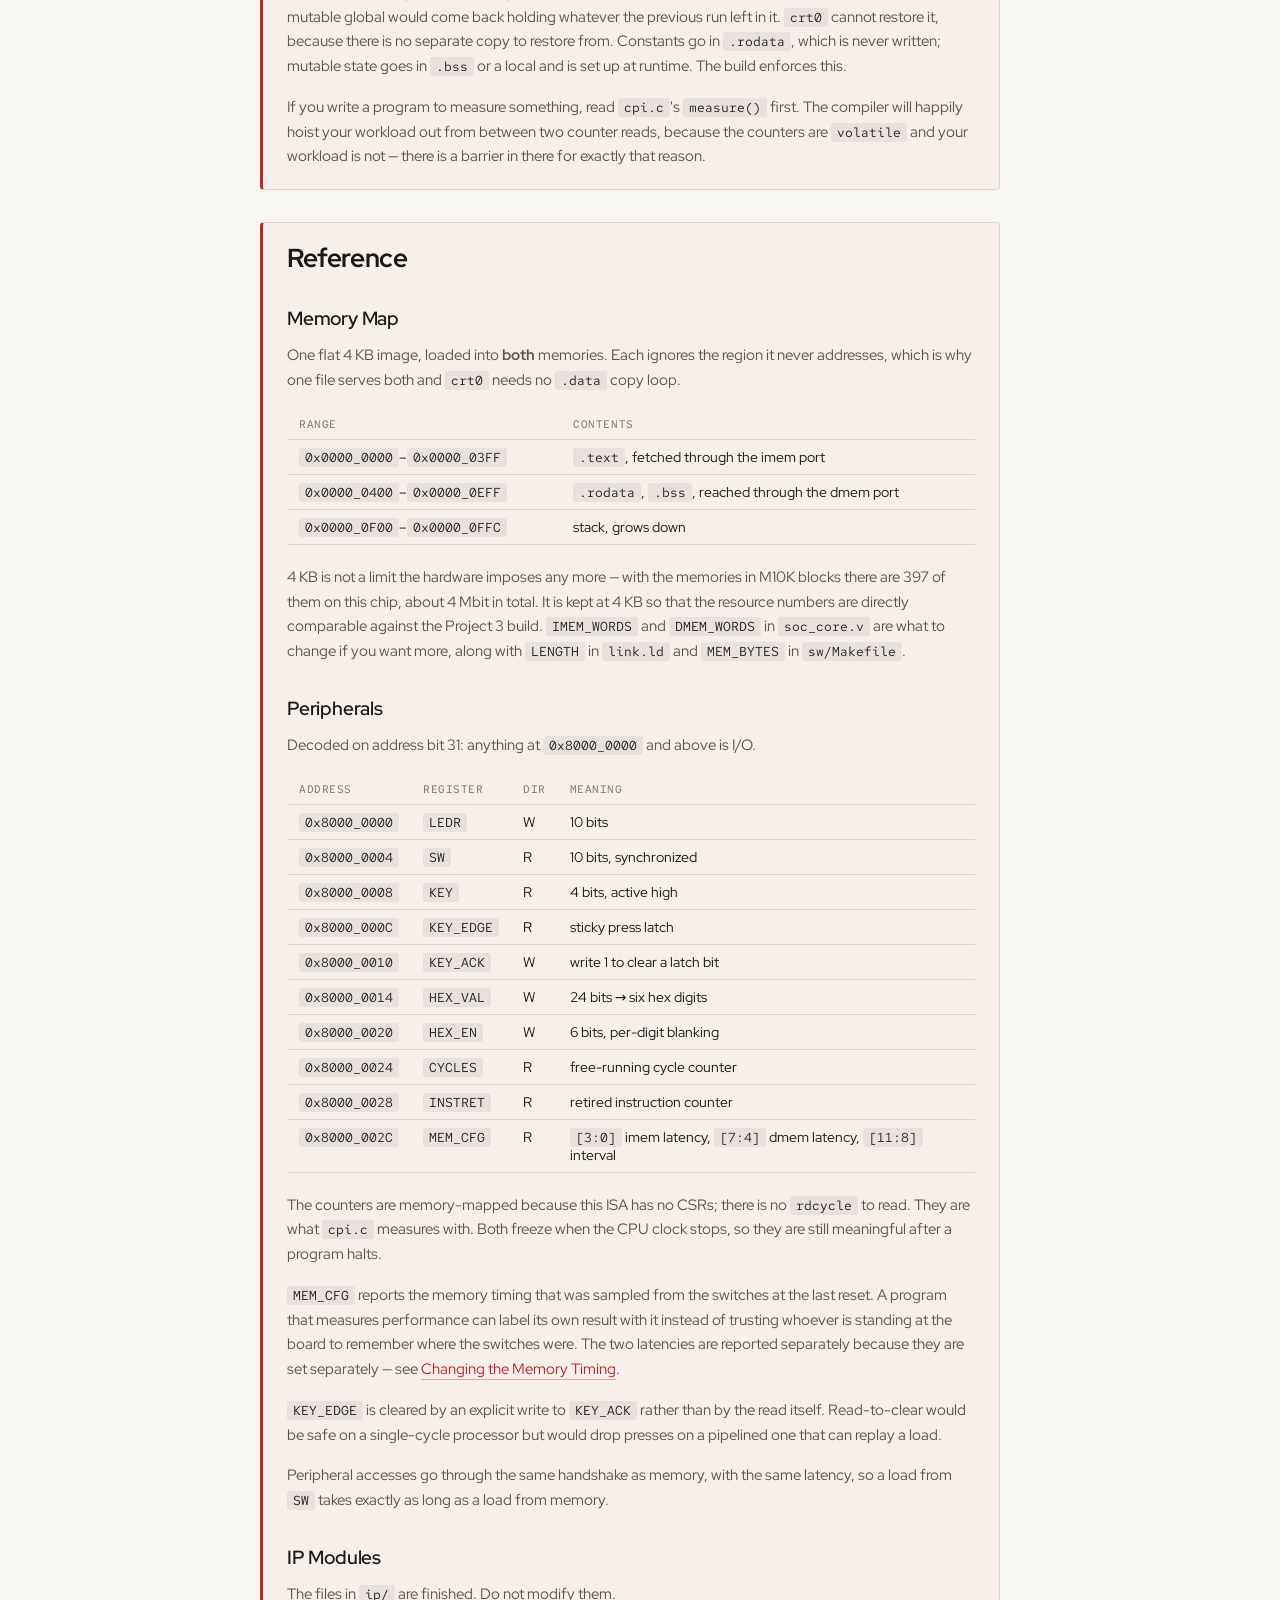
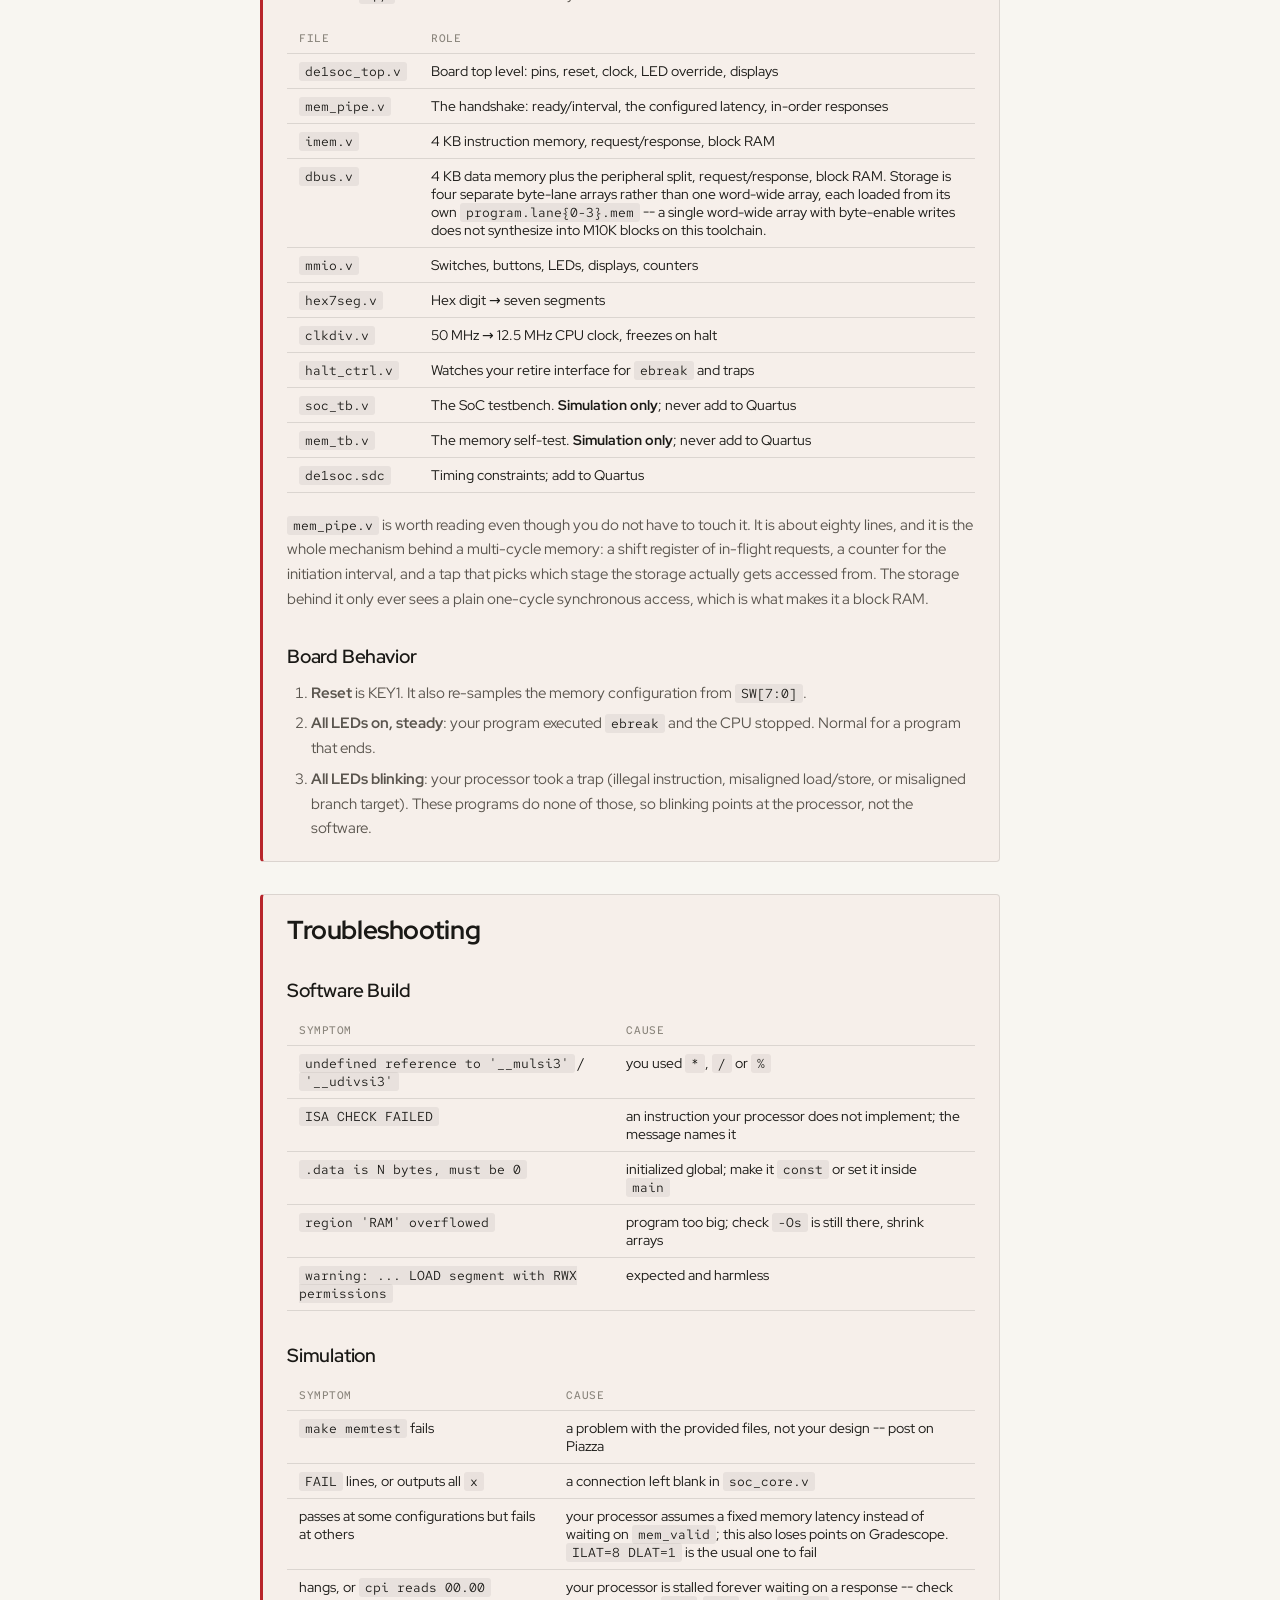
<file: project6_ec/index.html>
<!doctype html>
<html lang="en">
    <head>
        <meta charset="utf-8">
        <meta name="viewport" content="width=device-width, initial-scale=1.0">
        <title>Project 6: Extra Credit - FPGA Demo</title>
        <link rel="stylesheet" href="/styles/site.css">

        <link rel="preconnect" href="https://fonts.googleapis.com">
        <link rel="preconnect" href="https://fonts.gstatic.com" crossorigin>
        <link href="https://fonts.googleapis.com/css2?family=Red+Hat+Display:ital,wght@0,300;0,400;0,500;0,600;0,700;0,800;1,500;1,600&family=Red+Hat+Mono:wght@300;400;500;600&display=swap" rel="stylesheet">
    </head>

    <body>
        <div class="wa-docs-shell">
            <aside class="wa-docs-rail">
                
                <div class="wa-docs-rail-head">
                    <a class="wa-wordmark" href="/"><span class="wisc">ECE</span><span class="arch">552</span></a>
                    <span class="wa-docs-rail-version">Fall 2026</span>
                </div>

                
                <button type="button" class="wa-docs-disclosure-summary" aria-expanded="false" aria-controls="wa-docs-rail-nav" data-disclosure>
                    <span class="wa-docs-disclosure-label">Project 6: Extra Credit - FPGA Demo</span>
                    <span class="wa-docs-disclosure-icon" aria-hidden="true">+</span>
                </button>

                <nav id="wa-docs-rail-nav" class="wa-docs-rail-nav" aria-label="Project 6: Extra Credit - FPGA Demo" data-mobile-hidden>
                    
                    
                    <a class="wa-docs-rail-link" href="/project1/">Project 1: RISC-V Assembly Language</a>
                    
                    <a class="wa-docs-rail-link" href="/project2/">Project 2: Digital Design and Debugging</a>
                    
                    <a class="wa-docs-rail-link" href="/project3/">Project 3: Single-Cycle Processor</a>
                    
                    <a class="wa-docs-rail-link" href="/project3_ec/">Project 3: Extra Credit - FPGA Demo</a>
                    
                    <a class="wa-docs-rail-link" href="/project4/">Project 4: Basic Pipelined Processor</a>
                    
                    <a class="wa-docs-rail-link" href="/project5/">Project 5: Forwarding and Branch Prediction</a>
                    
                    <a class="wa-docs-rail-link" href="/project6/">Project 6: Multi-Cycle Memory</a>
                    
                    <a class="wa-docs-rail-link is-active" href="/project6_ec/">Project 6: Extra Credit - FPGA Demo</a>
                    
                    <a class="wa-docs-rail-link" href="/project7/">Project 7: Cache Integration</a>
                    
                    <a class="wa-docs-rail-link" href="/project8/">Project 8: Extra Credit</a>
                    
                    <a class="wa-docs-rail-link" href="/schedule/">Project Schedule</a>
                    <a class="wa-docs-rail-link" href="/rules/">Verilog Rules</a>
                    <a class="wa-docs-rail-link" href="/html/reference.html">Reference Materials</a>
                </nav>
            </aside>

            <main class="wa-docs-main">
                <div class="wa-docs-topbar">
                    <div class="wa-docs-breadcrumb">
                        
                        <span class="crumb-mono">ECE 552</span>
                        <span class="crumb-sep" aria-hidden="true">/</span>
                        
                        <span class="crumb-cur">Project 6: Extra Credit - FPGA Demo</span>
                    </div>
                    
                    <div class="wa-docs-topbar-right">
                        <a class="wa-docs-topbar-link" href="/">Back to Course Home</a>
                    </div>
                    
                </div>

                <div class="wa-docs-content">
                    <article class="wa-docs-article">
                        
                        <h1 class="wa-docs-h1">Project 6: Extra Credit - FPGA Demo</h1>
                        <p class="wa-docs-page-tag">UW—Madison ECE 552: Fall 2026</p>

                        <div class="instructions-box">
<h2 id="project-introduction" tabindex="-1">Project Introduction</h2>
<p>This is an optional extra credit opportunity for Project 6, worth an extra 1% on top of your final course grade. By the end, you will have run a C program on your own pipelined processor on a DE1-SoC board, and measured its CPI on real hardware while changing the memory latency underneath it with the switches.</p>
<p>Your Project 6 submission does not change. Submit it to Gradescope exactly as before.</p>
<p>If you did the Project 3 FPGA demo, this is the same flow with a different processor and a different memory. If you did not, nothing here assumes you did, but there is one comparison you will be asked to make against that build, and the instructions say where to find the numbers.</p>
<p>All material is available in the <a href="https://github.com/wiscarch/riscv32i-arch-course-starter-fa26/tree/main/project6_ec">Project 6 Extra Credit repository</a> on GitHub. Everything except <code>rtl/soc_core.v</code> is finished: the memories, the I/O hardware, the board top level, the displays, the C programs and the whole toolchain are done. Your job is to wire your processor in, verify it in simulation, and compile it in Quartus.</p>
</div>
<div class="instructions-box">
<h2 id="the-demo" tabindex="-1">The Demo</h2>
<p>To earn the credit, you demo your design in your regular discussion section on <strong>11/18 or 12/2</strong>.</p>
<p>IMPORTANT: You will not have access to a board before your demo. This is deliberate: it is how chip design works. A chip team does not get to try its design on silicon and fix it afterwards. It verifies everything it can in simulation and timing analysis, sends the design off to be fabricated, and finds out whether it works when the chip comes back. Here, your simulation and your Quartus timing report are all the evidence you get before the board.</p>
<h3 id="what-to-bring" tabindex="-1">What to Bring</h3>
<p>We provide the board and its USB-Blaster cable, and nothing else. <strong>We do not provide a computer</strong>, so you bring:</p>
<ol>
<li><strong>Your own laptop with Quartus 25.1 or newer installed</strong>, including the Programmer and the USB-Blaster driver (see <a href="#requirements">Requirements</a>). You flash the board from it, so install and check everything before discussion.</li>
<li><strong>A compiled <code>.sof</code> for <code>cpi</code>.</strong> A compile takes anywhere from 5-20 minutes, so there is no time to build one in discussion. If you come without one, you will not be able to demo.</li>
<li><strong>Your Quartus project</strong>, so you can open the compilation and timing reports from <a href="#step-5-compiling-in-quartus">Step 5</a> during the questions.</li>
<li><strong>Your Project 3 demo's fitter report</strong>, if you did that demo. One of the questions is a direct comparison against it. If you did not do it, say so and we will show you ours.</li>
<li><strong>The prediction table from <a href="#your-predictions">Your Predictions</a>, filled in.</strong> We go through it with you at the demo rather than collecting it in advance, so have it on your laptop or on paper.</li>
</ol>
<p>Note that you do <strong>not</strong> need a separate <code>.sof</code> for each memory configuration. Both latencies and the initiation interval are set by the switches at reset, not at compile time, so <strong>one bitstream covers all of them</strong>.</p>
<h3 id="your-predictions" tabindex="-1">Your Predictions</h3>
<p>The demo is an experiment, and you commit to its outcome before you run it.</p>
<p>The instruction memory and the data memory have <strong>separate, independently settable latencies</strong>. Before you come, work out from your own pipeline diagram what CPI you expect for each workload in each of these four configurations. This table includes the different memory latency configurations you will be asked to demo. Fill in the <strong>Predicted</strong> column, and write down the reasoning as well as the number.</p>
<div class="table-scroll"><table>
<thead>
<tr>
<th>Config</th>
<th><code>SW[7:0]</code></th>
<th>Workload</th>
<th>Predicted CPI</th>
<th>Measured CPI</th>
</tr>
</thead>
<tbody>
<tr>
<td><strong>A</strong> (1,1 — fastest)</td>
<td><code>00000000</code></td>
<td>0 (ALU)</td>
<td></td>
<td></td>
</tr>
<tr>
<td><strong>A</strong> (1,1 — fastest)</td>
<td><code>00000000</code></td>
<td>1 (load/store)</td>
<td></td>
<td></td>
</tr>
<tr>
<td><strong>B</strong> (1,8 — slow data only)</td>
<td><code>00111000</code></td>
<td>0 (ALU)</td>
<td></td>
<td></td>
</tr>
<tr>
<td><strong>B</strong> (1,8 — slow data only)</td>
<td><code>00111000</code></td>
<td>1 (load/store)</td>
<td></td>
<td></td>
</tr>
<tr>
<td><strong>C</strong> (8,1 — slow instr. only)</td>
<td><code>00000111</code></td>
<td>0 (ALU)</td>
<td></td>
<td></td>
</tr>
<tr>
<td><strong>C</strong> (8,1 — slow instr. only)</td>
<td><code>00000111</code></td>
<td>1 (load/store)</td>
<td></td>
<td></td>
</tr>
<tr>
<td><strong>D</strong> (8,8 — both slow)</td>
<td><code>00111111</code></td>
<td>0 (ALU)</td>
<td></td>
<td></td>
</tr>
<tr>
<td><strong>D</strong> (8,8 — both slow)</td>
<td><code>00111111</code></td>
<td>1 (load/store)</td>
<td></td>
<td></td>
</tr>
</tbody>
</table>
</div><p>That is eight numbers. Bring the table to your demo with <strong>Predicted</strong> filled in. You fill in <strong>Measured</strong> at the demo, from the board, and we go through both columns with you; see <a href="#at-the-demo">At the Demo</a>.</p>
<p>IMPORTANT: <strong>You are not graded on whether your predictions are correct.</strong> You are graded on whether you can explain the result you actually measured. For a prediction that missed badly, you will be expected to explain <em>why</em> your model was wrong.</p>
<h3 id="before-you-come" tabindex="-1">Before You Come</h3>
<p>Since you cannot test on the board, make sure everything you <em>can</em> check passes:</p>
<ol>
<li><code>make memtest</code> passes (<a href="#step-3-simulating-before-you-synthesize">Step 3</a>). This tests the provided memories, not your processor, so it should pass before you have done anything.</li>
<li><code>make sim</code> passes, and so does <code>make sweep</code>. The sweep is the important one: it runs your processor at all four configurations above plus the slowest one the switches can select. If it passes at some and fails at others, your processor has a fixed latency baked in somewhere and it will not work on the board.</li>
<li>Quartus compiles with no errors and <code>cpu_clk</code> meets timing (<a href="#step-5-compiling-in-quartus">Step 5</a>).</li>
<li>Your prediction table (<a href="#your-predictions">Your Predictions</a>) has the Predicted column filled in, with your reasoning.</li>
<li>You have read through the flashing steps in <a href="#step-6-flashing-the-board">Step 6</a>, so you are not seeing them for the first time at the demo.</li>
</ol>
<h3 id="at-the-demo" tabindex="-1">At the Demo</h3>
<p>You power on the board and flash it yourself, in front of us. Then you run the experiment, and write down the results as you go:</p>
<ol>
<li><strong>Configuration A.</strong> Set the switches to that row's <code>SW[7:0]</code> value from <a href="#your-predictions">your prediction table</a>, press KEY1, read the CPI for workload 0 off <code>HEX3</code>–<code>HEX0</code>. Press KEY0, check <code>LEDR[9]</code> lit to confirm you're now looking at workload 1, and read it again.</li>
<li><strong>Configuration B</strong> — data memory eight times slower. Set the switches, press KEY1, read both workloads again.</li>
<li><strong>Configuration C</strong> — instruction memory eight times slower instead. Same again.</li>
<li><strong>Configuration D</strong>, if there is time.</li>
</ol>
<h3 id="what-we-will-ask-about" tabindex="-1">What We Will Ask About</h3>
<p>The questions are about <strong>memory</strong>, <strong>timing</strong> and <strong>performance</strong>: what Quartus reported for your design, what the board measured, and why. You do not need to memorize numbers; have your reports and your prediction table open and find them as we ask.</p>
<p><strong>Memory</strong></p>
<ol>
<li>Look up what an <strong>M10K block</strong> is and how its read port works. Your Project 3 build used zero of them and this one uses several. Be ready to explain what changed, and why it is a consequence of the interface your processor presents rather than a decision the tools made.</li>
<li>Both builds have a 4 KB data memory. Explain why one of them costs roughly three quarters of the chip and the other does not.</li>
</ol>
<p><strong>Timing</strong></p>
<ol>
<li>Know your <code>cpu_clk</code> Fmax and whether your design meets timing. Be able to say what would happen on the board if it did not.</li>
<li>Be able to explain why your <code>cpu_clk</code> Fmax went up from your Project 3 build.</li>
</ol>
<p><strong>Performance</strong></p>
<ol>
<li>Be able to explain CPI differences that are seen in each configuration/workload.</li>
<li>What would you have to change to hide instruction fetch latency?</li>
<li>Which cache would do more for workload 0 — instruction or data? Why?</li>
</ol>
<p><strong>Your predictions</strong></p>
<p>We will go through your table with you. For each configuration: what did you predict, what did the board say, and if they disagree, what was wrong with your model? Again — being wrong is fine and expected. Not being able to account for it afterwards is not.</p>
</div>
<div class="instructions-box">
<h2 id="requirements" tabindex="-1">Requirements</h2>
<p><strong>Docker</strong>, the same way you use it for the assembly tests in <code>tests/asm/</code>. Pull the toolchain image if you have not already:</p>
<pre class="shiki everforest-light" style="background-color:#efece4;color:#5c6a72" tabindex="0"><code><span class="line"><span style="color:#8DA101">docker</span><span style="color:#DFA000"> pull</span><span style="color:#DFA000"> coderkalyan/ece552-tools:latest</span></span>
<span class="line"></span></code></pre>
<p>It carries the RISC-V compiler, Icarus Verilog and Python, so it is the only image you need and you do not need any of them installed on your machine.</p>
<p>On Linux, Docker needs permission to run without <code>sudo</code>. If <code>docker run hello-world</code> fails with <code>permission denied ... docker.sock</code>, add yourself to the <code>docker</code> group, then log out and back in:</p>
<pre class="shiki everforest-light" style="background-color:#efece4;color:#5c6a72" tabindex="0"><code><span class="line"><span style="color:#8DA101">sudo</span><span style="color:#DFA000"> usermod</span><span style="color:#DFA000"> -aG</span><span style="color:#DFA000"> docker</span><span style="color:#DF69BA"> $USER</span></span>
<span class="line"></span></code></pre>
<p><strong>make</strong>. macOS and Linux usually have it already (run <code>make --version</code> to check). On Windows, you will need to install it yourself; search online for how to install make on Windows.</p>
<p><strong>Quartus Prime</strong>. If you do not already have Quartus, download <strong>Quartus Prime Lite Edition</strong>. It is free and needs no license. Search for &quot;Quartus Prime Lite download&quot; to find it on Altera's (formerly Intel's) FPGA software download page. When the installer asks which devices to support, select <strong>Cyclone V</strong>, the FPGA on the DE1-SoC. You can skip the others to save several GB. Leave the <strong>Programmer</strong> selected too. You need it to flash the board at your demo (<a href="#step-6-flashing-the-board">Step 6</a>), and it installs the USB-Blaster driver.</p>
<p>IMPORTANT: <strong>use version 25.1 or newer, and check this before you come.</strong> The provided project was created with Quartus Prime Lite 25.1, and an older install may not flash correctly.</p>
</div>
<div class="instructions-box">
<h2 id="directory-layout" tabindex="-1">Directory Layout</h2>
<pre class="shiki everforest-light" style="background-color:#efece4;color:#5c6a72" tabindex="0"><code><span class="line"><span>project6_ec/</span></span>
<span class="line"><span>  sw/                    the C program and its build</span></span>
<span class="line"><span>    cpi.c                the CPI meter -- the only program provided</span></span>
<span class="line"><span>    crt0.S               startup code</span></span>
<span class="line"><span>    link.ld              memory layout</span></span>
<span class="line"><span>    Makefile</span></span>
<span class="line"><span>    tools/</span></span>
<span class="line"><span>      isa_check.py       rejects instructions your processor lacks</span></span>
<span class="line"><span>      split_lanes.py     splits the program into the data memory's four byte-lane files</span></span>
<span class="line"><span>  rtl/</span></span>
<span class="line"><span>    soc_core.v           &#x3C;-- THE ONLY FILE YOU EDIT</span></span>
<span class="line"><span>    hart.v               &#x3C;-- you add this (plus alu.v, rf.v, decode.v, ...)</span></span>
<span class="line"><span>    Makefile</span></span>
<span class="line"><span>    demo.qpf  demo.qsf   the Quartus project, pins already assigned</span></span>
<span class="line"><span>    ip/                  finished wrapper modules -- leave alone</span></span>
<span class="line"><span></span></span></code></pre>
</div>
<div class="instructions-box">
<h2 id="the-program-cpi" tabindex="-1">The Program: CPI</h2>
<p><code>cpi.c</code> runs a fixed workload, reads the cycle and retired-instruction counters either side of it, and puts the resulting CPI on the displays.</p>
<div class="table-scroll"><table>
<thead>
<tr>
<th>Display</th>
<th>Shows</th>
</tr>
</thead>
<tbody>
<tr>
<td><code>HEX5</code></td>
<td><strong>instruction</strong> memory latency in cycles, 1–8</td>
</tr>
<tr>
<td><code>HEX4</code></td>
<td><strong>data</strong> memory latency in cycles, 1–8</td>
</tr>
<tr>
<td><code>HEX3</code>–<code>HEX0</code></td>
<td>CPI × 100, in <strong>decimal</strong> — read <code>1111</code> as 11.11</td>
</tr>
<tr>
<td><code>LEDR[3:0]</code></td>
<td>initiation interval, in unary — three lit means 3</td>
</tr>
<tr>
<td><code>LEDR[9]</code></td>
<td>which workload is running (0 = ALU, 1 = load/store)</td>
</tr>
</tbody>
</table>
</div><div class="table-scroll"><table>
<thead>
<tr>
<th>Control</th>
<th>Meaning</th>
</tr>
</thead>
<tbody>
<tr>
<td><code>KEY0</code></td>
<td>switch between workloads</td>
</tr>
<tr>
<td><code>KEY1</code></td>
<td>reset (and re-read the switches)</td>
</tr>
</tbody>
</table>
</div><p>The switches set the memory timing. They are read only while reset is held, so set them first and then press KEY1:</p>
<div class="table-scroll"><table>
<thead>
<tr>
<th>Switches</th>
<th>Sets</th>
</tr>
</thead>
<tbody>
<tr>
<td><code>SW[2:0]</code></td>
<td><strong>instruction</strong> memory latency = <code>SW[2:0]</code> + 1, so 1 to 8 cycles</td>
</tr>
<tr>
<td><code>SW[5:3]</code></td>
<td><strong>data</strong> memory latency = <code>SW[5:3]</code> + 1, so 1 to 8 cycles</td>
</tr>
<tr>
<td><code>SW[7:6]</code></td>
<td>initiation interval = <code>SW[7:6]</code> + 1, so 1 to 4 cycles (both)</td>
</tr>
<tr>
<td><code>SW[9:8]</code></td>
<td>not used</td>
</tr>
</tbody>
</table>
</div><p>A setting written as <code>SW[7:0]</code>, like the ones in <a href="#your-predictions">Your Predictions</a>, runs from <code>SW7</code> on the left to <code>SW0</code> on the right, which is the order the switches are in on the board (<code>SW0</code> is the rightmost). So <code>00111000</code> means interval 1 (<code>00</code>), data latency 8 (<code>111</code>) and instruction latency 1 (<code>000</code>): configuration B, labelled (1,8) there, instruction latency first. See <a href="#changing-the-memory-timing">Changing the Memory Timing</a> for what latency and interval mean.</p>
<p>The two workloads separate the two things memory latency costs you:</p>
<ul>
<li><strong>Workload 0</strong> is arithmetic only and never touches data memory.</li>
<li><strong>Workload 1</strong> walks a small array, so it pays the load cost and then pays again on every load and store.</li>
</ul>
</div>
<div class="instructions-box">
<h2 id="step-1-compiling-a-program" tabindex="-1">Step 1: Compiling a Program</h2>
<p>From <code>sw/</code>, run:</p>
<pre class="shiki everforest-light" style="background-color:#efece4;color:#5c6a72" tabindex="0"><code><span class="line"><span style="color:#8DA101">make</span><span style="color:#DFA000"> PROGRAM=cpi</span><span style="color:#DFA000"> mem</span></span>
<span class="line"></span></code></pre>
<p>A successful build should output something like:</p>
<pre class="shiki everforest-light" style="background-color:#efece4;color:#5c6a72" tabindex="0"><code><span class="line"><span>  ok  cpi            text  xxx  rodata   0  bss  256  stack 3xxx</span></span>
<span class="line"><span>      ->  build/program.mem (+ 4 byte-lane files for dbus.v)</span></span>
<span class="line"><span></span></span></code></pre>
<p>That one build produces five files, and the hardware loads all of them. <code>build/program.mem</code> is the instruction memory's image. <code>build/program.lane0.mem</code> through <code>build/program.lane3.mem</code> are the same program split into its four byte lanes (lane 0 is bits <code>[7:0]</code> of every word), which is how the data memory loads it — see <a href="#ip-modules">IP Modules</a> for why it cannot use the single file.</p>
<p>Other commands:</p>
<div class="table-scroll"><table>
<thead>
<tr>
<th>Command</th>
<th>What it does</th>
</tr>
</thead>
<tbody>
<tr>
<td><code>make PROGRAM=yours mem</code></td>
<td>Builds a different program — one you wrote yourself (see <a href="#writing-your-own-program">Writing Your Own Program</a>). The result always goes to <code>build/program.mem</code> and the four <code>build/program.lane{0-3}.mem</code> files, replacing whatever was there.</td>
</tr>
<tr>
<td><code>make PROGRAM=cpi disasm</code></td>
<td>Prints the RISC-V assembly the compiler generated for that program, with the address and machine-code word of each instruction. Use it to see how your C became instructions, or to find the instruction at a PC while debugging. A copy is also saved to <code>build/cpi.dis</code> whenever you build.</td>
</tr>
<tr>
<td><code>make clean</code></td>
<td>Deletes the <code>build/</code> directory and everything the build produced. Run it if a build seems stale or you want to start fresh.</td>
</tr>
<tr>
<td><code>make</code></td>
<td>With no arguments, prints this list of commands.</td>
</tr>
</tbody>
</table>
</div></div>
<div class="instructions-box">
<h2 id="step-2-wiring-your-processor-in" tabindex="-1">Step 2: Wiring Your Processor In</h2>
<ol>
<li><strong>Copy your processor into <code>rtl/</code></strong>, next to <code>soc_core.v</code>: <code>hart.v</code> and whatever it instantiates (<code>alu.v</code>, <code>rf.v</code>, <code>decode.v</code>, …). Do not modify them; these should be the same files you submitted. Do not copy <code>tb.v</code> or <code>tb_memory.v</code>.</li>
<li><strong>Open <code>rtl/soc_core.v</code></strong> and fill in the <code>hart</code> instantiation. Every port is listed with a blank connection, and the table at the top of the file says what each one attaches to.</li>
</ol>
<p>Everything else in that file is already done; only the processor is missing.</p>
<p>IMPORTANT: this extra credit is designed for Project 6, so you must use the files you submitted to Gradescope for that assignment.</p>
</div>
<div class="instructions-box">
<h2 id="step-3-simulating-before-you-synthesize" tabindex="-1">Step 3: Simulating Before You Synthesize</h2>
<h3 id="test-the-memories-first" tabindex="-1">Test the Memories First</h3>
<p>From <code>rtl/</code>, run:</p>
<pre class="shiki everforest-light" style="background-color:#efece4;color:#5c6a72" tabindex="0"><code><span class="line"><span style="color:#8DA101">make</span><span style="color:#DFA000"> memtest</span></span>
<span class="line"></span></code></pre>
<p>This checks the provided memories against the Project 6 memory contract, at every latency and interval the switches can select. A passing run ends with:</p>
<pre class="shiki everforest-light" style="background-color:#efece4;color:#5c6a72" tabindex="0"><code><span class="line"><span>=== 0 error(s) over 32 configurations ===</span></span>
<span class="line"><span>all configurations passed</span></span>
<span class="line"><span></span></span></code></pre>
<p>If this fails, the problem is in the provided files rather than your design. Post on Piazza.</p>
<h3 id="test-your-processor" tabindex="-1">Test Your Processor</h3>
<pre class="shiki everforest-light" style="background-color:#efece4;color:#5c6a72" tabindex="0"><code><span class="line"><span style="color:#8DA101">make</span><span style="color:#DFA000"> lint</span><span style="color:#939F91;font-style:italic">   # does it elaborate?</span></span>
<span class="line"><span style="color:#8DA101">make</span><span style="color:#DFA000"> sim</span><span style="color:#939F91;font-style:italic">    # does it actually run?</span></span>
<span class="line"></span></code></pre>
<p>A passing run, at the default <code>ILAT=4 DLAT=4 IVL=2</code>, looks like this:</p>
<pre class="shiki everforest-light" style="background-color:#efece4;color:#5c6a72" tabindex="0"><code><span class="line"><span>=== soc_tb: cpi   imem latency=4  dmem latency=4  interval=2 ===</span></span>
<span class="line"><span>  ok   imem latency digit = 00000004</span></span>
<span class="line"><span>  ok   dmem latency digit = 00000004</span></span>
<span class="line"><span>  ok   hex_en = 0000003f</span></span>
<span class="line"><span>=== 0 error(s) ===</span></span>
<span class="line"><span></span></span></code></pre>
<h3 id="sweep-the-latencies" tabindex="-1">Sweep the Latencies</h3>
<pre class="shiki everforest-light" style="background-color:#efece4;color:#5c6a72" tabindex="0"><code><span class="line"><span style="color:#8DA101">make</span><span style="color:#DFA000"> sweep</span></span>
<span class="line"></span></code></pre>
<p>This runs the program at five memory configurations: the four from <a href="#your-predictions">Your Predictions</a>, plus the slowest one the switches can select. Each run passes or fails the same checks as <code>make sim</code>.</p>
<p>You can also run a single configuration directly:</p>
<pre class="shiki everforest-light" style="background-color:#efece4;color:#5c6a72" tabindex="0"><code><span class="line"><span style="color:#8DA101">make</span><span style="color:#DFA000"> sim</span><span style="color:#DFA000"> ILAT=</span><span style="color:#DF69BA">1</span><span style="color:#DFA000"> DLAT=</span><span style="color:#DF69BA">1</span><span style="color:#DFA000"> IVL=</span><span style="color:#DF69BA">1</span><span style="color:#939F91;font-style:italic">      # configuration A</span></span>
<span class="line"><span style="color:#8DA101">make</span><span style="color:#DFA000"> sim</span><span style="color:#DFA000"> ILAT=</span><span style="color:#DF69BA">1</span><span style="color:#DFA000"> DLAT=</span><span style="color:#DF69BA">8</span><span style="color:#DFA000"> IVL=</span><span style="color:#DF69BA">1</span><span style="color:#939F91;font-style:italic">      # configuration B</span></span>
<span class="line"><span style="color:#8DA101">make</span><span style="color:#DFA000"> sim</span><span style="color:#DFA000"> ILAT=</span><span style="color:#DF69BA">8</span><span style="color:#DFA000"> DLAT=</span><span style="color:#DF69BA">1</span><span style="color:#DFA000"> IVL=</span><span style="color:#DF69BA">1</span><span style="color:#939F91;font-style:italic">      # configuration C</span></span>
<span class="line"><span style="color:#8DA101">make</span><span style="color:#DFA000"> sim</span><span style="color:#DFA000"> ILAT=</span><span style="color:#DF69BA">8</span><span style="color:#DFA000"> DLAT=</span><span style="color:#DF69BA">8</span><span style="color:#DFA000"> IVL=</span><span style="color:#DF69BA">1</span><span style="color:#939F91;font-style:italic">      # configuration D</span></span>
<span class="line"></span></code></pre>
</div>
<div class="instructions-box">
<h2 id="step-4-making-the-quartus-project" tabindex="-1">Step 4: Making the Quartus Project</h2>
<p>The project is already made: <code>rtl/demo.qpf</code> and <code>rtl/demo.qsf</code>. The <code>.qsf</code> holds the device, the top-level entity (<code>de1soc_top</code>), the timing constraints, the <code>ip/</code> sources, and all pin assignments with their I/O standards.</p>
<p>Picking the device in Quartus's New Project Wizard does <strong>not</strong> assign pins; Quartus has no built-in notion of this board. So always open the provided <code>demo.qpf</code> rather than making a fresh project.</p>
<ol>
<li><strong>Open the project.</strong> In Quartus, <em>File → Open Project</em> and pick <code>rtl/demo.qpf</code>.</li>
<li><strong>Add the rest of your processor.</strong> <code>soc_core.v</code> and <code>hart.v</code> are already in the project. Add every other file your <code>hart</code> instantiates with <em>Project → Add/Remove Files in Project</em> (e.g. <code>alu.v</code>, <code>rf.v</code>, <code>decode.v</code>, ...). Your files must sit in <code>rtl/</code> next to <code>soc_core.v</code>, as in <a href="#step-2-wiring-your-processor-in">Step 2</a>.</li>
<li><strong>Put the program where Quartus can find it.</strong> The memories load their images by relative filename, so all five files below have to sit in the project directory, <code>project6_ec/rtl/</code>, next to <code>demo.qpf</code>. <code>imem</code> loads <code>program.mem</code> directly; <code>dbus</code> is split into four separate per-byte-lane images instead of one word-wide file (<code>program.lane0.mem</code> through <code>program.lane3.mem</code> — see <a href="#ip-modules">IP Modules</a> for why), so it needs all four. Copy them from where <code>make</code> put them in <a href="#step-1-compiling-a-program">Step 1</a>:</li>
</ol>
<pre class="shiki everforest-light" style="background-color:#efece4;color:#5c6a72" tabindex="0"><code><span class="line"><span style="color:#8DA101">cp</span><span style="color:#F57D26"> &#x3C;</span><span style="color:#DFA000">path-to-rep</span><span style="color:#5C6A72">o</span><span style="color:#F57D26">></span><span style="color:#DFA000">/project6_ec/sw/build/program.mem</span><span style="color:#F57D26">        &#x3C;</span><span style="color:#DFA000">path-to-rep</span><span style="color:#5C6A72">o</span><span style="color:#F57D26">></span><span style="color:#DFA000">/project6_ec/rtl/program.mem</span></span>
<span class="line"><span style="color:#8DA101">cp</span><span style="color:#F57D26"> &#x3C;</span><span style="color:#DFA000">path-to-rep</span><span style="color:#5C6A72">o</span><span style="color:#F57D26">></span><span style="color:#DFA000">/project6_ec/sw/build/program.lane0.mem</span><span style="color:#F57D26">  &#x3C;</span><span style="color:#DFA000">path-to-rep</span><span style="color:#5C6A72">o</span><span style="color:#F57D26">></span><span style="color:#DFA000">/project6_ec/rtl/program.lane0.mem</span></span>
<span class="line"><span style="color:#8DA101">cp</span><span style="color:#F57D26"> &#x3C;</span><span style="color:#DFA000">path-to-rep</span><span style="color:#5C6A72">o</span><span style="color:#F57D26">></span><span style="color:#DFA000">/project6_ec/sw/build/program.lane1.mem</span><span style="color:#F57D26">  &#x3C;</span><span style="color:#DFA000">path-to-rep</span><span style="color:#5C6A72">o</span><span style="color:#F57D26">></span><span style="color:#DFA000">/project6_ec/rtl/program.lane1.mem</span></span>
<span class="line"><span style="color:#8DA101">cp</span><span style="color:#F57D26"> &#x3C;</span><span style="color:#DFA000">path-to-rep</span><span style="color:#5C6A72">o</span><span style="color:#F57D26">></span><span style="color:#DFA000">/project6_ec/sw/build/program.lane2.mem</span><span style="color:#F57D26">  &#x3C;</span><span style="color:#DFA000">path-to-rep</span><span style="color:#5C6A72">o</span><span style="color:#F57D26">></span><span style="color:#DFA000">/project6_ec/rtl/program.lane2.mem</span></span>
<span class="line"><span style="color:#8DA101">cp</span><span style="color:#F57D26"> &#x3C;</span><span style="color:#DFA000">path-to-rep</span><span style="color:#5C6A72">o</span><span style="color:#F57D26">></span><span style="color:#DFA000">/project6_ec/sw/build/program.lane3.mem</span><span style="color:#F57D26">  &#x3C;</span><span style="color:#DFA000">path-to-rep</span><span style="color:#5C6A72">o</span><span style="color:#F57D26">></span><span style="color:#DFA000">/project6_ec/rtl/program.lane3.mem</span></span>
<span class="line"></span></code></pre>
<p>IMPORTANT: Do not add <code>ip/soc_tb.v</code> or <code>ip/mem_tb.v</code>. They are the simulation testbenches; they contain delays and <code>initial</code> blocks that cannot be synthesized, and adding either breaks the compile.</p>
<p>Note: the upper right-hand corner has a drop-down next to <em>Project Navigator</em>. From the drop-down select <code>Files</code> to see what files are included in your project. You should see <code>ip/de1soc.sdc</code>, the <code>ip/*.v</code> files, <code>soc_core.v</code>, <code>hart.v</code>, and the files you just added. <strong>Do not remove <code>ip/de1soc.sdc</code>.</strong> It is the timing constraints file, and it tells the Timing Analyzer that your processor runs on the divided 12.5 MHz clock, not the board's 50 MHz oscillator. Without it the Fmax you read in <a href="#step-5-compiling-in-quartus">Step 5</a> is wrong.</p>
</div>
<div class="instructions-box">
<h2 id="step-5-compiling-in-quartus" tabindex="-1">Step 5: Compiling in Quartus</h2>
<p><em>Processing → Start Compilation</em>. Expect anywhere from 5-20 minutes.</p>
<p>A successful compile ends with warnings but no errors.</p>
<h3 id="read-the-timing-report" tabindex="-1">Read the Timing Report</h3>
<p><em>Compilation Report → Timing Analyzer → Slow 1100mV 85C Model → Fmax Summary.</em> This is the fastest your processor could run.</p>
<p>Find the <code>cpu_clk</code> row and compare it against 12.5 MHz, which is what the divider produces. If Fmax is <strong>above 12.5 MHz</strong>, the design meets timing and you don't need to change anything. If it is <strong>below 12.5 MHz</strong> (the Setup Summary will also show negative slack for <code>cpu_clk</code>), the processor will not run reliably. Set <code>CLK_DIV_LOG2 = 3</code> in <code>ip/de1soc_top.v</code> for 6.25 MHz, change <code>-divide_by</code> to 8 and the counter bit to <code>cnt[2]</code> in <code>ip/de1soc.sdc</code>, then recompile.</p>
<h3 id="see-what-your-design-became" tabindex="-1">See What Your Design Became</h3>
<p>The fitter report shows what Quartus actually built your design from. Open <em>Compilation Report → Fitter → Resource Section</em>.</p>
<p><strong>Resource Usage Summary</strong> gives totals for the whole design. Note these:</p>
<div class="table-scroll"><table>
<thead>
<tr>
<th>Line</th>
<th>What it counts</th>
</tr>
</thead>
<tbody>
<tr>
<td>Logic utilization (ALMs needed / total ALMs on device)</td>
<td>general-purpose logic cells used</td>
</tr>
<tr>
<td>Dedicated logic registers</td>
<td>flip-flops</td>
</tr>
<tr>
<td>M10K blocks</td>
<td>dedicated block RAMs</td>
</tr>
<tr>
<td>Total MLAB memory bits</td>
<td>logic cells used as small RAMs</td>
</tr>
<tr>
<td>Total block memory bits</td>
<td>bits held in M10K blocks</td>
</tr>
</tbody>
</table>
</div><p><strong>Resource Utilization by Entity</strong> gives the same counts, broken down by module. Expand the tree to find a row for each part of your design: <code>hart</code> and everything inside it (your <code>rf</code>, <code>alu</code>, …), plus <code>imem</code>, <code>dbus</code> and <code>mmio</code>. Compare the rows against the same table from your Project 3 build. The <code>M10K blocks</code> line and <code>dbus</code>'s register count are the two numbers to look at first.</p>
<p>To see it as a picture, <em>Tools → Netlist Viewers → RTL Viewer</em> shows your design as a schematic of the modules you wrote. <em>Technology Map Viewer</em> shows what they became on the FPGA.</p>
</div>
<div class="instructions-box">
<h2 id="step-6-flashing-the-board" tabindex="-1">Step 6: Flashing the Board</h2>
<p>You do this live at your demo (see <a href="#the-demo">The Demo</a>), from your laptop, with our board. You cannot try it beforehand, so read through the steps now and do the setup that needs no board: install the Programmer and USB-Blaster driver, and on Linux, add the udev rule in step 3.</p>
<ol>
<li>Connect the <strong>USB-Blaster II</strong> port (the mini-USB nearest the power jack) and power the board on.</li>
<li><em>Tools → Programmer</em>.</li>
<li><strong>Hardware Setup…</strong> → <strong>DE-SoC</strong> → Close. If nothing is listed, the driver is not installed or the board is off.</li>
<li>Mode: <strong>JTAG</strong>.</li>
<li>Click <strong>Auto Detect</strong>; if it asks for a device, pick <code>5CSEMA5</code>. You should now see two chips: SOCVHPS → 5CSEMA5.</li>
<li>Click the <strong><code>5CSEMA5</code></strong> row, then <strong>Change File…</strong> and pick your <code>.sof</code>.</li>
<li>Tick <strong>Program/Configure</strong> on that row.</li>
<li><strong>Start</strong>. The bar should reach 100% (Successful).</li>
</ol>
<p>The design runs as soon as configuration finishes.</p>
<p>Note: on Linux, the board will not be listed in step 3 until you give your user access to the USB-Blaster. Do this once, before your demo:</p>
<pre class="shiki everforest-light" style="background-color:#efece4;color:#5c6a72" tabindex="0"><code><span class="line"><span style="color:#DFA000">echo</span><span style="color:#8DA101"> 'SUBSYSTEM=="usb", ATTR{idVendor}=="09fb", MODE="0666"'</span><span style="color:#F57D26"> |</span><span style="color:#8DA101"> sudo</span><span style="color:#DFA000"> tee</span><span style="color:#DFA000"> /etc/udev/rules.d/51-usbblaster.rules</span></span>
<span class="line"><span style="color:#8DA101">sudo</span><span style="color:#DFA000"> udevadm</span><span style="color:#DFA000"> control</span><span style="color:#DFA000"> --reload-rules</span></span>
<span class="line"></span></code></pre>
<p>If it still does not show up, unplug and replug the board, or run <code>killall jtagd</code> and reopen the Programmer.</p>
</div>
<div class="instructions-box">
<h2 id="changing-the-memory-timing" tabindex="-1">Changing the Memory Timing</h2>
<p>This needs no recompile. Both latencies and the initiation interval are read from the switches while reset is held:</p>
<div class="table-scroll"><table>
<thead>
<tr>
<th>Switches</th>
<th>Sets</th>
</tr>
</thead>
<tbody>
<tr>
<td><code>SW[2:0]</code></td>
<td><strong>instruction</strong> memory latency = <code>SW[2:0]</code> + 1, so 1 to 8 cycles</td>
</tr>
<tr>
<td><code>SW[5:3]</code></td>
<td><strong>data</strong> memory latency = <code>SW[5:3]</code> + 1, so 1 to 8 cycles</td>
</tr>
<tr>
<td><code>SW[7:6]</code></td>
<td>initiation interval = <code>SW[7:6]</code> + 1, so 1 to 4 cycles (both)</td>
</tr>
</tbody>
</table>
</div><p>So the sequence is always: <strong>set the switches, press KEY1, read the result.</strong></p>
<p>After reset the switches belong to the running program again, which is why this is sampled at reset rather than wired straight through. The displays show the configuration that was actually sampled.</p>
<p>What the knobs mean:</p>
<ul>
<li><strong>Latency</strong> is how long one access takes end to end: assert <code>ren</code> on cycle 0 and <code>valid</code> arrives on cycle <em>latency</em>. The two memories have their own, and that is what the demo is about — see <a href="#your-predictions">Your Predictions</a>.</li>
<li><strong>Interval</strong> is how often a new access can <em>start</em>. With interval 2, <code>ready</code> is low on every other cycle. When the latency is longer than the interval, several requests are in flight at once. Both memories share this setting.</li>
</ul>
</div>
<div class="instructions-box">
<h2 id="running-a-different-program" tabindex="-1">Running a Different Program</h2>
<pre class="shiki everforest-light" style="background-color:#efece4;color:#5c6a72" tabindex="0"><code><span class="line"><span style="color:#DFA000">cd</span><span style="color:#DFA000"> ../sw</span><span style="color:#5C6A72"> &#x26;&#x26; </span><span style="color:#8DA101">make</span><span style="color:#DFA000"> PROGRAM=yours</span><span style="color:#DFA000"> mem</span></span>
<span class="line"><span style="color:#8DA101">cp</span><span style="color:#DFA000"> build/program.mem</span><span style="color:#DFA000"> build/program.lane0.mem</span><span style="color:#DFA000"> build/program.lane1.mem</span><span style="color:#8DA101"> \</span></span>
<span class="line"><span style="color:#DFA000">   build/program.lane2.mem</span><span style="color:#DFA000"> build/program.lane3.mem</span><span style="color:#DFA000"> ../rtl/</span></span>
<span class="line"></span></code></pre>
<p>Then <strong>recompile in Quartus</strong>.</p>
<p>You have to recompile. The program is not data the board loads at startup; it was baked into the bitstream as the initial contents of the instruction and data memories, so changing a single instruction means re-synthesizing the entire design.</p>
<p>The memory configuration is <em>not</em> like this — both latencies and the interval are runtime settings read from the switches, so one bitstream covers every one of them. Only the program itself needs a recompile.</p>
<p>Each compile overwrites <code>demo.sof</code>. If you build a program of your own as well as <code>cpi</code>, copy each <code>.sof</code> to its own name after compiling it.</p>
</div>
<div class="instructions-box">
<h2 id="writing-your-own-program" tabindex="-1">Writing Your Own Program</h2>
<p>You are encouraged to. Drop a <code>.c</code> file in <code>sw/</code> and build it:</p>
<pre class="shiki everforest-light" style="background-color:#efece4;color:#5c6a72" tabindex="0"><code><span class="line"><span style="color:#8DA101">make</span><span style="color:#DFA000"> PROGRAM=yourprogram</span><span style="color:#DFA000"> mem</span></span>
<span class="line"></span></code></pre>
<p>The constraint is that your processor implements <strong>37 instructions</strong> (the RV32I base set minus a few pieces), so not every legal C program will run on it.</p>
<div class="table-scroll"><table>
<thead>
<tr>
<th>Do not use</th>
<th>Why</th>
<th>Use instead</th>
</tr>
</thead>
<tbody>
<tr>
<td><code>*</code>, <code>/</code>, <code>%</code></td>
<td>no multiply or divide instructions</td>
<td>shift-and-add; repeated subtraction</td>
</tr>
<tr>
<td><code>long long</code>, <code>float</code>, <code>double</code></td>
<td>no 64-bit or floating-point support</td>
<td>32-bit <code>int</code> / <code>unsigned</code></td>
</tr>
<tr>
<td><code>printf</code>, <code>malloc</code>, the C library</td>
<td>needs <code>ecall</code>, which does not exist here</td>
<td>memory-mapped I/O</td>
</tr>
<tr>
<td><code>__builtin_popcount</code>, <code>__builtin_clz</code>, …</td>
<td>become library calls</td>
<td>write the loop yourself</td>
</tr>
<tr>
<td>initialized global variables</td>
<td>reset does not reload memory, so they come back stale</td>
<td><code>const</code> globals, or initialize at the top of <code>main</code></td>
</tr>
</tbody>
</table>
</div><p><code>cpi.c</code> is the worked example for most of these: it needs to divide and to multiply by 100 and 10, and does all three with shifts and a subtraction loop.</p>
<p>If you use <code>*</code> or <code>/</code>, the build fails with a clear message rather than producing a program that misbehaves on the board:</p>
<pre class="shiki everforest-light" style="background-color:#efece4;color:#5c6a72" tabindex="0"><code><span class="line"><span>ld: undefined reference to `__mulsi3'</span></span>
<span class="line"><span>ld: undefined reference to `__udivsi3'</span></span>
<span class="line"><span></span></span></code></pre>
<p>That is the linker telling you the compiler wanted a multiply routine your processor does not have.</p>
<p>Note: multiplying by a constant sometimes works and sometimes does not, because the compiler may turn <code>x * 8</code> into a shift but <code>x * 12500</code> into a <code>__mulsi3</code> call.</p>
<p>Byte and half-word access does work (<code>lb</code>, <code>lbu</code>, <code>lh</code>, <code>lhu</code>, <code>sb</code>, <code>sh</code>), so <code>char</code> arrays and strings are fine.</p>
<p>Why no initialized globals: pressing reset restarts your processor but does not reload memory, so a mutable global would come back holding whatever the previous run left in it. <code>crt0</code> cannot restore it, because there is no separate copy to restore from. Constants go in <code>.rodata</code>, which is never written; mutable state goes in <code>.bss</code> or a local and is set up at runtime. The build enforces this.</p>
<p>If you write a program to measure something, read <code>cpi.c</code>'s <code>measure()</code> first. The compiler will happily hoist your workload out from between two counter reads, because the counters are <code>volatile</code> and your workload is not — there is a barrier in there for exactly that reason.</p>
</div>
<div class="instructions-box">
<h2 id="reference" tabindex="-1">Reference</h2>
<h3 id="memory-map" tabindex="-1">Memory Map</h3>
<p>One flat 4 KB image, loaded into <strong>both</strong> memories. Each ignores the region it never addresses, which is why one file serves both and <code>crt0</code> needs no <code>.data</code> copy loop.</p>
<div class="table-scroll"><table>
<thead>
<tr>
<th>Range</th>
<th>Contents</th>
</tr>
</thead>
<tbody>
<tr>
<td><code>0x0000_0000</code>–<code>0x0000_03FF</code></td>
<td><code>.text</code>, fetched through the imem port</td>
</tr>
<tr>
<td><code>0x0000_0400</code>–<code>0x0000_0EFF</code></td>
<td><code>.rodata</code>, <code>.bss</code>, reached through the dmem port</td>
</tr>
<tr>
<td><code>0x0000_0F00</code>–<code>0x0000_0FFC</code></td>
<td>stack, grows down</td>
</tr>
</tbody>
</table>
</div><p>4 KB is not a limit the hardware imposes any more — with the memories in M10K blocks there are 397 of them on this chip, about 4 Mbit in total. It is kept at 4 KB so that the resource numbers are directly comparable against the Project 3 build. <code>IMEM_WORDS</code> and <code>DMEM_WORDS</code> in <code>soc_core.v</code> are what to change if you want more, along with <code>LENGTH</code> in <code>link.ld</code> and <code>MEM_BYTES</code> in <code>sw/Makefile</code>.</p>
<h3 id="peripherals" tabindex="-1">Peripherals</h3>
<p>Decoded on address bit 31: anything at <code>0x8000_0000</code> and above is I/O.</p>
<div class="table-scroll"><table>
<thead>
<tr>
<th>Address</th>
<th>Register</th>
<th>Dir</th>
<th>Meaning</th>
</tr>
</thead>
<tbody>
<tr>
<td><code>0x8000_0000</code></td>
<td><code>LEDR</code></td>
<td>W</td>
<td>10 bits</td>
</tr>
<tr>
<td><code>0x8000_0004</code></td>
<td><code>SW</code></td>
<td>R</td>
<td>10 bits, synchronized</td>
</tr>
<tr>
<td><code>0x8000_0008</code></td>
<td><code>KEY</code></td>
<td>R</td>
<td>4 bits, active high</td>
</tr>
<tr>
<td><code>0x8000_000C</code></td>
<td><code>KEY_EDGE</code></td>
<td>R</td>
<td>sticky press latch</td>
</tr>
<tr>
<td><code>0x8000_0010</code></td>
<td><code>KEY_ACK</code></td>
<td>W</td>
<td>write 1 to clear a latch bit</td>
</tr>
<tr>
<td><code>0x8000_0014</code></td>
<td><code>HEX_VAL</code></td>
<td>W</td>
<td>24 bits → six hex digits</td>
</tr>
<tr>
<td><code>0x8000_0020</code></td>
<td><code>HEX_EN</code></td>
<td>W</td>
<td>6 bits, per-digit blanking</td>
</tr>
<tr>
<td><code>0x8000_0024</code></td>
<td><code>CYCLES</code></td>
<td>R</td>
<td>free-running cycle counter</td>
</tr>
<tr>
<td><code>0x8000_0028</code></td>
<td><code>INSTRET</code></td>
<td>R</td>
<td>retired instruction counter</td>
</tr>
<tr>
<td><code>0x8000_002C</code></td>
<td><code>MEM_CFG</code></td>
<td>R</td>
<td><code>[3:0]</code> imem latency, <code>[7:4]</code> dmem latency, <code>[11:8]</code> interval</td>
</tr>
</tbody>
</table>
</div><p>The counters are memory-mapped because this ISA has no CSRs; there is no <code>rdcycle</code> to read. They are what <code>cpi.c</code> measures with. Both freeze when the CPU clock stops, so they are still meaningful after a program halts.</p>
<p><code>MEM_CFG</code> reports the memory timing that was sampled from the switches at the last reset. A program that measures performance can label its own result with it instead of trusting whoever is standing at the board to remember where the switches were. The two latencies are reported separately because they are set separately — see <a href="#changing-the-memory-timing">Changing the Memory Timing</a>.</p>
<p><code>KEY_EDGE</code> is cleared by an explicit write to <code>KEY_ACK</code> rather than by the read itself. Read-to-clear would be safe on a single-cycle processor but would drop presses on a pipelined one that can replay a load.</p>
<p>Peripheral accesses go through the same handshake as memory, with the same latency, so a load from <code>SW</code> takes exactly as long as a load from memory.</p>
<h3 id="ip-modules" tabindex="-1">IP Modules</h3>
<p>The files in <code>ip/</code> are finished. Do not modify them.</p>
<div class="table-scroll"><table>
<thead>
<tr>
<th>File</th>
<th>Role</th>
</tr>
</thead>
<tbody>
<tr>
<td><code>de1soc_top.v</code></td>
<td>Board top level: pins, reset, clock, LED override, displays</td>
</tr>
<tr>
<td><code>mem_pipe.v</code></td>
<td>The handshake: ready/interval, the configured latency, in-order responses</td>
</tr>
<tr>
<td><code>imem.v</code></td>
<td>4 KB instruction memory, request/response, block RAM</td>
</tr>
<tr>
<td><code>dbus.v</code></td>
<td>4 KB data memory plus the peripheral split, request/response, block RAM. Storage is four separate byte-lane arrays rather than one word-wide array, each loaded from its own <code>program.lane{0-3}.mem</code> -- a single word-wide array with byte-enable writes does not synthesize into M10K blocks on this toolchain.</td>
</tr>
<tr>
<td><code>mmio.v</code></td>
<td>Switches, buttons, LEDs, displays, counters</td>
</tr>
<tr>
<td><code>hex7seg.v</code></td>
<td>Hex digit → seven segments</td>
</tr>
<tr>
<td><code>clkdiv.v</code></td>
<td>50 MHz → 12.5 MHz CPU clock, freezes on halt</td>
</tr>
<tr>
<td><code>halt_ctrl.v</code></td>
<td>Watches your retire interface for <code>ebreak</code> and traps</td>
</tr>
<tr>
<td><code>soc_tb.v</code></td>
<td>The SoC testbench. <strong>Simulation only</strong>; never add to Quartus</td>
</tr>
<tr>
<td><code>mem_tb.v</code></td>
<td>The memory self-test. <strong>Simulation only</strong>; never add to Quartus</td>
</tr>
<tr>
<td><code>de1soc.sdc</code></td>
<td>Timing constraints; add to Quartus</td>
</tr>
</tbody>
</table>
</div><p><code>mem_pipe.v</code> is worth reading even though you do not have to touch it. It is about eighty lines, and it is the whole mechanism behind a multi-cycle memory: a shift register of in-flight requests, a counter for the initiation interval, and a tap that picks which stage the storage actually gets accessed from. The storage behind it only ever sees a plain one-cycle synchronous access, which is what makes it a block RAM.</p>
<h3 id="board-behavior" tabindex="-1">Board Behavior</h3>
<ol>
<li><strong>Reset</strong> is KEY1. It also re-samples the memory configuration from <code>SW[7:0]</code>.</li>
<li><strong>All LEDs on, steady</strong>: your program executed <code>ebreak</code> and the CPU stopped. Normal for a program that ends.</li>
<li><strong>All LEDs blinking</strong>: your processor took a trap (illegal instruction, misaligned load/store, or misaligned branch target). These programs do none of those, so blinking points at the processor, not the software.</li>
</ol>
</div>
<div class="instructions-box">
<h2 id="troubleshooting" tabindex="-1">Troubleshooting</h2>
<h3 id="software-build" tabindex="-1">Software Build</h3>
<div class="table-scroll"><table>
<thead>
<tr>
<th>Symptom</th>
<th>Cause</th>
</tr>
</thead>
<tbody>
<tr>
<td><code>undefined reference to '__mulsi3'</code> / <code>'__udivsi3'</code></td>
<td>you used <code>*</code>, <code>/</code> or <code>%</code></td>
</tr>
<tr>
<td><code>ISA CHECK FAILED</code></td>
<td>an instruction your processor does not implement; the message names it</td>
</tr>
<tr>
<td><code>.data is N bytes, must be 0</code></td>
<td>initialized global; make it <code>const</code> or set it inside <code>main</code></td>
</tr>
<tr>
<td><code>region 'RAM' overflowed</code></td>
<td>program too big; check <code>-Os</code> is still there, shrink arrays</td>
</tr>
<tr>
<td><code>warning: ... LOAD segment with RWX permissions</code></td>
<td>expected and harmless</td>
</tr>
</tbody>
</table>
</div><h3 id="simulation" tabindex="-1">Simulation</h3>
<div class="table-scroll"><table>
<thead>
<tr>
<th>Symptom</th>
<th>Cause</th>
</tr>
</thead>
<tbody>
<tr>
<td><code>make memtest</code> fails</td>
<td>a problem with the provided files, not your design -- post on Piazza</td>
</tr>
<tr>
<td><code>FAIL</code> lines, or outputs all <code>x</code></td>
<td>a connection left blank in <code>soc_core.v</code></td>
</tr>
<tr>
<td>passes at some configurations but fails at others</td>
<td>your processor assumes a fixed memory latency instead of waiting on <code>mem_valid</code>; this also loses points on Gradescope. <code>ILAT=8 DLAT=1</code> is the usual one to fail</td>
</tr>
<tr>
<td>hangs, or <code>cpi reads 00.00</code></td>
<td>your processor is stalled forever waiting on a response -- check you only assert <code>ren</code>/<code>wen</code> while <code>ready</code> is high, and that you accept data on the cycle <code>valid</code> is high</td>
</tr>
<tr>
<td><code>Unknown module type: hart</code></td>
<td><code>hart.v</code> not copied into <code>rtl/</code></td>
</tr>
<tr>
<td><code>Cannot connect to the Docker daemon</code></td>
<td>Docker Desktop is not running (Linux: the Docker service is not running; run <code>sudo systemctl start docker</code>)</td>
</tr>
<tr>
<td><code>permission denied while trying to connect to the Docker daemon socket</code></td>
<td>Linux: you are not in the <code>docker</code> group; see <a href="#requirements">Requirements</a></td>
</tr>
<tr>
<td><code>make: command not found</code></td>
<td>make is not installed; see <a href="#requirements">Requirements</a></td>
</tr>
</tbody>
</table>
</div><h3 id="quartus" tabindex="-1">Quartus</h3>
<div class="table-scroll"><table>
<thead>
<tr>
<th>Symptom</th>
<th>Cause</th>
</tr>
</thead>
<tbody>
<tr>
<td><code>Top-level entity &quot;demo&quot; is undefined</code></td>
<td>you made a new project instead of opening the provided <code>demo.qpf</code>; open that one (or set the top-level entity to <code>de1soc_top</code>)</td>
</tr>
<tr>
<td>errors about <code>#</code> delays or <code>initial</code></td>
<td>you added <code>ip/soc_tb.v</code> or <code>ip/mem_tb.v</code>; remove it</td>
</tr>
<tr>
<td><code>Can't elaborate user hierarchy</code> / unknown module under <code>hart</code></td>
<td>one of your processor files is not in the project; add it (<a href="#step-4-making-the-quartus-project">Step 4</a>)</td>
</tr>
<tr>
<td><code>Can't open file hart.v</code></td>
<td><code>hart.v</code> not copied into <code>rtl/</code></td>
</tr>
<tr>
<td>compiles fine, board completely dead</td>
<td>pins not assigned; did you open the provided <code>demo.qpf</code>, or make a fresh project?</td>
</tr>
<tr>
<td>compiles fine, displays blank</td>
<td><code>program.mem</code> missing from the project directory</td>
</tr>
<tr>
<td>huge timing violations, Fmax nonsense</td>
<td><code>ip/de1soc.sdc</code> was removed from the project; add it back</td>
</tr>
<tr>
<td><code>M10K blocks: 0</code> in the fitter report</td>
<td>unexpected in this build -- your memories should be block RAM. Check you are reading this build's report and not the Project 3 one.</td>
</tr>
</tbody>
</table>
</div><h3 id="board" tabindex="-1">Board</h3>
<div class="table-scroll"><table>
<thead>
<tr>
<th>Symptom</th>
<th>Cause</th>
</tr>
</thead>
<tbody>
<tr>
<td><strong>Programmer fails, or the <code>.sof</code> will not flash at all</strong></td>
<td><strong>check your Quartus version first (<em>Help → About</em>).</strong> Anything below 25.1 is the most likely cause and has done exactly this before; see <a href="#requirements">Requirements</a></td>
</tr>
<tr>
<td><code>Can't find hardware</code> in the Programmer</td>
<td>board off, wrong USB port (use the one by the power jack), or driver not installed (Linux: udev rule missing; see <a href="#step-6-flashing-the-board">Step 6</a>)</td>
</tr>
<tr>
<td>Programmer succeeds, nothing happens</td>
<td><code>.sof</code> attached to <code>SOCVHPS</code> instead of the <code>5CSEMA5</code> row</td>
</tr>
<tr>
<td>displays show latencies you did not pick</td>
<td>the switches are read at reset; set them first, then press KEY1. <code>HEX5</code> is the instruction memory and <code>HEX4</code> the data memory, so check you have not swapped <code>SW[2:0]</code> with <code>SW[5:3]</code></td>
</tr>
<tr>
<td>Nothing works at all, displays blank</td>
<td>if <code>make sim</code> passed, suspect the flow and not the design: <code>program.mem</code> missing from <code>rtl/</code>, pins unassigned because the project was recreated instead of opened, or the <code>.sof</code> attached to the <code>SOCVHPS</code> row</td>
</tr>
</tbody>
</table>
</div></div>


                        
                        <nav class="wa-docs-prev-next">
                            
                            <a href="/project6/"><span class="arrow" aria-hidden="true">&lsaquo;</span> Project 6: Multi-Cycle Memory</a>
                            
                            
                            <a class="next" href="/project7/">Project 7: Cache Integration <span class="arrow" aria-hidden="true">&rsaquo;</span></a>
                            
                        </nav>
                        
                    </article>

                    
                    <nav class="wa-docs-toc" aria-label="Table of Contents">
                        <div class="h">Table of Contents</div>
                        <ul class="wa-docs-toc-list">
                            
                            
                            <li><a href="#project-introduction">Project Introduction</a></li>
                            
                            
                            
                            <li>
                                <details>
                                    <summary><a href="#the-demo">The Demo</a></summary>
                                    <ul class="wa-docs-toc-sublist">
                                    
                                        <li><a href="#what-to-bring">What to Bring</a></li>
                                    
                                        <li><a href="#your-predictions">Your Predictions</a></li>
                                    
                                        <li><a href="#before-you-come">Before You Come</a></li>
                                    
                                        <li><a href="#at-the-demo">At the Demo</a></li>
                                    
                                        <li><a href="#what-we-will-ask-about">What We Will Ask About</a></li>
                                    
                                    </ul>
                                </details>
                            </li>
                            
                            
                            
                            <li><a href="#requirements">Requirements</a></li>
                            
                            
                            
                            <li><a href="#directory-layout">Directory Layout</a></li>
                            
                            
                            
                            <li><a href="#the-program-cpi">The Program: CPI</a></li>
                            
                            
                            
                            <li><a href="#step-1-compiling-a-program">Step 1: Compiling a Program</a></li>
                            
                            
                            
                            <li><a href="#step-2-wiring-your-processor-in">Step 2: Wiring Your Processor In</a></li>
                            
                            
                            
                            <li>
                                <details>
                                    <summary><a href="#step-3-simulating-before-you-synthesize">Step 3: Simulating Before You Synthesize</a></summary>
                                    <ul class="wa-docs-toc-sublist">
                                    
                                        <li><a href="#test-the-memories-first">Test the Memories First</a></li>
                                    
                                        <li><a href="#test-your-processor">Test Your Processor</a></li>
                                    
                                        <li><a href="#sweep-the-latencies">Sweep the Latencies</a></li>
                                    
                                    </ul>
                                </details>
                            </li>
                            
                            
                            
                            <li><a href="#step-4-making-the-quartus-project">Step 4: Making the Quartus Project</a></li>
                            
                            
                            
                            <li>
                                <details>
                                    <summary><a href="#step-5-compiling-in-quartus">Step 5: Compiling in Quartus</a></summary>
                                    <ul class="wa-docs-toc-sublist">
                                    
                                        <li><a href="#read-the-timing-report">Read the Timing Report</a></li>
                                    
                                        <li><a href="#see-what-your-design-became">See What Your Design Became</a></li>
                                    
                                    </ul>
                                </details>
                            </li>
                            
                            
                            
                            <li><a href="#step-6-flashing-the-board">Step 6: Flashing the Board</a></li>
                            
                            
                            
                            <li><a href="#changing-the-memory-timing">Changing the Memory Timing</a></li>
                            
                            
                            
                            <li><a href="#running-a-different-program">Running a Different Program</a></li>
                            
                            
                            
                            <li><a href="#writing-your-own-program">Writing Your Own Program</a></li>
                            
                            
                            
                            <li>
                                <details>
                                    <summary><a href="#reference">Reference</a></summary>
                                    <ul class="wa-docs-toc-sublist">
                                    
                                        <li><a href="#memory-map">Memory Map</a></li>
                                    
                                        <li><a href="#peripherals">Peripherals</a></li>
                                    
                                        <li><a href="#ip-modules">IP Modules</a></li>
                                    
                                        <li><a href="#board-behavior">Board Behavior</a></li>
                                    
                                    </ul>
                                </details>
                            </li>
                            
                            
                            
                            <li>
                                <details>
                                    <summary><a href="#troubleshooting">Troubleshooting</a></summary>
                                    <ul class="wa-docs-toc-sublist">
                                    
                                        <li><a href="#software-build">Software Build</a></li>
                                    
                                        <li><a href="#simulation">Simulation</a></li>
                                    
                                        <li><a href="#quartus">Quartus</a></li>
                                    
                                        <li><a href="#board">Board</a></li>
                                    
                                    </ul>
                                </details>
                            </li>
                            
                            
                        </ul>
                    </nav>
                    
                </div>

                <footer class="wa-docs-footer">
                    <p>2026 ECE 552 Course Staff, University of Wisconsin-Madison</p>
                </footer>
            </main>
        </div>

        
        <script>
            (function () {
                var btn = document.querySelector('[data-disclosure]');
                var nav = document.getElementById('wa-docs-rail-nav');
                if (!btn || !nav) return;
                btn.addEventListener('click', function () {
                    var hidden = nav.hasAttribute('data-mobile-hidden');
                    if (hidden) {
                        nav.removeAttribute('data-mobile-hidden');
                    } else {
                        nav.setAttribute('data-mobile-hidden', '');
                    }
                    btn.setAttribute('aria-expanded', hidden ? 'true' : 'false');
                    btn.querySelector('.wa-docs-disclosure-icon').textContent = hidden ? '×' : '+';
                });
            })();
        </script>
    </body>
</html>
</file>
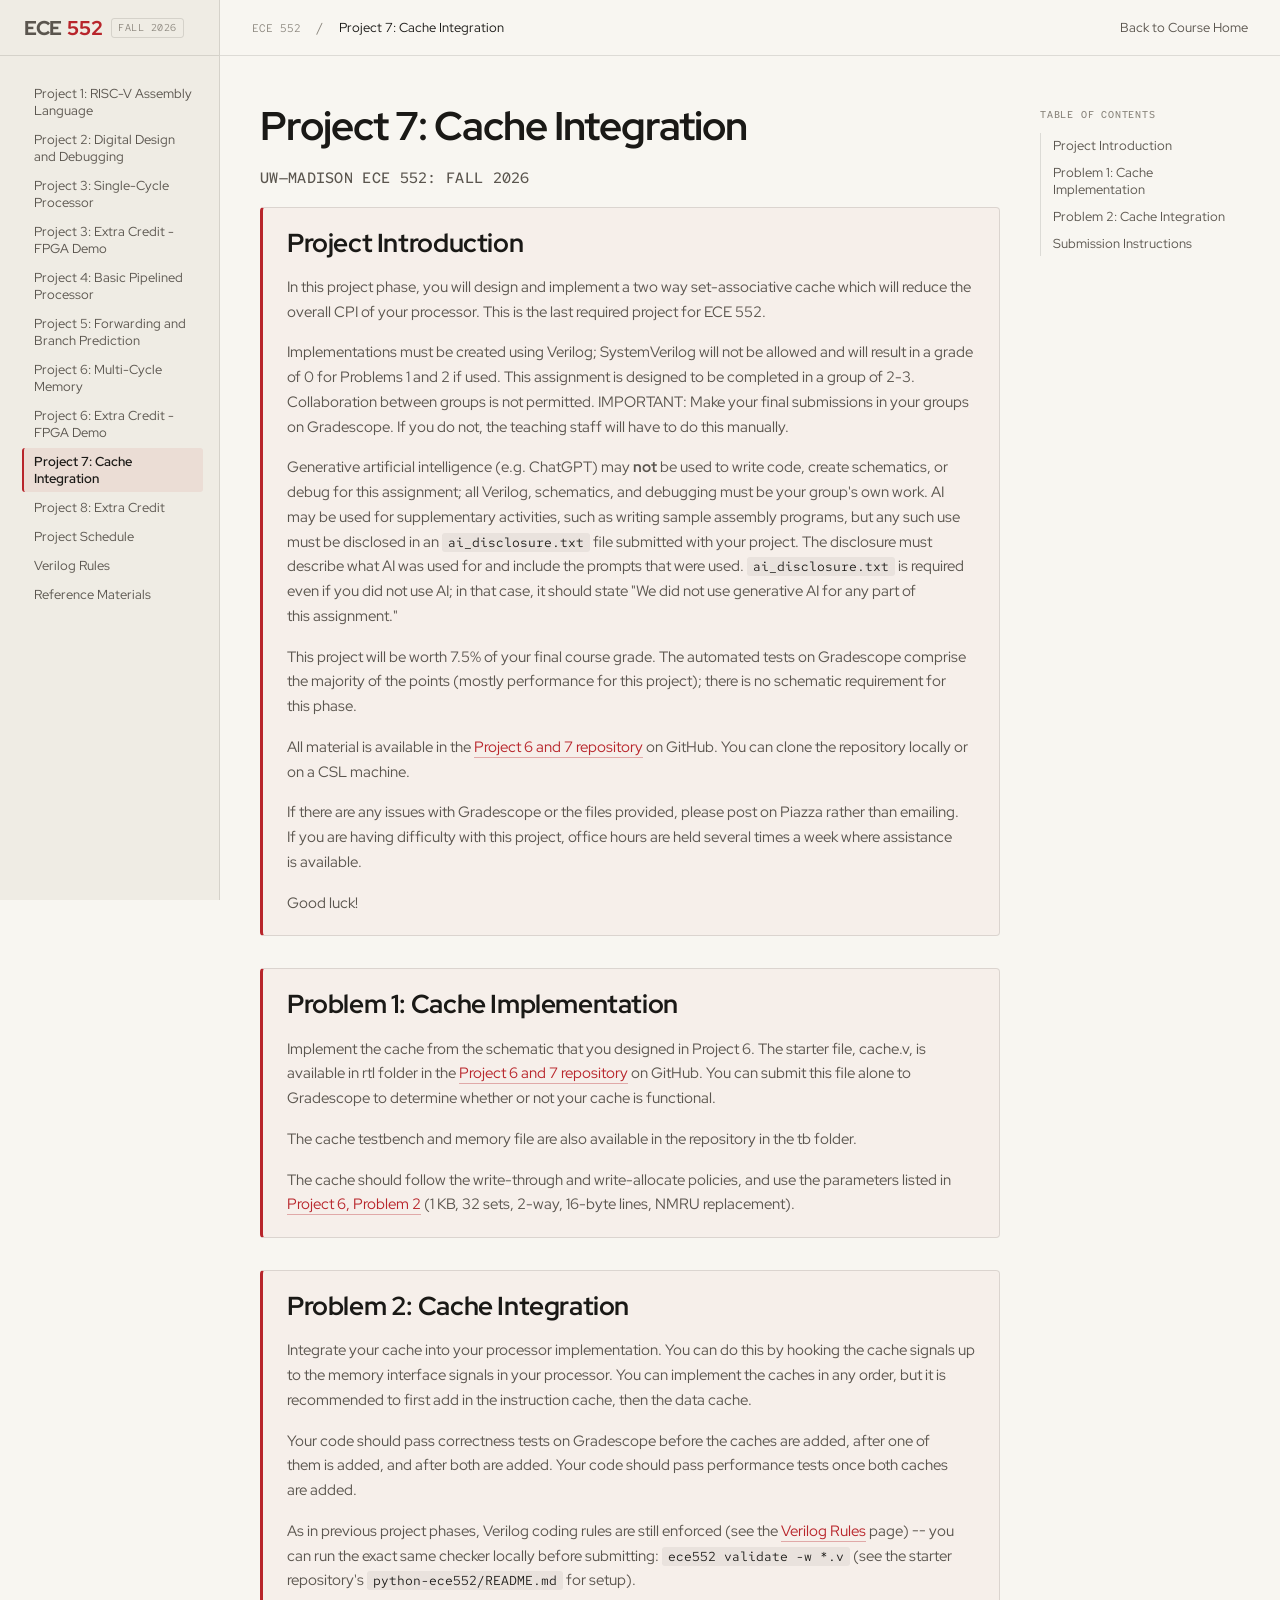
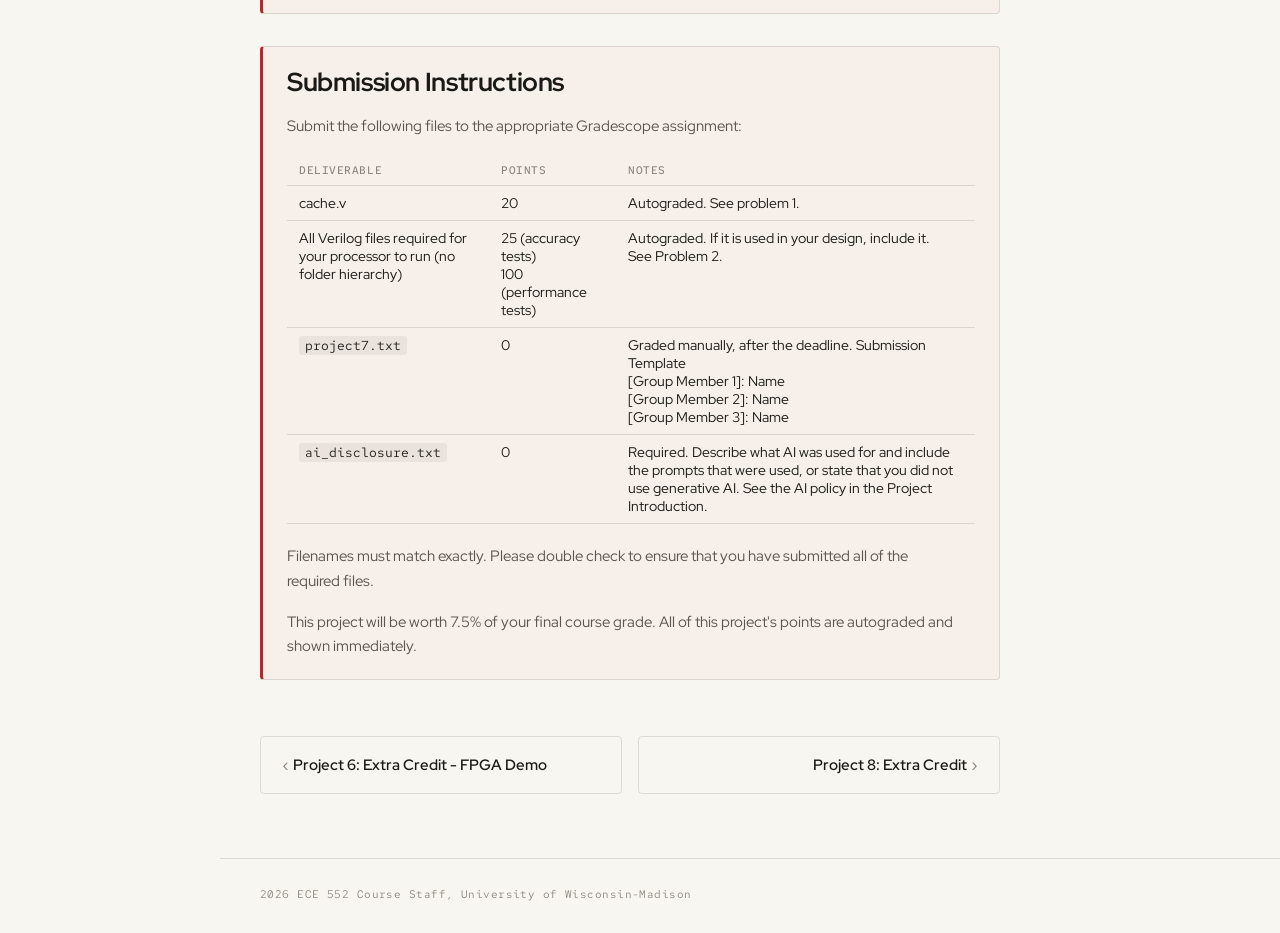
<file: project7/index.html>
<!doctype html>
<html lang="en">
    <head>
        <meta charset="utf-8">
        <meta name="viewport" content="width=device-width, initial-scale=1.0">
        <title>Project 7: Cache Integration</title>
        <link rel="stylesheet" href="/styles/site.css">

        <link rel="preconnect" href="https://fonts.googleapis.com">
        <link rel="preconnect" href="https://fonts.gstatic.com" crossorigin>
        <link href="https://fonts.googleapis.com/css2?family=Red+Hat+Display:ital,wght@0,300;0,400;0,500;0,600;0,700;0,800;1,500;1,600&family=Red+Hat+Mono:wght@300;400;500;600&display=swap" rel="stylesheet">
    </head>

    <body>
        <div class="wa-docs-shell">
            <aside class="wa-docs-rail">
                
                <div class="wa-docs-rail-head">
                    <a class="wa-wordmark" href="/"><span class="wisc">ECE</span><span class="arch">552</span></a>
                    <span class="wa-docs-rail-version">Fall 2026</span>
                </div>

                
                <button type="button" class="wa-docs-disclosure-summary" aria-expanded="false" aria-controls="wa-docs-rail-nav" data-disclosure>
                    <span class="wa-docs-disclosure-label">Project 7: Cache Integration</span>
                    <span class="wa-docs-disclosure-icon" aria-hidden="true">+</span>
                </button>

                <nav id="wa-docs-rail-nav" class="wa-docs-rail-nav" aria-label="Project 7: Cache Integration" data-mobile-hidden>
                    
                    
                    <a class="wa-docs-rail-link" href="/project1/">Project 1: RISC-V Assembly Language</a>
                    
                    <a class="wa-docs-rail-link" href="/project2/">Project 2: Digital Design and Debugging</a>
                    
                    <a class="wa-docs-rail-link" href="/project3/">Project 3: Single-Cycle Processor</a>
                    
                    <a class="wa-docs-rail-link" href="/project3_ec/">Project 3: Extra Credit - FPGA Demo</a>
                    
                    <a class="wa-docs-rail-link" href="/project4/">Project 4: Basic Pipelined Processor</a>
                    
                    <a class="wa-docs-rail-link" href="/project5/">Project 5: Forwarding and Branch Prediction</a>
                    
                    <a class="wa-docs-rail-link" href="/project6/">Project 6: Multi-Cycle Memory</a>
                    
                    <a class="wa-docs-rail-link" href="/project6_ec/">Project 6: Extra Credit - FPGA Demo</a>
                    
                    <a class="wa-docs-rail-link is-active" href="/project7/">Project 7: Cache Integration</a>
                    
                    <a class="wa-docs-rail-link" href="/project8/">Project 8: Extra Credit</a>
                    
                    <a class="wa-docs-rail-link" href="/schedule/">Project Schedule</a>
                    <a class="wa-docs-rail-link" href="/rules/">Verilog Rules</a>
                    <a class="wa-docs-rail-link" href="/html/reference.html">Reference Materials</a>
                </nav>
            </aside>

            <main class="wa-docs-main">
                <div class="wa-docs-topbar">
                    <div class="wa-docs-breadcrumb">
                        
                        <span class="crumb-mono">ECE 552</span>
                        <span class="crumb-sep" aria-hidden="true">/</span>
                        
                        <span class="crumb-cur">Project 7: Cache Integration</span>
                    </div>
                    
                    <div class="wa-docs-topbar-right">
                        <a class="wa-docs-topbar-link" href="/">Back to Course Home</a>
                    </div>
                    
                </div>

                <div class="wa-docs-content">
                    <article class="wa-docs-article">
                        
                        <h1 class="wa-docs-h1">Project 7: Cache Integration</h1>
                        <p class="wa-docs-page-tag">UW—Madison ECE 552: Fall 2026</p>

                        <div class="instructions-box">
<h2 id="project-introduction" tabindex="-1">Project Introduction</h2>
<p>In this project phase, you will design and implement a two way set-associative cache which will reduce the overall CPI of your processor. This is the last required project for ECE 552.</p>
<p>Implementations must be created using Verilog; SystemVerilog will not be allowed and will result in a grade of 0 for Problems 1 and 2 if used. This assignment is designed to be completed in a group of 2-3. Collaboration between groups is not permitted. IMPORTANT: Make your final submissions in your groups on Gradescope. If you do not, the teaching staff will have to do this manually.</p>
<p>Generative artificial intelligence (e.g. ChatGPT) may <strong>not</strong> be used to write code, create schematics, or debug for this assignment; all Verilog, schematics, and debugging must be your group's own work. AI may be used for supplementary activities, such as writing sample assembly programs, but any such use must be disclosed in an <code>ai_disclosure.txt</code> file submitted with your project. The disclosure must describe what AI was used for and include the prompts that were used. <code>ai_disclosure.txt</code> is required even if you did not use AI; in that case, it should state &quot;We did not use generative AI for any part of this assignment.&quot;</p>
<p>This project will be worth 7.5% of your final course grade. The automated tests on Gradescope comprise the majority of the points (mostly performance for this project); there is no schematic requirement for this phase.</p>
<p>All material is available in the <a href="https://github.com/wiscarch/riscv32i-arch-course-starter-fa26/tree/main/project6-and-7">Project 6 and 7 repository</a> on GitHub. You can clone the repository locally or on a CSL machine.</p>
<p>If there are any issues with Gradescope or the files provided, please post on Piazza rather than emailing. If you are having difficulty with this project, office hours are held several times a week where assistance is available.</p>
<p>Good luck!</p>
</div>
<div class="instructions-box">
<h2 id="problem-1-cache-implementation" tabindex="-1">Problem 1: Cache Implementation</h2>
<p>Implement the cache from the schematic that you designed in Project 6. The starter file, cache.v, is available in rtl folder in the <a href="https://github.com/wiscarch/riscv32i-arch-course-starter-fa26/tree/main/project6-and-7">Project 6 and 7 repository</a> on GitHub. You can submit this file alone to Gradescope to determine whether or not your cache is functional.</p>
<p>The cache testbench and memory file are also available in the repository in the tb folder.</p>
<p>The cache should follow the write-through and write-allocate policies, and use the parameters listed in <a href="../project6">Project 6, Problem 2</a> (1 KB, 32 sets, 2-way, 16-byte lines, NMRU replacement).</p>
</div>
<div class="instructions-box">
<h2 id="problem-2-cache-integration" tabindex="-1">Problem 2: Cache Integration</h2>
<p>Integrate your cache into your processor implementation. You can do this by hooking the cache signals up to the memory interface signals in your processor. You can implement the caches in any order, but it is recommended to first add in the instruction cache, then the data cache.</p>
<p>Your code should pass correctness tests on Gradescope before the caches are added, after one of them is added, and after both are added. Your code should pass performance tests once both caches are added.</p>
<p>As in previous project phases, Verilog coding rules are still enforced (see the <a href="../rules">Verilog Rules</a> page) -- you can run the exact same checker locally before submitting: <code>ece552 validate -w *.v</code> (see the starter repository's <code>python-ece552/README.md</code> for setup).</p>
</div>
<div class="instructions-box">
<h2 id="submission-instructions" tabindex="-1">Submission Instructions</h2>
<p>Submit the following files to the appropriate Gradescope assignment:</p>
<div class="table-scroll"><table>
<thead>
<tr>
<th>Deliverable</th>
<th>Points</th>
<th>Notes</th>
</tr>
</thead>
<tbody>
<tr>
<td>cache.v</td>
<td>20</td>
<td>Autograded. See problem 1.</td>
</tr>
<tr>
<td>All Verilog files required for <br>your processor to run (no folder hierarchy)</td>
<td>25 (accuracy tests)<br>100 (performance tests)</td>
<td>Autograded. If it is used in your design, include it.<br>See Problem 2.</td>
</tr>
<tr>
<td><code>project7.txt</code></td>
<td>0</td>
<td>Graded manually, after the deadline. Submission Template<br>[Group Member 1]: Name<br>[Group Member 2]: Name<br>[Group Member 3]: Name</td>
</tr>
<tr>
<td><code>ai_disclosure.txt</code></td>
<td>0</td>
<td>Required. Describe what AI was used for and include the prompts that were used, or state that you did not use generative AI. See the AI policy in the Project Introduction.</td>
</tr>
</tbody>
</table>
</div><p>Filenames must match exactly. Please double check to ensure that you have submitted all of the required files.</p>
<p>This project will be worth 7.5% of your final course grade. All of this project's points are autograded and shown immediately.</p>
</div>


                        
                        <nav class="wa-docs-prev-next">
                            
                            <a href="/project6_ec/"><span class="arrow" aria-hidden="true">&lsaquo;</span> Project 6: Extra Credit - FPGA Demo</a>
                            
                            
                            <a class="next" href="/project8/">Project 8: Extra Credit <span class="arrow" aria-hidden="true">&rsaquo;</span></a>
                            
                        </nav>
                        
                    </article>

                    
                    <nav class="wa-docs-toc" aria-label="Table of Contents">
                        <div class="h">Table of Contents</div>
                        <ul class="wa-docs-toc-list">
                            
                            
                            <li><a href="#project-introduction">Project Introduction</a></li>
                            
                            
                            
                            <li><a href="#problem-1-cache-implementation">Problem 1: Cache Implementation</a></li>
                            
                            
                            
                            <li><a href="#problem-2-cache-integration">Problem 2: Cache Integration</a></li>
                            
                            
                            
                            <li><a href="#submission-instructions">Submission Instructions</a></li>
                            
                            
                        </ul>
                    </nav>
                    
                </div>

                <footer class="wa-docs-footer">
                    <p>2026 ECE 552 Course Staff, University of Wisconsin-Madison</p>
                </footer>
            </main>
        </div>

        
        <script>
            (function () {
                var btn = document.querySelector('[data-disclosure]');
                var nav = document.getElementById('wa-docs-rail-nav');
                if (!btn || !nav) return;
                btn.addEventListener('click', function () {
                    var hidden = nav.hasAttribute('data-mobile-hidden');
                    if (hidden) {
                        nav.removeAttribute('data-mobile-hidden');
                    } else {
                        nav.setAttribute('data-mobile-hidden', '');
                    }
                    btn.setAttribute('aria-expanded', hidden ? 'true' : 'false');
                    btn.querySelector('.wa-docs-disclosure-icon').textContent = hidden ? '×' : '+';
                });
            })();
        </script>
    </body>
</html>
</file>
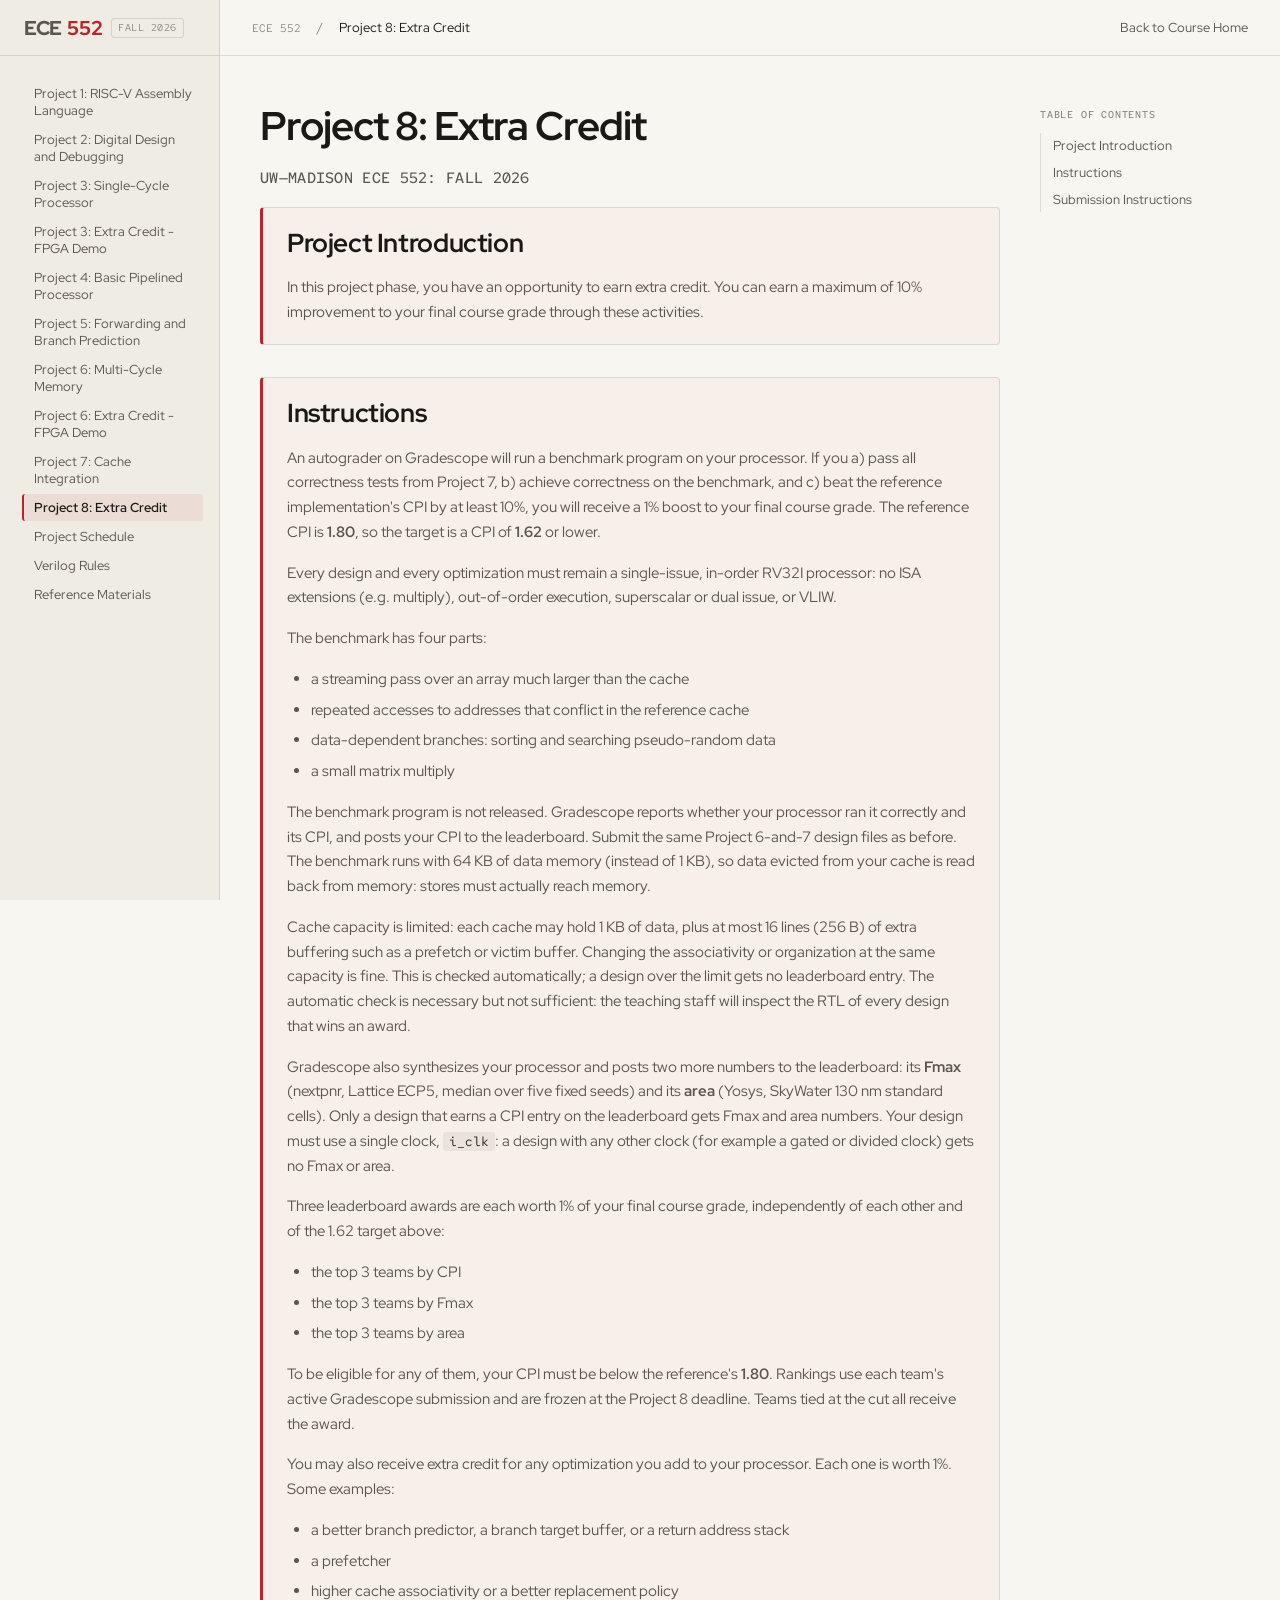
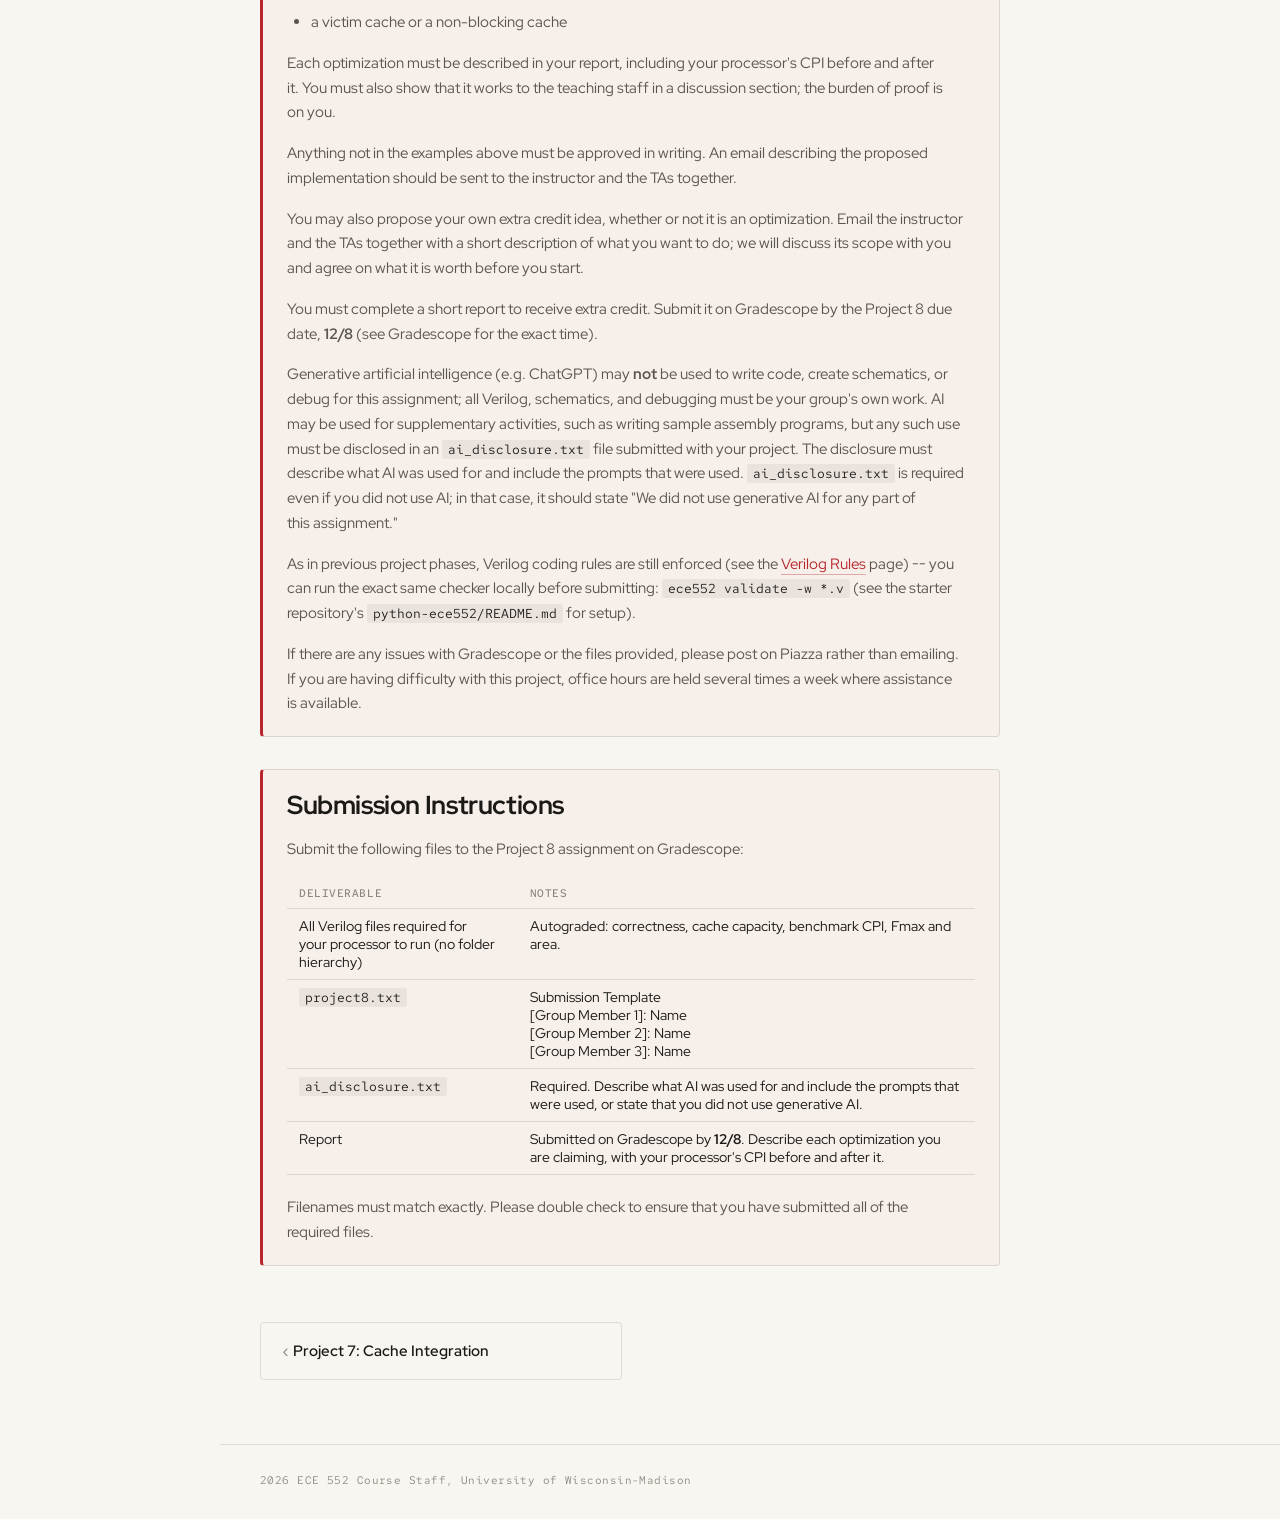
<file: project8/index.html>
<!doctype html>
<html lang="en">
    <head>
        <meta charset="utf-8">
        <meta name="viewport" content="width=device-width, initial-scale=1.0">
        <title>Project 8: Extra Credit</title>
        <link rel="stylesheet" href="/styles/site.css">

        <link rel="preconnect" href="https://fonts.googleapis.com">
        <link rel="preconnect" href="https://fonts.gstatic.com" crossorigin>
        <link href="https://fonts.googleapis.com/css2?family=Red+Hat+Display:ital,wght@0,300;0,400;0,500;0,600;0,700;0,800;1,500;1,600&family=Red+Hat+Mono:wght@300;400;500;600&display=swap" rel="stylesheet">
    </head>

    <body>
        <div class="wa-docs-shell">
            <aside class="wa-docs-rail">
                
                <div class="wa-docs-rail-head">
                    <a class="wa-wordmark" href="/"><span class="wisc">ECE</span><span class="arch">552</span></a>
                    <span class="wa-docs-rail-version">Fall 2026</span>
                </div>

                
                <button type="button" class="wa-docs-disclosure-summary" aria-expanded="false" aria-controls="wa-docs-rail-nav" data-disclosure>
                    <span class="wa-docs-disclosure-label">Project 8: Extra Credit</span>
                    <span class="wa-docs-disclosure-icon" aria-hidden="true">+</span>
                </button>

                <nav id="wa-docs-rail-nav" class="wa-docs-rail-nav" aria-label="Project 8: Extra Credit" data-mobile-hidden>
                    
                    
                    <a class="wa-docs-rail-link" href="/project1/">Project 1: RISC-V Assembly Language</a>
                    
                    <a class="wa-docs-rail-link" href="/project2/">Project 2: Digital Design and Debugging</a>
                    
                    <a class="wa-docs-rail-link" href="/project3/">Project 3: Single-Cycle Processor</a>
                    
                    <a class="wa-docs-rail-link" href="/project3_ec/">Project 3: Extra Credit - FPGA Demo</a>
                    
                    <a class="wa-docs-rail-link" href="/project4/">Project 4: Basic Pipelined Processor</a>
                    
                    <a class="wa-docs-rail-link" href="/project5/">Project 5: Forwarding and Branch Prediction</a>
                    
                    <a class="wa-docs-rail-link" href="/project6/">Project 6: Multi-Cycle Memory</a>
                    
                    <a class="wa-docs-rail-link" href="/project6_ec/">Project 6: Extra Credit - FPGA Demo</a>
                    
                    <a class="wa-docs-rail-link" href="/project7/">Project 7: Cache Integration</a>
                    
                    <a class="wa-docs-rail-link is-active" href="/project8/">Project 8: Extra Credit</a>
                    
                    <a class="wa-docs-rail-link" href="/schedule/">Project Schedule</a>
                    <a class="wa-docs-rail-link" href="/rules/">Verilog Rules</a>
                    <a class="wa-docs-rail-link" href="/html/reference.html">Reference Materials</a>
                </nav>
            </aside>

            <main class="wa-docs-main">
                <div class="wa-docs-topbar">
                    <div class="wa-docs-breadcrumb">
                        
                        <span class="crumb-mono">ECE 552</span>
                        <span class="crumb-sep" aria-hidden="true">/</span>
                        
                        <span class="crumb-cur">Project 8: Extra Credit</span>
                    </div>
                    
                    <div class="wa-docs-topbar-right">
                        <a class="wa-docs-topbar-link" href="/">Back to Course Home</a>
                    </div>
                    
                </div>

                <div class="wa-docs-content">
                    <article class="wa-docs-article">
                        
                        <h1 class="wa-docs-h1">Project 8: Extra Credit</h1>
                        <p class="wa-docs-page-tag">UW—Madison ECE 552: Fall 2026</p>

                        <div class="instructions-box">
<h2 id="project-introduction" tabindex="-1">Project Introduction</h2>
<p>In this project phase, you have an opportunity to earn extra credit. You can earn a maximum of 10% improvement to your final course grade through these activities.</p>
</div>
<div class="instructions-box">
<h2 id="instructions" tabindex="-1">Instructions</h2>
<p>An autograder on Gradescope will run a benchmark program on your processor. If you a) pass all correctness tests from Project 7, b) achieve correctness on the benchmark, and c) beat the reference implementation's CPI by at least 10%, you will receive a 1% boost to your final course grade. The reference CPI is <strong>1.80</strong>, so the target is a CPI of <strong>1.62</strong> or lower.</p>
<p>Every design and every optimization must remain a single-issue, in-order RV32I processor: no ISA extensions (e.g. multiply), out-of-order execution, superscalar or dual issue, or VLIW.</p>
<p>The benchmark has four parts:</p>
<ul>
<li>a streaming pass over an array much larger than the cache</li>
<li>repeated accesses to addresses that conflict in the reference cache</li>
<li>data-dependent branches: sorting and searching pseudo-random data</li>
<li>a small matrix multiply</li>
</ul>
<p>The benchmark program is not released. Gradescope reports whether your processor ran it correctly and its CPI, and posts your CPI to the leaderboard. Submit the same Project 6-and-7 design files as before. The benchmark runs with 64 KB of data memory (instead of 1 KB), so data evicted from your cache is read back from memory: stores must actually reach memory.</p>
<p>Cache capacity is limited: each cache may hold 1 KB of data, plus at most 16 lines (256 B) of extra buffering such as a prefetch or victim buffer. Changing the associativity or organization at the same capacity is fine. This is checked automatically; a design over the limit gets no leaderboard entry. The automatic check is necessary but not sufficient: the teaching staff will inspect the RTL of every design that wins an award.</p>
<p>Gradescope also synthesizes your processor and posts two more numbers to the leaderboard: its <strong>Fmax</strong> (nextpnr, Lattice ECP5, median over five fixed seeds) and its <strong>area</strong> (Yosys, SkyWater 130 nm standard cells). Only a design that earns a CPI entry on the leaderboard gets Fmax and area numbers. Your design must use a single clock, <code>i_clk</code>: a design with any other clock (for example a gated or divided clock) gets no Fmax or area.</p>
<p>Three leaderboard awards are each worth 1% of your final course grade, independently of each other and of the 1.62 target above:</p>
<ul>
<li>the top 3 teams by CPI</li>
<li>the top 3 teams by Fmax</li>
<li>the top 3 teams by area</li>
</ul>
<p>To be eligible for any of them, your CPI must be below the reference's <strong>1.80</strong>. Rankings use each team's active Gradescope submission and are frozen at the Project 8 deadline. Teams tied at the cut all receive the award.</p>
<p>You may also receive extra credit for any optimization you add to your processor. Each one is worth 1%. Some examples:</p>
<ul>
<li>a better branch predictor, a branch target buffer, or a return address stack</li>
<li>a prefetcher</li>
<li>higher cache associativity or a better replacement policy</li>
<li>a victim cache or a non-blocking cache</li>
</ul>
<p>Each optimization must be described in your report, including your processor's CPI before and after it. You must also show that it works to the teaching staff in a discussion section; the burden of proof is on you.</p>
<p>Anything not in the examples above must be approved in writing. An email describing the proposed implementation should be sent to the instructor and the TAs together.</p>
<p>You may also propose your own extra credit idea, whether or not it is an optimization. Email the instructor and the TAs together with a short description of what you want to do; we will discuss its scope with you and agree on what it is worth before you start.</p>
<p>You must complete a short report to receive extra credit. Submit it on Gradescope by the Project 8 due date, <strong>12/8</strong> (see Gradescope for the exact time).</p>
<p>Generative artificial intelligence (e.g. ChatGPT) may <strong>not</strong> be used to write code, create schematics, or debug for this assignment; all Verilog, schematics, and debugging must be your group's own work. AI may be used for supplementary activities, such as writing sample assembly programs, but any such use must be disclosed in an <code>ai_disclosure.txt</code> file submitted with your project. The disclosure must describe what AI was used for and include the prompts that were used. <code>ai_disclosure.txt</code> is required even if you did not use AI; in that case, it should state &quot;We did not use generative AI for any part of this assignment.&quot;</p>
<p>As in previous project phases, Verilog coding rules are still enforced (see the <a href="../rules">Verilog Rules</a> page) -- you can run the exact same checker locally before submitting: <code>ece552 validate -w *.v</code> (see the starter repository's <code>python-ece552/README.md</code> for setup).</p>
<p>If there are any issues with Gradescope or the files provided, please post on Piazza rather than emailing. If you are having difficulty with this project, office hours are held several times a week where assistance is available.</p>
</div>
<div class="instructions-box">
<h2 id="submission-instructions" tabindex="-1">Submission Instructions</h2>
<p>Submit the following files to the Project 8 assignment on Gradescope:</p>
<div class="table-scroll"><table>
<thead>
<tr>
<th>Deliverable</th>
<th>Notes</th>
</tr>
</thead>
<tbody>
<tr>
<td>All Verilog files required for <br>your processor to run (no folder hierarchy)</td>
<td>Autograded: correctness, cache capacity, benchmark CPI, Fmax and area.</td>
</tr>
<tr>
<td><code>project8.txt</code></td>
<td>Submission Template<br>[Group Member 1]: Name<br>[Group Member 2]: Name<br>[Group Member 3]: Name</td>
</tr>
<tr>
<td><code>ai_disclosure.txt</code></td>
<td>Required. Describe what AI was used for and include the prompts that were used, or state that you did not use generative AI.</td>
</tr>
<tr>
<td>Report</td>
<td>Submitted on Gradescope by <strong>12/8</strong>. Describe each optimization you are claiming, with your processor's CPI before and after it.</td>
</tr>
</tbody>
</table>
</div><p>Filenames must match exactly. Please double check to ensure that you have submitted all of the required files.</p>
</div>


                        
                        <nav class="wa-docs-prev-next">
                            
                            <a href="/project7/"><span class="arrow" aria-hidden="true">&lsaquo;</span> Project 7: Cache Integration</a>
                            
                            
                        </nav>
                        
                    </article>

                    
                    <nav class="wa-docs-toc" aria-label="Table of Contents">
                        <div class="h">Table of Contents</div>
                        <ul class="wa-docs-toc-list">
                            
                            
                            <li><a href="#project-introduction">Project Introduction</a></li>
                            
                            
                            
                            <li><a href="#instructions">Instructions</a></li>
                            
                            
                            
                            <li><a href="#submission-instructions">Submission Instructions</a></li>
                            
                            
                        </ul>
                    </nav>
                    
                </div>

                <footer class="wa-docs-footer">
                    <p>2026 ECE 552 Course Staff, University of Wisconsin-Madison</p>
                </footer>
            </main>
        </div>

        
        <script>
            (function () {
                var btn = document.querySelector('[data-disclosure]');
                var nav = document.getElementById('wa-docs-rail-nav');
                if (!btn || !nav) return;
                btn.addEventListener('click', function () {
                    var hidden = nav.hasAttribute('data-mobile-hidden');
                    if (hidden) {
                        nav.removeAttribute('data-mobile-hidden');
                    } else {
                        nav.setAttribute('data-mobile-hidden', '');
                    }
                    btn.setAttribute('aria-expanded', hidden ? 'true' : 'false');
                    btn.querySelector('.wa-docs-disclosure-icon').textContent = hidden ? '×' : '+';
                });
            })();
        </script>
    </body>
</html>
</file>
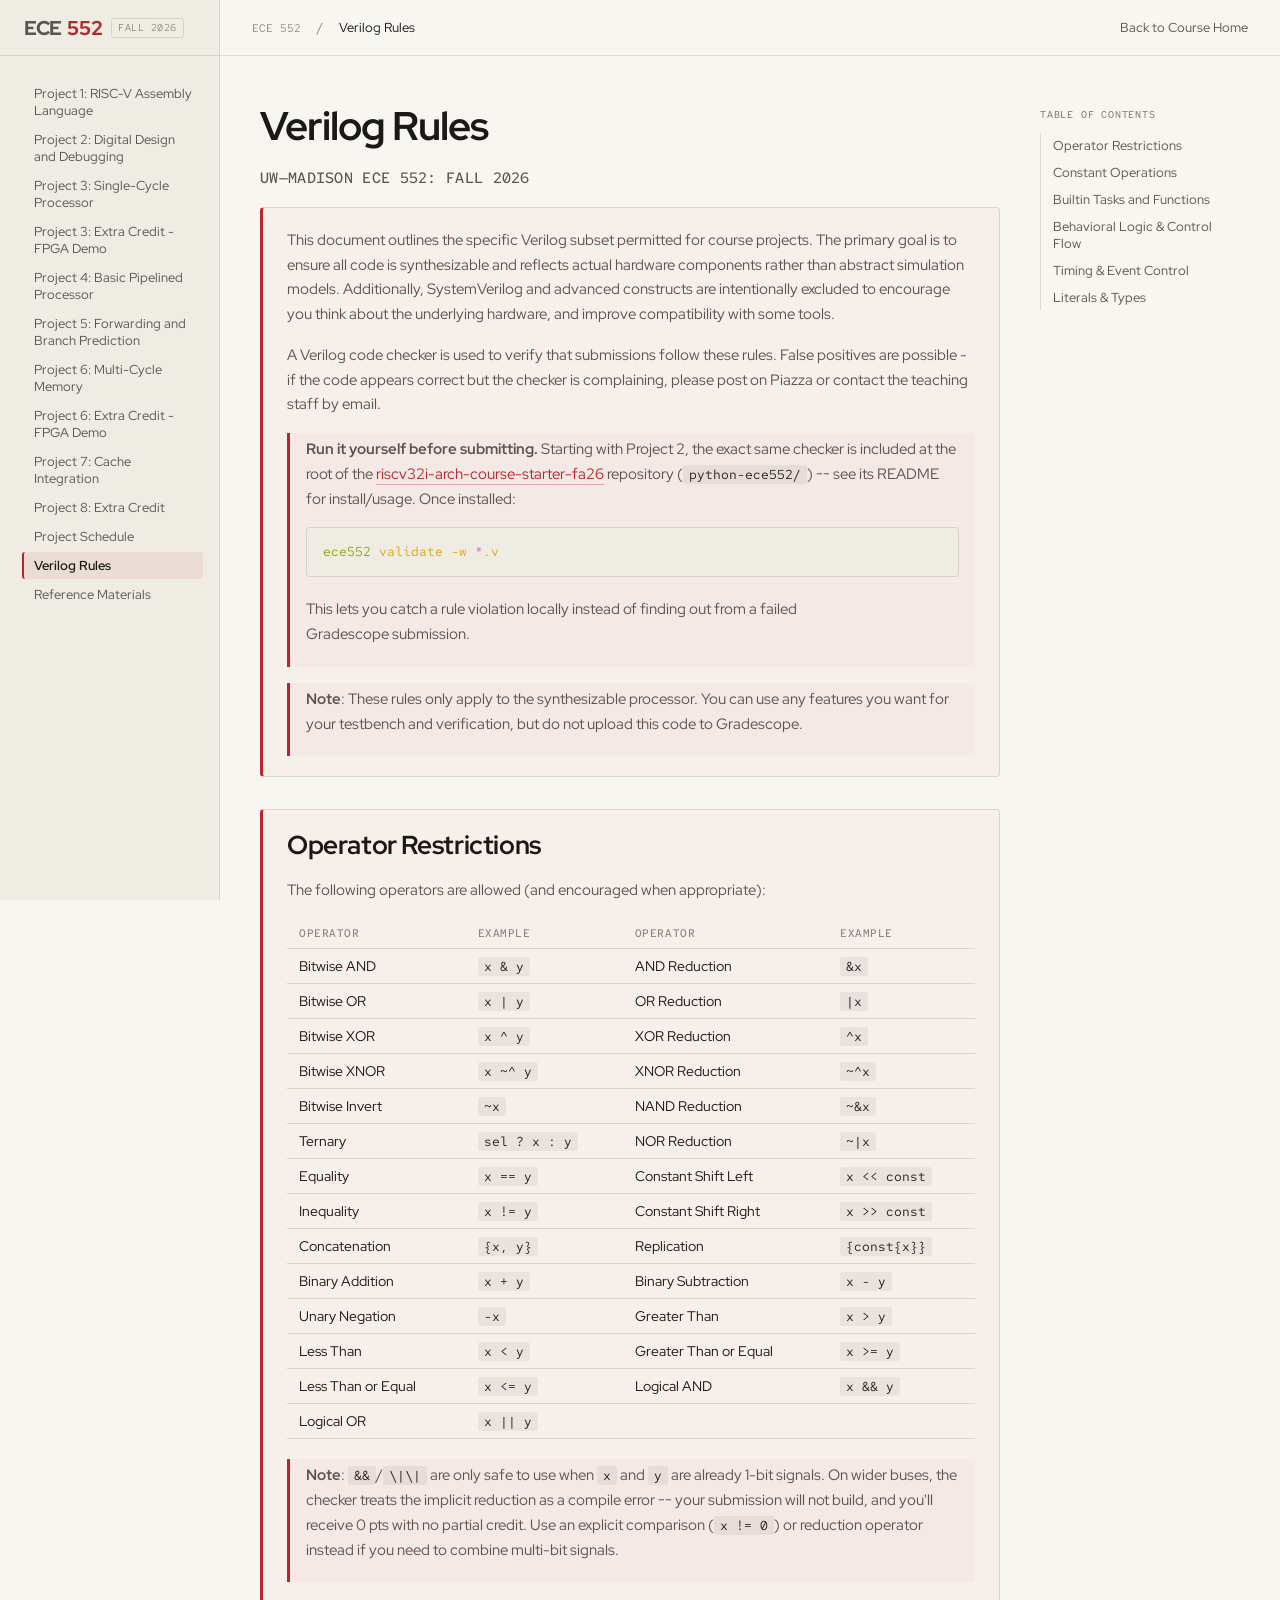
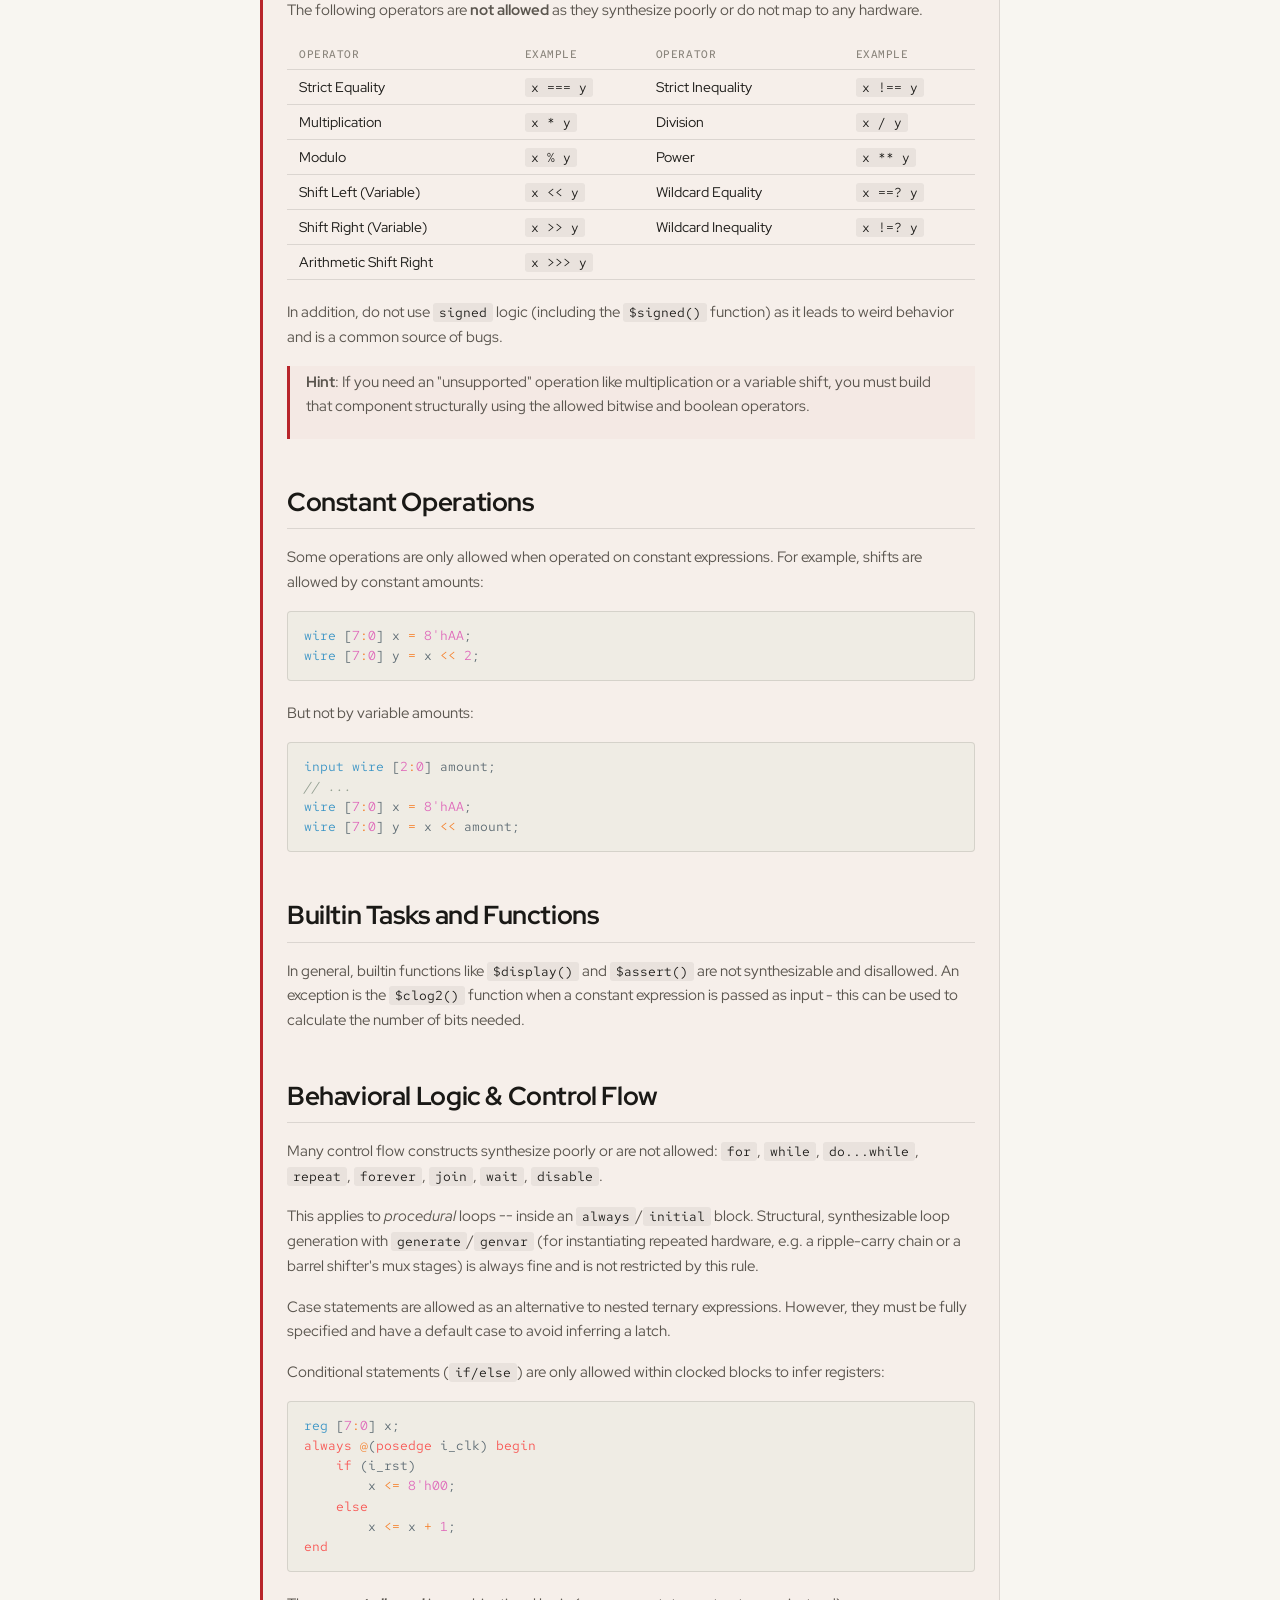
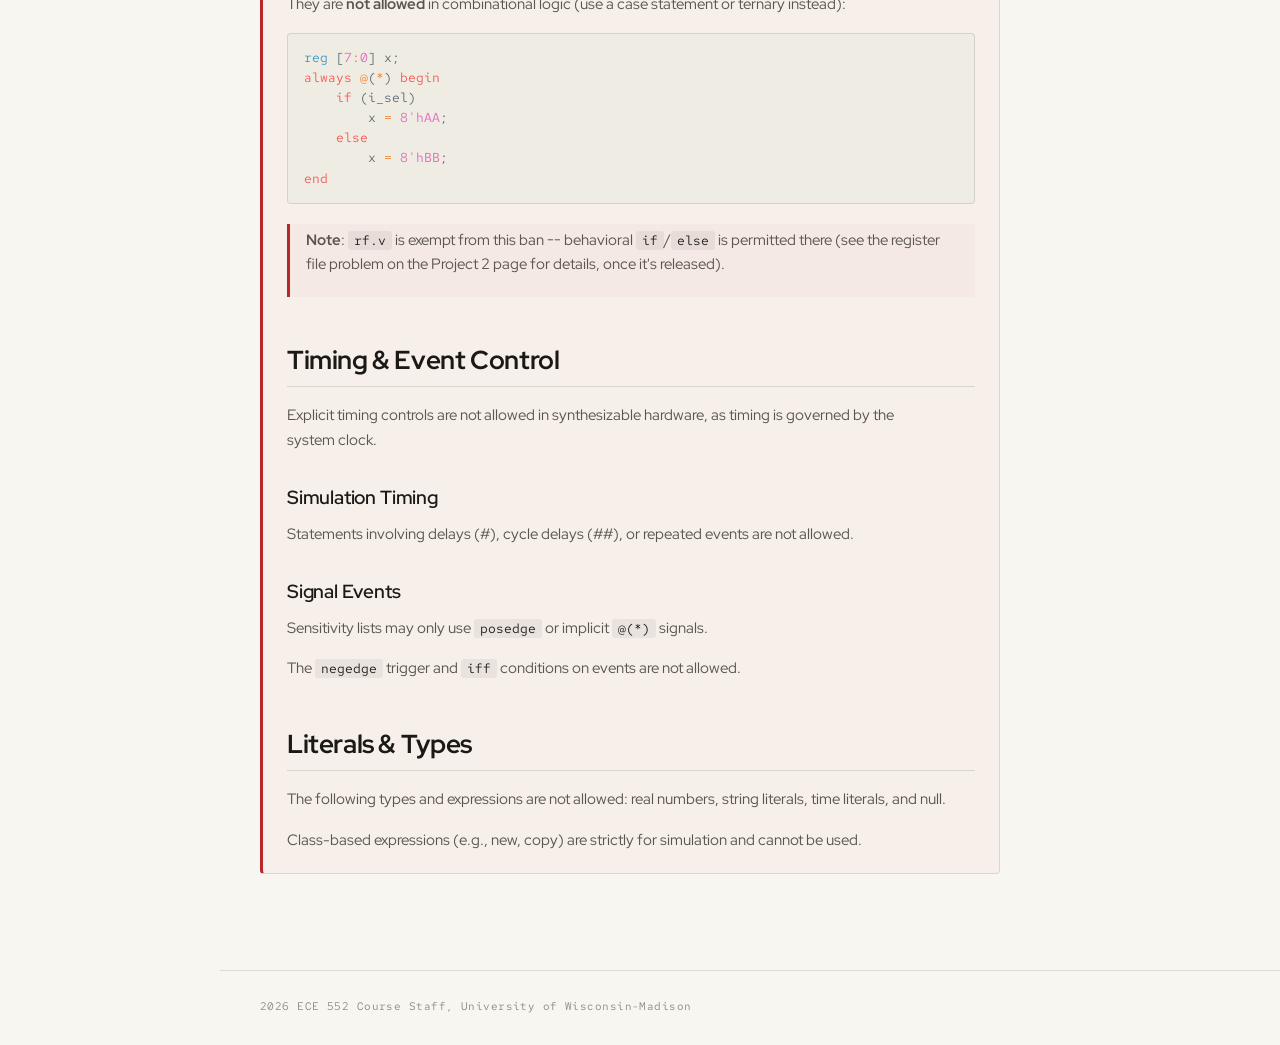
<file: rules/index.html>
<!doctype html>
<html lang="en">
    <head>
        <meta charset="utf-8">
        <meta name="viewport" content="width=device-width, initial-scale=1.0">
        <title>Verilog Rules</title>
        <link rel="stylesheet" href="/styles/site.css">

        <link rel="preconnect" href="https://fonts.googleapis.com">
        <link rel="preconnect" href="https://fonts.gstatic.com" crossorigin>
        <link href="https://fonts.googleapis.com/css2?family=Red+Hat+Display:ital,wght@0,300;0,400;0,500;0,600;0,700;0,800;1,500;1,600&family=Red+Hat+Mono:wght@300;400;500;600&display=swap" rel="stylesheet">
    </head>

    <body>
        <div class="wa-docs-shell">
            <aside class="wa-docs-rail">
                
                <div class="wa-docs-rail-head">
                    <a class="wa-wordmark" href="/"><span class="wisc">ECE</span><span class="arch">552</span></a>
                    <span class="wa-docs-rail-version">Fall 2026</span>
                </div>

                
                <button type="button" class="wa-docs-disclosure-summary" aria-expanded="false" aria-controls="wa-docs-rail-nav" data-disclosure>
                    <span class="wa-docs-disclosure-label">Verilog Rules</span>
                    <span class="wa-docs-disclosure-icon" aria-hidden="true">+</span>
                </button>

                <nav id="wa-docs-rail-nav" class="wa-docs-rail-nav" aria-label="Verilog Rules" data-mobile-hidden>
                    
                    
                    <a class="wa-docs-rail-link" href="/project1/">Project 1: RISC-V Assembly Language</a>
                    
                    <a class="wa-docs-rail-link" href="/project2/">Project 2: Digital Design and Debugging</a>
                    
                    <a class="wa-docs-rail-link" href="/project3/">Project 3: Single-Cycle Processor</a>
                    
                    <a class="wa-docs-rail-link" href="/project3_ec/">Project 3: Extra Credit - FPGA Demo</a>
                    
                    <a class="wa-docs-rail-link" href="/project4/">Project 4: Basic Pipelined Processor</a>
                    
                    <a class="wa-docs-rail-link" href="/project5/">Project 5: Forwarding and Branch Prediction</a>
                    
                    <a class="wa-docs-rail-link" href="/project6/">Project 6: Multi-Cycle Memory</a>
                    
                    <a class="wa-docs-rail-link" href="/project6_ec/">Project 6: Extra Credit - FPGA Demo</a>
                    
                    <a class="wa-docs-rail-link" href="/project7/">Project 7: Cache Integration</a>
                    
                    <a class="wa-docs-rail-link" href="/project8/">Project 8: Extra Credit</a>
                    
                    <a class="wa-docs-rail-link" href="/schedule/">Project Schedule</a>
                    <a class="wa-docs-rail-link is-active" href="/rules/">Verilog Rules</a>
                    <a class="wa-docs-rail-link" href="/html/reference.html">Reference Materials</a>
                </nav>
            </aside>

            <main class="wa-docs-main">
                <div class="wa-docs-topbar">
                    <div class="wa-docs-breadcrumb">
                        
                        <span class="crumb-mono">ECE 552</span>
                        <span class="crumb-sep" aria-hidden="true">/</span>
                        
                        <span class="crumb-cur">Verilog Rules</span>
                    </div>
                    
                    <div class="wa-docs-topbar-right">
                        <a class="wa-docs-topbar-link" href="/">Back to Course Home</a>
                    </div>
                    
                </div>

                <div class="wa-docs-content">
                    <article class="wa-docs-article">
                        
                        <h1 class="wa-docs-h1">Verilog Rules</h1>
                        <p class="wa-docs-page-tag">UW—Madison ECE 552: Fall 2026</p>

                        <div class="instructions-box">
<p>This document outlines the specific Verilog subset permitted for course
projects. The primary goal is to ensure all code is synthesizable and reflects
actual hardware components rather than abstract simulation models.
Additionally, SystemVerilog and advanced constructs are intentionally excluded
to encourage you think about the underlying hardware, and improve compatibility
with some tools.</p>
<p>A Verilog code checker is used to verify that submissions follow these rules.
False positives are possible - if the code appears correct but the checker is
complaining, please post on Piazza or contact the teaching staff by email.</p>
<blockquote>
<p><strong>Run it yourself before submitting.</strong> Starting with Project 2, the exact
same checker is included at the root of the
<a href="https://github.com/wiscarch/riscv32i-arch-course-starter-fa26">riscv32i-arch-course-starter-fa26</a>
repository (<code>python-ece552/</code>) -- see its README for install/usage. Once
installed:</p>
<pre class="shiki everforest-light" style="background-color:#efece4;color:#5c6a72" tabindex="0"><code><span class="line"><span style="color:#8DA101">ece552</span><span style="color:#DFA000"> validate</span><span style="color:#DFA000"> -w</span><span style="color:#DF69BA"> *</span><span style="color:#DFA000">.v</span></span>
<span class="line"></span></code></pre>
<p>This lets you catch a rule violation locally instead of finding out from a
failed Gradescope submission.</p>
</blockquote>
<blockquote>
<p><strong>Note</strong>: These rules only apply to the synthesizable processor. You can use
any features you want for your testbench and verification, but do not upload
this code to Gradescope.</p>
</blockquote>
</div>
<div class="instructions-box">
<h2 id="operator-restrictions" tabindex="-1">Operator Restrictions</h2>
<p>The following operators are allowed (and encouraged when appropriate):</p>
<div class="table-scroll"><table>
<thead>
<tr>
<th>Operator</th>
<th>Example</th>
<th>Operator</th>
<th>Example</th>
</tr>
</thead>
<tbody>
<tr>
<td>Bitwise AND</td>
<td><code>x &amp; y</code></td>
<td>AND Reduction</td>
<td><code>&amp;x</code></td>
</tr>
<tr>
<td>Bitwise OR</td>
<td><code>x | y</code></td>
<td>OR Reduction</td>
<td><code>|x</code></td>
</tr>
<tr>
<td>Bitwise XOR</td>
<td><code>x ^ y</code></td>
<td>XOR Reduction</td>
<td><code>^x</code></td>
</tr>
<tr>
<td>Bitwise XNOR</td>
<td><code>x ~^ y</code></td>
<td>XNOR Reduction</td>
<td><code>~^x</code></td>
</tr>
<tr>
<td>Bitwise Invert</td>
<td><code>~x</code></td>
<td>NAND Reduction</td>
<td><code>~&amp;x</code></td>
</tr>
<tr>
<td>Ternary</td>
<td><code>sel ? x : y</code></td>
<td>NOR Reduction</td>
<td><code>~|x</code></td>
</tr>
<tr>
<td>Equality</td>
<td><code>x == y</code></td>
<td>Constant Shift Left</td>
<td><code>x &lt;&lt; const</code></td>
</tr>
<tr>
<td>Inequality</td>
<td><code>x != y</code></td>
<td>Constant Shift Right</td>
<td><code>x &gt;&gt; const</code></td>
</tr>
<tr>
<td>Concatenation</td>
<td><code>{x, y}</code></td>
<td>Replication</td>
<td><code>{const{x}}</code></td>
</tr>
<tr>
<td>Binary Addition</td>
<td><code>x + y</code></td>
<td>Binary Subtraction</td>
<td><code>x - y</code></td>
</tr>
<tr>
<td>Unary Negation</td>
<td><code>-x</code></td>
<td>Greater Than</td>
<td><code>x &gt; y</code></td>
</tr>
<tr>
<td>Less Than</td>
<td><code>x &lt; y</code></td>
<td>Greater Than or Equal</td>
<td><code>x &gt;= y</code></td>
</tr>
<tr>
<td>Less Than or Equal</td>
<td><code>x &lt;= y</code></td>
<td>Logical AND</td>
<td><code>x &amp;&amp; y</code></td>
</tr>
<tr>
<td>Logical OR</td>
<td><code>x || y</code></td>
<td></td>
<td></td>
</tr>
</tbody>
</table>
</div><blockquote>
<p><strong>Note</strong>: <code>&amp;&amp;</code>/<code>\|\|</code> are only safe to use when <code>x</code> and <code>y</code> are already
1-bit signals. On wider buses, the checker treats the implicit reduction
as a compile error -- your submission will not build, and you'll receive
0 pts with no partial credit. Use an explicit comparison (<code>x != 0</code>) or
reduction operator instead if you need to combine multi-bit signals.</p>
</blockquote>
<p>The following operators are <strong>not allowed</strong> as they synthesize poorly or do not
map to any hardware.</p>
<div class="table-scroll"><table>
<thead>
<tr>
<th>Operator</th>
<th>Example</th>
<th>Operator</th>
<th>Example</th>
</tr>
</thead>
<tbody>
<tr>
<td>Strict Equality</td>
<td><code>x === y</code></td>
<td>Strict Inequality</td>
<td><code>x !== y</code></td>
</tr>
<tr>
<td>Multiplication</td>
<td><code>x * y</code></td>
<td>Division</td>
<td><code>x / y</code></td>
</tr>
<tr>
<td>Modulo</td>
<td><code>x % y</code></td>
<td>Power</td>
<td><code>x ** y</code></td>
</tr>
<tr>
<td>Shift Left (Variable)</td>
<td><code>x &lt;&lt; y</code></td>
<td>Wildcard Equality</td>
<td><code>x ==? y</code></td>
</tr>
<tr>
<td>Shift Right (Variable)</td>
<td><code>x &gt;&gt; y</code></td>
<td>Wildcard Inequality</td>
<td><code>x !=? y</code></td>
</tr>
<tr>
<td>Arithmetic Shift Right</td>
<td><code>x &gt;&gt;&gt; y</code></td>
<td></td>
<td></td>
</tr>
</tbody>
</table>
</div><p>In addition, do not use <code>signed</code> logic (including the <code>$signed()</code> function) as
it leads to weird behavior and is a common source of bugs.</p>
<blockquote>
<p><strong>Hint</strong>: If you need an &quot;unsupported&quot; operation like multiplication or a
variable shift, you must build that component structurally using the allowed
bitwise and boolean operators.</p>
</blockquote>
<h2 id="constant-operations" tabindex="-1">Constant Operations</h2>
<p>Some operations are only allowed when operated on constant expressions. For
example, shifts are allowed by constant amounts:</p>
<pre class="shiki everforest-light" style="background-color:#efece4;color:#5c6a72" tabindex="0"><code><span class="line"><span style="color:#3A94C5">wire</span><span style="color:#5C6A72"> [</span><span style="color:#DF69BA">7</span><span style="color:#F57D26">:</span><span style="color:#DF69BA">0</span><span style="color:#5C6A72">] x </span><span style="color:#F57D26">=</span><span style="color:#DF69BA"> 8'hAA</span><span style="color:#5C6A72">;</span></span>
<span class="line"><span style="color:#3A94C5">wire</span><span style="color:#5C6A72"> [</span><span style="color:#DF69BA">7</span><span style="color:#F57D26">:</span><span style="color:#DF69BA">0</span><span style="color:#5C6A72">] y </span><span style="color:#F57D26">=</span><span style="color:#5C6A72"> x </span><span style="color:#F57D26">&#x3C;&#x3C;</span><span style="color:#DF69BA"> 2</span><span style="color:#5C6A72">;</span></span>
<span class="line"></span></code></pre>
<p>But not by variable amounts:</p>
<pre class="shiki everforest-light" style="background-color:#efece4;color:#5c6a72" tabindex="0"><code><span class="line"><span style="color:#3A94C5">input</span><span style="color:#3A94C5"> wire</span><span style="color:#5C6A72"> [</span><span style="color:#DF69BA">2</span><span style="color:#F57D26">:</span><span style="color:#DF69BA">0</span><span style="color:#5C6A72">] amount;</span></span>
<span class="line"><span style="color:#939F91;font-style:italic">// ...</span></span>
<span class="line"><span style="color:#3A94C5">wire</span><span style="color:#5C6A72"> [</span><span style="color:#DF69BA">7</span><span style="color:#F57D26">:</span><span style="color:#DF69BA">0</span><span style="color:#5C6A72">] x </span><span style="color:#F57D26">=</span><span style="color:#DF69BA"> 8'hAA</span><span style="color:#5C6A72">;</span></span>
<span class="line"><span style="color:#3A94C5">wire</span><span style="color:#5C6A72"> [</span><span style="color:#DF69BA">7</span><span style="color:#F57D26">:</span><span style="color:#DF69BA">0</span><span style="color:#5C6A72">] y </span><span style="color:#F57D26">=</span><span style="color:#5C6A72"> x </span><span style="color:#F57D26">&#x3C;&#x3C;</span><span style="color:#5C6A72"> amount;</span></span>
<span class="line"></span></code></pre>
<h2 id="builtin-tasks-and-functions" tabindex="-1">Builtin Tasks and Functions</h2>
<p>In general, builtin functions like <code>$display()</code> and <code>$assert()</code> are not
synthesizable and disallowed. An exception is the <code>$clog2()</code> function when a
constant expression is passed as input - this can be used to calculate the
number of bits needed.</p>
<h2 id="behavioral-logic-and-control-flow" tabindex="-1">Behavioral Logic &amp; Control Flow</h2>
<p>Many control flow constructs synthesize poorly or are not allowed: <code>for</code>,
<code>while</code>, <code>do...while</code>, <code>repeat</code>, <code>forever</code>, <code>join</code>, <code>wait</code>, <code>disable</code>.</p>
<p>This applies to <em>procedural</em> loops -- inside an <code>always</code>/<code>initial</code> block.
Structural, synthesizable loop generation with <code>generate</code>/<code>genvar</code> (for
instantiating repeated hardware, e.g. a ripple-carry chain or a barrel
shifter's mux stages) is always fine and is not restricted by this rule.</p>
<p>Case statements are allowed as an alternative to nested ternary expressions.
However, they must be fully specified and have a default case to avoid
inferring a latch.</p>
<p>Conditional statements (<code>if/else</code>) are only allowed within clocked blocks to
infer registers:</p>
<pre class="shiki everforest-light" style="background-color:#efece4;color:#5c6a72" tabindex="0"><code><span class="line"><span style="color:#3A94C5">reg</span><span style="color:#5C6A72"> [</span><span style="color:#DF69BA">7</span><span style="color:#F57D26">:</span><span style="color:#DF69BA">0</span><span style="color:#5C6A72">] x;</span></span>
<span class="line"><span style="color:#F85552">always</span><span style="color:#F57D26"> @</span><span style="color:#5C6A72">(</span><span style="color:#F85552">posedge</span><span style="color:#5C6A72"> i_clk) </span><span style="color:#F85552">begin</span></span>
<span class="line"><span style="color:#F85552">    if</span><span style="color:#5C6A72"> (i_rst)</span></span>
<span class="line"><span style="color:#5C6A72">        x </span><span style="color:#F57D26">&#x3C;=</span><span style="color:#DF69BA"> 8'h00</span><span style="color:#5C6A72">;</span></span>
<span class="line"><span style="color:#F85552">    else</span></span>
<span class="line"><span style="color:#5C6A72">        x </span><span style="color:#F57D26">&#x3C;=</span><span style="color:#5C6A72"> x </span><span style="color:#F57D26">+</span><span style="color:#DF69BA"> 1</span><span style="color:#5C6A72">;</span></span>
<span class="line"><span style="color:#F85552">end</span></span>
<span class="line"></span></code></pre>
<p>They are <strong>not allowed</strong> in combinational logic (use a case statement or
ternary instead):</p>
<pre class="shiki everforest-light" style="background-color:#efece4;color:#5c6a72" tabindex="0"><code><span class="line"><span style="color:#3A94C5">reg</span><span style="color:#5C6A72"> [</span><span style="color:#DF69BA">7</span><span style="color:#F57D26">:</span><span style="color:#DF69BA">0</span><span style="color:#5C6A72">] x;</span></span>
<span class="line"><span style="color:#F85552">always</span><span style="color:#F57D26"> @</span><span style="color:#5C6A72">(</span><span style="color:#F57D26">*</span><span style="color:#5C6A72">) </span><span style="color:#F85552">begin</span></span>
<span class="line"><span style="color:#F85552">    if</span><span style="color:#5C6A72"> (i_sel)</span></span>
<span class="line"><span style="color:#5C6A72">        x </span><span style="color:#F57D26">=</span><span style="color:#DF69BA"> 8'hAA</span><span style="color:#5C6A72">;</span></span>
<span class="line"><span style="color:#F85552">    else</span></span>
<span class="line"><span style="color:#5C6A72">        x </span><span style="color:#F57D26">=</span><span style="color:#DF69BA"> 8'hBB</span><span style="color:#5C6A72">;</span></span>
<span class="line"><span style="color:#F85552">end</span></span>
<span class="line"></span></code></pre>
<blockquote>
<p><strong>Note</strong>: <code>rf.v</code> is exempt from this ban -- behavioral <code>if</code>/<code>else</code> is
permitted there (see the register file problem on the Project 2 page for
details, once it's released).</p>
</blockquote>
<h2 id="timing-and-event-control" tabindex="-1">Timing &amp; Event Control</h2>
<p>Explicit timing controls are not allowed in synthesizable hardware, as timing
is governed by the system clock.</p>
<h3 id="simulation-timing" tabindex="-1">Simulation Timing</h3>
<p>Statements involving delays (#), cycle delays (##), or repeated events are not allowed.</p>
<h3 id="signal-events" tabindex="-1">Signal Events</h3>
<p>Sensitivity lists may only use <code>posedge</code> or implicit <code>@(*)</code> signals.</p>
<p>The <code>negedge</code> trigger and <code>iff</code> conditions on events are not allowed.</p>
<h2 id="literals-and-types" tabindex="-1">Literals &amp; Types</h2>
<p>The following types and expressions are not allowed: real numbers, string literals, time literals, and null.</p>
<p>Class-based expressions (e.g., new, copy) are strictly for simulation and cannot be used.</p>
</div>


                        
                    </article>

                    
                    <nav class="wa-docs-toc" aria-label="Table of Contents">
                        <div class="h">Table of Contents</div>
                        <ul class="wa-docs-toc-list">
                            
                            
                            <li><a href="#operator-restrictions">Operator Restrictions</a></li>
                            
                            
                            
                            <li><a href="#constant-operations">Constant Operations</a></li>
                            
                            
                            
                            <li><a href="#builtin-tasks-and-functions">Builtin Tasks and Functions</a></li>
                            
                            
                            
                            <li><a href="#behavioral-logic-and-control-flow">Behavioral Logic &amp; Control Flow</a></li>
                            
                            
                            
                            <li><a href="#timing-and-event-control">Timing &amp; Event Control</a></li>
                            
                            
                            
                            <li><a href="#literals-and-types">Literals &amp; Types</a></li>
                            
                            
                        </ul>
                    </nav>
                    
                </div>

                <footer class="wa-docs-footer">
                    <p>2026 ECE 552 Course Staff, University of Wisconsin-Madison</p>
                </footer>
            </main>
        </div>

        
        <script>
            (function () {
                var btn = document.querySelector('[data-disclosure]');
                var nav = document.getElementById('wa-docs-rail-nav');
                if (!btn || !nav) return;
                btn.addEventListener('click', function () {
                    var hidden = nav.hasAttribute('data-mobile-hidden');
                    if (hidden) {
                        nav.removeAttribute('data-mobile-hidden');
                    } else {
                        nav.setAttribute('data-mobile-hidden', '');
                    }
                    btn.setAttribute('aria-expanded', hidden ? 'true' : 'false');
                    btn.querySelector('.wa-docs-disclosure-icon').textContent = hidden ? '×' : '+';
                });
            })();
        </script>
    </body>
</html>
</file>
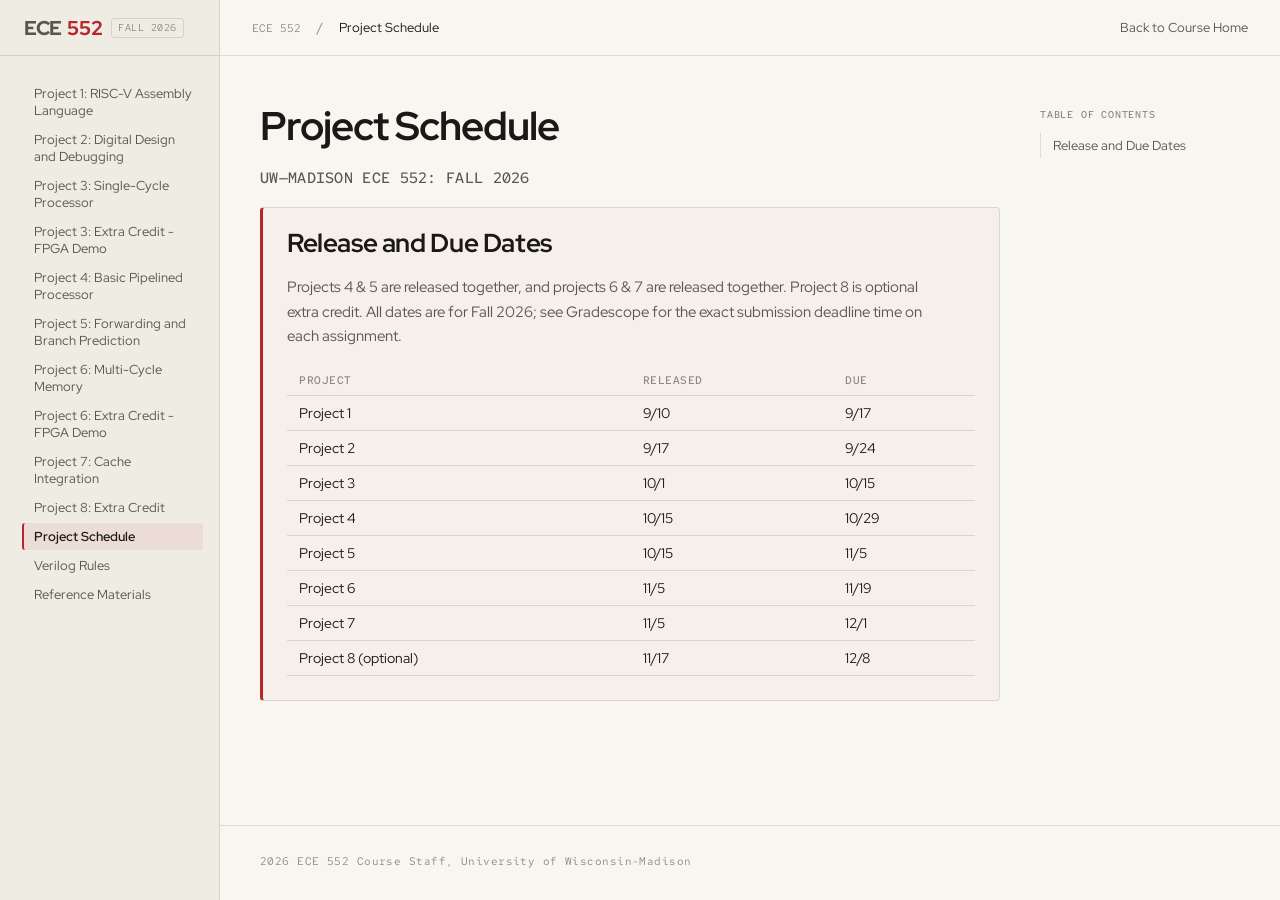
<file: schedule/index.html>
<!doctype html>
<html lang="en">
    <head>
        <meta charset="utf-8">
        <meta name="viewport" content="width=device-width, initial-scale=1.0">
        <title>Project Schedule</title>
        <link rel="stylesheet" href="/styles/site.css">

        <link rel="preconnect" href="https://fonts.googleapis.com">
        <link rel="preconnect" href="https://fonts.gstatic.com" crossorigin>
        <link href="https://fonts.googleapis.com/css2?family=Red+Hat+Display:ital,wght@0,300;0,400;0,500;0,600;0,700;0,800;1,500;1,600&family=Red+Hat+Mono:wght@300;400;500;600&display=swap" rel="stylesheet">
    </head>

    <body>
        <div class="wa-docs-shell">
            <aside class="wa-docs-rail">
                
                <div class="wa-docs-rail-head">
                    <a class="wa-wordmark" href="/"><span class="wisc">ECE</span><span class="arch">552</span></a>
                    <span class="wa-docs-rail-version">Fall 2026</span>
                </div>

                
                <button type="button" class="wa-docs-disclosure-summary" aria-expanded="false" aria-controls="wa-docs-rail-nav" data-disclosure>
                    <span class="wa-docs-disclosure-label">Project Schedule</span>
                    <span class="wa-docs-disclosure-icon" aria-hidden="true">+</span>
                </button>

                <nav id="wa-docs-rail-nav" class="wa-docs-rail-nav" aria-label="Project Schedule" data-mobile-hidden>
                    
                    
                    <a class="wa-docs-rail-link" href="/project1/">Project 1: RISC-V Assembly Language</a>
                    
                    <a class="wa-docs-rail-link" href="/project2/">Project 2: Digital Design and Debugging</a>
                    
                    <a class="wa-docs-rail-link" href="/project3/">Project 3: Single-Cycle Processor</a>
                    
                    <a class="wa-docs-rail-link" href="/project3_ec/">Project 3: Extra Credit - FPGA Demo</a>
                    
                    <a class="wa-docs-rail-link" href="/project4/">Project 4: Basic Pipelined Processor</a>
                    
                    <a class="wa-docs-rail-link" href="/project5/">Project 5: Forwarding and Branch Prediction</a>
                    
                    <a class="wa-docs-rail-link" href="/project6/">Project 6: Multi-Cycle Memory</a>
                    
                    <a class="wa-docs-rail-link" href="/project6_ec/">Project 6: Extra Credit - FPGA Demo</a>
                    
                    <a class="wa-docs-rail-link" href="/project7/">Project 7: Cache Integration</a>
                    
                    <a class="wa-docs-rail-link" href="/project8/">Project 8: Extra Credit</a>
                    
                    <a class="wa-docs-rail-link is-active" href="/schedule/">Project Schedule</a>
                    <a class="wa-docs-rail-link" href="/rules/">Verilog Rules</a>
                    <a class="wa-docs-rail-link" href="/html/reference.html">Reference Materials</a>
                </nav>
            </aside>

            <main class="wa-docs-main">
                <div class="wa-docs-topbar">
                    <div class="wa-docs-breadcrumb">
                        
                        <span class="crumb-mono">ECE 552</span>
                        <span class="crumb-sep" aria-hidden="true">/</span>
                        
                        <span class="crumb-cur">Project Schedule</span>
                    </div>
                    
                    <div class="wa-docs-topbar-right">
                        <a class="wa-docs-topbar-link" href="/">Back to Course Home</a>
                    </div>
                    
                </div>

                <div class="wa-docs-content">
                    <article class="wa-docs-article">
                        
                        <h1 class="wa-docs-h1">Project Schedule</h1>
                        <p class="wa-docs-page-tag">UW—Madison ECE 552: Fall 2026</p>

                        <div class="instructions-box">
<h2 id="release-and-due-dates" tabindex="-1">Release and Due Dates</h2>
<p>Projects 4 &amp; 5 are released together, and projects 6 &amp; 7 are released together. Project 8 is optional extra credit. All dates are for Fall 2026; see Gradescope for the exact submission deadline time on each assignment.</p>
<div class="table-scroll"><table>
<thead>
<tr>
<th>Project</th>
<th>Released</th>
<th>Due</th>
</tr>
</thead>
<tbody>
<tr>
<td>Project 1</td>
<td>9/10</td>
<td>9/17</td>
</tr>
<tr>
<td>Project 2</td>
<td>9/17</td>
<td>9/24</td>
</tr>
<tr>
<td>Project 3</td>
<td>10/1</td>
<td>10/15</td>
</tr>
<tr>
<td>Project 4</td>
<td>10/15</td>
<td>10/29</td>
</tr>
<tr>
<td>Project 5</td>
<td>10/15</td>
<td>11/5</td>
</tr>
<tr>
<td>Project 6</td>
<td>11/5</td>
<td>11/19</td>
</tr>
<tr>
<td>Project 7</td>
<td>11/5</td>
<td>12/1</td>
</tr>
<tr>
<td>Project 8 (optional)</td>
<td>11/17</td>
<td>12/8</td>
</tr>
</tbody>
</table>
</div></div>


                        
                    </article>

                    
                    <nav class="wa-docs-toc" aria-label="Table of Contents">
                        <div class="h">Table of Contents</div>
                        <ul class="wa-docs-toc-list">
                            
                            
                            <li><a href="#release-and-due-dates">Release and Due Dates</a></li>
                            
                            
                        </ul>
                    </nav>
                    
                </div>

                <footer class="wa-docs-footer">
                    <p>2026 ECE 552 Course Staff, University of Wisconsin-Madison</p>
                </footer>
            </main>
        </div>

        
        <script>
            (function () {
                var btn = document.querySelector('[data-disclosure]');
                var nav = document.getElementById('wa-docs-rail-nav');
                if (!btn || !nav) return;
                btn.addEventListener('click', function () {
                    var hidden = nav.hasAttribute('data-mobile-hidden');
                    if (hidden) {
                        nav.removeAttribute('data-mobile-hidden');
                    } else {
                        nav.setAttribute('data-mobile-hidden', '');
                    }
                    btn.setAttribute('aria-expanded', hidden ? 'true' : 'false');
                    btn.querySelector('.wa-docs-disclosure-icon').textContent = hidden ? '×' : '+';
                });
            })();
        </script>
    </body>
</html>
</file>
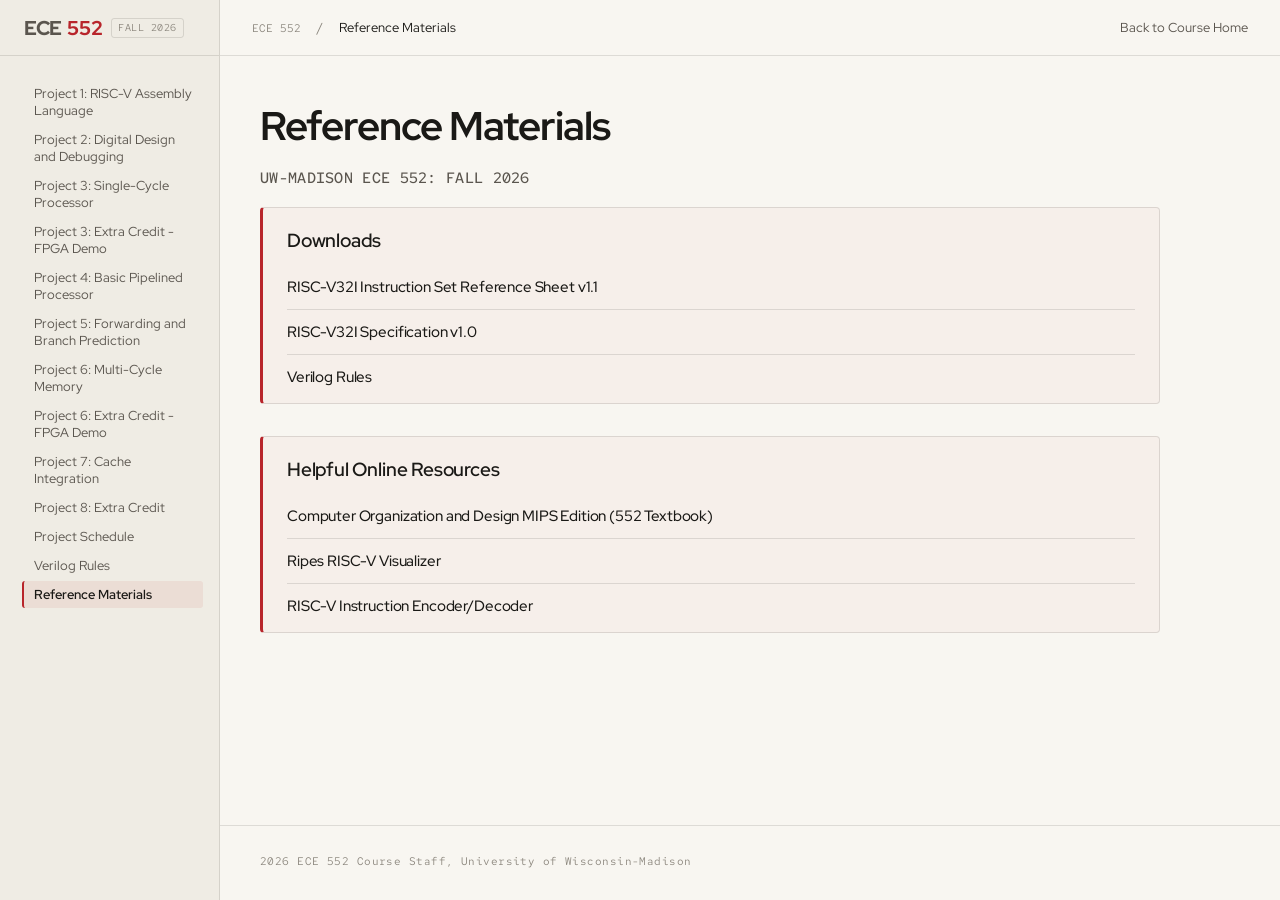
<file: html/reference.html>
<!doctype html>
<html lang="en">
    <head>
        <meta charset="utf-8">
        <meta name="viewport" content="width=device-width, initial-scale=1.0">
        <title>Reference Materials</title>
        <link rel="stylesheet" href="/styles/site.css">

        <link rel="preconnect" href="https://fonts.googleapis.com">
        <link rel="preconnect" href="https://fonts.gstatic.com" crossorigin>
        <link href="https://fonts.googleapis.com/css2?family=Red+Hat+Display:ital,wght@0,300;0,400;0,500;0,600;0,700;0,800;1,500;1,600&family=Red+Hat+Mono:wght@300;400;500;600&display=swap" rel="stylesheet">
    </head>

    <body>
        <div class="wa-docs-shell">
            <aside class="wa-docs-rail">
                
                <div class="wa-docs-rail-head">
                    <a class="wa-wordmark" href="/"><span class="wisc">ECE</span><span class="arch">552</span></a>
                    <span class="wa-docs-rail-version">Fall 2026</span>
                </div>

                
                <button type="button" class="wa-docs-disclosure-summary" aria-expanded="false" aria-controls="wa-docs-rail-nav" data-disclosure>
                    <span class="wa-docs-disclosure-label">Reference Materials</span>
                    <span class="wa-docs-disclosure-icon" aria-hidden="true">+</span>
                </button>

                <nav id="wa-docs-rail-nav" class="wa-docs-rail-nav" aria-label="Reference Materials" data-mobile-hidden>
                    
                    
                    <a class="wa-docs-rail-link" href="/project1/">Project 1: RISC-V Assembly Language</a>
                    
                    <a class="wa-docs-rail-link" href="/project2/">Project 2: Digital Design and Debugging</a>
                    
                    <a class="wa-docs-rail-link" href="/project3/">Project 3: Single-Cycle Processor</a>
                    
                    <a class="wa-docs-rail-link" href="/project3_ec/">Project 3: Extra Credit - FPGA Demo</a>
                    
                    <a class="wa-docs-rail-link" href="/project4/">Project 4: Basic Pipelined Processor</a>
                    
                    <a class="wa-docs-rail-link" href="/project5/">Project 5: Forwarding and Branch Prediction</a>
                    
                    <a class="wa-docs-rail-link" href="/project6/">Project 6: Multi-Cycle Memory</a>
                    
                    <a class="wa-docs-rail-link" href="/project6_ec/">Project 6: Extra Credit - FPGA Demo</a>
                    
                    <a class="wa-docs-rail-link" href="/project7/">Project 7: Cache Integration</a>
                    
                    <a class="wa-docs-rail-link" href="/project8/">Project 8: Extra Credit</a>
                    
                    <a class="wa-docs-rail-link" href="/schedule/">Project Schedule</a>
                    <a class="wa-docs-rail-link" href="/rules/">Verilog Rules</a>
                    <a class="wa-docs-rail-link is-active" href="/html/reference.html">Reference Materials</a>
                </nav>
            </aside>

            <main class="wa-docs-main">
                <div class="wa-docs-topbar">
                    <div class="wa-docs-breadcrumb">
                        
                        <span class="crumb-mono">ECE 552</span>
                        <span class="crumb-sep" aria-hidden="true">/</span>
                        
                        <span class="crumb-cur">Reference Materials</span>
                    </div>
                    
                    <div class="wa-docs-topbar-right">
                        <a class="wa-docs-topbar-link" href="/">Back to Course Home</a>
                    </div>
                    
                </div>

                <div class="wa-docs-content is-single-column">
                    <article class="wa-docs-article">
                        
                        <h1 class="wa-docs-h1">Reference Materials</h1>
                        <p class="wa-docs-page-tag">UW-Madison ECE 552: Fall 2026</p>

                        
<div class="instructions-box">
    <h3>Downloads</h3>
    <h3 class="download-link"><a href="/downloads/RV32I-ref_card_rev1.pdf" download>RISC-V32I Instruction Set Reference Sheet v1.1</a></h3>
    <h3 class="download-link"><a href="/downloads/RV32I-specification_rev0.pdf" download>RISC-V32I Specification v1.0</a></h3>
    <h3 class="download-link"><a href="/rules/">Verilog Rules</a></h3>
</div>

<div class="instructions-box">
    <h3>Helpful Online Resources</h3>
    <h3 class="download-link"><a href="https://search.library.wisc.edu/catalog/9914182535502121">Computer Organization and Design MIPS Edition (552 Textbook)</a></h3>
    <h3 class="download-link"><a href="https://ripes.dk/">Ripes RISC-V Visualizer</a></h3>
    <h3 class="download-link"><a href="https://luplab.gitlab.io/rvcodecjs/">RISC-V Instruction Encoder/Decoder</a></h3>
</div>


                        
                    </article>

                    
                </div>

                <footer class="wa-docs-footer">
                    <p>2026 ECE 552 Course Staff, University of Wisconsin-Madison</p>
                </footer>
            </main>
        </div>

        
        <script>
            (function () {
                var btn = document.querySelector('[data-disclosure]');
                var nav = document.getElementById('wa-docs-rail-nav');
                if (!btn || !nav) return;
                btn.addEventListener('click', function () {
                    var hidden = nav.hasAttribute('data-mobile-hidden');
                    if (hidden) {
                        nav.removeAttribute('data-mobile-hidden');
                    } else {
                        nav.setAttribute('data-mobile-hidden', '');
                    }
                    btn.setAttribute('aria-expanded', hidden ? 'true' : 'false');
                    btn.querySelector('.wa-docs-disclosure-icon').textContent = hidden ? '×' : '+';
                });
            })();
        </script>
    </body>
</html>
</file>
<file: styles/site.css>
/*
 * The ECE 552 site's stylesheet. Hand-written and shipped as-is: it is
 * passthrough-copied by eleventy.config.js, so there is no CSS build step
 * and no generated file to keep in sync.
 *
 * The design is a documentation shell -- sticky left rail of page links, a
 * breadcrumb topbar, a measured article column, and a sticky "on this page"
 * table of contents -- over a warm paper/ink palette with a Wisconsin red
 * accent. Structure is carried by hairlines and the type scale; there are
 * deliberately no cards, shadows or fills beyond the callout tints.
 *
 * Class vocabulary is shared with the markup in _includes/project.njk. Three
 * class names are not ours to rename: .instructions-box (emitted by
 * markdown-it-container for `::: instructions-box` blocks), .table-scroll
 * (emitted by the table renderer override in eleventy.config.js) and .line
 * (emitted by Shiki).
 */

/* ── design tokens ───────────────────────────────────────────── */
:root {
  --red: #b8252b;

  --ink: #1a1916;
  --ink-mute: #5a554e;
  --ink-faint: #8a857c;
  --paper: #f8f6f1;
  --paper-2: #efece4;
  --rule: rgba(26, 25, 22, 0.12);
  --rule-strong: rgba(26, 25, 22, 0.22);

  --red-tint: rgba(184, 37, 43, 0.03);
  --red-wash: rgba(184, 37, 43, 0.08);
  --red-edge: rgba(184, 37, 43, 0.35);
  --code-fill: rgba(26, 25, 22, 0.06);

  --sans: "Red Hat Display", system-ui, -apple-system, BlinkMacSystemFont, sans-serif;
  --mono: "Red Hat Mono", ui-monospace, SFMono-Regular, Menlo, monospace;

  /* Shared height of the two boxes that make up the page's header band:
     the rail's wordmark head and the main column's breadcrumb topbar. Both
     are min-height: var(--head-h) with box-sizing: border-box, so their
     bottom hairlines land on the same pixel row and read as one unbroken
     rule across the page. Neither box may set vertical padding large
     enough to grow past it. */
  --head-h: 56px;
}

* { box-sizing: border-box; }

html, body { margin: 0; padding: 0; min-height: 100%; }
html { scroll-behavior: smooth; }

body {
  background: var(--paper);
  color: var(--ink);
  font-family: var(--sans);
  -webkit-font-smoothing: antialiased;
  overflow-x: hidden;
}

a { color: inherit; }

/* ── wordmark ────────────────────────────────────────────────── */
.wa-wordmark {
  font-family: var(--sans);
  font-weight: 800;
  font-size: 20px;
  letter-spacing: -0.02em;
  line-height: 1;
  display: inline-flex;
  align-items: baseline;
  gap: 0.28em;
  text-decoration: none;
}
.wa-wordmark > .wisc { color: var(--ink-mute); }
.wa-wordmark > .arch { color: var(--red); }

/* ── docs shell ──────────────────────────────────────────────── */
.wa-docs-shell {
  width: 100%;
  min-height: 100vh;
  background: var(--paper);
  color: var(--ink);
  display: flex;
}

/* left rail */
.wa-docs-rail {
  width: 240px;
  flex-shrink: 0;
  background: var(--paper-2);
  border-right: 1px solid var(--rule);
  /* No padding-top: the rail head is the first child and has to start at
     y=0 so its bottom hairline lines up with the topbar's. */
  padding: 0 0 60px;
  position: sticky;
  top: 0;
  /* align-self keeps this a sticky box of its own rather than a stretched
     flex item, so its height has to be stated: without min-height the
     panel and its right hairline stop after the last nav link. Pinned at
     top: 0 with min == max == 100vh, it covers the viewport at every
     scroll position and scrolls internally when the nav outgrows it. */
  align-self: flex-start;
  min-height: 100vh;
  max-height: 100vh;
  overflow-y: auto;
}
.wa-docs-rail-head {
  display: flex;
  align-items: center;
  gap: 9px;
  min-height: var(--head-h);
  padding: 0 24px;
  border-bottom: 1px solid var(--rule);
  margin-bottom: 24px;
}
/* Term badge, inline to the right of the wordmark rather than stacked
   under it -- stacking is what made the rail head twice the topbar's
   height. A hairline outline, no fill: the same structure-by-rules
   treatment as the rest of the shell. 10px text on a 1 line-height plus
   4px/1px of padding and border makes it exactly 20px tall, matching the
   wordmark's own line box, so the row centres cleanly. */
.wa-docs-rail-version {
  font-family: var(--mono);
  font-size: 10px;
  line-height: 1;
  color: var(--ink-faint);
  letter-spacing: 0.05em;
  text-transform: uppercase;
  white-space: nowrap;
  padding: 4px 6px;
  border: 1px solid var(--rule);
  border-radius: 3px;
}
.wa-docs-rail-nav { padding: 0 16px 0 22px; }
.wa-docs-rail-link {
  display: block;
  padding: 5px 10px;
  border-radius: 3px;
  font-size: 13px;
  color: var(--ink-mute);
  margin-bottom: 2px;
  border-left: 2px solid transparent;
  text-decoration: none;
}
.wa-docs-rail-link:hover,
.wa-docs-rail-link:focus-visible { color: var(--ink); outline: none; }
.wa-docs-rail-link.is-active {
  color: var(--ink);
  background: var(--red-wash);
  border-left-color: var(--red);
  font-weight: 600;
}

/* main column */
.wa-docs-main { flex: 1; min-width: 0; display: flex; flex-direction: column; }

/* top bar */
.wa-docs-topbar {
  display: flex;
  align-items: center;
  justify-content: space-between;
  gap: 16px;
  /* Height comes from --head-h, not from padding, so it stays locked to
     the rail head; the 8px is only a floor for a breadcrumb that wraps. */
  min-height: var(--head-h);
  padding: 8px 48px;
  border-bottom: 1px solid var(--rule);
  font-size: 13px;
  position: sticky;
  top: 0;
  background: var(--paper);
  z-index: 10;
}
.wa-docs-breadcrumb {
  display: flex;
  align-items: center;
  gap: 16px;
  min-width: 0;
  color: var(--ink-mute);
}
.wa-docs-breadcrumb .crumb-mono {
  font-family: var(--mono);
  font-size: 11px;
  color: var(--ink-faint);
  white-space: nowrap;
}
.wa-docs-breadcrumb .crumb-sep { color: var(--ink-faint); }
.wa-docs-breadcrumb .crumb-cur {
  color: var(--ink);
  overflow: hidden;
  text-overflow: ellipsis;
  white-space: nowrap;
}

.wa-docs-topbar-right {
  display: flex;
  gap: 14px;
  align-items: center;
}
.wa-docs-topbar-link {
  color: var(--ink-mute);
  text-decoration: none;
  font-size: 13px;
  white-space: nowrap;
}
.wa-docs-topbar-link:hover,
.wa-docs-topbar-link:focus-visible { color: var(--ink); outline: none; }

/* two-col content */
.wa-docs-content {
  flex: 1;
  display: grid;
  grid-template-columns: minmax(0, 1fr) 200px;
  gap: 48px;
  padding: 56px 56px 80px;
}
.wa-docs-content.is-single-column { grid-template-columns: minmax(0, 1fr); }

/* 900px, not the 760px this started at. The pages are instruction-format
   diagrams, opcode tables and SystemVerilog listings rather than prose, and
   760px forced most of them to scroll. The fixed chrome around the article
   is 600px (240 rail + 2x56 page padding + 48 gap + 200 contents), so the
   cap only binds from ~1500px up; at 1440x900 the column simply fills the
   840px that are left, and at 1728 it settles at 900 with the slack going
   to the right margin. Above 900 the 44px h1 starts to look small against
   its own measure and body text passes ~120 characters a line. */
.wa-docs-article {
  min-width: 0;
  max-width: 900px;
}

/* page header */
.wa-docs-page-tag {
  font-family: var(--mono);
  font-size: 11px;
  font-weight: 500;
  letter-spacing: 0.02em;
  text-transform: uppercase;
  color: var(--red);
  margin: 0 0 36px;
}

.wa-docs-h1 {
  font-size: 44px;
  font-weight: 700;
  letter-spacing: -0.025em;
  line-height: 1.1;
  margin: 0 0 18px;
  text-wrap: balance;
}

/* draft banner -- project pages whose front matter is still draft: true.
   Sticks under the topbar so it stays visible while reading. */
.draft-banner {
  position: sticky;
  top: 0;
  z-index: 9;
  margin: 0 0 32px;
  padding: 10px 16px;
  border-radius: 2px;
  background: var(--red);
  color: var(--paper);
  font-family: var(--mono);
  font-size: 11px;
  font-weight: 600;
  letter-spacing: 0.12em;
  text-transform: uppercase;
  text-align: center;
}

/* ── markdown content inside .wa-docs-article ───────────────── */
.wa-docs-article h2 {
  font-size: 26px;
  font-weight: 700;
  margin: 48px 0 16px;
  letter-spacing: -0.015em;
  line-height: 1.2;
  padding-bottom: 10px;
  border-bottom: 1px solid var(--rule);
  color: var(--ink);
  scroll-margin-top: 88px;
  text-wrap: balance;
}
.wa-docs-article h3 {
  font-size: 19px;
  font-weight: 600;
  margin: 32px 0 12px;
  letter-spacing: -0.01em;
  color: var(--ink);
  scroll-margin-top: 88px;
  text-wrap: balance;
}
.wa-docs-article h4 {
  font-size: 15px;
  font-weight: 600;
  margin: 24px 0 10px;
  color: var(--ink);
  scroll-margin-top: 88px;
}
.wa-docs-article p {
  font-size: 15px;
  line-height: 1.65;
  color: var(--ink-mute);
  margin: 0 0 16px;
  text-wrap: pretty;
}
.wa-docs-article a {
  color: var(--red);
  text-decoration: none;
  border-bottom: 1px solid var(--red-edge);
}
.wa-docs-article a:hover,
.wa-docs-article a:focus-visible { border-bottom-color: var(--red); outline: none; }
.wa-docs-article ul,
.wa-docs-article ol {
  font-size: 15px;
  line-height: 1.65;
  color: var(--ink-mute);
  margin: 0 0 16px;
  padding-left: 24px;
}
.wa-docs-article li { margin-bottom: 6px; }
.wa-docs-article li > p { margin: 0 0 8px; }
.wa-docs-article code {
  font-family: var(--mono);
  font-size: 13px;
  background: var(--code-fill);
  padding: 1px 6px;
  border-radius: 3px;
  color: var(--ink);
}
.wa-docs-article blockquote {
  border-left: 3px solid var(--red);
  padding: 4px 16px;
  margin: 0 0 16px;
  color: var(--ink-mute);
  background: var(--red-tint);
}
/* Shiki writes its own token colors inline; the theme's background is
   remapped to --paper-2 in eleventy.config.js so this frame matches. */
.wa-docs-article pre {
  font-family: var(--mono);
  font-size: 13px;
  background: var(--paper-2);
  border: 1px solid var(--rule);
  border-radius: 4px;
  padding: 14px 16px;
  margin: 0 0 20px;
  overflow-x: auto;
  line-height: 1.55;
}
.wa-docs-article pre code {
  background: none;
  padding: 0;
  border-radius: 0;
  font-size: inherit;
  color: inherit;
}
/* Wide tables scroll inside the measure rather than widening the page. */
.table-scroll {
  margin: 0 0 20px;
  overflow-x: auto;
  overflow-y: hidden;
}
.wa-docs-article table {
  border-collapse: collapse;
  width: 100%;
  font-size: 14px;
  margin: 0;
}
.wa-docs-article th,
.wa-docs-article td {
  text-align: left;
  padding: 8px 12px;
  border-bottom: 1px solid var(--rule);
  vertical-align: top;
}
.wa-docs-article th {
  font-family: var(--mono);
  font-size: 11px;
  text-transform: uppercase;
  letter-spacing: 0.05em;
  color: var(--ink-faint);
  font-weight: 500;
  white-space: nowrap;
}
.wa-docs-article img {
  max-width: 100%;
  height: auto;
  border-radius: 4px;
  border: 1px solid var(--rule);
}
.wa-docs-article hr {
  border: 0;
  border-top: 1px solid var(--rule);
  margin: 32px 0;
}

/* instructions-box container (::: instructions-box) */
.wa-docs-article .instructions-box {
  border: 1px solid var(--rule);
  border-left: 3px solid var(--red);
  border-radius: 4px;
  padding: 20px 24px 4px;
  background: var(--red-tint);
  margin: 0 0 32px;
}
.wa-docs-article .instructions-box > h2:first-child,
.wa-docs-article .instructions-box > h3:first-child {
  margin-top: 0;
  border-bottom: none;
  padding-bottom: 0;
}

/* ── homepage page list ─────────────────────────────────────── */
/* These live inside .wa-docs-article, so every rule that has to beat the
   article's generic red link styling is scoped to it. */
.wa-docs-article .wa-docs-quicklinks {
  border: 1px solid var(--rule);
  border-radius: 4px;
  overflow: hidden;
  margin-top: 8px;
}
.wa-docs-article .wa-docs-quicklinks-row {
  display: grid;
  grid-template-columns: minmax(0, 1fr) 24px;
  gap: 16px;
  align-items: center;
  padding: 13px 20px;
  text-decoration: none;
  border: 0;
  border-bottom: 1px solid var(--rule);
  background: var(--paper);
  font-size: 14px;
  color: var(--ink);
}
.wa-docs-article .wa-docs-quicklinks-row:nth-child(even) { background: rgba(26, 25, 22, 0.012); }
.wa-docs-article .wa-docs-quicklinks-row:last-child { border-bottom: none; }
.wa-docs-article .wa-docs-quicklinks-row:hover,
.wa-docs-article .wa-docs-quicklinks-row:focus-visible {
  background: var(--red-wash);
  color: var(--red);
  outline: none;
}
.wa-docs-article .wa-docs-quicklinks-row .label { font-weight: 500; }
.wa-docs-article .wa-docs-quicklinks-row .arrow { color: var(--ink-faint); text-align: right; }
.wa-docs-article .wa-docs-quicklinks-row:hover .arrow,
.wa-docs-article .wa-docs-quicklinks-row:focus-visible .arrow { color: var(--red); }

/* ── reference-material rows ────────────────────────────────── */
.wa-docs-article .download-link {
  margin: 0;
  font-size: 15px;
  font-weight: 500;
}
.wa-docs-article .download-link a {
  display: block;
  padding: 12px 0;
  border: 0;
  border-bottom: 1px solid var(--rule);
  color: var(--ink);
}
.wa-docs-article .download-link:last-child a { border-bottom: none; }
.wa-docs-article .download-link a:hover,
.wa-docs-article .download-link a:focus-visible { color: var(--red); }

/* ── prev / next pager ──────────────────────────────────────── */
.wa-docs-article .wa-docs-prev-next {
  display: grid;
  grid-template-columns: 1fr 1fr;
  gap: 16px;
  margin-top: 56px;
}
.wa-docs-article .wa-docs-prev-next a {
  display: block;
  padding: 18px 20px;
  border: 1px solid var(--rule);
  border-radius: 4px;
  text-decoration: none;
  color: var(--ink);
  font-size: 15px;
  font-weight: 600;
}
.wa-docs-article .wa-docs-prev-next a:hover,
.wa-docs-article .wa-docs-prev-next a:focus-visible { border-color: var(--rule-strong); outline: none; }
.wa-docs-article .wa-docs-prev-next .next { text-align: right; grid-column: 2; }
.wa-docs-article .wa-docs-prev-next .arrow {
  font-family: var(--mono);
  font-weight: 500;
  color: var(--ink-faint);
}

/* ── on-this-page table of contents ─────────────────────────── */
.wa-docs-toc {
  position: sticky;
  top: 80px;
  align-self: flex-start;
  padding-top: 4px;
}
.wa-docs-toc .h {
  font-family: var(--mono);
  font-size: 10px;
  font-weight: 500;
  color: var(--ink-faint);
  letter-spacing: 0.08em;
  text-transform: uppercase;
  margin-bottom: 12px;
}
.wa-docs-toc-list {
  display: flex;
  flex-direction: column;
  gap: 2px;
  list-style: none;
  margin: 0;
  padding: 0 0 0 12px;
  border-left: 1px solid var(--rule);
}
.wa-docs-toc-list > li { margin: 0; }
.wa-docs-toc-list a {
  display: block;
  font-size: 12.5px;
  color: var(--ink-mute);
  text-decoration: none;
  padding: 4px 0;
}
.wa-docs-toc-list a:hover,
.wa-docs-toc-list a:focus-visible { color: var(--ink); outline: none; }
.wa-docs-toc-list details { margin: 0; }
.wa-docs-toc-list details > summary {
  list-style: none;
  cursor: pointer;
  display: block;
  padding: 4px 0;
  font-size: 12.5px;
  color: var(--ink-mute);
}
.wa-docs-toc-list details > summary::-webkit-details-marker { display: none; }
.wa-docs-toc-list details > summary a {
  display: inline;
  padding: 0;
  color: inherit;
  text-decoration: none;
}
.wa-docs-toc-sublist {
  list-style: none;
  padding: 0 0 0 12px;
  margin: 4px 0 8px;
  border-left: 1px solid var(--rule);
}
.wa-docs-toc-sublist li { margin: 0; }
.wa-docs-toc-sublist a {
  display: block;
  padding: 3px 0 3px 8px;
  font-size: 12px;
  color: var(--ink-faint);
}

/* ── footer ─────────────────────────────────────────────────── */
.wa-docs-footer {
  padding: 32px 56px 36px;
  border-top: 1px solid var(--rule);
  font-family: var(--mono);
  font-size: 11px;
  color: var(--ink-faint);
  letter-spacing: 0.04em;
}
.wa-docs-footer p { margin: 0; }

/* mobile nav disclosure button -- hidden by default (desktop) */
.wa-docs-disclosure-summary {
  display: none;
  appearance: none;
  background: transparent;
  border: 0;
  width: 100%;
  text-align: left;
  font: inherit;
  color: inherit;
  cursor: pointer;
}

/* ── responsive ─────────────────────────────────────────────── */
/* The narrow-desktop tier trades chrome for column: a 20px-narrower rail
   and tighter page padding buy the article ~60px back. It used to start at
   1100px, which was fine while the article was capped at 760px -- below
   that the cap never bound and the tier only affected margins. With a
   900px cap the article is space-limited all the way up to ~1500px, so the
   trade is worth making sooner. 1280px is where the roomy desktop chrome
   (600px of it) would otherwise squeeze the column under ~680px, which is
   about the narrowest the wider opcode tables read at. */
@media (max-width: 1280px) {
  .wa-docs-rail { width: 220px; }
  .wa-docs-topbar { padding: 8px 32px; }
  .wa-docs-content { padding: 48px 40px 64px; gap: 40px; }
  .wa-docs-h1 { font-size: 40px; }
  .wa-docs-footer { padding: 28px 40px 32px; }
}

@media (max-width: 860px) {
  .wa-docs-shell { flex-direction: column; }
  .wa-docs-rail {
    width: 100%;
    min-height: 0;
    max-height: none;
    position: relative;
    top: auto;
    border-right: none;
    border-bottom: 1px solid var(--rule);
    padding: 0 0 24px;
    overflow-y: visible;
  }
  .wa-docs-rail-head { padding: 0 28px; margin-bottom: 18px; }
  .wa-docs-rail-nav { padding: 8px 16px 16px 28px; }

  .wa-docs-topbar { padding: 8px 28px; }

  .wa-docs-content,
  .wa-docs-content.is-single-column {
    grid-template-columns: 1fr;
    padding: 40px 28px 56px;
    gap: 32px;
  }
  .wa-docs-article { max-width: 100%; }
  .wa-docs-toc { display: none; }
  .wa-docs-h1 { font-size: 36px; }
  .wa-docs-article .wa-docs-prev-next { grid-template-columns: 1fr; }
  .wa-docs-article .wa-docs-prev-next .next { text-align: left; grid-column: 1; }
  .wa-docs-footer { padding: 24px 28px; }

  /* show disclosure button on mobile */
  .wa-docs-disclosure-summary {
    display: flex;
    align-items: center;
    justify-content: space-between;
    gap: 12px;
    padding: 14px 28px;
    margin: 0;
    font-family: var(--mono);
    font-size: 11px;
    font-weight: 500;
    color: rgba(26, 25, 22, 0.55);
    letter-spacing: 0.08em;
    text-transform: uppercase;
    border-top: 1px solid rgba(26, 25, 22, 0.08);
  }
  .wa-docs-disclosure-label {
    overflow: hidden;
    text-overflow: ellipsis;
    white-space: nowrap;
  }
  .wa-docs-disclosure-icon {
    font-size: 18px;
    line-height: 1;
    font-weight: 300;
    color: rgba(26, 25, 22, 0.45);
  }
  .wa-docs-rail-nav[data-mobile-hidden] { display: none; }
}

@media (max-width: 560px) {
  /* Phone viewports get a shorter header band; the rail head and the
     topbar are stacked here, so 56px twice is a lot of chrome to scroll
     past. 48px still clears the 20px wordmark and its badge. */
  :root { --head-h: 48px; }
  .wa-docs-rail-head { padding: 0 18px; }
  .wa-docs-rail-nav { padding: 8px 12px 12px 18px; }
  .wa-docs-disclosure-summary { padding: 14px 18px; }
  .wa-docs-topbar { padding: 8px 18px; gap: 10px; }
  .wa-docs-topbar-link { font-size: 12px; }
  .wa-docs-content,
  .wa-docs-content.is-single-column { padding: 32px 18px 48px; gap: 24px; }
  .wa-docs-h1 { font-size: 30px; margin-bottom: 14px; }
  .wa-docs-article .instructions-box { padding: 16px 18px 4px; }
  .wa-docs-article .wa-docs-quicklinks-row { padding: 14px 16px; }
  .wa-docs-footer { padding: 20px 18px; font-size: 10.5px; }
}
</file>
